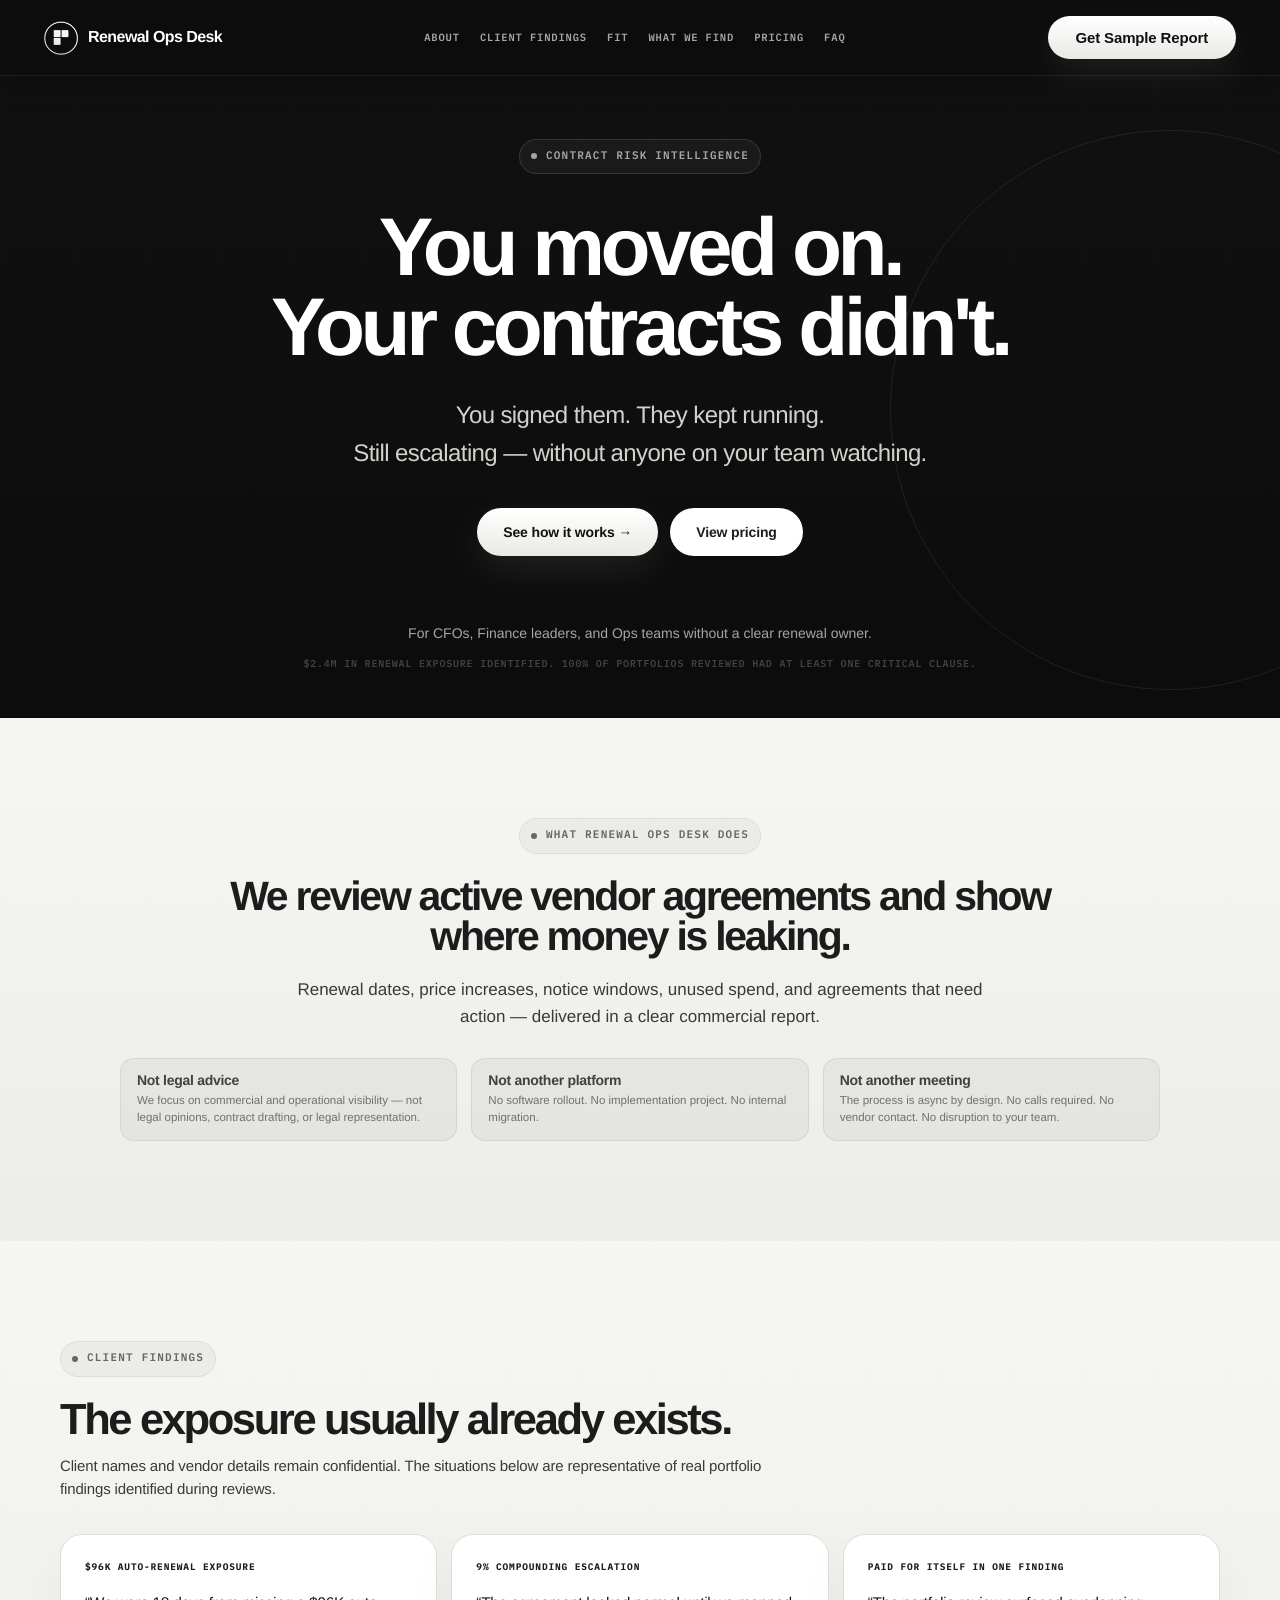
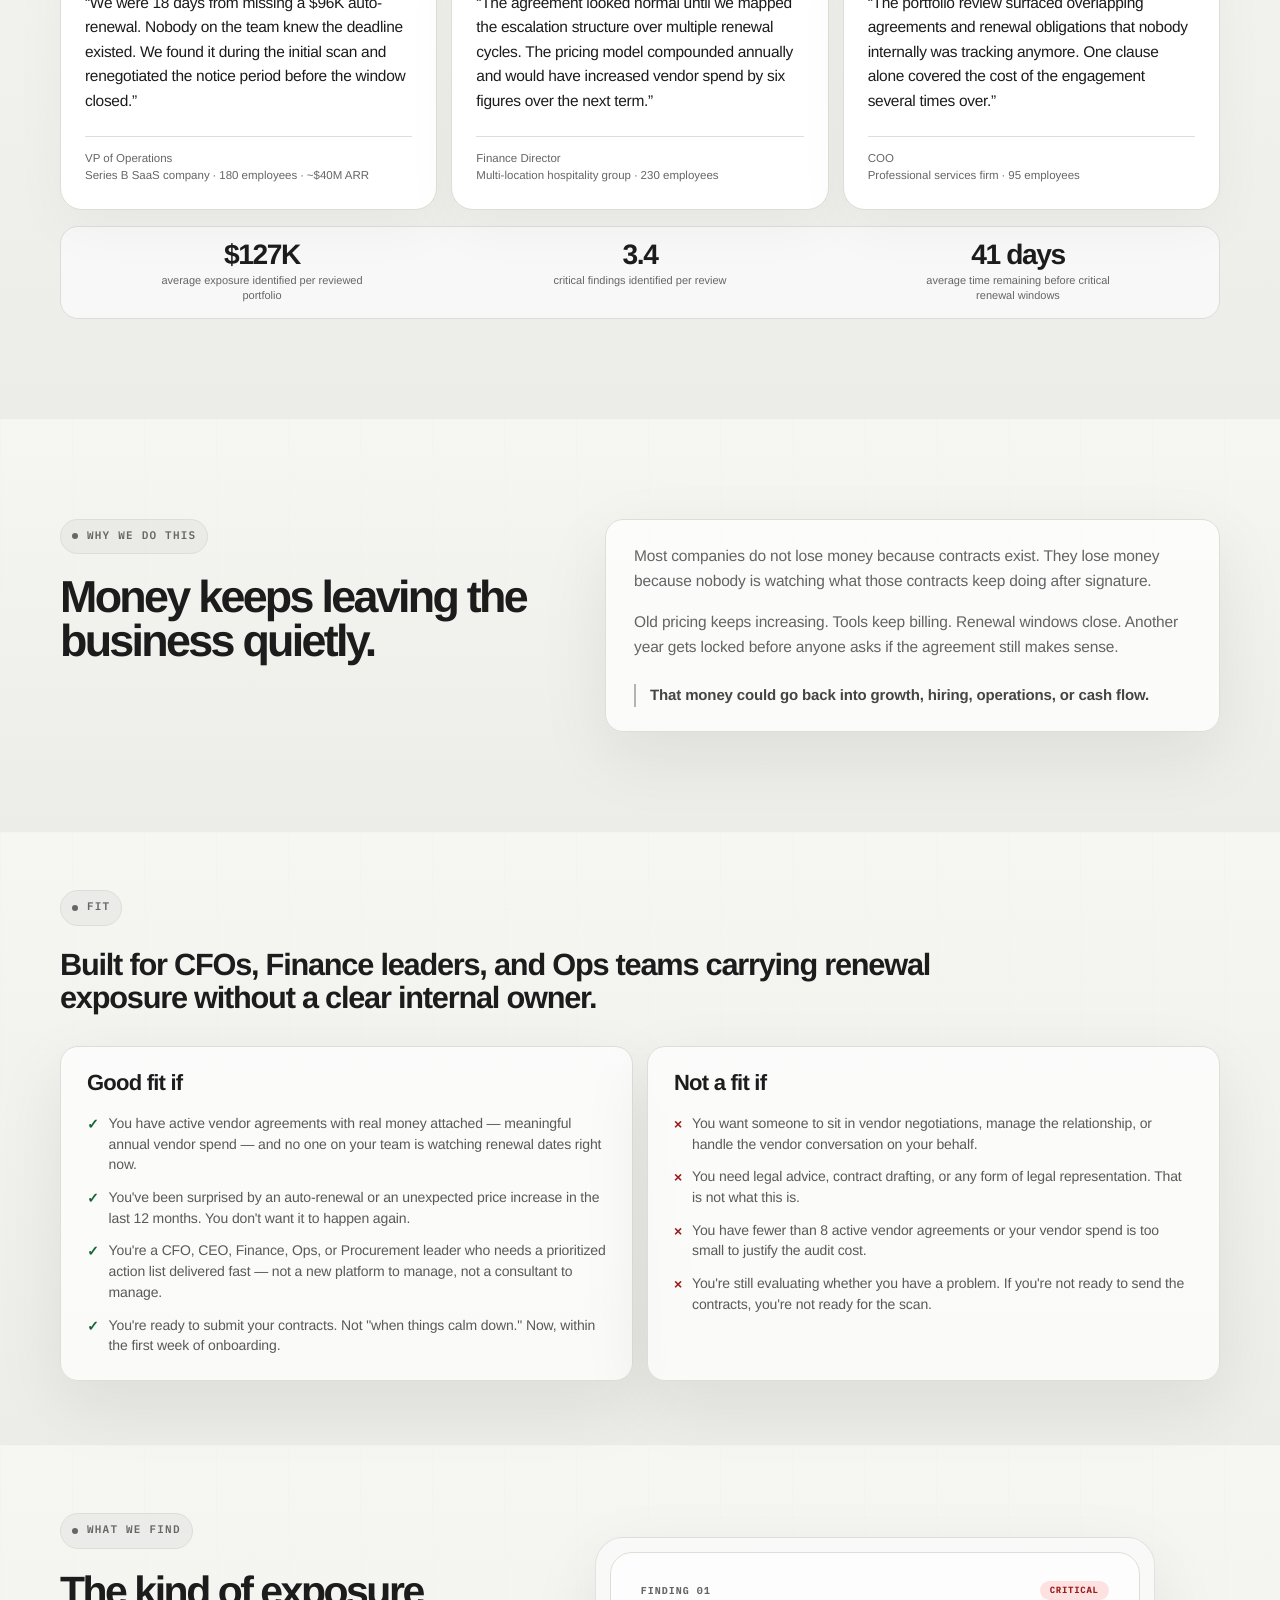
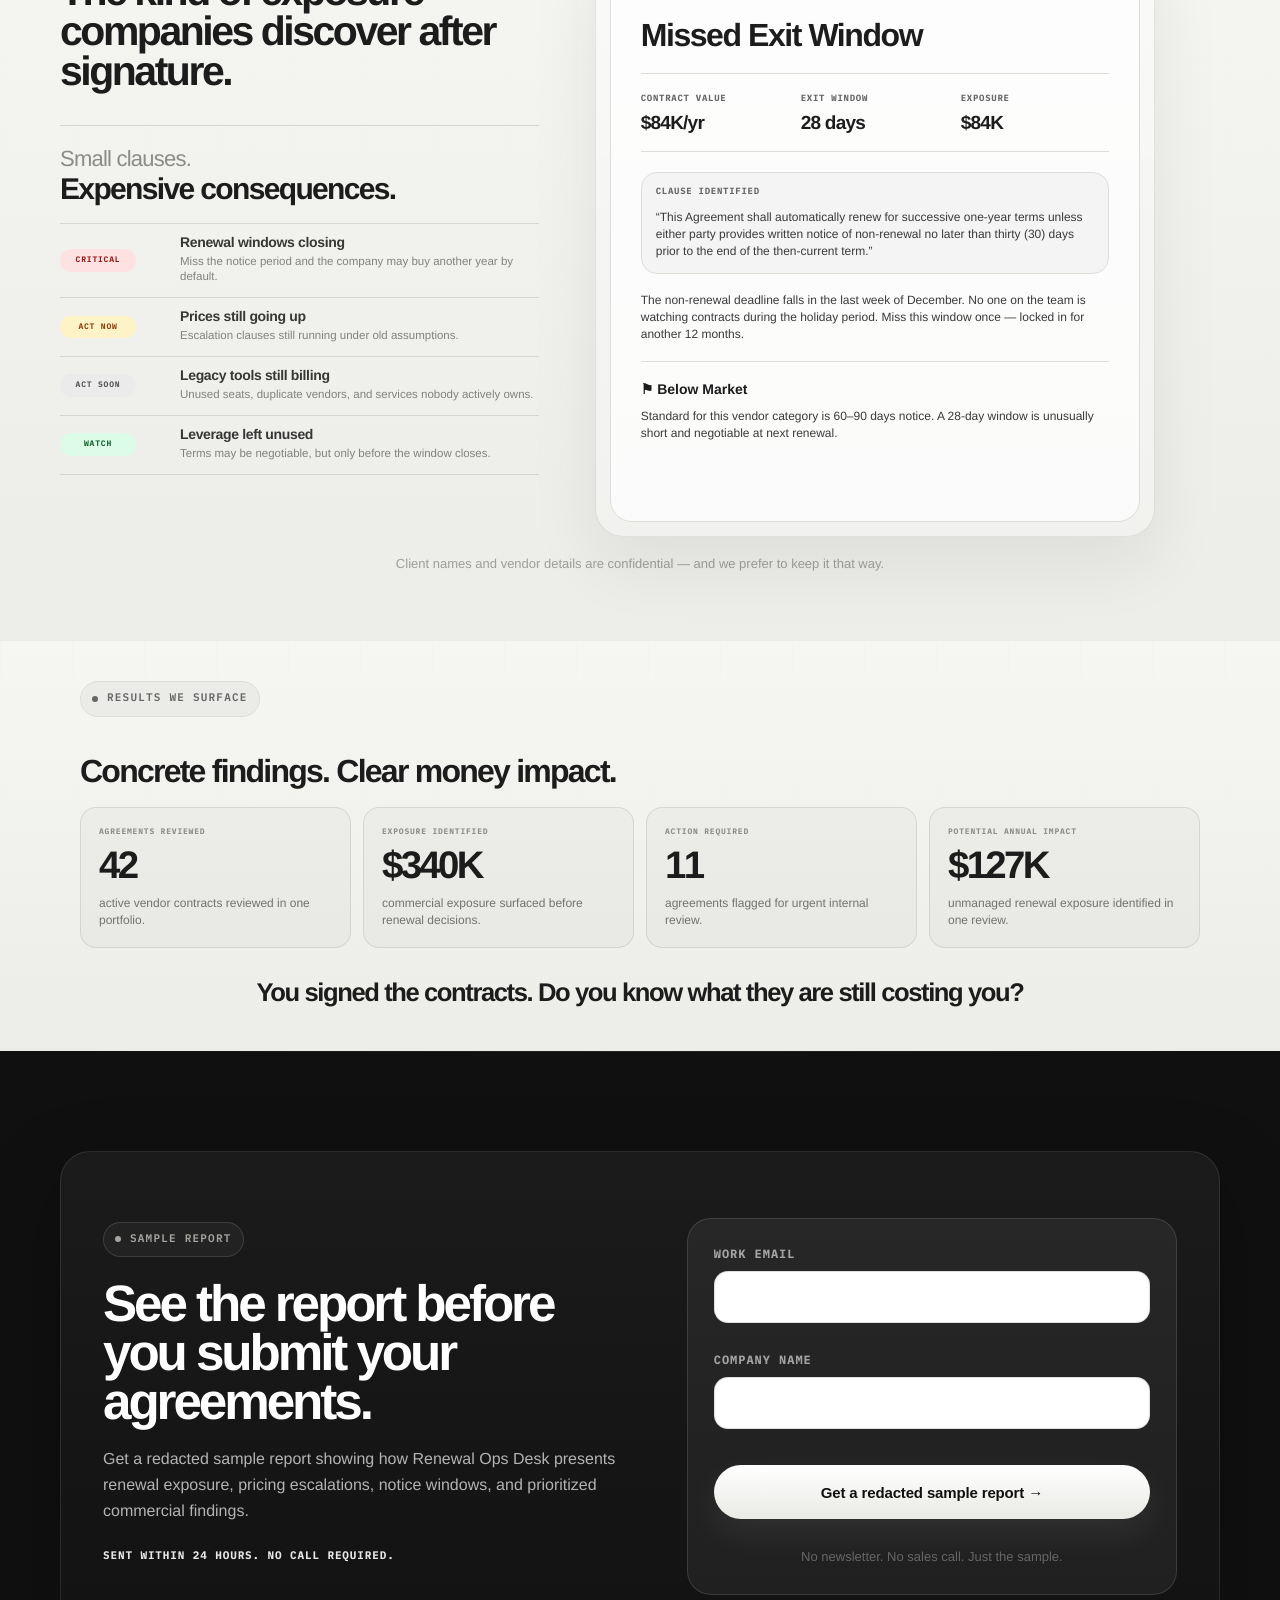
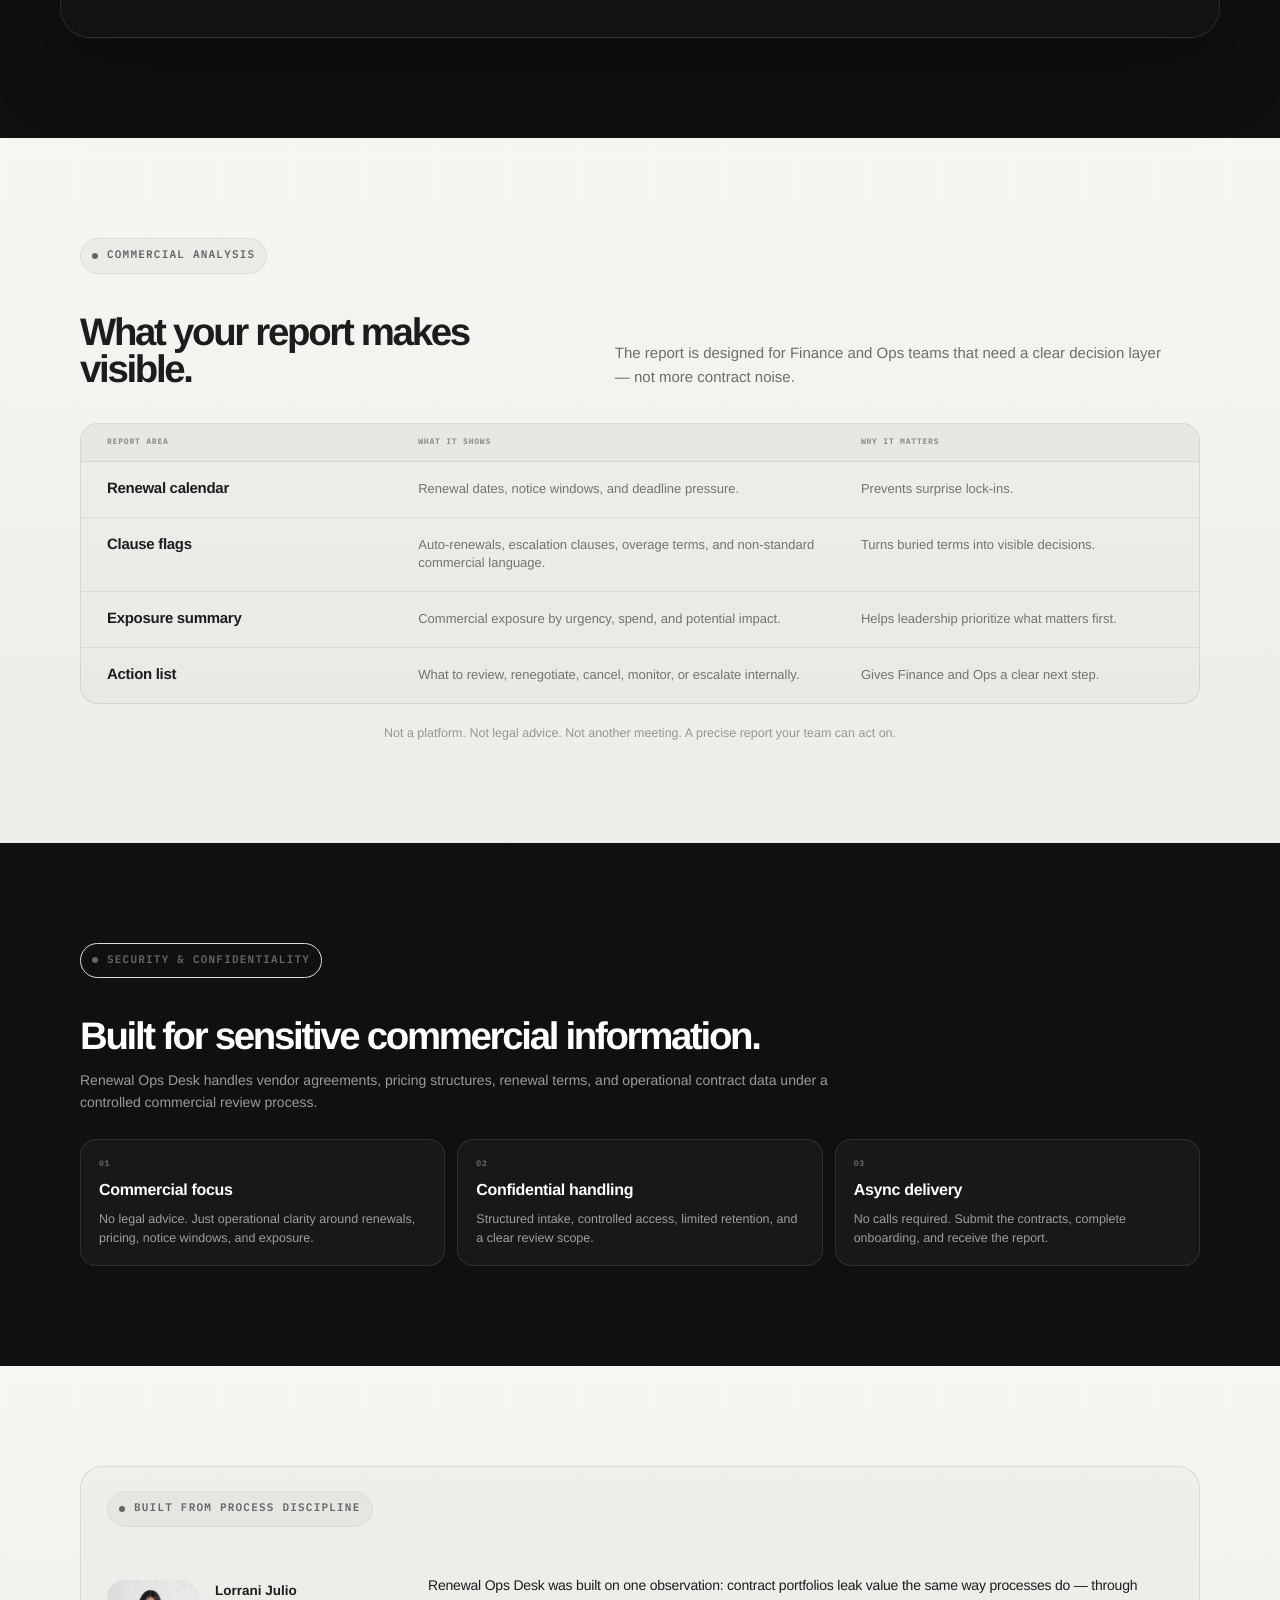
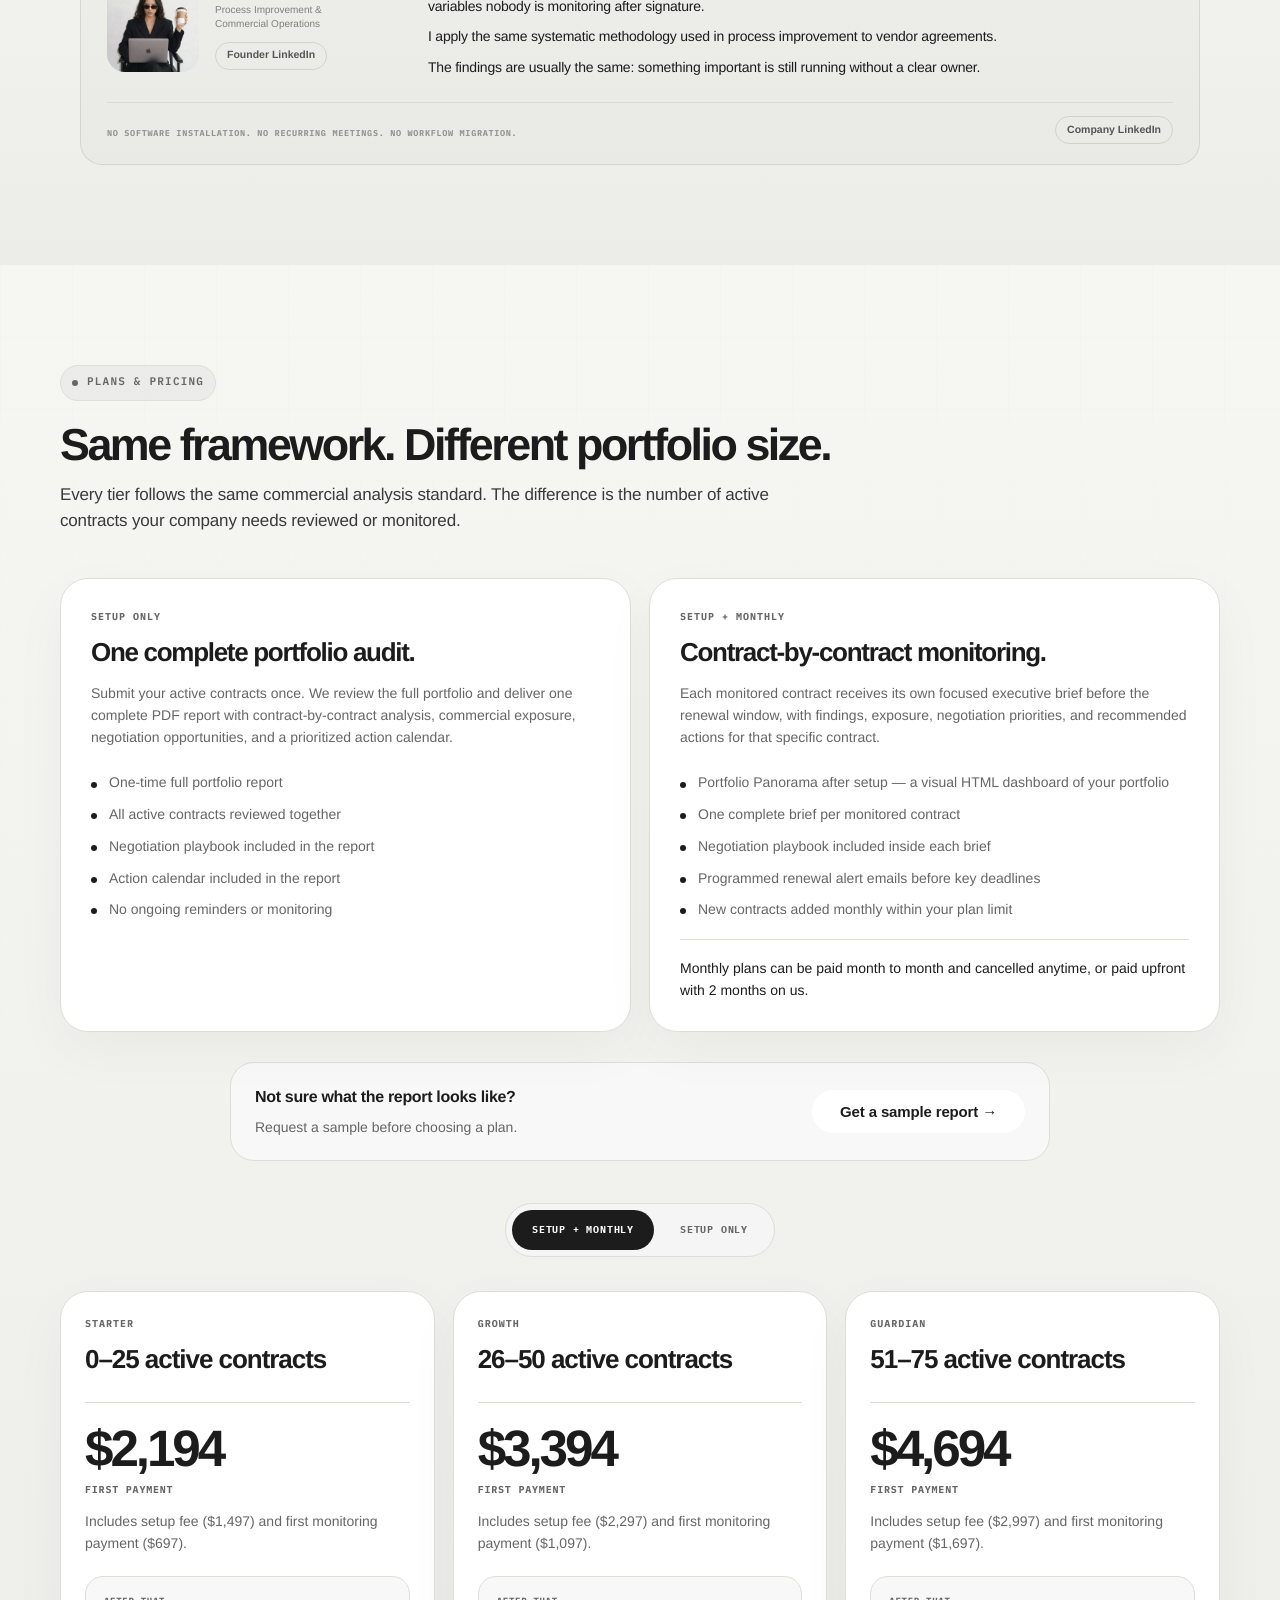
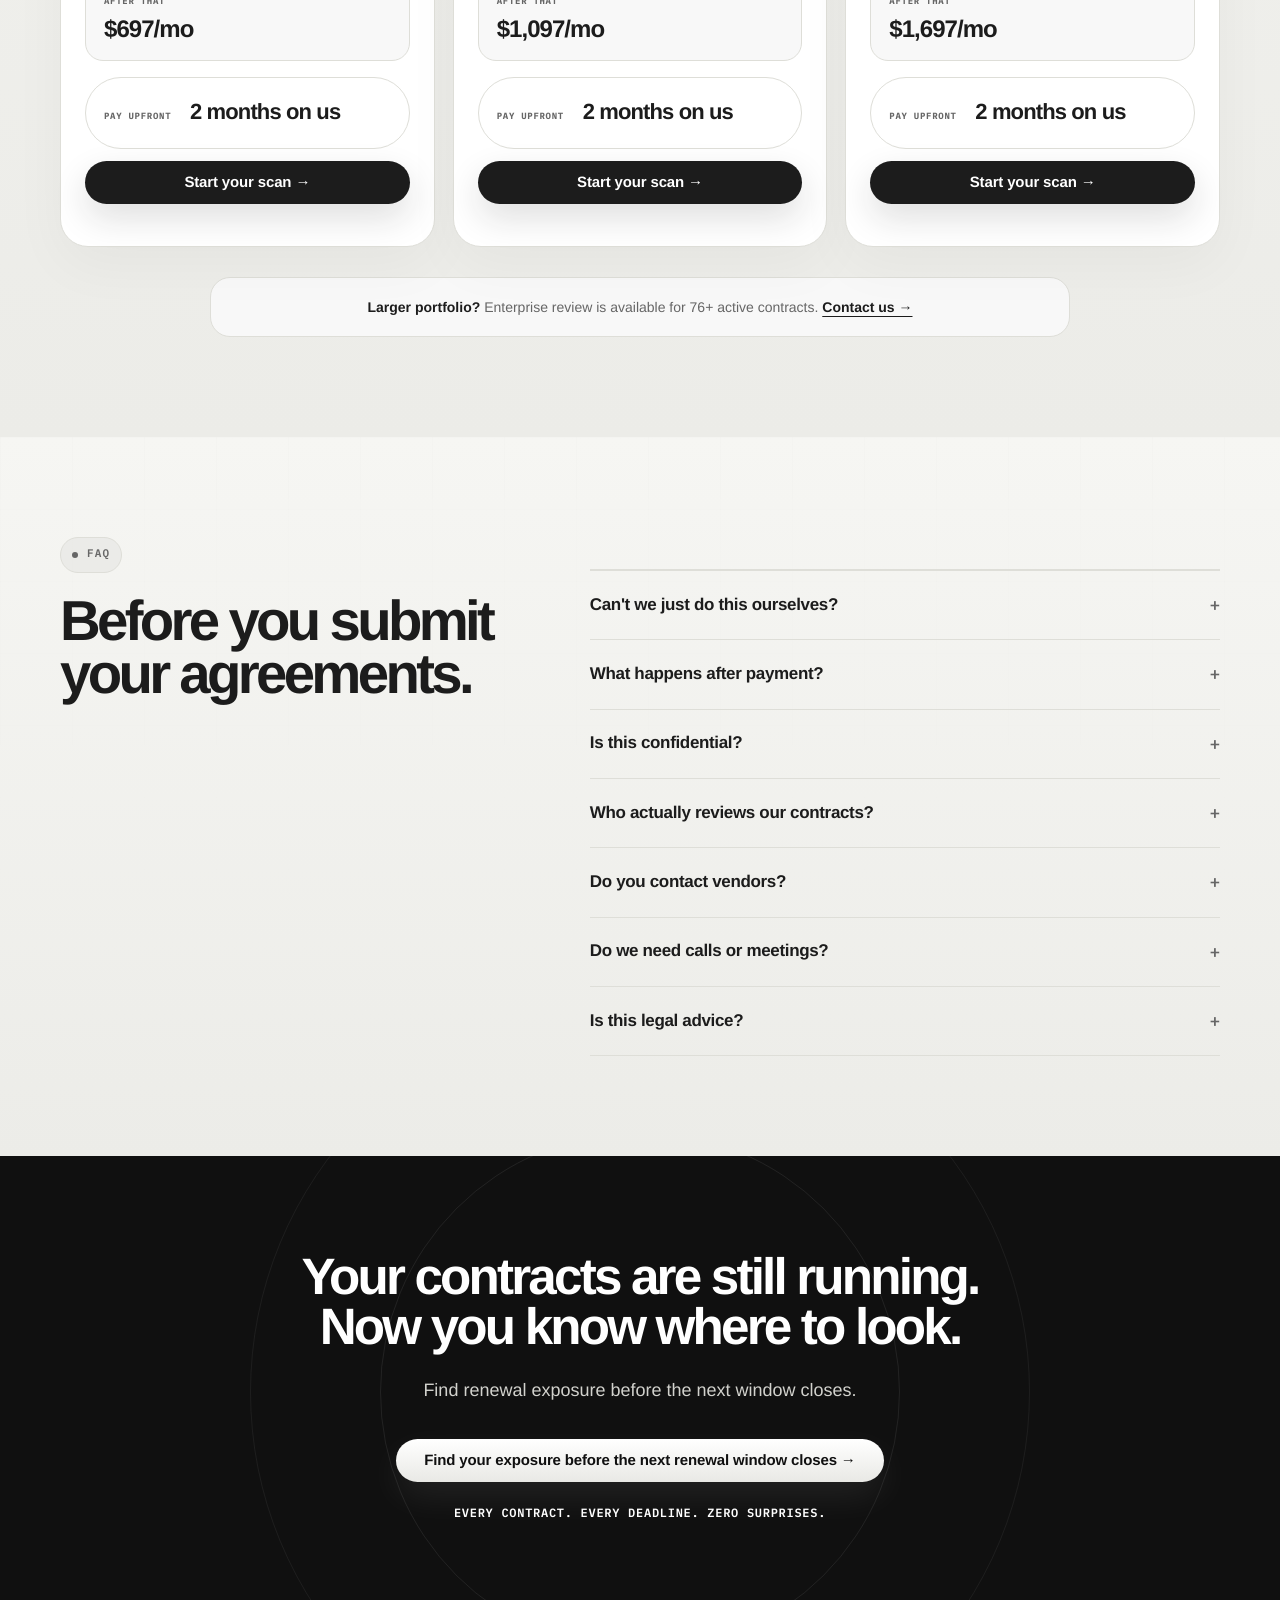
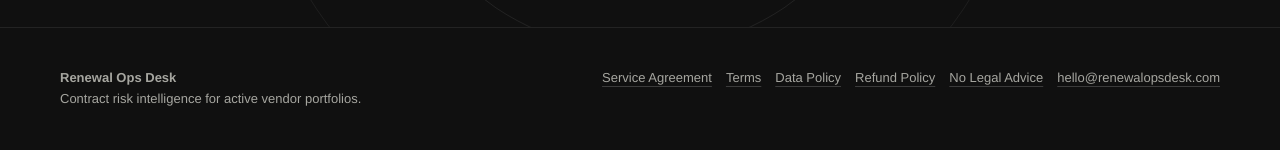
<file: index.html>
<!DOCTYPE html>
<html lang="en">
<head>
  <meta charset="UTF-8" />
 <meta name="viewport" content="width=device-width, initial-scale=1, viewport-fit=cover">

  <title>Renewal Ops Desk | Contract Risk Intelligence</title>
  <meta name="description" content="Renewal Ops Desk helps B2B teams find renewal exposure, pricing escalations, notice windows, and money leaks hidden inside active vendor agreements." />

  <link rel="icon" href="/logo-mark.png" type="image/png" />
  <link rel="apple-touch-icon" href="/logo-mark.png" />
 <link rel="stylesheet" href="/styles.css">
<link rel="stylesheet" href="/mobile.css" media="screen and (max-width: 768px)">
</head>

<body>
<nav class="nav">
  <a href="/" class="brand" aria-label="Renewal Ops Desk home">
    <img class="brand-mark" src="/logo-mark.png" alt="Renewal Ops Desk logo" />
    <span>Renewal Ops Desk</span>
  </a>

  <div class="nav-links">
    <a href="#about">About</a>
    <a href="#proof">Client Findings</a>
    <a href="#fit">Fit</a>
    <a href="#findings">What We Find</a>
    <a href="#pricing">Pricing</a>
    <a href="#faq">FAQ</a>

    <button class="mobile-nav-cta sample-modal-trigger" type="button">
      Get Sample Report
    </button>
  </div>

  <button class="btn btn-primary nav-desktop-cta sample-modal-trigger" type="button">
    Get Sample Report
  </button>

  <button class="mobile-menu-toggle" type="button" aria-label="Open menu">
    <span></span>
  </button>
</nav>

  <main>

  <!-- HERO -->
<section class="hero">
  <div class="container hero-centered">
    <div class="badge">Contract Risk Intelligence</div>

    <h1>You moved on.<br />Your contracts didn't.</h1>

    <p class="hero-subheadline">
      You signed them. They kept running.<br />
      Still escalating — without anyone on your team watching.
    </p>

    <div class="hero-actions">
      <a class="btn btn-primary" href="#about">See how it works →</a>
      <a class="btn btn-secondary" href="#pricing">View pricing</a>
    </div>

    <p class="secondary-line">
      For CFOs, Finance leaders, and Ops teams without a clear renewal owner.
    </p>

    <p class="hero-metrics-line">
      $2.4M in renewal exposure identified. 100% of portfolios reviewed had at least one critical clause.
    </p>
  </div>
</section>

    <!-- ABOUT COMPACT -->
<section class="section light about-compact" id="about">
  <div class="container">
    <div class="compact-intro">
      <div class="eyebrow">What Renewal Ops Desk does</div>

      <h2>
        We review active vendor agreements and show where money is leaking.
      </h2>

      <p>
        Renewal dates, price increases, notice windows, unused spend, and agreements that need action — delivered in a clear commercial report.
      </p>
    </div>

    <div class="about-service-cards">
      <article class="about-service-card light-card">
        <h3>Not legal advice</h3>
        <p>
          We focus on commercial and operational visibility — not legal opinions, contract drafting, or legal representation.
        </p>
      </article>

      <article class="about-service-card light-card">
        <h3>Not another platform</h3>
        <p>
          No software rollout. No implementation project. No internal migration.
        </p>
      </article>

      <article class="about-service-card light-card">
        <h3>Not another meeting</h3>
        <p>
          The process is async by design. No calls required. No vendor contact. No disruption to your team.
        </p>
      </article>
    </div>
  </div>
</section>

   <!-- TESTIMONIALS / SOCIAL PROOF -->
<section class="section light proof-section" id="proof">
  <div class="container">
    <div class="section-head centered">
      <span class="eyebrow">CLIENT FINDINGS</span>

      <h2 class="section-title">
        The exposure usually already exists.
      </h2>

      <p class="section-lead">
        Client names and vendor details remain confidential. The situations below are representative of real portfolio findings identified during reviews.
      </p>
    </div>

    <div class="proof-grid">
      <!-- CARD 1 -->

      <article class="proof-card">
        <div class="proof-amount">
          $96K auto-renewal exposure
        </div>

        <blockquote>
          “We were 18 days from missing a $96K auto-renewal. Nobody on the team knew the deadline existed. We found it during the initial scan and renegotiated the notice period before the window closed.”
        </blockquote>

        <div class="proof-meta">
          VP of Operations<br>
          Series B SaaS company · 180 employees · ~$40M ARR
        </div>
      </article>

      <!-- CARD 2 -->

      <article class="proof-card">
        <div class="proof-amount">
          9% compounding escalation
        </div>

        <blockquote>
          “The agreement looked normal until we mapped the escalation structure over multiple renewal cycles. The pricing model compounded annually and would have increased vendor spend by six figures over the next term.”
        </blockquote>

        <div class="proof-meta">
          Finance Director<br>
          Multi-location hospitality group · 230 employees
        </div>
      </article>

      <!-- CARD 3 -->

      <article class="proof-card">
        <div class="proof-amount">
          Paid for itself in one finding
        </div>

        <blockquote>
          “The portfolio review surfaced overlapping agreements and renewal obligations that nobody internally was tracking anymore. One clause alone covered the cost of the engagement several times over.”
        </blockquote>

        <div class="proof-meta">
          COO<br>
          Professional services firm · 95 employees
        </div>
      </article>
    </div>

    <!-- AGGREGATE PROOF -->

    <div class="proof-stats">
      <div class="proof-stat">
        <strong>$127K</strong>
        <span>average exposure identified per reviewed portfolio</span>
      </div>

      <div class="proof-stat">
        <strong>3.4</strong>
        <span>critical findings identified per review</span>
      </div>

      <div class="proof-stat">
        <strong>41 days</strong>
        <span>average time remaining before critical renewal windows</span>
      </div>
    </div>
  </div>
</section>

  <!-- WHY WE DO THIS -->
<section class="section light why-section" id="why">
  <div class="container">
    <div class="split">
      <div>
        <div class="eyebrow">Why we do this</div>
        <h2 class="section-title">
          Money keeps leaving the business quietly.
        </h2>
      </div>

      <div class="statement-card light-card">
        <p>
          Most companies do not lose money because contracts exist. They lose money because nobody is watching what those contracts keep doing after signature.
        </p>

        <p>
          Old pricing keeps increasing. Tools keep billing. Renewal windows close. Another year gets locked before anyone asks if the agreement still makes sense.
        </p>

        <div class="closing-statement">
          That money could go back into growth, hiring, operations, or cash flow.
        </div>
      </div>
    </div>
  </div>
</section>

    <!-- FIT -->
<section class="section light" id="fit">
  <div class="container">
    <div class="section-header">
      <div class="eyebrow">Fit</div>
      <h2 class="section-title">
        Built for CFOs, Finance leaders, and Ops teams carrying renewal exposure without a clear internal owner.
      </h2>
    </div>

    <div class="grid-2 fit-scroll-grid">
      <article class="fit-card light-card">
        <h3>Good fit if</h3>
        <ul class="fit-list good">
          <li>You have active vendor agreements with real money attached — meaningful annual vendor spend — and no one on your team is watching renewal dates right now.</li>
          <li>You've been surprised by an auto-renewal or an unexpected price increase in the last 12 months. You don't want it to happen again.</li>
          <li>You're a CFO, CEO, Finance, Ops, or Procurement leader who needs a prioritized action list delivered fast — not a new platform to manage, not a consultant to manage.</li>
          <li>You're ready to submit your contracts. Not "when things calm down." Now, within the first week of onboarding.</li>
        </ul>
      </article>

      <article class="fit-card light-card">
        <h3>Not a fit if</h3>
        <ul class="fit-list bad">
          <li>You want someone to sit in vendor negotiations, manage the relationship, or handle the vendor conversation on your behalf.</li>
          <li>You need legal advice, contract drafting, or any form of legal representation. That is not what this is.</li>
          <li>You have fewer than 8 active vendor agreements or your vendor spend is too small to justify the audit cost.</li>
          <li>You're still evaluating whether you have a problem. If you're not ready to send the contracts, you're not ready for the scan.</li>
        </ul>
      </article>
    </div>
  </div>
</section>

<!-- WHAT WE FIND -->
<section class="section light what-we-find-section" id="findings">
  <div class="container">
    <div class="what-find-layout refined">

      <div class="what-find-left">
        <div class="eyebrow">What we find</div>

        <h2 class="section-title">
          The kind of exposure companies discover after signature.
        </h2>

        <h3 class="risk-table-title">
          <span>Small clauses.</span>
          <strong>Expensive consequences.</strong>
        </h3>

        <div class="risk-mini-table">
          <div class="risk-mini-row">
            <span class="risk-label critical">Critical</span>
            <strong>Renewal windows closing</strong>
            <p>Miss the notice period and the company may buy another year by default.</p>
          </div>

          <div class="risk-mini-row">
            <span class="risk-label now">Act Now</span>
            <strong>Prices still going up</strong>
            <p>Escalation clauses still running under old assumptions.</p>
          </div>

          <div class="risk-mini-row">
            <span class="risk-label soon">Act Soon</span>
            <strong>Legacy tools still billing</strong>
            <p>Unused seats, duplicate vendors, and services nobody actively owns.</p>
          </div>

          <div class="risk-mini-row">
            <span class="risk-label watch">Watch</span>
            <strong>Leverage left unused</strong>
            <p>Terms may be negotiable, but only before the window closes.</p>
          </div>
        </div>
      </div>

      <div class="report-frame">

        <div class="report-sample-scroll" id="reportCarousel">

          <!-- FINDING 01 -->
          <article class="finding-card light-card">
            <div class="finding-top">
              <span>Finding 01</span>
              <div class="finding-level critical">Critical</div>
            </div>

            <h3>Missed Exit Window</h3>

            <div class="finding-metrics">
              <div>
                <small>Contract value</small>
                <strong>$84K/yr</strong>
              </div>

              <div>
                <small>Exit window</small>
                <strong>28 days</strong>
              </div>

              <div>
                <small>Exposure</small>
                <strong>$84K</strong>
              </div>
            </div>

            <div class="finding-clause">
              <small>Clause identified</small>
              <p>
                “This Agreement shall automatically renew for successive one-year terms unless either party provides written notice of non-renewal no later than thirty (30) days prior to the end of the then-current term.”
              </p>
            </div>

            <p class="finding-analysis">
              The non-renewal deadline falls in the last week of December. No one on the team is watching contracts during the holiday period. Miss this window once — locked in for another 12 months.
            </p>

            <div class="finding-flag">
              <strong>⚑ Below Market</strong>
              <p>
                Standard for this vendor category is 60–90 days notice. A 28-day window is unusually short and negotiable at next renewal.
              </p>
            </div>
          </article>

          <!-- FINDING 02 -->
          <article class="finding-card light-card">
            <div class="finding-top">
              <span>Finding 02</span>
              <div class="finding-level now">Act Now</div>
            </div>

            <h3>Uncapped Price Escalation</h3>

            <div class="finding-metrics">
              <div>
                <small>Contract value</small>
                <strong>$52K/yr</strong>
              </div>

              <div>
                <small>Annual increase</small>
                <strong>+8%</strong>
              </div>

              <div>
                <small>3-yr exposure</small>
                <strong>$43K</strong>
              </div>
            </div>

            <div class="finding-clause">
              <small>Clause identified</small>
              <p>
                “Fees shall increase annually at the greater of 8% or the percentage change in the Consumer Price Index for the preceding calendar year, with no maximum cap on such increases.”
              </p>
            </div>

            <p class="finding-analysis">
              At 8% compounded over 3 years, this contract goes from $52K to $65K annually. The finance team approved the initial price. Nobody approved the escalation.
            </p>

            <div class="finding-flag">
              <strong>⚑ Missing Protection</strong>
              <p>
                A 3–5% annual cap is standard in SaaS agreements of this size. This language is renegotiable at renewal.
              </p>
            </div>
          </article>

          <!-- FINDING 03 -->
          <article class="finding-card light-card">
            <div class="finding-top">
              <span>Finding 03</span>
              <div class="finding-level soon">Act Soon</div>
            </div>

            <h3>Overage Clause in Exhibit B</h3>

            <div class="finding-metrics">
              <div>
                <small>Base contract</small>
                <strong>$38K/yr</strong>
              </div>

              <div>
                <small>Overage rate</small>
                <strong>$28/seat</strong>
              </div>

              <div>
                <small>Potential add.</small>
                <strong>$33K/yr</strong>
              </div>
            </div>

            <div class="finding-clause">
              <small>Clause identified</small>
              <p>
                “Usage in excess of the contracted seat count shall be billed monthly at the overage rate set forth in Exhibit B.”
              </p>
            </div>

            <p class="finding-analysis">
              The MSA shows $38K. Exhibit B — not included in the original submission — sets overage at $28/seat/month above 500 users.
            </p>

            <div class="finding-flag">
              <strong>⚑ Document Gap</strong>
              <p>
                Exhibit B was referenced but not submitted. Full exposure cannot be confirmed without it.
              </p>
            </div>
          </article>

          <!-- FINDING 04 -->
          <article class="finding-card light-card">
            <div class="finding-top">
              <span>Finding 04</span>
              <div class="finding-level soon">Act Soon</div>
            </div>

            <h3>SLA Credit Is Sole Remedy</h3>

            <div class="finding-metrics">
              <div>
                <small>Contract value</small>
                <strong>$96K/yr</strong>
              </div>

              <div>
                <small>Max SLA credit</small>
                <strong>5%/mo</strong>
              </div>

              <div>
                <small>Max payout</small>
                <strong>$400</strong>
              </div>
            </div>

            <div class="finding-clause">
              <small>Clause identified</small>
              <p>
                “Client's sole and exclusive remedy shall be a service credit not to exceed 5% of the monthly fee.”
              </p>
            </div>

            <p class="finding-analysis">
              A platform outage lasting 4 hours costs this vendor $400 in credits — regardless of actual business impact.
            </p>

            <div class="finding-flag">
              <strong>⚑ Below Market</strong>
              <p>
                Infrastructure contracts at this value typically carry SLA credits of 10–30%.
              </p>
            </div>
          </article>

        </div>
      </div>

    </div>

    <p class="what-find-footnote">
      Client names and vendor details are confidential — and we prefer to keep it that way.
    </p>
  </div>
</section>
    

<!-- RESULTS WE SURFACE -->
<section class="section light results-section" id="results">
  <div class="container">
    <div class="results-compact-v3">
      <div class="results-header-v3">
        <div class="eyebrow">Results we surface</div>

        <h2>
          Concrete findings. Clear money impact.
        </h2>
      </div>

      <div class="results-grid-v3">
        <article>
          <small>Agreements reviewed</small>
          <strong>42</strong>
          <span>active vendor contracts reviewed in one portfolio.</span>
        </article>

        <article>
          <small>Exposure identified</small>
          <strong>$340K</strong>
          <span>commercial exposure surfaced before renewal decisions.</span>
        </article>

        <article>
          <small>Action required</small>
          <strong>11</strong>
          <span>agreements flagged for urgent internal review.</span>
        </article>

        <article>
          <small>Potential annual impact</small>
          <strong>$127K</strong>
          <span>unmanaged renewal exposure identified in one review.</span>
        </article>
      </div>

      <p class="results-question-v3">
        You signed the contracts. <strong>Do you know what they are still costing you?</strong>
      </p>
    </div>
  </div>
</section>

<!-- SAMPLE REPORT LEAD MAGNET -->
<section class="section dark sample-report-section" id="sample-report">
  <div class="container">
    <div class="sample-report-lead">

      <div class="sample-report-copy">
        <div class="eyebrow">Sample report</div>

        <h2>
          See the report before you submit your agreements.
        </h2>

        <p>
          Get a redacted sample report showing how Renewal Ops Desk presents renewal exposure, pricing escalations, notice windows, and prioritized commercial findings.
        </p>

        <span class="sample-context">
          Sent within 24 hours. No call required.
        </span>
      </div>

      <form class="sample-report-form" id="sampleLeadFormInline">
        <div class="form-field">
          <label for="sampleInlineEmail">Work email</label>
          <input
            id="sampleInlineEmail"
            name="email"
            type="email"
            placeholder="name@company.com"
            required
          />
        </div>

        <div class="form-field">
          <label for="sampleInlineCompany">Company name</label>
          <input
            id="sampleInlineCompany"
            name="company"
            type="text"
            placeholder="Company name"
            required
          />
        </div>

        <button class="btn btn-primary sample-form-btn" type="submit">
          Get a redacted sample report →
        </button>

        <p class="sample-form-note">
          No newsletter. No sales call. Just the sample.
        </p>
      </form>

    </div>
  </div>
</section>

<!-- COMMERCIAL ANALYSIS -->
<section class="section light analysis-section" id="analysis">
  <div class="container">

    <div class="analysis-header-v3">
      <div>
        <div class="eyebrow">Commercial analysis</div>

        <h2>
          What your report makes visible.
        </h2>
      </div>

      <p>
        The report is designed for Finance and Ops teams that need a clear decision layer — not more contract noise.
      </p>
    </div>

    <div class="analysis-table-v4">
      <div class="analysis-row-v4 analysis-head-v4">
        <span>Report area</span>
        <span>What it shows</span>
        <span>Why it matters</span>
      </div>

      <div class="analysis-row-v4">
        <strong>Renewal calendar</strong>
        <p>Renewal dates, notice windows, and deadline pressure.</p>
        <p>Prevents surprise lock-ins.</p>
      </div>

      <div class="analysis-row-v4">
        <strong>Clause flags</strong>
        <p>Auto-renewals, escalation clauses, overage terms, and non-standard commercial language.</p>
        <p>Turns buried terms into visible decisions.</p>
      </div>

      <div class="analysis-row-v4">
        <strong>Exposure summary</strong>
        <p>Commercial exposure by urgency, spend, and potential impact.</p>
        <p>Helps leadership prioritize what matters first.</p>
      </div>

      <div class="analysis-row-v4">
        <strong>Action list</strong>
        <p>What to review, renegotiate, cancel, monitor, or escalate internally.</p>
        <p>Gives Finance and Ops a clear next step.</p>
      </div>
    </div>

    <p class="analysis-note-v3">
      Not a platform. Not legal advice. Not another meeting. A precise report your team can act on.
    </p>

  </div>
</section>
    
  <!-- SECURITY & CONFIDENTIALITY -->
<section class="section light security-section" id="confidentiality">
  <div class="container">

    <div class="security-header">
      <div class="eyebrow">Security & confidentiality</div>

      <h2>
        Built for sensitive commercial information.
      </h2>

      <p>
        Renewal Ops Desk handles vendor agreements, pricing structures, renewal terms, and operational contract data under a controlled commercial review process.
      </p>
    </div>

    <div class="security-grid">

      <article class="security-card">
        <span>01</span>

        <strong>Commercial focus</strong>

        <p>
          No legal advice. Just operational clarity around renewals, pricing, notice windows, and exposure.
        </p>
      </article>

      <article class="security-card">
        <span>02</span>

        <strong>Confidential handling</strong>

        <p>
          Structured intake, controlled access, limited retention, and a clear review scope.
        </p>
      </article>

      <article class="security-card">
        <span>03</span>

        <strong>Async delivery</strong>

        <p>
          No calls required. Submit the contracts, complete onboarding, and receive the report.
        </p>
      </article>

    </div>

  </div>
</section>

<!-- METHODOLOGY / FOUNDER -->
<section class="section light methodology-section" id="methodology">
  <div class="container">
    <div class="methodology-frame">

      <div class="methodology-top">
        <div class="eyebrow">Built from process discipline</div>
      </div>

      <div class="methodology-main">
        <div class="methodology-founder">
          <img src="/founder-photo.png" alt="Lorrani Julio" />

          <div>
            <strong>Lorrani Julio</strong>
            <span>Process Improvement & Commercial Operations</span>

            <div class="methodology-links">
              <a href="https://www.linkedin.com/in/lohani-j/" target="_blank" rel="noopener noreferrer">Founder LinkedIn</a>
              <a href="https://www.linkedin.com/company/renewal-ops-desk/?viewAsMember=true" target="_blank" rel="noopener noreferrer">Company LinkedIn</a>
            </div>
          </div>
        </div>

        <div class="methodology-quote">
          <p>
            Renewal Ops Desk was built on one observation: contract portfolios leak value the same way processes do — through variables nobody is monitoring after signature.
          </p>

          <p>
            I apply the same systematic methodology used in process improvement to vendor agreements.
          </p>

          <p>
            The findings are usually the same: something important is still running without a clear owner.
          </p>
        </div>
      </div>

      <div class="methodology-footer">
        <span>No software installation. No recurring meetings. No workflow migration.</span>
      </div>

    </div>
  </div>
</section>

    
    <!-- PLANS / PRICING -->
<section class="section light pricing-section" id="pricing">
  <div class="container">
    <div class="section-head centered">
      <span class="eyebrow">PLANS & PRICING</span>
      <h2 class="section-title">Same framework. Different portfolio size.</h2>
      <p class="section-lead">
        Every tier follows the same commercial analysis standard. The difference is the number of active contracts your company needs reviewed or monitored.
      </p>
    </div>

    <div class="plan-model-grid">
      <article class="plan-model-card">
        <span class="plan-model-label">SETUP ONLY</span>
        <h3>One complete portfolio audit.</h3>
        <p>
          Submit your active contracts once. We review the full portfolio and deliver one complete PDF report with contract-by-contract analysis, commercial exposure, negotiation opportunities, and a prioritized action calendar.
        </p>
        <ul>
          <li>One-time full portfolio report</li>
          <li>All active contracts reviewed together</li>
          <li>Negotiation playbook included in the report</li>
          <li>Action calendar included in the report</li>
          <li>No ongoing reminders or monitoring</li>
        </ul>
      </article>

      <article class="plan-model-card">
        <span class="plan-model-label">SETUP + MONTHLY</span>
        <h3>Contract-by-contract monitoring.</h3>
        <p>
          Each monitored contract receives its own focused executive brief before the renewal window, with findings, exposure, negotiation priorities, and recommended actions for that specific contract.
        </p>
        <ul>
          <li>Portfolio Panorama after setup — a visual HTML dashboard of your portfolio</li>
          <li>One complete brief per monitored contract</li>
          <li>Negotiation playbook included inside each brief</li>
          <li>Programmed renewal alert emails before key deadlines</li>
          <li>New contracts added monthly within your plan limit</li>
        </ul>
        <p class="monthly-note">
          Monthly plans can be paid month to month and cancelled anytime, or paid upfront with 2 months on us.
        </p>
      </article>
    </div>

    <div class="sample-report-cta">
      <div>
        <span>Not sure what the report looks like?</span>
        <p>Request a sample before choosing a plan.</p>
      </div>

  <button
  type="button"
  class="btn btn-secondary sample-modal-trigger"
>
  Get a sample report →
</button>
    </div>

    <div class="pricing-tabs" role="tablist" aria-label="Pricing options">
      <button class="pricing-tab active" data-pricing-tab="monthly" type="button">
        Setup + Monthly
      </button>

      <button class="pricing-tab" data-pricing-tab="setup" type="button">
        Setup Only
      </button>
    </div>

    <!-- SETUP + MONTHLY -->
    <div class="pricing-grid pricing-panel active" data-pricing-panel="monthly">
      <article class="pricing-card">
        <span class="plan-label">Starter</span>
        <h3>0–25 active contracts</h3>

        <div class="price-block monthly-price-block">
          <strong>$2,194</strong>
          <span>first payment</span>

          <p class="first-payment-note">
            Includes setup fee ($1,497) and first monitoring payment ($697).
          </p>

          <div class="after-payment-box">
            <small>After that</small>
            <b>$697/mo</b>
          </div>

        <a class="annual-pill" href="#">
  <span>Pay upfront</span>
  <strong>2 months on us</strong>
</a>

        <a class="btn btn-primary pricing-btn" href="https://buy.stripe.com/fZu00b27P8n33iG9cm8EM06">
          Start your scan →
        </a>
      </article>

      <article class="pricing-card">
        <span class="plan-label">Growth</span>
        <h3>26–50 active contracts</h3>

        <div class="price-block monthly-price-block">
          <strong>$3,394</strong>
          <span>first payment</span>

          <p class="first-payment-note">
            Includes setup fee ($2,297) and first monitoring payment ($1,097).
          </p>

          <div class="after-payment-box">
            <small>After that</small>
            <b>$1,097/mo</b>
          </div>

         <a class="annual-pill" href="#">
  <span>Pay upfront</span>
  <strong>2 months on us</strong>
</a>

        <a class="btn btn-primary pricing-btn" href="https://buy.stripe.com/6oU8wHcMt1YFaL83S28EM07">
          Start your scan →
        </a>
      </article>

      <article class="pricing-card">
        <span class="plan-label">Guardian</span>
        <h3>51–75 active contracts</h3>

        <div class="price-block monthly-price-block">
          <strong>$4,694</strong>
          <span>first payment</span>

          <p class="first-payment-note">
            Includes setup fee ($2,997) and first monitoring payment ($1,697).
          </p>

          <div class="after-payment-box">
            <small>After that</small>
            <b>$1,697/mo</b>
          </div>

        <a class="annual-pill" href="#">
  <span>Pay upfront</span>
  <strong>2 months on us</strong>
</a>

        <a class="btn btn-primary pricing-btn" href="https://buy.stripe.com/4gM6oz9Ahavb7yW3S28EM08">
          Start your scan →
        </a>
      </article>
    </div>

    <!-- SETUP ONLY -->
    <div class="pricing-grid pricing-panel" data-pricing-panel="setup">
      <article class="pricing-card setup-only-card">
        <span class="plan-label">Starter</span>
        <h3>0–25 active contracts</h3>

        <div class="price-block">
          <strong>$2,200</strong>
          <span>one-time audit</span>
        </div>

        <a class="btn btn-primary pricing-btn" href="https://buy.stripe.com/cNiaEPaEl8n35qObku8EM00">
          Start your scan →
        </a>
      </article>

      <article class="pricing-card setup-only-card">
        <span class="plan-label">Growth</span>
        <h3>26–50 active contracts</h3>

        <div class="price-block">
          <strong>$3,200</strong>
          <span>one-time audit</span>
        </div>

        <a class="btn btn-primary pricing-btn" href="https://buy.stripe.com/dRm00b5k1cDjg5sagq8EM01">
          Start your scan →
        </a>
      </article>

      <article class="pricing-card setup-only-card">
        <span class="plan-label">Guardian</span>
        <h3>51–75 active contracts</h3>

        <div class="price-block">
          <strong>$4,200</strong>
          <span>one-time audit</span>
        </div>

        <a class="btn btn-primary pricing-btn" href="https://buy.stripe.com/8x27sD5k1bzfbPcbku8EM02">
          Start your scan →
        </a>
      </article>
    </div>

    <div class="enterprise-note">
      <strong>Larger portfolio?</strong>
      Enterprise review is available for 76+ active contracts.
      <a href="mailto:hello@renewalopsdesk.com">Contact us →</a>
    </div>
  </div>
</section>
    
 <!-- FAQ -->
<section class="section light faq-section" id="faq">
  <div class="container">
    <div class="faq-layout">
      <div class="faq-heading">
        <div class="eyebrow">FAQ</div>

        <h2 class="section-title">
          Before you submit your agreements.
        </h2>
      </div>

      <div class="faq-stack">
        <details>
          <summary>Can't we just do this ourselves?</summary>
          <p>
            Yes — if someone has the time, structure, and responsibility to review every agreement, track renewal windows, identify commercial exposure, and follow up before deadlines. Renewal Ops Desk exists for companies where contracts are active, but no one owns the ongoing visibility after signature.
          </p>
        </details>

        <details>
          <summary>What happens after payment?</summary>
          <p>
            After payment, you’ll be directed to onboarding instructions where you submit your agreements and company information. Once the documents are complete, accessible, and organized, Renewal Ops Desk begins the commercial review and prepares your report or monitoring setup based on the plan selected.
          </p>
        </details>

        <details>
          <summary>Is this confidential?</summary>
          <p>
            Yes. Contracts are handled only for the purpose of delivering the service. Renewal Ops Desk does not publish client findings, contact your vendors, or share contract details externally. Confidentiality and document handling are covered in the Service Agreement and Data Policy.
          </p>
        </details>

        <details>
          <summary>Who actually reviews our contracts?</summary>
          <p>
            Renewal Ops Desk reviews agreements under a commercial and operational scope focused on renewal exposure, notice windows, escalation clauses, financial terms, and portfolio visibility.
          </p>
        </details>

        <details>
          <summary>Do you contact vendors?</summary>
          <p>
            No. Renewal Ops Desk does not contact your vendors, renegotiate agreements, send notices, or act on your behalf. The service gives your team visibility, findings, and recommended actions so you can decide what to do internally.
          </p>
        </details>

        <details>
          <summary>Do we need calls or meetings?</summary>
          <p>
            No. The process is designed to be asynchronous. You submit the required information through onboarding, and Renewal Ops Desk delivers the report or monitoring outputs without requiring calls or meetings.
          </p>
        </details>

        <details>
          <summary>Is this legal advice?</summary>
          <p>
            No. Renewal Ops Desk provides commercial and operational contract analysis, not legal advice, legal review, contract drafting, legal representation, or legal opinions. Legal questions should be reviewed with your own attorney.
          </p>
        </details>
      </div>
    </div>
  </div>
</section>

    <!-- FINAL CTA -->
    <section class="final-cta">
      <div class="container">
        <h2 class="section-title">
          Your contracts are still running.<br />
          Now you know where to look.
        </h2>

        <p>
          Find renewal exposure before the next window closes.
        </p>

        <div class="final-actions">
          <a class="btn btn-primary" href="#pricing">
            Find your exposure before the next renewal window closes →
          </a>
        </div>

        <div class="tagline">Every contract. Every deadline. Zero surprises.</div>
      </div>
    </section>

  </main>

  <footer class="footer">
    <div class="container">
      <div>
        <strong>Renewal Ops Desk</strong>
        <p>Contract risk intelligence for active vendor portfolios.</p>
      </div>

      <div class="footer-links">
        <a href="/service-agreement">Service Agreement</a>
        <a href="/terms">Terms</a>
        <a href="/data-policy">Data Policy</a>
        <a href="/refund-cancellation-policy">Refund Policy</a>
        <a href="/no-legal-advice">No Legal Advice</a>
        <a href="mailto:hello@renewalopsdesk.com">hello@renewalopsdesk.com</a>
      </div>
    </div>
  </footer>

<div class="sample-modal" id="sampleModal">
  <div class="sample-modal-backdrop"></div>

  <div class="sample-modal-card">
    <button class="sample-modal-close" type="button" aria-label="Close modal">×</button>

    <div class="eyebrow">Sample report</div>

    <h2>See the report before you submit your agreements.</h2>

    <p>
      Get a redacted sample report showing how Renewal Ops Desk presents renewal exposure, pricing escalations, notice windows, and prioritized commercial findings.
    </p>

    <form class="sample-report-form" id="sampleLeadFormModal">
      <div class="form-field">
        <label for="sampleModalEmail">Work email</label>
        <input id="sampleModalEmail" name="email" type="email" placeholder="name@company.com" required />
      </div>

      <div class="form-field">
        <label for="sampleModalCompany">Company name</label>
        <input id="sampleModalCompany" name="company" type="text" placeholder="Company name" required />
      </div>

      <button class="btn btn-primary sample-form-btn" type="submit">
        Get sample report →
      </button>

      <p class="sample-form-note">Sent within 24 hours. No call required.</p>
    </form>
  </div>
</div>
  
 <script src="/nav.js"></script>
  
  </body>
</html>
</file>
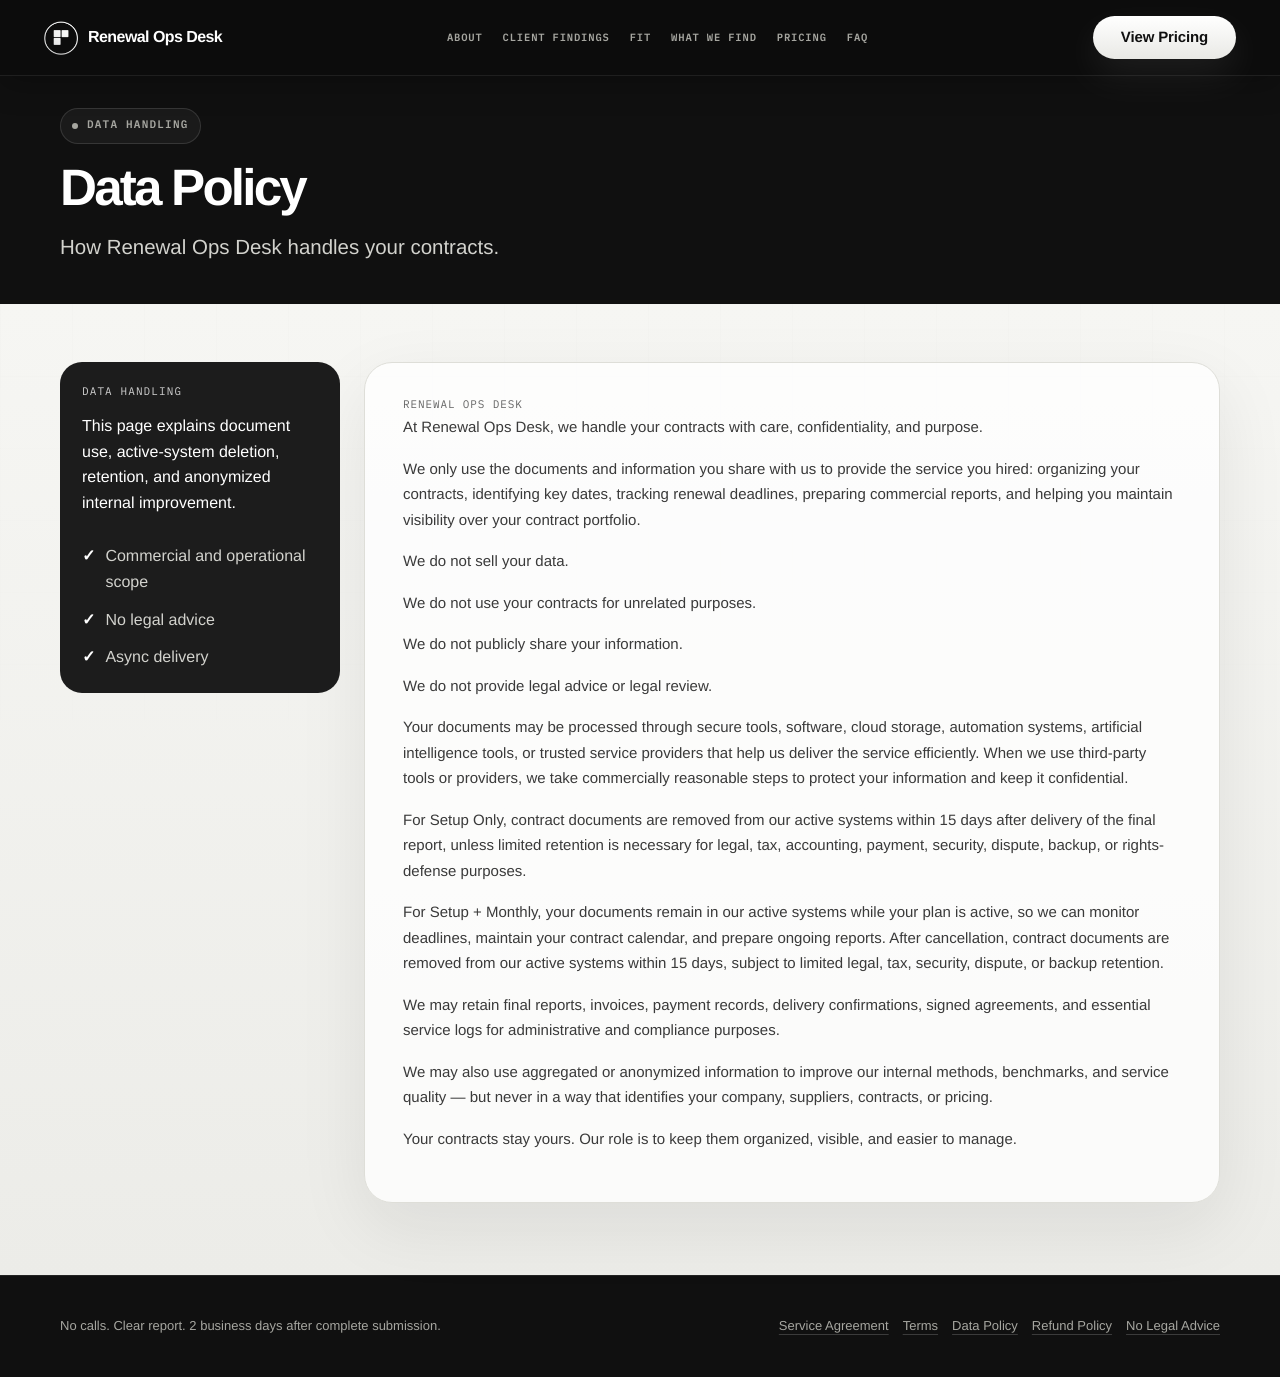
<file: data-policy.html>
<!DOCTYPE html>
<html lang="en">
<head>
  <meta charset="UTF-8" />
  <meta name="viewport" content="width=device-width, initial-scale=1.0" />
  <title>Data Policy — Renewal Ops Desk</title>
  <meta name="description" content="How Renewal Ops Desk handles contracts and client information." />
 <link rel="stylesheet" href="/styles.css" />
<link rel="stylesheet" href="/mobile.css" media="screen and (max-width: 768px)" />
  <link rel="icon" href="/favicon.png" type="image/png" />
<link rel="apple-touch-icon" href="/favicon.png" />
</head>
<body>
  <div class="page">
    
 <nav class="nav">
  <a href="/" class="brand" aria-label="Renewal Ops Desk home">
    <img class="brand-mark" src="/logo-mark.png" alt="Renewal Ops Desk logo" />
    <span>Renewal Ops Desk</span>
  </a>

  <div class="nav-links">
    <a href="/#about">About</a>
    <a href="/#proof">Client Findings</a>
    <a href="/#fit">Fit</a>
    <a href="/#findings">What We Find</a>
    <a href="/#pricing">Pricing</a>
    <a href="/#faq">FAQ</a>

    <a class="mobile-nav-cta" href="/#pricing">
      View Pricing
    </a>
  </div>

  <a class="btn btn-primary nav-desktop-cta" href="/#pricing">
    View Pricing
  </a>

  <button class="mobile-menu-toggle" type="button" aria-label="Open menu">
    <span></span>
  </button>
</nav>
    
<header class="page-hero dark">
  <div class="container">
    <div class="badge">Data handling</div>
    <h1>Data Policy</h1>
    <p>How Renewal Ops Desk handles your contracts.</p>
  </div>
</header>
<main>
  <section class="section light">
    <div class="container legal-layout">
      <aside class="side-note">
        <div class="mono">Data handling</div>
        <p>This page explains document use, active-system deletion, retention, and anonymized internal improvement.</p>
        <div class="checklist">
          <div class="check">Commercial and operational scope</div>
          <div class="check">No legal advice</div>
          <div class="check">Async delivery</div>
        </div>
      </aside>
      <article class="legal-card light-card">
        <div class="mono">Renewal Ops Desk</div>
        <p>At Renewal Ops Desk, we handle your contracts with care, confidentiality, and purpose.</p>
<p>We only use the documents and information you share with us to provide the service you hired: organizing your contracts, identifying key dates, tracking renewal deadlines, preparing commercial reports, and helping you maintain visibility over your contract portfolio.</p>
<p>We do not sell your data.</p>
<p>We do not use your contracts for unrelated purposes.</p>
<p>We do not publicly share your information.</p>
<p>We do not provide legal advice or legal review.</p>
<p>Your documents may be processed through secure tools, software, cloud storage, automation systems, artificial intelligence tools, or trusted service providers that help us deliver the service efficiently. When we use third-party tools or providers, we take commercially reasonable steps to protect your information and keep it confidential.</p>
<p>For Setup Only, contract documents are removed from our active systems within 15 days after delivery of the final report, unless limited retention is necessary for legal, tax, accounting, payment, security, dispute, backup, or rights-defense purposes.</p>
<p>For Setup + Monthly, your documents remain in our active systems while your plan is active, so we can monitor deadlines, maintain your contract calendar, and prepare ongoing reports. After cancellation, contract documents are removed from our active systems within 15 days, subject to limited legal, tax, security, dispute, or backup retention.</p>
<p>We may retain final reports, invoices, payment records, delivery confirmations, signed agreements, and essential service logs for administrative and compliance purposes.</p>
<p>We may also use aggregated or anonymized information to improve our internal methods, benchmarks, and service quality — but never in a way that identifies your company, suppliers, contracts, or pricing.</p>
<p>Your contracts stay yours. Our role is to keep them organized, visible, and easier to manage.</p>
        
      </article>
    </div>
  </section>
</main>

    
    <footer class="footer">
      <div class="container">
        <span>No calls. Clear report. 2 business days after complete submission.</span>
        <div class="footer-links">
          <a href="service-agreement.html">Service Agreement</a>
          <a href="terms.html">Terms</a>
          <a href="data-policy.html">Data Policy</a>
          <a href="refund-cancellation-policy.html">Refund Policy</a>
          <a href="no-legal-advice.html">No Legal Advice</a>
        </div>
      </div>
    </footer>

  </div>
  <script src="/nav.js"></script>
</body>
</html>
</file>
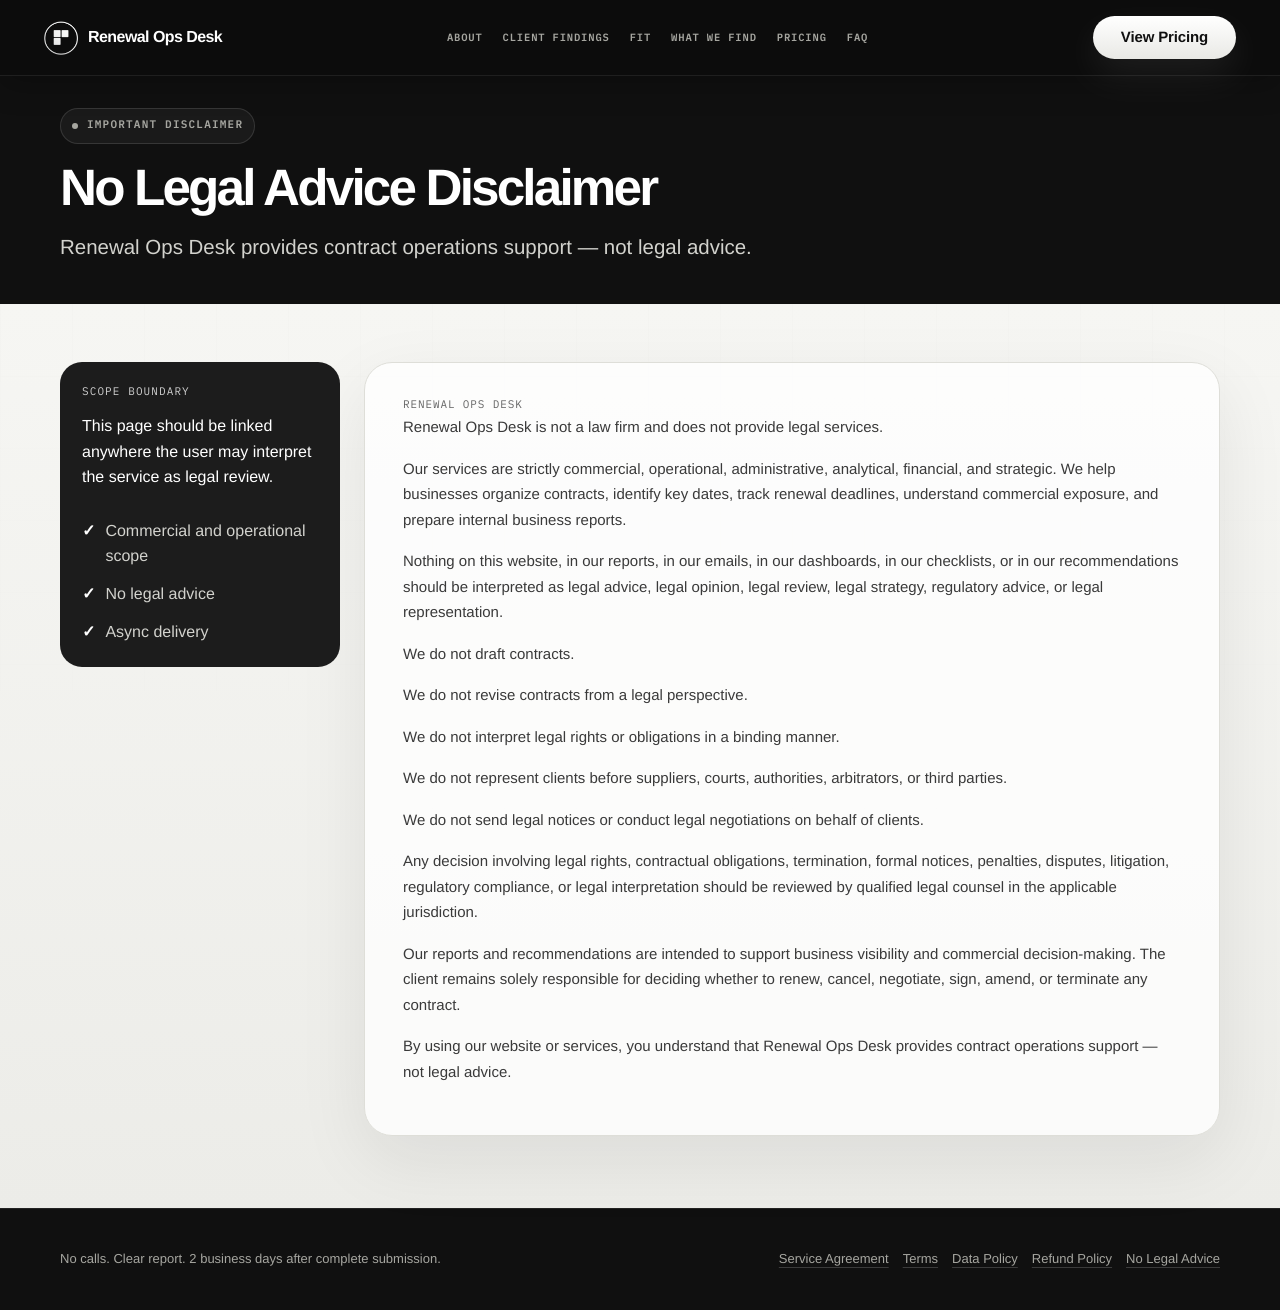
<file: no-legal-advice.html>
<!DOCTYPE html>
<html lang="en">
<head>
  <meta charset="UTF-8" />
  <meta name="viewport" content="width=device-width, initial-scale=1.0" />
  <title>No Legal Advice — Renewal Ops Desk</title>
  <meta name="description" content="Renewal Ops Desk provides commercial analysis, not legal advice." />
  <link rel="stylesheet" href="/styles.css" />
<link rel="stylesheet" href="/mobile.css" media="screen and (max-width: 768px)" />
  <link rel="icon" href="/favicon.png" type="image/png" />
<link rel="apple-touch-icon" href="/favicon.png" />
</head>
<body>
  <div class="page">
    
  <nav class="nav">
  <a href="/" class="brand" aria-label="Renewal Ops Desk home">
    <img class="brand-mark" src="/logo-mark.png" alt="Renewal Ops Desk logo" />
    <span>Renewal Ops Desk</span>
  </a>

  <div class="nav-links">
    <a href="/#about">About</a>
    <a href="/#proof">Client Findings</a>
    <a href="/#fit">Fit</a>
    <a href="/#findings">What We Find</a>
    <a href="/#pricing">Pricing</a>
    <a href="/#faq">FAQ</a>

    <a class="mobile-nav-cta" href="/#pricing">
      View Pricing
    </a>
  </div>

  <a class="btn btn-primary nav-desktop-cta" href="/#pricing">
    View Pricing
  </a>

  <button class="mobile-menu-toggle" type="button" aria-label="Open menu">
    <span></span>
  </button>
</nav>
    
<header class="page-hero dark">
  <div class="container">
    <div class="badge">Important disclaimer</div>
    <h1>No Legal Advice Disclaimer</h1>
    <p>Renewal Ops Desk provides contract operations support — not legal advice.</p>
  </div>
</header>
<main>
  <section class="section light">
    <div class="container legal-layout">
      <aside class="side-note">
        <div class="mono">Scope boundary</div>
        <p>This page should be linked anywhere the user may interpret the service as legal review.</p>
        <div class="checklist">
          <div class="check">Commercial and operational scope</div>
          <div class="check">No legal advice</div>
          <div class="check">Async delivery</div>
        </div>
      </aside>
      <article class="legal-card light-card">
        <div class="mono">Renewal Ops Desk</div>
        <p>Renewal Ops Desk is not a law firm and does not provide legal services.</p>
<p>Our services are strictly commercial, operational, administrative, analytical, financial, and strategic. We help businesses organize contracts, identify key dates, track renewal deadlines, understand commercial exposure, and prepare internal business reports.</p>
<p>Nothing on this website, in our reports, in our emails, in our dashboards, in our checklists, or in our recommendations should be interpreted as legal advice, legal opinion, legal review, legal strategy, regulatory advice, or legal representation.</p>
<p>We do not draft contracts.</p>
<p>We do not revise contracts from a legal perspective.</p>
<p>We do not interpret legal rights or obligations in a binding manner.</p>
<p>We do not represent clients before suppliers, courts, authorities, arbitrators, or third parties.</p>
<p>We do not send legal notices or conduct legal negotiations on behalf of clients.</p>
<p>Any decision involving legal rights, contractual obligations, termination, formal notices, penalties, disputes, litigation, regulatory compliance, or legal interpretation should be reviewed by qualified legal counsel in the applicable jurisdiction.</p>
<p>Our reports and recommendations are intended to support business visibility and commercial decision-making. The client remains solely responsible for deciding whether to renew, cancel, negotiate, sign, amend, or terminate any contract.</p>
<p>By using our website or services, you understand that Renewal Ops Desk provides contract operations support — not legal advice.</p>
        
      </article>
    </div>
  </section>
</main>

    
    <footer class="footer">
      <div class="container">
        <span>No calls. Clear report. 2 business days after complete submission.</span>
        <div class="footer-links">
          <a href="service-agreement.html">Service Agreement</a>
          <a href="terms.html">Terms</a>
          <a href="data-policy.html">Data Policy</a>
          <a href="refund-cancellation-policy.html">Refund Policy</a>
          <a href="no-legal-advice.html">No Legal Advice</a>
        </div>
      </div>
    </footer>

  </div>
  <script src="/nav.js"></script>
</body>
</html>
</file>
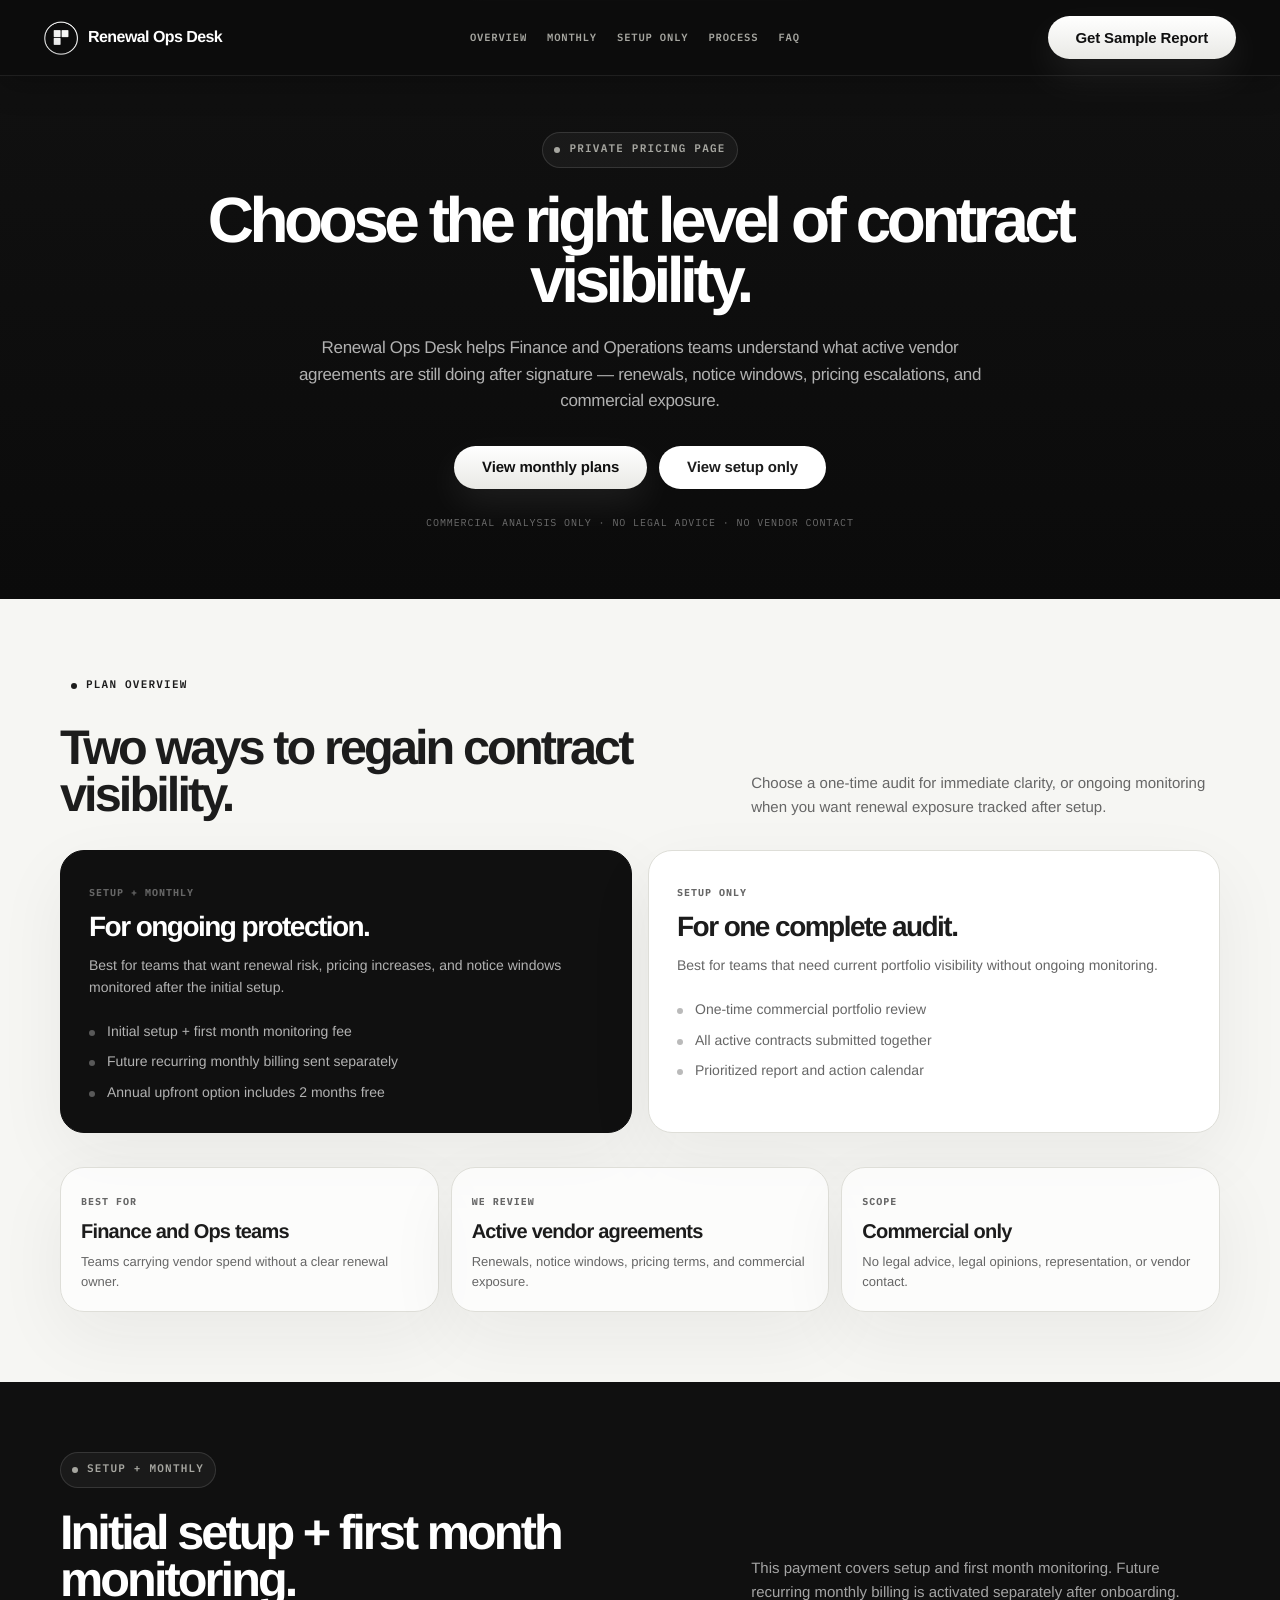
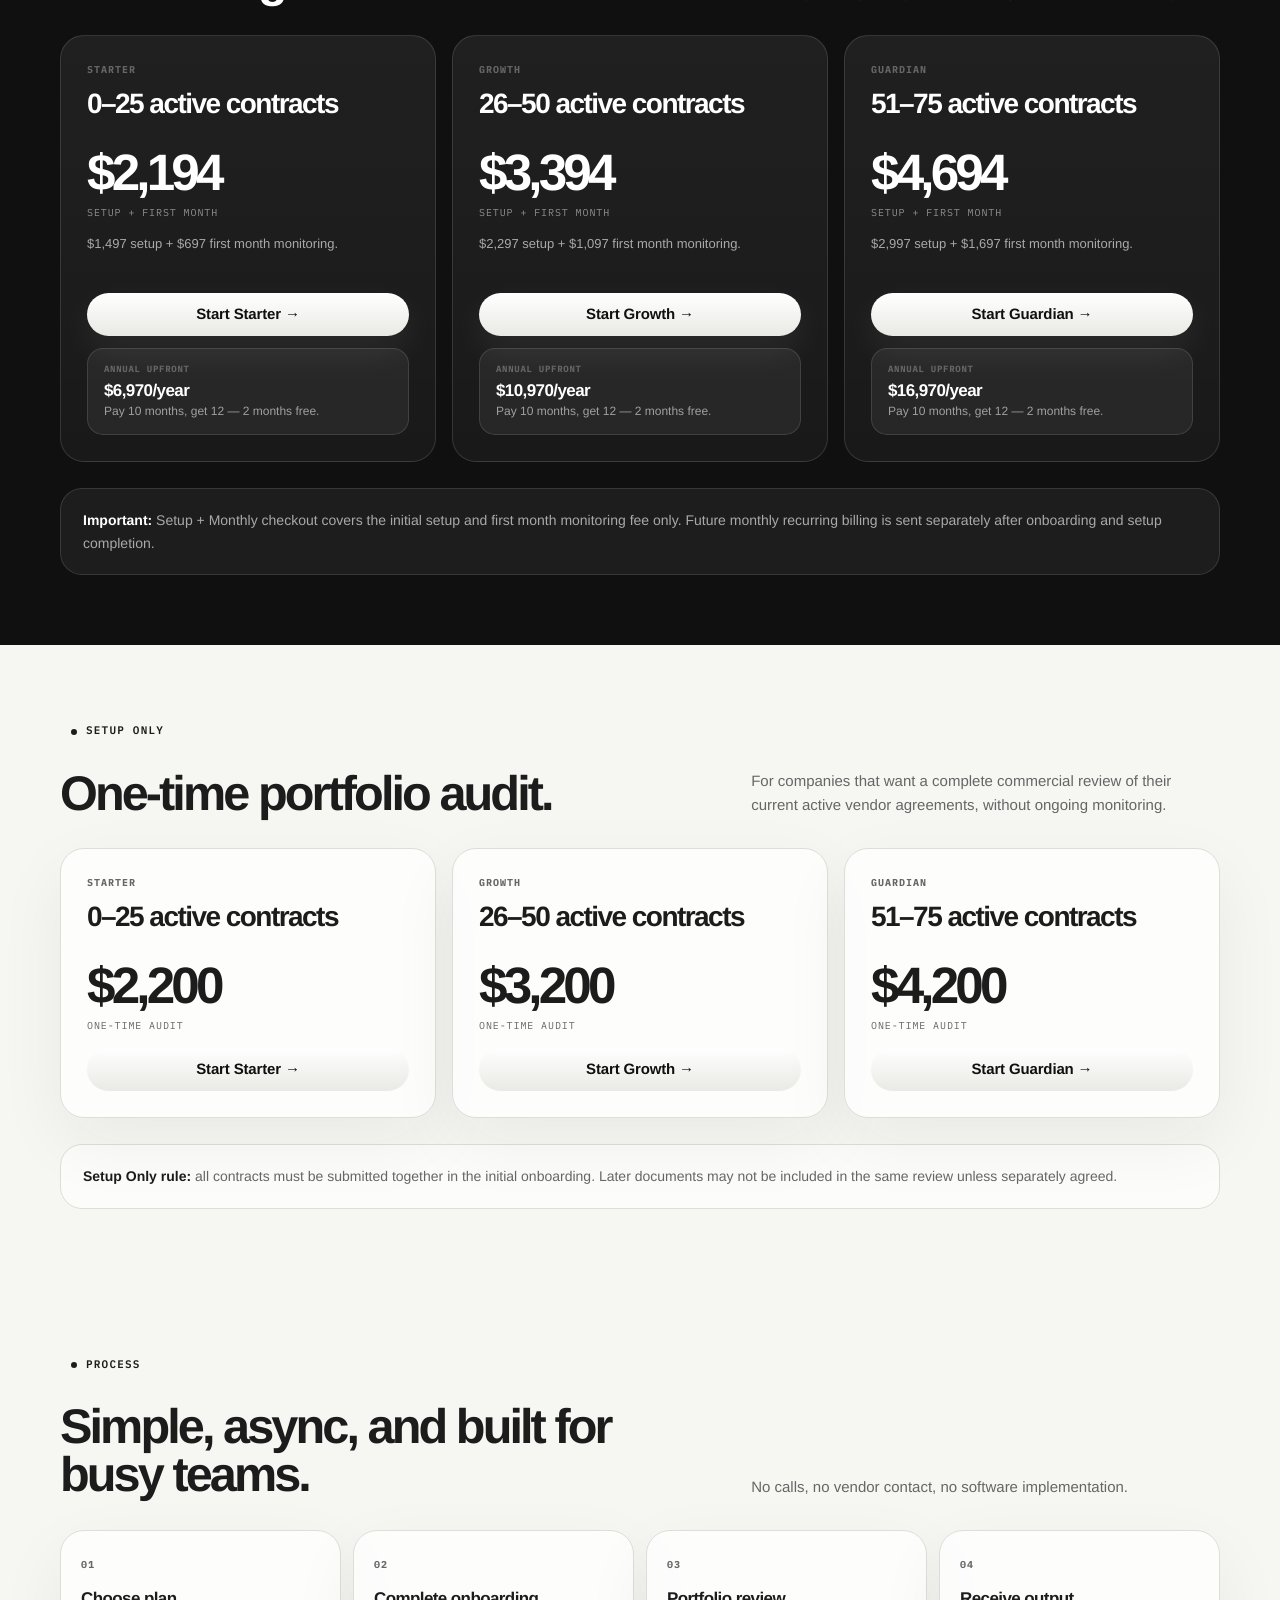
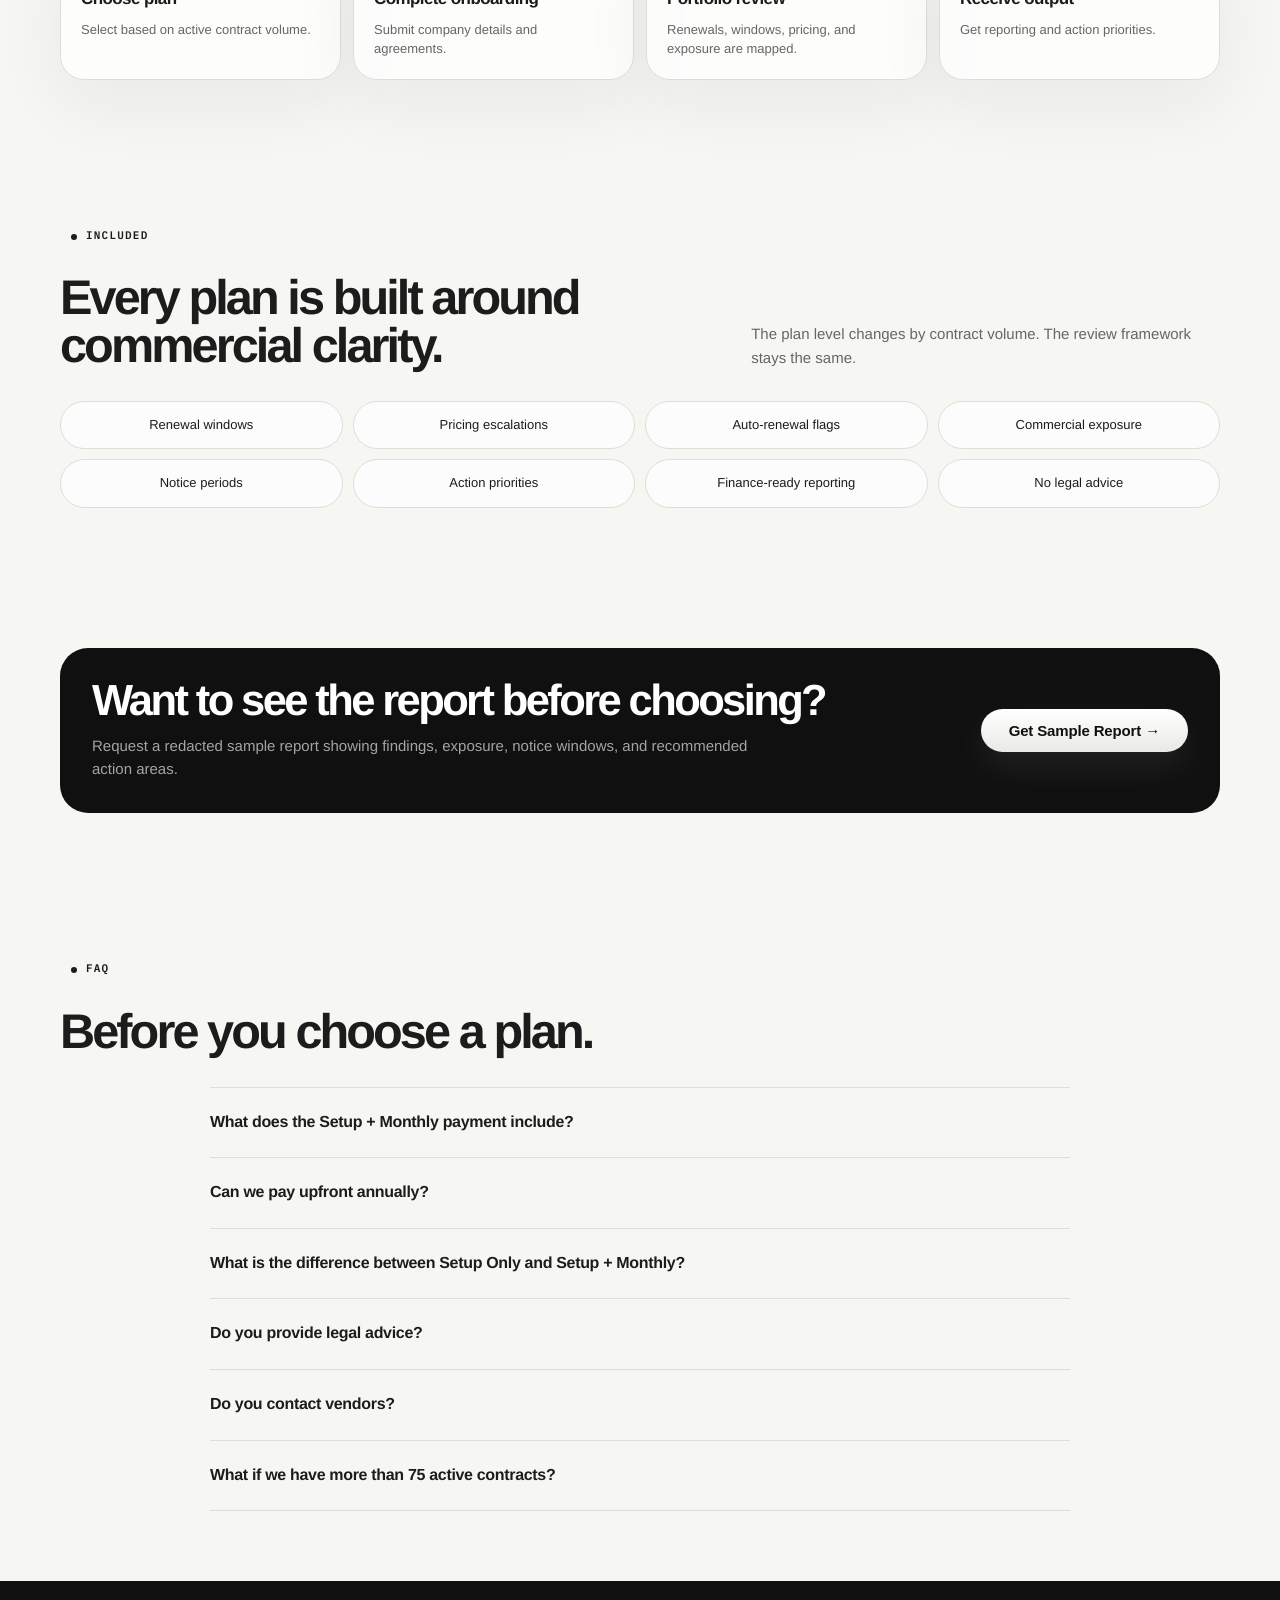
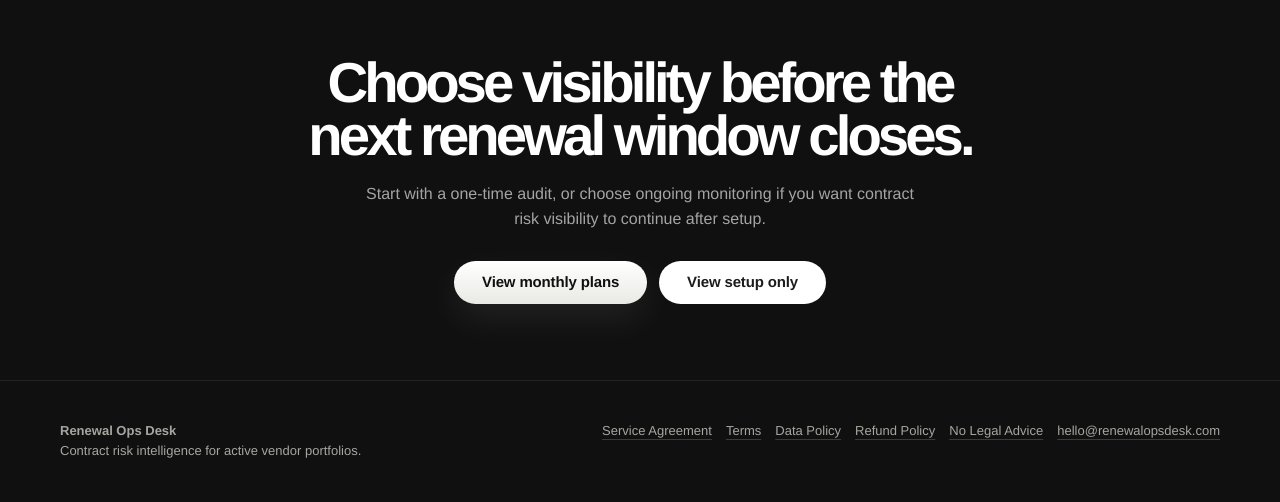
<file: pricing.html>
<!DOCTYPE html>
<html lang="en">
<head>
  <meta charset="UTF-8" />
  <meta name="viewport" content="width=device-width, initial-scale=1, viewport-fit=cover" />

  <title>Plans & Pricing — Renewal Ops Desk</title>
  <meta name="description" content="Private pricing page for Renewal Ops Desk Setup Only and Setup + Monthly contract risk intelligence plans." />

  <link rel="icon" href="/favicon.png" type="image/png" />
  <link rel="apple-touch-icon" href="/favicon.png" />

  <link rel="stylesheet" href="/styles.css" />
  <link rel="stylesheet" href="/mobile.css" media="screen and (max-width: 768px)" />

  <style>
    :root { --black:#101010; --ink:#1c1c1c; --paper:#f6f6f3; --line:#deded8; --muted:#666; }
    body { background:var(--paper); }

    .pricing-private-hero { padding:132px 0 68px; background:linear-gradient(180deg,#111 0%,#0b0b0b 100%); color:#fff; text-align:center; overflow:hidden; }
    .pricing-private-hero h1 { max-width:880px; margin:0 auto; color:#fff; font-size:clamp(48px,5.4vw,76px); line-height:.94; letter-spacing:-.07em; }
    .pricing-private-hero p { max-width:700px; margin:24px auto 0; color:rgba(255,255,255,.68); font-size:17px; line-height:1.55; letter-spacing:-.02em; }
    .pricing-hero-actions { display:flex; justify-content:center; gap:12px; flex-wrap:wrap; margin-top:32px; }
    .pricing-hero-note { margin-top:26px; color:rgba(255,255,255,.4); font-family:"IBM Plex Mono",monospace; font-size:10px; letter-spacing:.09em; text-transform:uppercase; }

    .pricing-section-private { padding:70px 0; background:var(--paper); color:var(--ink); }
    .pricing-section-private.dark { background:var(--black); color:#fff; }

    .private-section-head { display:grid; grid-template-columns:1fr .72fr; gap:40px; align-items:end; margin-bottom:30px; }
    .private-section-head h2 { max-width:720px; color:inherit; font-size:clamp(34px,3.8vw,52px); line-height:.98; letter-spacing:-.06em; }
    .private-section-head p { max-width:520px; color:var(--muted); font-size:15px; line-height:1.6; }
    .dark .private-section-head p { color:rgba(255,255,255,.62); }

    .plan-explainer-grid { display:grid; grid-template-columns:repeat(2,1fr); gap:16px; }
    .explainer-card, .private-pricing-card, .timeline-step, .decision-card { border-radius:24px; background:#fff; border:1px solid var(--line); box-shadow:0 24px 70px rgba(28,28,28,.06); }
    .explainer-card { padding:28px; }
    .explainer-card.featured { background:#101010; border-color:#101010; color:#fff; }
    .explainer-card h3 { font-size:28px; color:inherit; letter-spacing:-.055em; line-height:1; margin-bottom:14px; }
    .explainer-card p, .explainer-card li { color:var(--muted); font-size:14px; line-height:1.55; }
    .explainer-card.featured p, .explainer-card.featured li { color:rgba(255,255,255,.68); }
    .explainer-card ul { list-style:none; display:grid; gap:9px; margin-top:22px; }
    .explainer-card li { position:relative; padding-left:18px; }
    .explainer-card li::before { content:""; position:absolute; left:0; top:9px; width:6px; height:6px; border-radius:50%; background:currentColor; opacity:.45; }

    .plan-label, .timeline-step small, .decision-card small { display:inline-flex; margin-bottom:12px; font-family:"IBM Plex Mono",monospace; font-size:10px; font-weight:700; letter-spacing:.1em; text-transform:uppercase; color:var(--muted); }

    .decision-strip { display:grid; grid-template-columns:repeat(3,1fr); gap:12px; margin-top:34px; }
    .decision-card { padding:20px; background:rgba(255,255,255,.72); }
    .decision-card strong { display:block; font-size:20px; letter-spacing:-.04em; line-height:1.08; color:var(--ink); }
    .decision-card p { margin-top:9px; color:var(--muted); font-size:13px; line-height:1.5; }

    .pricing-card-grid { display:grid; grid-template-columns:repeat(3,1fr); gap:16px; }
    .private-pricing-card { display:flex; flex-direction:column; padding:26px; background:rgba(255,255,255,.78); }
    .dark .private-pricing-card { background:linear-gradient(180deg,rgba(255,255,255,.07),rgba(255,255,255,.04)); border-color:rgba(255,255,255,.12); box-shadow:none; }
    .private-pricing-card h3 { color:inherit; font-size:28px; letter-spacing:-.055em; line-height:1; margin-bottom:8px; }
    .plan-volume, .pricing-note-small { color:var(--muted); font-size:13px; line-height:1.45; }
    .dark .plan-volume, .dark .pricing-note-small { color:rgba(255,255,255,.62); }

    .main-price { margin:24px 0 14px; }
    .main-price strong { display:block; color:inherit; font-size:clamp(42px,4vw,54px); line-height:.9; letter-spacing:-.075em; }
    .main-price span { display:block; margin-top:9px; font-family:"IBM Plex Mono",monospace; font-size:10px; letter-spacing:.09em; text-transform:uppercase; color:var(--muted); }
    .dark .main-price span { color:rgba(255,255,255,.5); }

    .pricing-note-small { min-height:38px; margin-bottom:20px; }

    .private-pricing-card .btn { width:100%; margin-top:auto; }

    .secondary-payment { display:grid; gap:10px; margin-top:12px; }

    .annual-link { display:grid; gap:4px; padding:14px 16px; border-radius:16px; background:rgba(28,28,28,.055); border:1px solid rgba(28,28,28,.08); color:var(--ink); text-decoration:none; }
    .dark .annual-link { background:rgba(255,255,255,.06); border-color:rgba(255,255,255,.12); color:#fff; }
    .annual-link span { font-family:"IBM Plex Mono",monospace; font-size:9px; font-weight:700; letter-spacing:.08em; text-transform:uppercase; color:var(--muted); }
    .annual-link strong { font-size:17px; letter-spacing:-.035em; line-height:1.05; }
    .annual-link small { color:var(--muted); font-size:12px; line-height:1.4; }
    .dark .annual-link small { color:rgba(255,255,255,.56); }

    .payment-info-box { padding:20px 22px; margin-top:26px; border-radius:22px; background:rgba(255,255,255,.68); border:1px solid var(--line); color:var(--muted); font-size:14px; line-height:1.6; }
    .dark .payment-info-box { background:rgba(255,255,255,.055); border-color:rgba(255,255,255,.12); color:rgba(255,255,255,.62); }
    .payment-info-box strong { color:var(--ink); } .dark .payment-info-box strong { color:#fff; }

    .timeline-grid { display:grid; grid-template-columns:repeat(4,1fr); gap:12px; }
    .timeline-step { padding:20px; background:rgba(255,255,255,.76); }
    .timeline-step strong { display:block; color:var(--ink); font-size:17px; letter-spacing:-.035em; margin-bottom:8px; }
    .timeline-step p { color:var(--muted); font-size:13px; line-height:1.5; }

    .included-grid-private { display:grid; grid-template-columns:repeat(4,1fr); gap:10px; }
    .included-grid-private span { padding:13px 14px; border-radius:999px; background:rgba(255,255,255,.74); border:1px solid var(--line); color:var(--ink); font-size:13px; text-align:center; }

    .sample-cta-private { padding:32px; border-radius:28px; background:#101010; color:#fff; display:grid; grid-template-columns:1fr auto; gap:24px; align-items:center; }
    .sample-cta-private h2 { color:#fff; font-size:clamp(30px,3.4vw,44px); line-height:.98; letter-spacing:-.06em; }
    .sample-cta-private p { margin-top:12px; color:rgba(255,255,255,.62); font-size:15px; line-height:1.55; }

    .pricing-faq { max-width:860px; margin:0 auto; }
    .pricing-faq details { background:transparent; border-radius:0; border:none; border-bottom:1px solid var(--line); padding:22px 0; box-shadow:none; }
    .pricing-faq details:first-child { border-top:1px solid var(--line); }
    .pricing-faq summary { cursor:pointer; list-style:none; color:var(--ink); font-size:16px; font-weight:700; letter-spacing:-.02em; }
    .pricing-faq summary::-webkit-details-marker { display:none; }
    .pricing-faq p { margin-top:12px; color:var(--muted); font-size:14px; line-height:1.65; }

    .pricing-final { padding:76px 0; background:#101010; color:#fff; text-align:center; }
    .pricing-final h2 { max-width:720px; margin:0 auto; color:#fff; font-size:clamp(38px,4.4vw,58px); line-height:.94; letter-spacing:-.07em; }
    .pricing-final p { margin:20px auto 28px; max-width:560px; color:rgba(255,255,255,.62); font-size:16px; line-height:1.55; }

    @media (max-width: 768px) {
      .pricing-private-hero { padding:108px 0 54px; }
      .pricing-private-hero h1 { font-size:clamp(38px,10vw,48px); }
      .pricing-private-hero p { font-size:15px; }
      .pricing-section-private { padding:52px 0; }
      .private-section-head, .plan-explainer-grid, .decision-strip, .pricing-card-grid, .timeline-grid, .included-grid-private, .sample-cta-private { grid-template-columns:1fr; }
      .private-section-head { gap:16px; }
      .private-section-head h2 { font-size:clamp(30px,8vw,38px); }
      .explainer-card, .private-pricing-card { padding:22px; }
      .pricing-card-grid { gap:14px; }
      .sample-cta-private { padding:24px; }
    }
  </style>
</head>

<body>
  <div class="page">
    <nav class="nav">
      <a href="/" class="brand" aria-label="Renewal Ops Desk home">
        <img class="brand-mark" src="/logo-mark.png" alt="Renewal Ops Desk logo" />
        <span>Renewal Ops Desk</span>
      </a>

      <div class="nav-links">
        <a href="#overview">Overview</a>
        <a href="#monthly">Monthly</a>
        <a href="#setup-only">Setup Only</a>
        <a href="#how-it-works">Process</a>
        <a href="#faq">FAQ</a>
        <button class="mobile-nav-cta sample-modal-trigger" type="button">Get Sample Report</button>
      </div>

      <button class="btn btn-primary nav-desktop-cta sample-modal-trigger" type="button">Get Sample Report</button>

      <button class="mobile-menu-toggle" type="button" aria-label="Open menu">
        <span></span>
      </button>
    </nav>

    <header class="pricing-private-hero">
      <div class="container">
        <div class="badge">Private pricing page</div>

        <h1>Choose the right level of contract visibility.</h1>

        <p>
          Renewal Ops Desk helps Finance and Operations teams understand what active vendor agreements are still doing after signature — renewals, notice windows, pricing escalations, and commercial exposure.
        </p>

        <div class="pricing-hero-actions">
          <a class="btn btn-primary" href="#monthly">View monthly plans</a>
          <a class="btn btn-secondary" href="#setup-only">View setup only</a>
        </div>

        <div class="pricing-hero-note">Commercial analysis only · No legal advice · No vendor contact</div>
      </div>
    </header>

    <main>
      <section class="pricing-section-private" id="overview">
        <div class="container">
          <div class="private-section-head">
            <div>
              <div class="eyebrow">Plan overview</div>
              <h2>Two ways to regain contract visibility.</h2>
            </div>

            <p>
              Choose a one-time audit for immediate clarity, or ongoing monitoring when you want renewal exposure tracked after setup.
            </p>
          </div>

          <div class="plan-explainer-grid">
            <article class="explainer-card featured">
              <span class="plan-label">Setup + Monthly</span>
              <h3>For ongoing protection.</h3>
              <p>
                Best for teams that want renewal risk, pricing increases, and notice windows monitored after the initial setup.
              </p>

              <ul>
                <li>Initial setup + first month monitoring fee</li>
                <li>Future recurring monthly billing sent separately</li>
                <li>Annual upfront option includes 2 months free</li>
              </ul>
            </article>

            <article class="explainer-card">
              <span class="plan-label">Setup Only</span>
              <h3>For one complete audit.</h3>
              <p>
                Best for teams that need current portfolio visibility without ongoing monitoring.
              </p>

              <ul>
                <li>One-time commercial portfolio review</li>
                <li>All active contracts submitted together</li>
                <li>Prioritized report and action calendar</li>
              </ul>
            </article>
          </div>

          <div class="decision-strip">
            <article class="decision-card">
              <small>Best for</small>
              <strong>Finance and Ops teams</strong>
              <p>Teams carrying vendor spend without a clear renewal owner.</p>
            </article>

            <article class="decision-card">
              <small>We review</small>
              <strong>Active vendor agreements</strong>
              <p>Renewals, notice windows, pricing terms, and commercial exposure.</p>
            </article>

            <article class="decision-card">
              <small>Scope</small>
              <strong>Commercial only</strong>
              <p>No legal advice, legal opinions, representation, or vendor contact.</p>
            </article>
          </div>
        </div>
      </section>

      <section class="pricing-section-private dark" id="monthly">
        <div class="container">
          <div class="private-section-head">
            <div>
              <div class="eyebrow">Setup + Monthly</div>
              <h2>Initial setup + first month monitoring.</h2>
            </div>

            <p>
              This payment covers setup and first month monitoring. Future recurring monthly billing is activated separately after onboarding.
            </p>
          </div>

          <div class="pricing-card-grid">
            <article class="private-pricing-card">
              <span class="plan-label">Starter</span>
              <h3>0–25 active contracts</h3>

              <div class="main-price">
                <strong>$2,194</strong>
                <span>setup + first month</span>
              </div>

              <p class="pricing-note-small">$1,497 setup + $697 first month monitoring.</p>

              <a class="btn btn-primary pricing-btn" href="https://buy.stripe.com/fZu00b27P8n33iG9cm8EM06">
                Start Starter →
              </a>

              <div class="secondary-payment">
                <a class="annual-link" href="https://buy.stripe.com/28E14ffYF1YFbPc1JU8EM09">
                  <span>Annual upfront</span>
                  <strong>$6,970/year</strong>
                  <small>Pay 10 months, get 12 — 2 months free.</small>
                </a>
              </div>
            </article>

            <article class="private-pricing-card">
              <span class="plan-label">Growth</span>
              <h3>26–50 active contracts</h3>

              <div class="main-price">
                <strong>$3,394</strong>
                <span>setup + first month</span>
              </div>

              <p class="pricing-note-small">$2,297 setup + $1,097 first month monitoring.</p>

              <a class="btn btn-primary pricing-btn" href="https://buy.stripe.com/6oU8wHcMt1YFaL83S28EM07">
                Start Growth →
              </a>

              <div class="secondary-payment">
                <a class="annual-link" href="https://buy.stripe.com/fZu00b4fX46NaL83S28EM0a">
                  <span>Annual upfront</span>
                  <strong>$10,970/year</strong>
                  <small>Pay 10 months, get 12 — 2 months free.</small>
                </a>
              </div>
            </article>

            <article class="private-pricing-card">
              <span class="plan-label">Guardian</span>
              <h3>51–75 active contracts</h3>

              <div class="main-price">
                <strong>$4,694</strong>
                <span>setup + first month</span>
              </div>

              <p class="pricing-note-small">$2,997 setup + $1,697 first month monitoring.</p>

              <a class="btn btn-primary pricing-btn" href="https://buy.stripe.com/4gM6oz9Ahavb7yW3S28EM08">
                Start Guardian →
              </a>

              <div class="secondary-payment">
                <a class="annual-link" href="https://buy.stripe.com/8x214fdQx6eVf1ofAK8EM0b">
                  <span>Annual upfront</span>
                  <strong>$16,970/year</strong>
                  <small>Pay 10 months, get 12 — 2 months free.</small>
                </a>
              </div>
            </article>
          </div>

          <div class="payment-info-box">
            <strong>Important:</strong> Setup + Monthly checkout covers the initial setup and first month monitoring fee only. Future monthly recurring billing is sent separately after onboarding and setup completion.
          </div>
        </div>
      </section>

      <section class="pricing-section-private" id="setup-only">
        <div class="container">
          <div class="private-section-head">
            <div>
              <div class="eyebrow">Setup Only</div>
              <h2>One-time portfolio audit.</h2>
            </div>

            <p>
              For companies that want a complete commercial review of their current active vendor agreements, without ongoing monitoring.
            </p>
          </div>

          <div class="pricing-card-grid">
            <article class="private-pricing-card">
              <span class="plan-label">Starter</span>
              <h3>0–25 active contracts</h3>

              <div class="main-price">
                <strong>$2,200</strong>
                <span>one-time audit</span>
              </div>

              <a class="btn btn-primary pricing-btn" href="https://buy.stripe.com/cNiaEPaEl8n35qObku8EM00">
                Start Starter →
              </a>
            </article>

            <article class="private-pricing-card">
              <span class="plan-label">Growth</span>
              <h3>26–50 active contracts</h3>

              <div class="main-price">
                <strong>$3,200</strong>
                <span>one-time audit</span>
              </div>

              <a class="btn btn-primary pricing-btn" href="https://buy.stripe.com/dRm00b5k1cDjg5sagq8EM01">
                Start Growth →
              </a>
            </article>

            <article class="private-pricing-card">
              <span class="plan-label">Guardian</span>
              <h3>51–75 active contracts</h3>

              <div class="main-price">
                <strong>$4,200</strong>
                <span>one-time audit</span>
              </div>

              <a class="btn btn-primary pricing-btn" href="https://buy.stripe.com/8x27sD5k1bzfbPcbku8EM02">
                Start Guardian →
              </a>
            </article>
          </div>

          <div class="payment-info-box">
            <strong>Setup Only rule:</strong> all contracts must be submitted together in the initial onboarding. Later documents may not be included in the same review unless separately agreed.
          </div>
        </div>
      </section>

      <section class="pricing-section-private" id="how-it-works">
        <div class="container">
          <div class="private-section-head">
            <div>
              <div class="eyebrow">Process</div>
              <h2>Simple, async, and built for busy teams.</h2>
            </div>

            <p>No calls, no vendor contact, no software implementation.</p>
          </div>

          <div class="timeline-grid">
            <article class="timeline-step">
              <small>01</small>
              <strong>Choose plan</strong>
              <p>Select based on active contract volume.</p>
            </article>

            <article class="timeline-step">
              <small>02</small>
              <strong>Complete onboarding</strong>
              <p>Submit company details and agreements.</p>
            </article>

            <article class="timeline-step">
              <small>03</small>
              <strong>Portfolio review</strong>
              <p>Renewals, windows, pricing, and exposure are mapped.</p>
            </article>

            <article class="timeline-step">
              <small>04</small>
              <strong>Receive output</strong>
              <p>Get reporting and action priorities.</p>
            </article>
          </div>
        </div>
      </section>

      <section class="pricing-section-private">
        <div class="container">
          <div class="private-section-head">
            <div>
              <div class="eyebrow">Included</div>
              <h2>Every plan is built around commercial clarity.</h2>
            </div>

            <p>The plan level changes by contract volume. The review framework stays the same.</p>
          </div>

          <div class="included-grid-private">
            <span>Renewal windows</span>
            <span>Pricing escalations</span>
            <span>Auto-renewal flags</span>
            <span>Commercial exposure</span>
            <span>Notice periods</span>
            <span>Action priorities</span>
            <span>Finance-ready reporting</span>
            <span>No legal advice</span>
          </div>
        </div>
      </section>

      <section class="pricing-section-private">
        <div class="container">
          <div class="sample-cta-private">
            <div>
              <h2>Want to see the report before choosing?</h2>
              <p>Request a redacted sample report showing findings, exposure, notice windows, and recommended action areas.</p>
            </div>

            <button class="btn btn-primary sample-modal-trigger" type="button">Get Sample Report →</button>
          </div>
        </div>
      </section>

      <section class="pricing-section-private" id="faq">
        <div class="container">
          <div class="private-section-head">
            <div>
              <div class="eyebrow">FAQ</div>
              <h2>Before you choose a plan.</h2>
            </div>
          </div>

          <div class="pricing-faq">
            <details>
              <summary>What does the Setup + Monthly payment include?</summary>
              <p>It includes the initial portfolio setup and the first month monitoring fee. Future recurring monthly billing is activated separately after onboarding and setup completion.</p>
            </details>

            <details>
              <summary>Can we pay upfront annually?</summary>
              <p>Yes. Annual upfront monitoring links are available for Starter, Growth, and Guardian. They include 2 months free compared with paying monthly for 12 months.</p>
            </details>

            <details>
              <summary>What is the difference between Setup Only and Setup + Monthly?</summary>
              <p>Setup Only is a one-time audit. Setup + Monthly includes initial setup and ongoing monitoring after onboarding.</p>
            </details>

            <details>
              <summary>Do you provide legal advice?</summary>
              <p>No. Renewal Ops Desk provides commercial and operational contract analysis only.</p>
            </details>

            <details>
              <summary>Do you contact vendors?</summary>
              <p>No. Renewal Ops Desk does not contact vendors, negotiate, send notices, or represent your company.</p>
            </details>

            <details>
              <summary>What if we have more than 75 active contracts?</summary>
              <p>Enterprise review is available for larger portfolios. Email hello@renewalopsdesk.com and we can scope the right structure.</p>
            </details>
          </div>
        </div>
      </section>

      <section class="pricing-final">
        <div class="container">
          <h2>Choose visibility before the next renewal window closes.</h2>
          <p>Start with a one-time audit, or choose ongoing monitoring if you want contract risk visibility to continue after setup.</p>

          <div class="final-actions">
            <a class="btn btn-primary" href="#monthly">View monthly plans</a>
            <a class="btn btn-secondary" href="#setup-only">View setup only</a>
          </div>
        </div>
      </section>
    </main>

    <footer class="footer">
      <div class="container">
        <div>
          <strong>Renewal Ops Desk</strong>
          <p>Contract risk intelligence for active vendor portfolios.</p>
        </div>

        <div class="footer-links">
          <a href="/service-agreement">Service Agreement</a>
          <a href="/terms">Terms</a>
          <a href="/data-policy">Data Policy</a>
          <a href="/refund-cancellation-policy">Refund Policy</a>
          <a href="/no-legal-advice">No Legal Advice</a>
          <a href="mailto:hello@renewalopsdesk.com">hello@renewalopsdesk.com</a>
        </div>
      </div>
    </footer>

    <div class="sample-modal" id="sampleModal">
      <div class="sample-modal-backdrop"></div>

      <div class="sample-modal-card">
        <button class="sample-modal-close" type="button" aria-label="Close modal">×</button>

        <div class="eyebrow">Sample report</div>

        <h2>See the report before you submit your agreements.</h2>

        <p>
          Get a redacted sample report showing how Renewal Ops Desk presents renewal exposure, pricing escalations, notice windows, and prioritized commercial findings.
        </p>

        <form class="sample-report-form" id="sampleLeadFormModal">
          <div class="form-field">
            <label for="sampleModalEmail">Work email</label>
            <input id="sampleModalEmail" name="email" type="email" placeholder="name@company.com" required />
          </div>

          <div class="form-field">
            <label for="sampleModalCompany">Company name</label>
            <input id="sampleModalCompany" name="company" type="text" placeholder="Company name" required />
          </div>

          <button class="btn btn-primary sample-form-btn" type="submit">Get sample report →</button>

          <p class="sample-form-note">Sent within 24 hours. No call required.</p>
        </form>
      </div>
    </div>
  </div>

  <script src="/nav.js"></script>
</body>
</html>
</file>
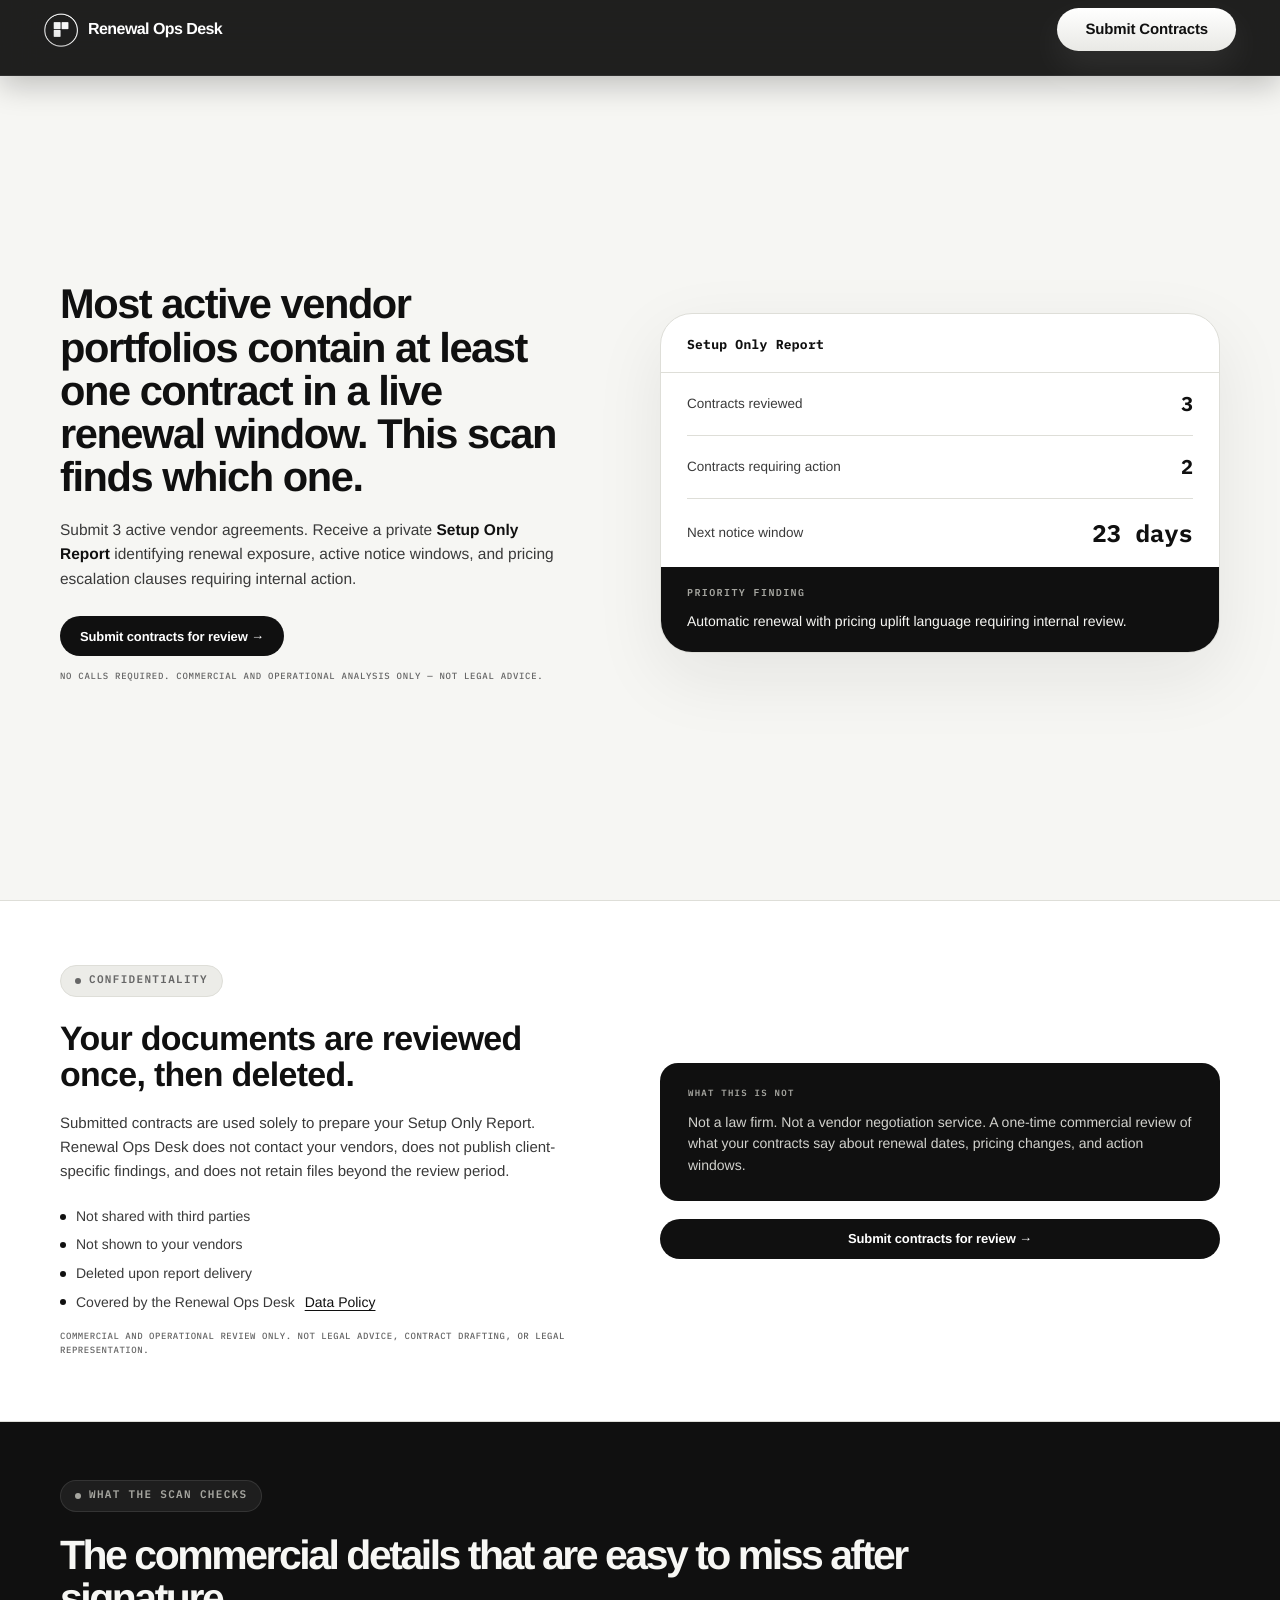
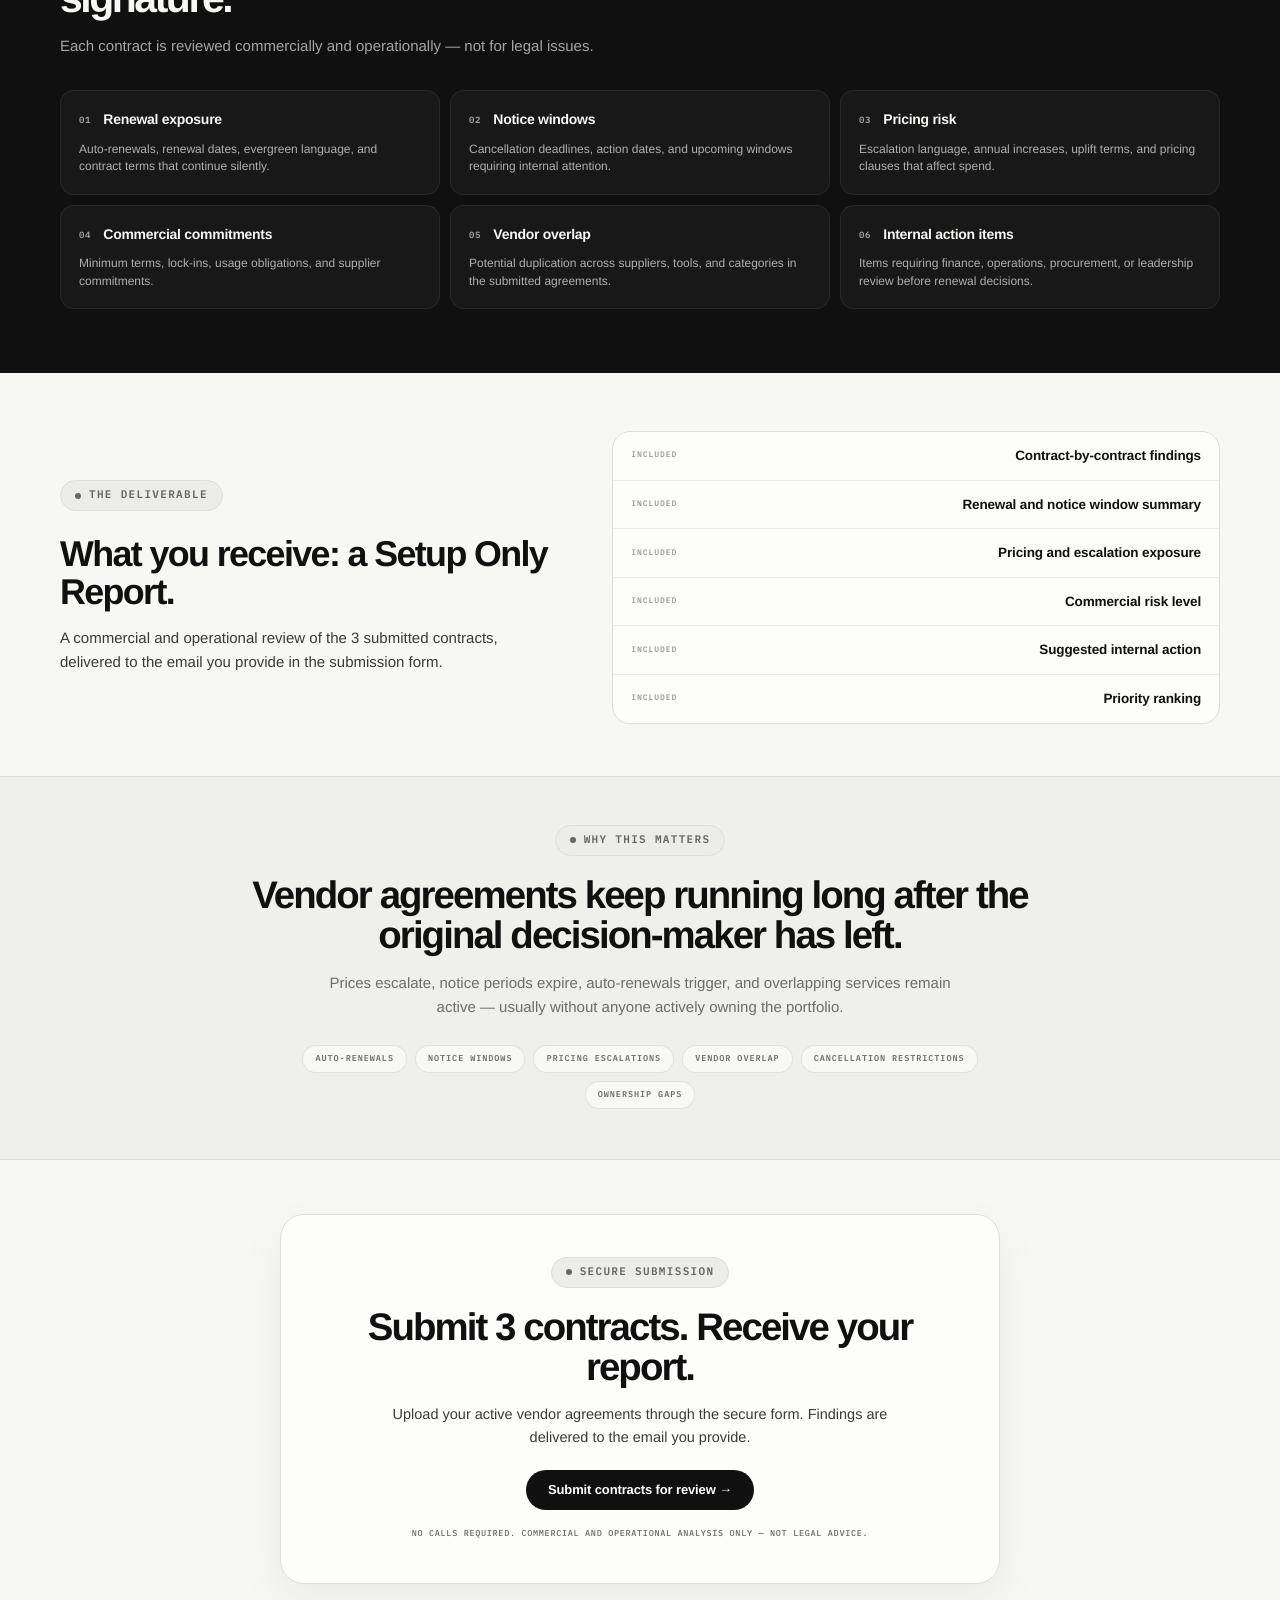
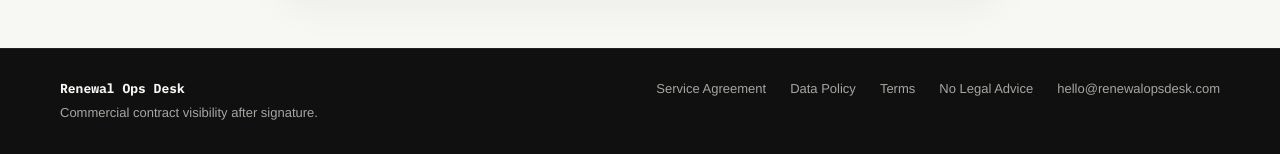
<file: private-scan.html>
<!DOCTYPE html>
<html lang="en">
<head>
  <meta charset="UTF-8" />
  <meta name="viewport" content="width=device-width, initial-scale=1.0" />
  <title>Private Contract Exposure Scan | Renewal Ops Desk</title>
  <link rel="icon" type="image/png" href="/logo-mark.png" />
<link rel="apple-touch-icon" href="/logo-mark.png" />

  <!-- Fonts -->
  <link rel="preconnect" href="https://fonts.googleapis.com" />
  <link rel="preconnect" href="https://fonts.gstatic.com" crossorigin />
  <link href="https://fonts.googleapis.com/css2?family=IBM+Plex+Mono:wght@400;500;600;700&family=Inter:wght@400;500;600;700;800;900&display=swap" rel="stylesheet" />

  <!-- Stylesheets -->
  <link rel="stylesheet" href="styles.css" />
  <link rel="stylesheet" href="mobile.css" />
</head>
<body class="page">

<!-- NAV: same global structure as the main site, same Private Scan content -->
<nav class="nav">
  <a href="/" class="brand" aria-label="Renewal Ops Desk home">
    <img class="brand-mark" src="/logo-mark.png" alt="Renewal Ops Desk logo" />
    <span>Renewal Ops Desk</span>
  </a>

  <a href="https://tally.so/r/dWKZgD" class="btn btn-primary nav-desktop-cta" target="_blank" rel="noopener">
    Submit Contracts
  </a>
</nav>

    <!-- SECTION 1: HERO -->
    <section class="section section--hero" id="hero">
      <div class="container">
        <div class="hero__layout">

          <div class="hero__copy">
            <h1 class="hero__headline">
              Most active vendor portfolios contain at least one contract in a live renewal window. This scan finds which one.
            </h1>
            <p class="hero__sub">
              Submit 3 active vendor agreements. Receive a private
              <strong>Setup Only Report</strong> identifying renewal exposure,
              active notice windows, and pricing escalation clauses
              requiring internal action.
            </p>
            <a href="https://tally.so/r/dWKZgD" class="btn btn--primary" target="_blank" rel="noopener">
              Submit contracts for review &rarr;
            </a>
            <p class="hero__disclaimer">
              NO CALLS REQUIRED. COMMERCIAL AND OPERATIONAL ANALYSIS ONLY &mdash; NOT LEGAL ADVICE.
            </p>
          </div>

          <div class="hero__preview" aria-label="Setup Only Report sample">
            <div class="preview__card">
              <div class="preview__header">
                <span class="preview__title">Setup Only Report</span>
              </div>
              <div class="preview__rows">
                <div class="preview__row">
                  <span class="preview__label">Contracts reviewed</span>
                  <span class="preview__value">3</span>
                </div>
                <div class="preview__row">
                  <span class="preview__label">Contracts requiring action</span>
                  <span class="preview__value">2</span>
                </div>
                <div class="preview__row">
                  <span class="preview__label">Next notice window</span>
                  <span class="preview__value preview__value--urgent">23 days</span>
                </div>
              </div>
              <div class="preview__finding">
                <span class="preview__finding-label">PRIORITY FINDING</span>
                <p class="preview__finding-text">
                  Automatic renewal with pricing uplift language requiring internal review.
                </p>
              </div>
            </div>
          </div>

        </div>
      </div>
    </section>

    <!-- SECTION 2: CONFIDENTIALITY (moved up — answers objection immediately) -->
    <section class="section section--trust" id="confidentiality">
      <div class="container">
        <div class="trust__layout">

          <div class="trust__copy">
            <span class="section-pill">CONFIDENTIALITY</span>
            <h2 class="trust__headline">
              Your documents are reviewed once, then deleted.
            </h2>
            <p class="trust__body">
              Submitted contracts are used solely to prepare your Setup Only Report.
              Renewal Ops Desk does not contact your vendors, does not publish
              client-specific findings, and does not retain files beyond the review period.
            </p>
            <ul class="trust__list">
              <li>Not shared with third parties</li>
              <li>Not shown to your vendors</li>
              <li>Deleted upon report delivery</li>
              <li>Covered by the Renewal Ops Desk <a href="/data-policy" class="trust__link">Data Policy</a></li>
            </ul>
            <p class="trust__note">
              Commercial and operational review only. Not legal advice, contract drafting, or legal representation.
            </p>
          </div>

          <div class="trust__right">
            <div class="trust__finding-card">
              <span class="trust__finding-label">WHAT THIS IS NOT</span>
              <p>
                Not a law firm. Not a vendor negotiation service.
                A one-time commercial review of what your contracts
                say about renewal dates, pricing changes, and action windows.
              </p>
            </div>
            <a href="https://tally.so/r/dWKZgD" class="btn btn--primary" target="_blank" rel="noopener">
              Submit contracts for review &rarr;
            </a>
          </div>

        </div>
      </div>
    </section>

    <!-- SECTION 3: WHAT THE SCAN CHECKS (2x3 grid) -->
    <section class="section section--dark" id="scope">
      <div class="container">
        <span class="section-pill section-pill--dark">WHAT THE SCAN CHECKS</span>
        <h2 class="section__headline section__headline--light">
          The commercial details that are easy to miss after signature.
        </h2>
        <p class="section__sub section__sub--light">
          Each contract is reviewed commercially and operationally &mdash; not for legal issues.
        </p>
        <div class="scope__grid">
          <div class="scope__card">
            <span class="scope__num">01</span>
            <h3 class="scope__title">Renewal exposure</h3>
            <p class="scope__body">Auto-renewals, renewal dates, evergreen language, and contract terms that continue silently.</p>
          </div>
          <div class="scope__card">
            <span class="scope__num">02</span>
            <h3 class="scope__title">Notice windows</h3>
            <p class="scope__body">Cancellation deadlines, action dates, and upcoming windows requiring internal attention.</p>
          </div>
          <div class="scope__card">
            <span class="scope__num">03</span>
            <h3 class="scope__title">Pricing risk</h3>
            <p class="scope__body">Escalation language, annual increases, uplift terms, and pricing clauses that affect spend.</p>
          </div>
          <div class="scope__card">
            <span class="scope__num">04</span>
            <h3 class="scope__title">Commercial commitments</h3>
            <p class="scope__body">Minimum terms, lock-ins, usage obligations, and supplier commitments.</p>
          </div>
          <div class="scope__card">
            <span class="scope__num">05</span>
            <h3 class="scope__title">Vendor overlap</h3>
            <p class="scope__body">Potential duplication across suppliers, tools, and categories in the submitted agreements.</p>
          </div>
          <div class="scope__card">
            <span class="scope__num">06</span>
            <h3 class="scope__title">Internal action items</h3>
            <p class="scope__body">Items requiring finance, operations, procurement, or leadership review before renewal decisions.</p>
          </div>
        </div>
      </div>
    </section>

    <!-- SECTION 4: THE DELIVERABLE -->
    <section class="section section--light" id="report">
      <div class="container">
        <div class="deliverable__layout">

          <div class="deliverable__copy">
            <span class="section-pill">THE DELIVERABLE</span>
            <h2 class="deliverable__headline">What you receive: a Setup Only Report.</h2>
            <p class="deliverable__body">
              A commercial and operational review of the 3 submitted contracts,
              delivered to the email you provide in the submission form.
            </p>
          </div>

          <div class="deliverable__items">
            <div class="deliverable__item">
              <span class="deliverable__badge">INCLUDED</span>
              <span class="deliverable__item-name">Contract-by-contract findings</span>
            </div>
            <div class="deliverable__item">
              <span class="deliverable__badge">INCLUDED</span>
              <span class="deliverable__item-name">Renewal and notice window summary</span>
            </div>
            <div class="deliverable__item">
              <span class="deliverable__badge">INCLUDED</span>
              <span class="deliverable__item-name">Pricing and escalation exposure</span>
            </div>
            <div class="deliverable__item">
              <span class="deliverable__badge">INCLUDED</span>
              <span class="deliverable__item-name">Commercial risk level</span>
            </div>
            <div class="deliverable__item">
              <span class="deliverable__badge">INCLUDED</span>
              <span class="deliverable__item-name">Suggested internal action</span>
            </div>
            <div class="deliverable__item">
              <span class="deliverable__badge">INCLUDED</span>
              <span class="deliverable__item-name">Priority ranking</span>
            </div>
          </div>

        </div>
      </div>
    </section>

    <!-- SECTION 5: WHY THIS MATTERS (moved down as reinforcement) -->
    <section class="section section--paper">
      <div class="container">
        <div class="why__inner">
          <span class="section-pill">WHY THIS MATTERS</span>
          <h2 class="section__headline section__headline--centered">
            Vendor agreements keep running long after the original decision-maker has left.
          </h2>
          <p class="why__body">
            Prices escalate, notice periods expire, auto-renewals trigger, and overlapping
            services remain active &mdash; usually without anyone actively owning the portfolio.
          </p>
          <div class="why__tags">
            <span class="why__tag">AUTO-RENEWALS</span>
            <span class="why__tag">NOTICE WINDOWS</span>
            <span class="why__tag">PRICING ESCALATIONS</span>
            <span class="why__tag">VENDOR OVERLAP</span>
            <span class="why__tag">CANCELLATION RESTRICTIONS</span>
            <span class="why__tag">OWNERSHIP GAPS</span>
          </div>
        </div>
      </div>
    </section>

    <!-- SECTION 6: FINAL CTA (Scope Clarity removed entirely) -->
    <section class="section section--cta">
      <div class="container">
        <div class="cta__box">
          <span class="section-pill">SECURE SUBMISSION</span>
          <h2 class="cta__headline">Submit 3 contracts. Receive your report.</h2>
          <p class="cta__body">
            Upload your active vendor agreements through the secure form.
            Findings are delivered to the email you provide.
          </p>
          <a href="https://tally.so/r/dWKZgD" class="btn btn--primary" target="_blank" rel="noopener">
            Submit contracts for review &rarr;
          </a>
          <p class="cta__disclaimer">
            NO CALLS REQUIRED. COMMERCIAL AND OPERATIONAL ANALYSIS ONLY &mdash; NOT LEGAL ADVICE.
          </p>
        </div>
      </div>
    </section>

  </main>

  <footer class="footer">
    <div class="container footer__inner">
      <div class="footer__brand">
        <span class="footer__name">Renewal Ops Desk</span>
        <span class="footer__tagline">Commercial contract visibility after signature.</span>
      </div>
      <nav class="footer__links" aria-label="Footer">
        <a href="/service-agreement">Service Agreement</a>
        <a href="/data-policy">Data Policy</a>
        <a href="/terms">Terms</a>
        <a href="/no-legal-advice">No Legal Advice</a>
        <a href="mailto:hello@renewalopsdesk.com">hello@renewalopsdesk.com</a>
      </nav>
    </div>
  </footer>
<script src="/nav.js"></script>
</body>
</html>
</file>
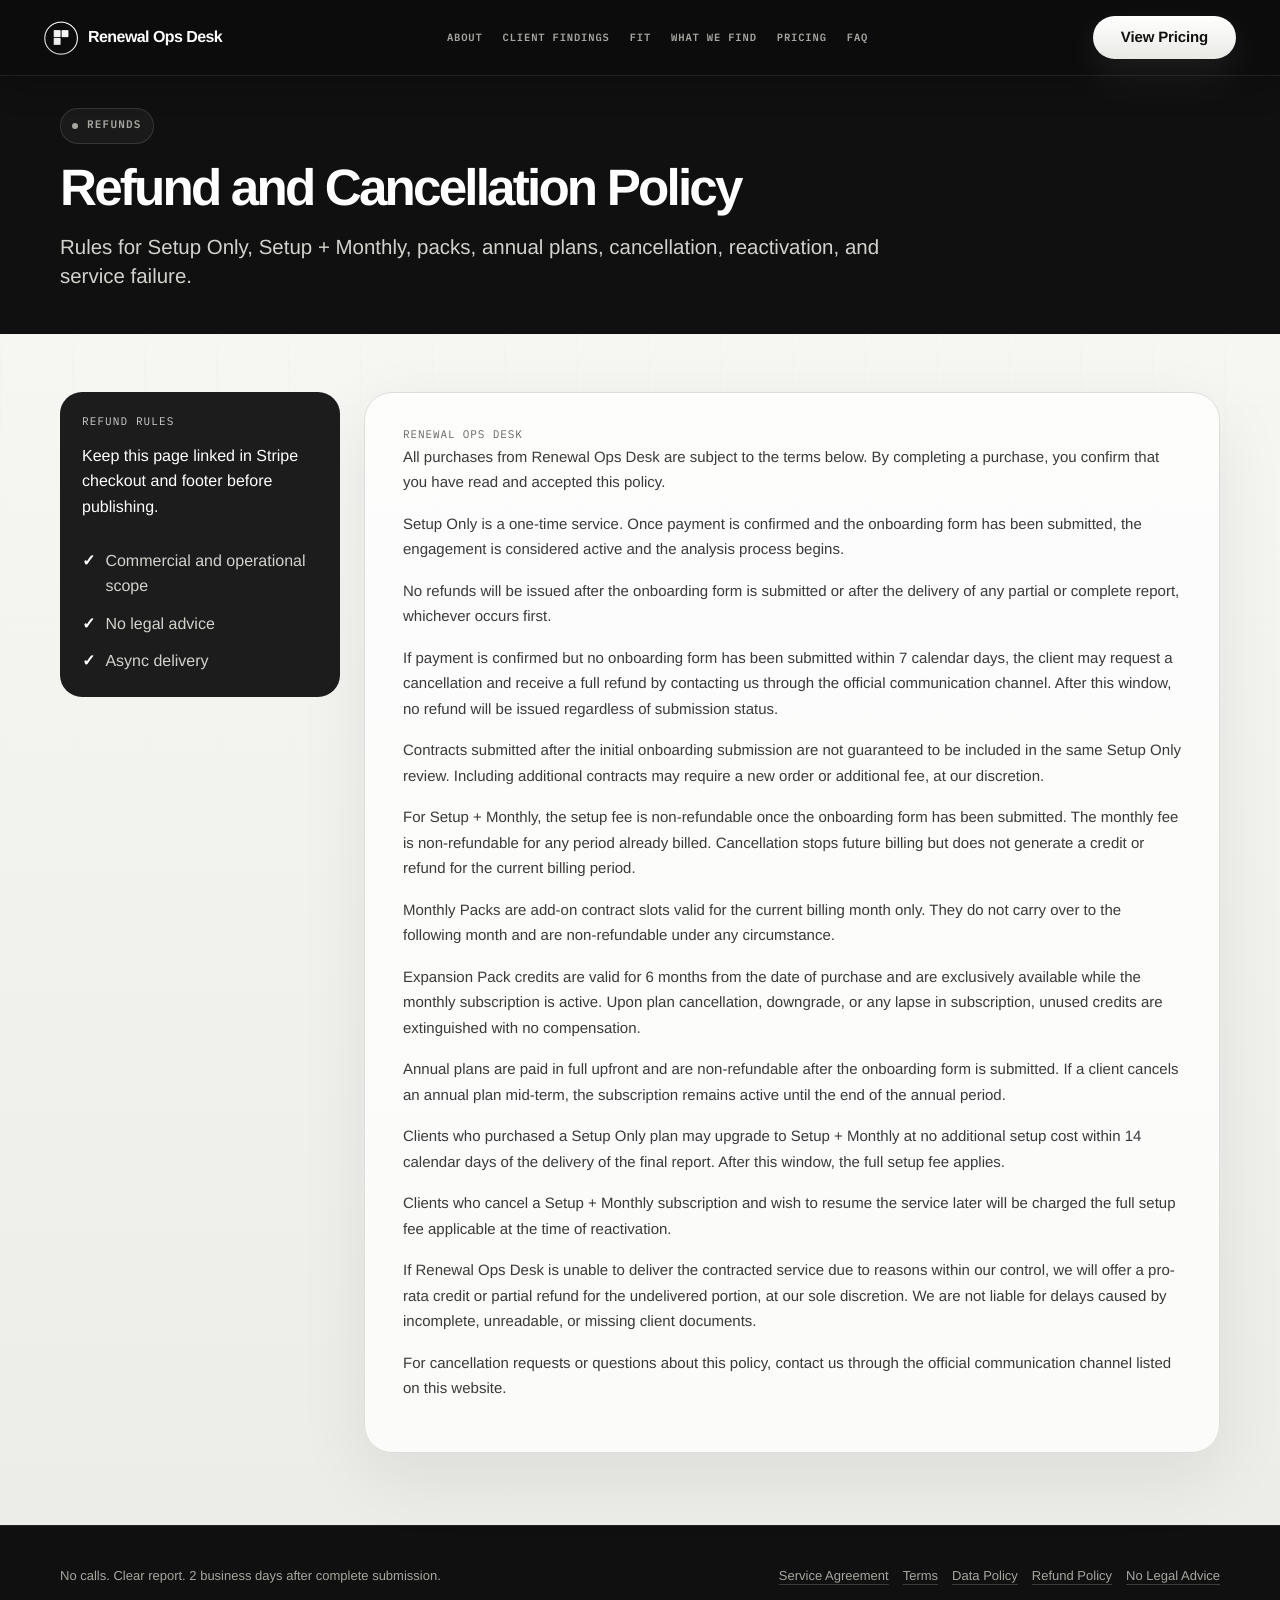
<file: refund-cancellation-policy.html>
<!DOCTYPE html>
<html lang="en">
<head>
  <meta charset="UTF-8" />
  <meta name="viewport" content="width=device-width, initial-scale=1.0" />
  <title>Refund and Cancellation Policy — Renewal Ops Desk</title>
  <meta name="description" content="Refunds, cancellation, reactivation, packs, and annual plans." />
 <link rel="stylesheet" href="/styles.css" />
<link rel="stylesheet" href="/mobile.css" media="screen and (max-width: 768px)" />
  <link rel="icon" href="/favicon.png" type="image/png" />
<link rel="apple-touch-icon" href="/favicon.png" />
</head>
<body>
  <div class="page">
    
 <nav class="nav">
  <a href="/" class="brand" aria-label="Renewal Ops Desk home">
    <img class="brand-mark" src="/logo-mark.png" alt="Renewal Ops Desk logo" />
    <span>Renewal Ops Desk</span>
  </a>

  <div class="nav-links">
    <a href="/#about">About</a>
    <a href="/#proof">Client Findings</a>
    <a href="/#fit">Fit</a>
    <a href="/#findings">What We Find</a>
    <a href="/#pricing">Pricing</a>
    <a href="/#faq">FAQ</a>

    <a class="mobile-nav-cta" href="/#pricing">
      View Pricing
    </a>
  </div>

  <a class="btn btn-primary nav-desktop-cta" href="/#pricing">
    View Pricing
  </a>

  <button class="mobile-menu-toggle" type="button" aria-label="Open menu">
    <span></span>
  </button>
</nav>

    
<header class="page-hero dark">
  <div class="container">
    <div class="badge">Refunds</div>
    <h1>Refund and Cancellation Policy</h1>
    <p>Rules for Setup Only, Setup + Monthly, packs, annual plans, cancellation, reactivation, and service failure.</p>
  </div>
</header>
<main>
  <section class="section light">
    <div class="container legal-layout">
      <aside class="side-note">
        <div class="mono">Refund rules</div>
        <p>Keep this page linked in Stripe checkout and footer before publishing.</p>
        <div class="checklist">
          <div class="check">Commercial and operational scope</div>
          <div class="check">No legal advice</div>
          <div class="check">Async delivery</div>
        </div>
      </aside>
      <article class="legal-card light-card">
        <div class="mono">Renewal Ops Desk</div>
        <p>All purchases from Renewal Ops Desk are subject to the terms below. By completing a purchase, you confirm that you have read and accepted this policy.</p>
<p>Setup Only is a one-time service. Once payment is confirmed and the onboarding form has been submitted, the engagement is considered active and the analysis process begins.</p>
<p>No refunds will be issued after the onboarding form is submitted or after the delivery of any partial or complete report, whichever occurs first.</p>
<p>If payment is confirmed but no onboarding form has been submitted within 7 calendar days, the client may request a cancellation and receive a full refund by contacting us through the official communication channel. After this window, no refund will be issued regardless of submission status.</p>
<p>Contracts submitted after the initial onboarding submission are not guaranteed to be included in the same Setup Only review. Including additional contracts may require a new order or additional fee, at our discretion.</p>
<p>For Setup + Monthly, the setup fee is non-refundable once the onboarding form has been submitted. The monthly fee is non-refundable for any period already billed. Cancellation stops future billing but does not generate a credit or refund for the current billing period.</p>
<p>Monthly Packs are add-on contract slots valid for the current billing month only. They do not carry over to the following month and are non-refundable under any circumstance.</p>
<p>Expansion Pack credits are valid for 6 months from the date of purchase and are exclusively available while the monthly subscription is active. Upon plan cancellation, downgrade, or any lapse in subscription, unused credits are extinguished with no compensation.</p>
<p>Annual plans are paid in full upfront and are non-refundable after the onboarding form is submitted. If a client cancels an annual plan mid-term, the subscription remains active until the end of the annual period.</p>
<p>Clients who purchased a Setup Only plan may upgrade to Setup + Monthly at no additional setup cost within 14 calendar days of the delivery of the final report. After this window, the full setup fee applies.</p>
<p>Clients who cancel a Setup + Monthly subscription and wish to resume the service later will be charged the full setup fee applicable at the time of reactivation.</p>
<p>If Renewal Ops Desk is unable to deliver the contracted service due to reasons within our control, we will offer a pro-rata credit or partial refund for the undelivered portion, at our sole discretion. We are not liable for delays caused by incomplete, unreadable, or missing client documents.</p>
<p>For cancellation requests or questions about this policy, contact us through the official communication channel listed on this website.</p>
        
      </article>
    </div>
  </section>
</main>

    
    <footer class="footer">
      <div class="container">
        <span>No calls. Clear report. 2 business days after complete submission.</span>
        <div class="footer-links">
          <a href="service-agreement.html">Service Agreement</a>
          <a href="terms.html">Terms</a>
          <a href="data-policy.html">Data Policy</a>
          <a href="refund-cancellation-policy.html">Refund Policy</a>
          <a href="no-legal-advice.html">No Legal Advice</a>
        </div>
      </div>
    </footer>

  </div>
  <script src="/nav.js"></script>
</body>
</html>
</file>
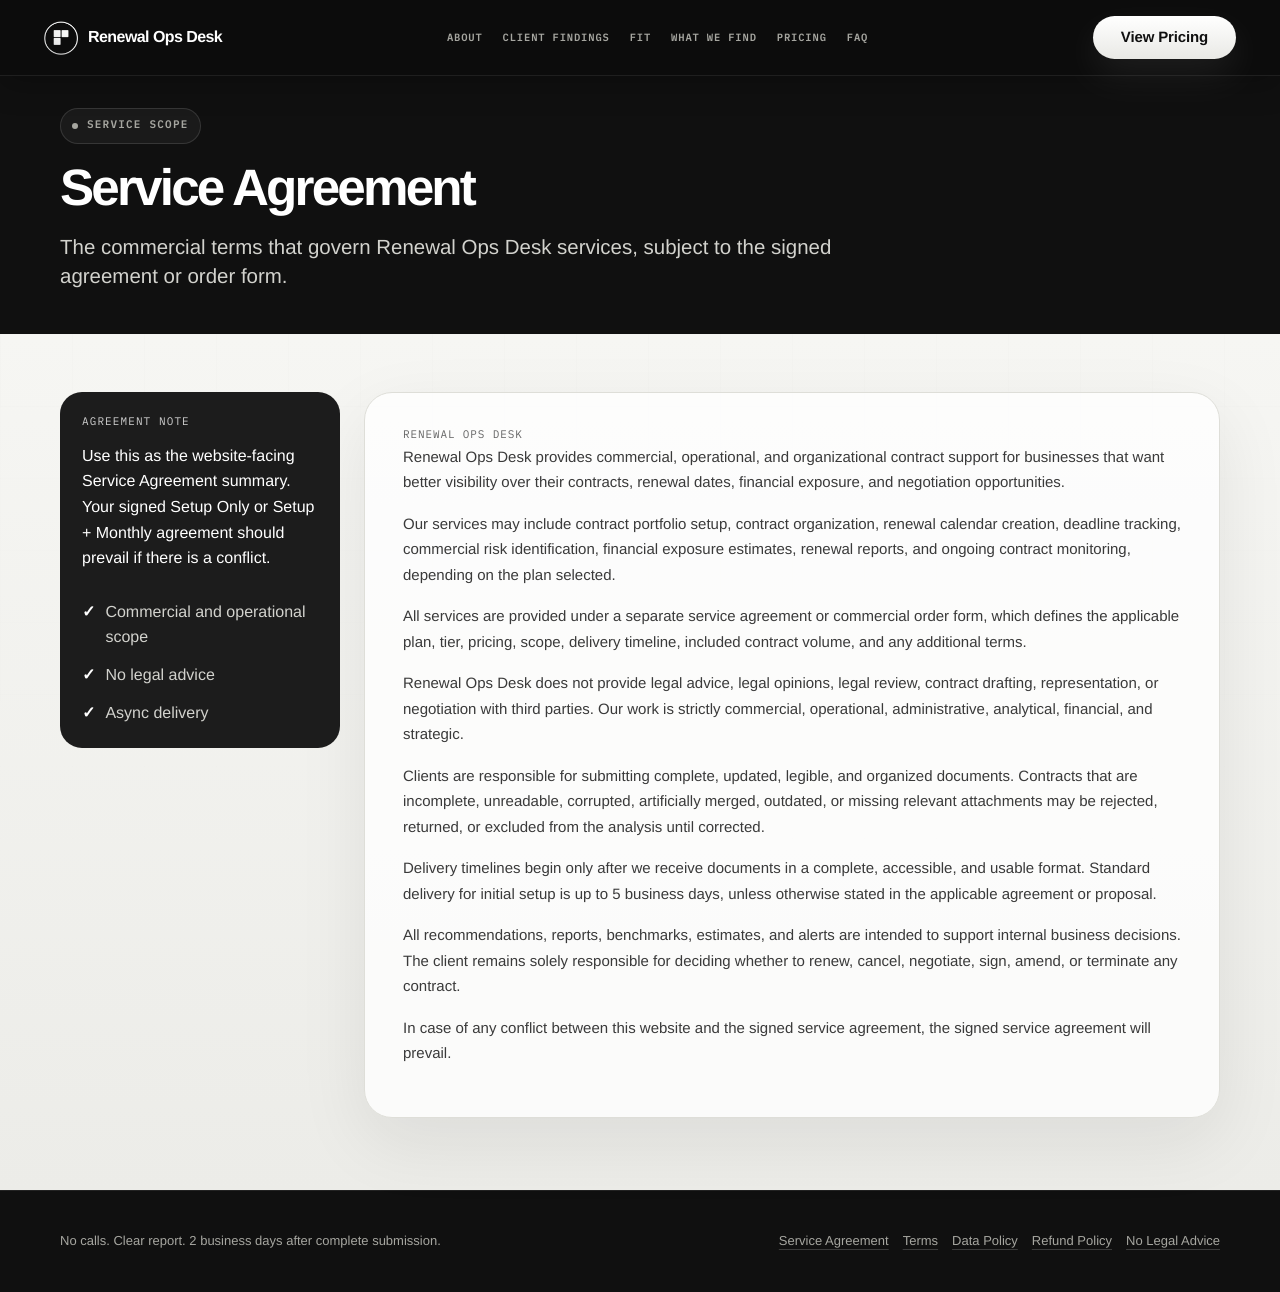
<file: service-agreement.html>
<!DOCTYPE html>
<html lang="en">
<head>
  <meta charset="UTF-8" />
  <meta name="viewport" content="width=device-width, initial-scale=1.0" />
  <title>Service Agreement — Renewal Ops Desk</title>
  <meta name="description" content="Website-facing Service Agreement summary for Renewal Ops Desk." />
  <link rel="stylesheet" href="/styles.css" />
<link rel="stylesheet" href="/mobile.css" media="screen and (max-width: 768px)" />
  <link rel="icon" href="/favicon.png" type="image/png" />
<link rel="apple-touch-icon" href="/favicon.png" />
</head>
<body>
  <div class="page">
    
<nav class="nav">
  <a href="/" class="brand" aria-label="Renewal Ops Desk home">
    <img class="brand-mark" src="/logo-mark.png" alt="Renewal Ops Desk logo" />
    <span>Renewal Ops Desk</span>
  </a>

  <div class="nav-links">
    <a href="/#about">About</a>
    <a href="/#proof">Client Findings</a>
    <a href="/#fit">Fit</a>
    <a href="/#findings">What We Find</a>
    <a href="/#pricing">Pricing</a>
    <a href="/#faq">FAQ</a>

    <a class="mobile-nav-cta" href="/#pricing">
      View Pricing
    </a>
  </div>

  <a class="btn btn-primary nav-desktop-cta" href="/#pricing">
    View Pricing
  </a>

  <button class="mobile-menu-toggle" type="button" aria-label="Open menu">
    <span></span>
  </button>
</nav>

    
<header class="page-hero dark">
  <div class="container">
    <div class="badge">Service scope</div>
    <h1>Service Agreement</h1>
    <p>The commercial terms that govern Renewal Ops Desk services, subject to the signed agreement or order form.</p>
  </div>
</header>
<main>
  <section class="section light">
    <div class="container legal-layout">
      <aside class="side-note">
        <div class="mono">Agreement note</div>
        <p>Use this as the website-facing Service Agreement summary. Your signed Setup Only or Setup + Monthly agreement should prevail if there is a conflict.</p>
        <div class="checklist">
          <div class="check">Commercial and operational scope</div>
          <div class="check">No legal advice</div>
          <div class="check">Async delivery</div>
        </div>
      </aside>
      <article class="legal-card light-card">
        <div class="mono">Renewal Ops Desk</div>
        <p>Renewal Ops Desk provides commercial, operational, and organizational contract support for businesses that want better visibility over their contracts, renewal dates, financial exposure, and negotiation opportunities.</p>
<p>Our services may include contract portfolio setup, contract organization, renewal calendar creation, deadline tracking, commercial risk identification, financial exposure estimates, renewal reports, and ongoing contract monitoring, depending on the plan selected.</p>
<p>All services are provided under a separate service agreement or commercial order form, which defines the applicable plan, tier, pricing, scope, delivery timeline, included contract volume, and any additional terms.</p>
<p>Renewal Ops Desk does not provide legal advice, legal opinions, legal review, contract drafting, representation, or negotiation with third parties. Our work is strictly commercial, operational, administrative, analytical, financial, and strategic.</p>
<p>Clients are responsible for submitting complete, updated, legible, and organized documents. Contracts that are incomplete, unreadable, corrupted, artificially merged, outdated, or missing relevant attachments may be rejected, returned, or excluded from the analysis until corrected.</p>
<p>Delivery timelines begin only after we receive documents in a complete, accessible, and usable format. Standard delivery for initial setup is up to 5 business days, unless otherwise stated in the applicable agreement or proposal.</p>
<p>All recommendations, reports, benchmarks, estimates, and alerts are intended to support internal business decisions. The client remains solely responsible for deciding whether to renew, cancel, negotiate, sign, amend, or terminate any contract.</p>
<p>In case of any conflict between this website and the signed service agreement, the signed service agreement will prevail.</p>
        
      </article>
    </div>
  </section>
</main>

    
    <footer class="footer">
      <div class="container">
        <span>No calls. Clear report. 2 business days after complete submission.</span>
        <div class="footer-links">
          <a href="service-agreement.html">Service Agreement</a>
          <a href="terms.html">Terms</a>
          <a href="data-policy.html">Data Policy</a>
          <a href="refund-cancellation-policy.html">Refund Policy</a>
          <a href="no-legal-advice.html">No Legal Advice</a>
        </div>
      </div>
    </footer>

  </div>
  <script src="/nav.js"></script>
</body>
</html>
</file>
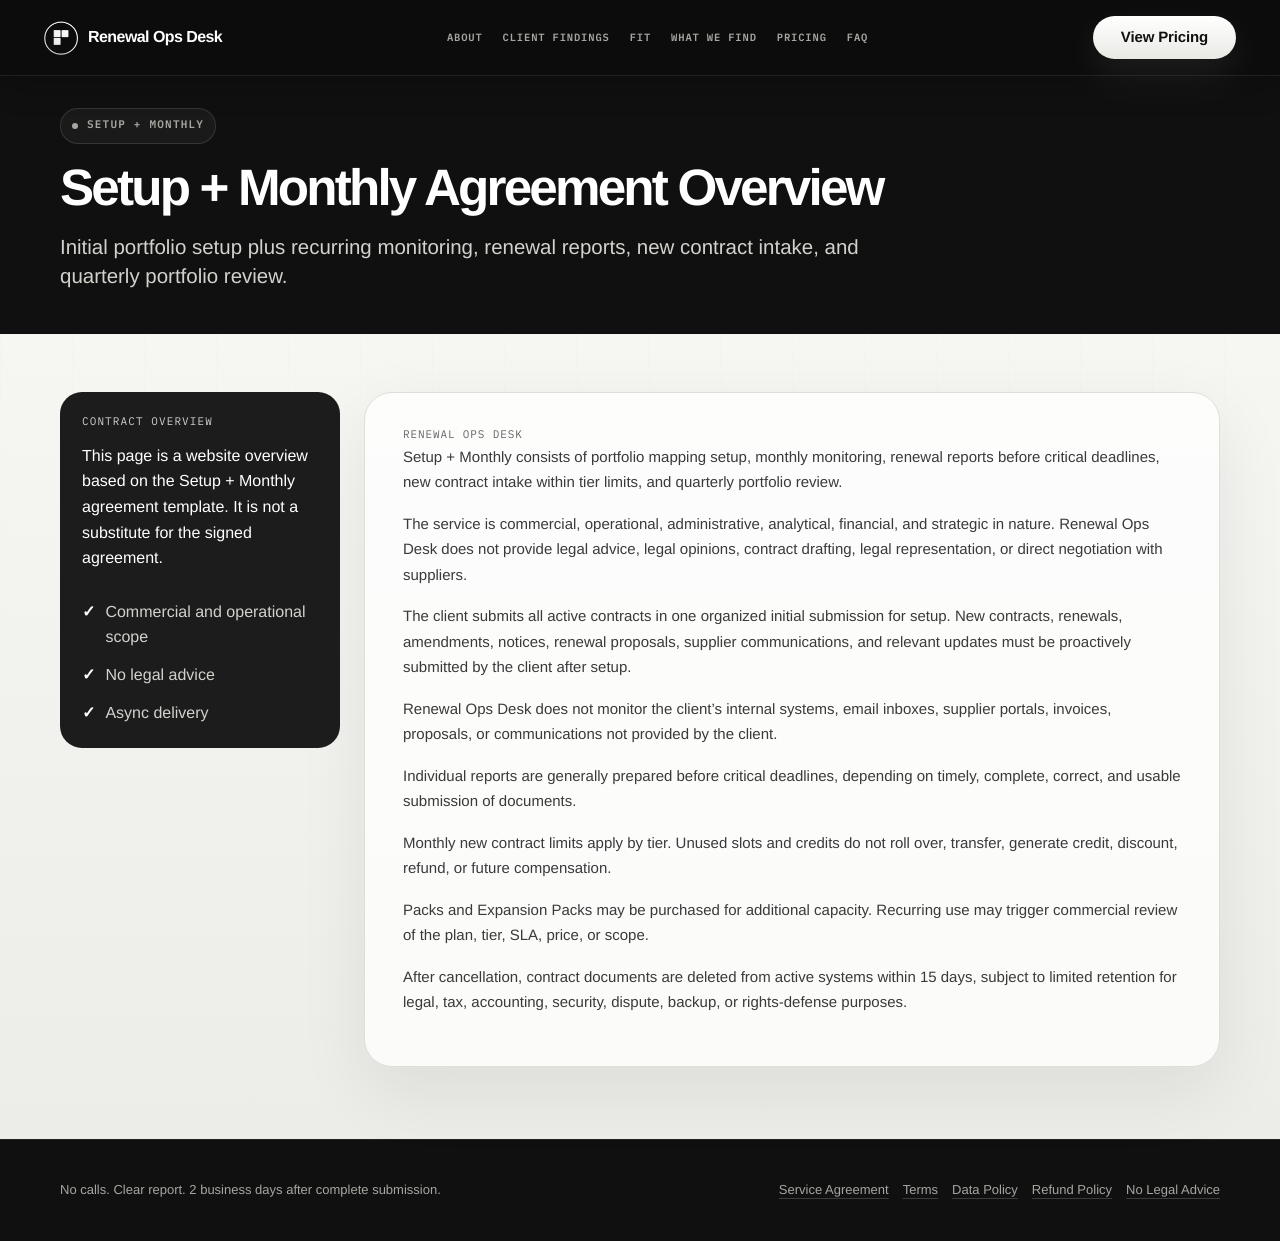
<file: setup-monthly-agreement.html>
<!DOCTYPE html>
<html lang="en">
<head>
  <meta charset="UTF-8" />
  <meta name="viewport" content="width=device-width, initial-scale=1.0" />
  <title>Setup + Monthly Agreement Overview — Renewal Ops Desk</title>
  <meta name="description" content="Overview of Setup + Monthly service terms." />
 <link rel="stylesheet" href="/styles.css" />
<link rel="stylesheet" href="/mobile.css" media="screen and (max-width: 768px)" />
  <link rel="icon" href="/favicon.png" type="image/png" />
<link rel="apple-touch-icon" href="/favicon.png" />
</head>
<body>
  <div class="page">
    
<nav class="nav">
  <a href="/" class="brand" aria-label="Renewal Ops Desk home">
    <img class="brand-mark" src="/logo-mark.png" alt="Renewal Ops Desk logo" />
    <span>Renewal Ops Desk</span>
  </a>

  <div class="nav-links">
    <a href="/#about">About</a>
    <a href="/#proof">Client Findings</a>
    <a href="/#fit">Fit</a>
    <a href="/#findings">What We Find</a>
    <a href="/#pricing">Pricing</a>
    <a href="/#faq">FAQ</a>

    <a class="mobile-nav-cta" href="/#pricing">
      View Pricing
    </a>
  </div>

  <a class="btn btn-primary nav-desktop-cta" href="/#pricing">
    View Pricing
  </a>

  <button class="mobile-menu-toggle" type="button" aria-label="Open menu">
    <span></span>
  </button>
</nav>

    
<header class="page-hero dark">
  <div class="container">
    <div class="badge">Setup + Monthly</div>
    <h1>Setup + Monthly Agreement Overview</h1>
    <p>Initial portfolio setup plus recurring monitoring, renewal reports, new contract intake, and quarterly portfolio review.</p>
  </div>
</header>
<main>
  <section class="section light">
    <div class="container legal-layout">
      <aside class="side-note">
        <div class="mono">Contract overview</div>
        <p>This page is a website overview based on the Setup + Monthly agreement template. It is not a substitute for the signed agreement.</p>
        <div class="checklist">
          <div class="check">Commercial and operational scope</div>
          <div class="check">No legal advice</div>
          <div class="check">Async delivery</div>
        </div>
      </aside>
      <article class="legal-card light-card">
        <div class="mono">Renewal Ops Desk</div>
        <p>Setup + Monthly consists of portfolio mapping setup, monthly monitoring, renewal reports before critical deadlines, new contract intake within tier limits, and quarterly portfolio review.</p>
<p>The service is commercial, operational, administrative, analytical, financial, and strategic in nature. Renewal Ops Desk does not provide legal advice, legal opinions, contract drafting, legal representation, or direct negotiation with suppliers.</p>
<p>The client submits all active contracts in one organized initial submission for setup. New contracts, renewals, amendments, notices, renewal proposals, supplier communications, and relevant updates must be proactively submitted by the client after setup.</p>
<p>Renewal Ops Desk does not monitor the client’s internal systems, email inboxes, supplier portals, invoices, proposals, or communications not provided by the client.</p>
<p>Individual reports are generally prepared before critical deadlines, depending on timely, complete, correct, and usable submission of documents.</p>
<p>Monthly new contract limits apply by tier. Unused slots and credits do not roll over, transfer, generate credit, discount, refund, or future compensation.</p>
<p>Packs and Expansion Packs may be purchased for additional capacity. Recurring use may trigger commercial review of the plan, tier, SLA, price, or scope.</p>
<p>After cancellation, contract documents are deleted from active systems within 15 days, subject to limited retention for legal, tax, accounting, security, dispute, backup, or rights-defense purposes.</p>
        
      </article>
    </div>
  </section>
</main>

    
    <footer class="footer">
      <div class="container">
        <span>No calls. Clear report. 2 business days after complete submission.</span>
        <div class="footer-links">
          <a href="service-agreement.html">Service Agreement</a>
          <a href="terms.html">Terms</a>
          <a href="data-policy.html">Data Policy</a>
          <a href="refund-cancellation-policy.html">Refund Policy</a>
          <a href="no-legal-advice.html">No Legal Advice</a>
        </div>
      </div>
    </footer>

  </div>
  <script src="/nav.js"></script>
</body>
</html>
</file>
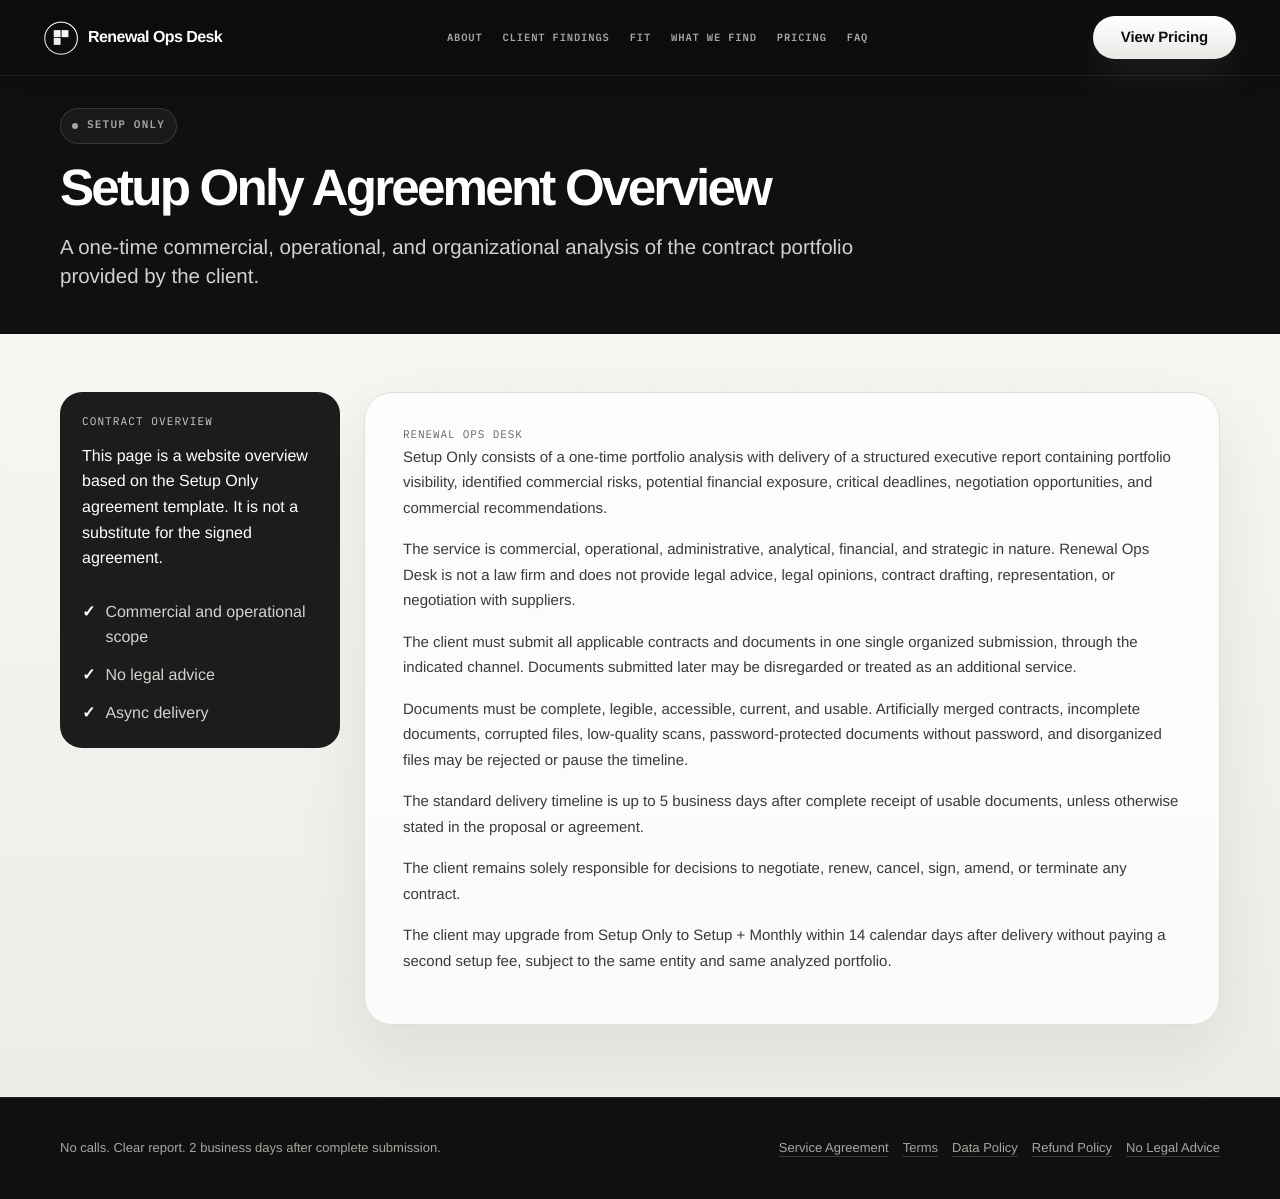
<file: setup-only-agreement.html>
<!DOCTYPE html>
<html lang="en">
<head>
  <meta charset="UTF-8" />
  <meta name="viewport" content="width=device-width, initial-scale=1.0" />
  <title>Setup Only Agreement Overview — Renewal Ops Desk</title>
  <meta name="description" content="Overview of Setup Only service terms." />
  <link rel="stylesheet" href="/styles.css" />
<link rel="stylesheet" href="/mobile.css" media="screen and (max-width: 768px)" />
  <link rel="icon" href="/favicon.png" type="image/png" />
<link rel="apple-touch-icon" href="/favicon.png" />
</head>
<body>
  <div class="page">
    
  <nav class="nav">
  <a href="/" class="brand" aria-label="Renewal Ops Desk home">
    <img class="brand-mark" src="/logo-mark.png" alt="Renewal Ops Desk logo" />
    <span>Renewal Ops Desk</span>
  </a>

  <div class="nav-links">
    <a href="/#about">About</a>
    <a href="/#proof">Client Findings</a>
    <a href="/#fit">Fit</a>
    <a href="/#findings">What We Find</a>
    <a href="/#pricing">Pricing</a>
    <a href="/#faq">FAQ</a>

    <a class="mobile-nav-cta" href="/#pricing">
      View Pricing
    </a>
  </div>

  <a class="btn btn-primary nav-desktop-cta" href="/#pricing">
    View Pricing
  </a>

  <button class="mobile-menu-toggle" type="button" aria-label="Open menu">
    <span></span>
  </button>
</nav>

    
<header class="page-hero dark">
  <div class="container">
    <div class="badge">Setup Only</div>
    <h1>Setup Only Agreement Overview</h1>
    <p>A one-time commercial, operational, and organizational analysis of the contract portfolio provided by the client.</p>
  </div>
</header>
<main>
  <section class="section light">
    <div class="container legal-layout">
      <aside class="side-note">
        <div class="mono">Contract overview</div>
        <p>This page is a website overview based on the Setup Only agreement template. It is not a substitute for the signed agreement.</p>
        <div class="checklist">
          <div class="check">Commercial and operational scope</div>
          <div class="check">No legal advice</div>
          <div class="check">Async delivery</div>
        </div>
      </aside>
      <article class="legal-card light-card">
        <div class="mono">Renewal Ops Desk</div>
        <p>Setup Only consists of a one-time portfolio analysis with delivery of a structured executive report containing portfolio visibility, identified commercial risks, potential financial exposure, critical deadlines, negotiation opportunities, and commercial recommendations.</p>
<p>The service is commercial, operational, administrative, analytical, financial, and strategic in nature. Renewal Ops Desk is not a law firm and does not provide legal advice, legal opinions, contract drafting, representation, or negotiation with suppliers.</p>
<p>The client must submit all applicable contracts and documents in one single organized submission, through the indicated channel. Documents submitted later may be disregarded or treated as an additional service.</p>
<p>Documents must be complete, legible, accessible, current, and usable. Artificially merged contracts, incomplete documents, corrupted files, low-quality scans, password-protected documents without password, and disorganized files may be rejected or pause the timeline.</p>
<p>The standard delivery timeline is up to 5 business days after complete receipt of usable documents, unless otherwise stated in the proposal or agreement.</p>
<p>The client remains solely responsible for decisions to negotiate, renew, cancel, sign, amend, or terminate any contract.</p>
<p>The client may upgrade from Setup Only to Setup + Monthly within 14 calendar days after delivery without paying a second setup fee, subject to the same entity and same analyzed portfolio.</p>
        
      </article>
    </div>
  </section>
</main>

    
    <footer class="footer">
      <div class="container">
        <span>No calls. Clear report. 2 business days after complete submission.</span>
        <div class="footer-links">
          <a href="service-agreement.html">Service Agreement</a>
          <a href="terms.html">Terms</a>
          <a href="data-policy.html">Data Policy</a>
          <a href="refund-cancellation-policy.html">Refund Policy</a>
          <a href="no-legal-advice.html">No Legal Advice</a>
        </div>
      </div>
    </footer>

  </div>
  <script src="/nav.js"></script>
</body>
</html>
</file>
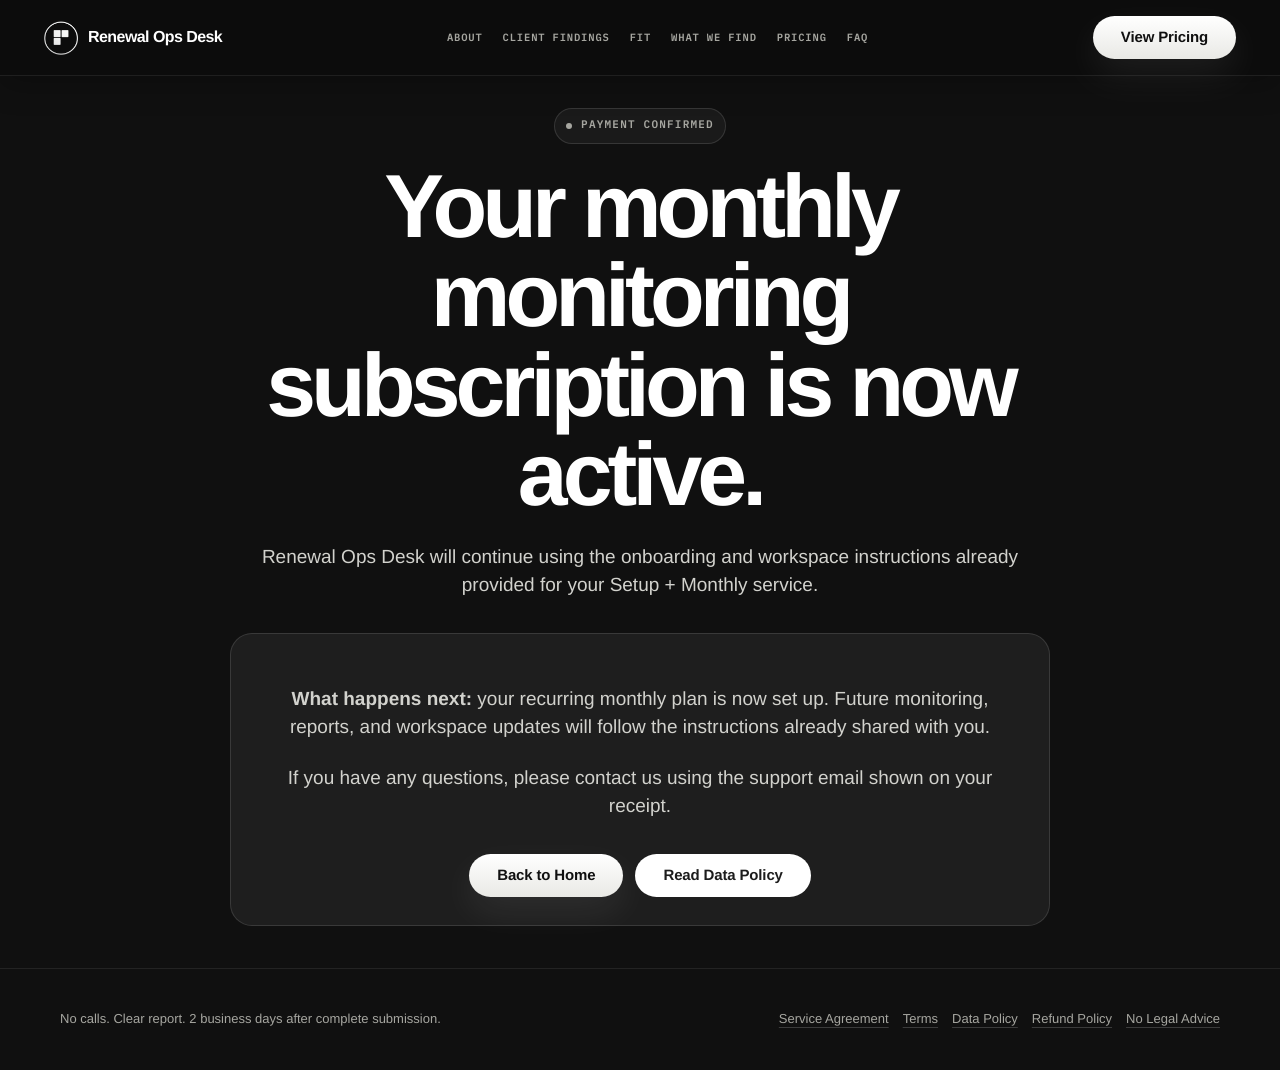
<file: subscription-confirmed.html>
<!DOCTYPE html>
<html lang="en">
<head>
  <meta charset="UTF-8" />
  <meta name="viewport" content="width=device-width, initial-scale=1.0" />
  <title>Subscription Confirmed — Renewal Ops Desk</title>
  <meta name="description" content="Your Renewal Ops Desk monthly monitoring subscription is now active." />
 <link rel="stylesheet" href="/styles.css" />
<link rel="stylesheet" href="/mobile.css" media="screen and (max-width: 768px)" />
  <link rel="icon" href="/favicon.png" type="image/png" />
<link rel="apple-touch-icon" href="/favicon.png" />
</head>
<body>
  <div class="page">
    
<nav class="nav">
  <a href="/" class="brand" aria-label="Renewal Ops Desk home">
    <img class="brand-mark" src="/logo-mark.png" alt="Renewal Ops Desk logo" />
    <span>Renewal Ops Desk</span>
  </a>

  <div class="nav-links">
    <a href="/#about">About</a>
    <a href="/#proof">Client Findings</a>
    <a href="/#fit">Fit</a>
    <a href="/#findings">What We Find</a>
    <a href="/#pricing">Pricing</a>
    <a href="/#faq">FAQ</a>

    <a class="mobile-nav-cta" href="/#pricing">
      View Pricing
    </a>
  </div>

  <a class="btn btn-primary nav-desktop-cta" href="/#pricing">
    View Pricing
  </a>

  <button class="mobile-menu-toggle" type="button" aria-label="Open menu">
    <span></span>
  </button>
</nav>
    
    <header class="page-hero dark">
      <div class="container success-box">
        <div class="badge">Payment confirmed</div>
        <h1>Your monthly monitoring subscription is now active.</h1>
        <p>
          Renewal Ops Desk will continue using the onboarding and workspace instructions already provided for your Setup + Monthly service.
        </p>

        <div class="notice-card">
          <p>
            <strong>What happens next:</strong> your recurring monthly plan is now set up. Future monitoring, reports, and workspace updates will follow the instructions already shared with you.
          </p>

          <p>
            If you have any questions, please contact us using the support email shown on your receipt.
          </p>

          <div class="hero-actions" style="justify-content:center">
            <a class="btn btn-primary" href="index.html">Back to Home</a>
            <a class="btn btn-secondary" href="data-policy.html">Read Data Policy</a>
          </div>
        </div>
      </div>
    </header>

    <footer class="footer">
      <div class="container">
        <span>No calls. Clear report. 2 business days after complete submission.</span>
        <div class="footer-links">
          <a href="service-agreement.html">Service Agreement</a>
          <a href="terms.html">Terms</a>
          <a href="data-policy.html">Data Policy</a>
          <a href="refund-cancellation-policy.html">Refund Policy</a>
          <a href="no-legal-advice.html">No Legal Advice</a>
        </div>
      </div>
    </footer>
  </div>
  <script src="/nav.js"></script>
</body>
</html>
</file>
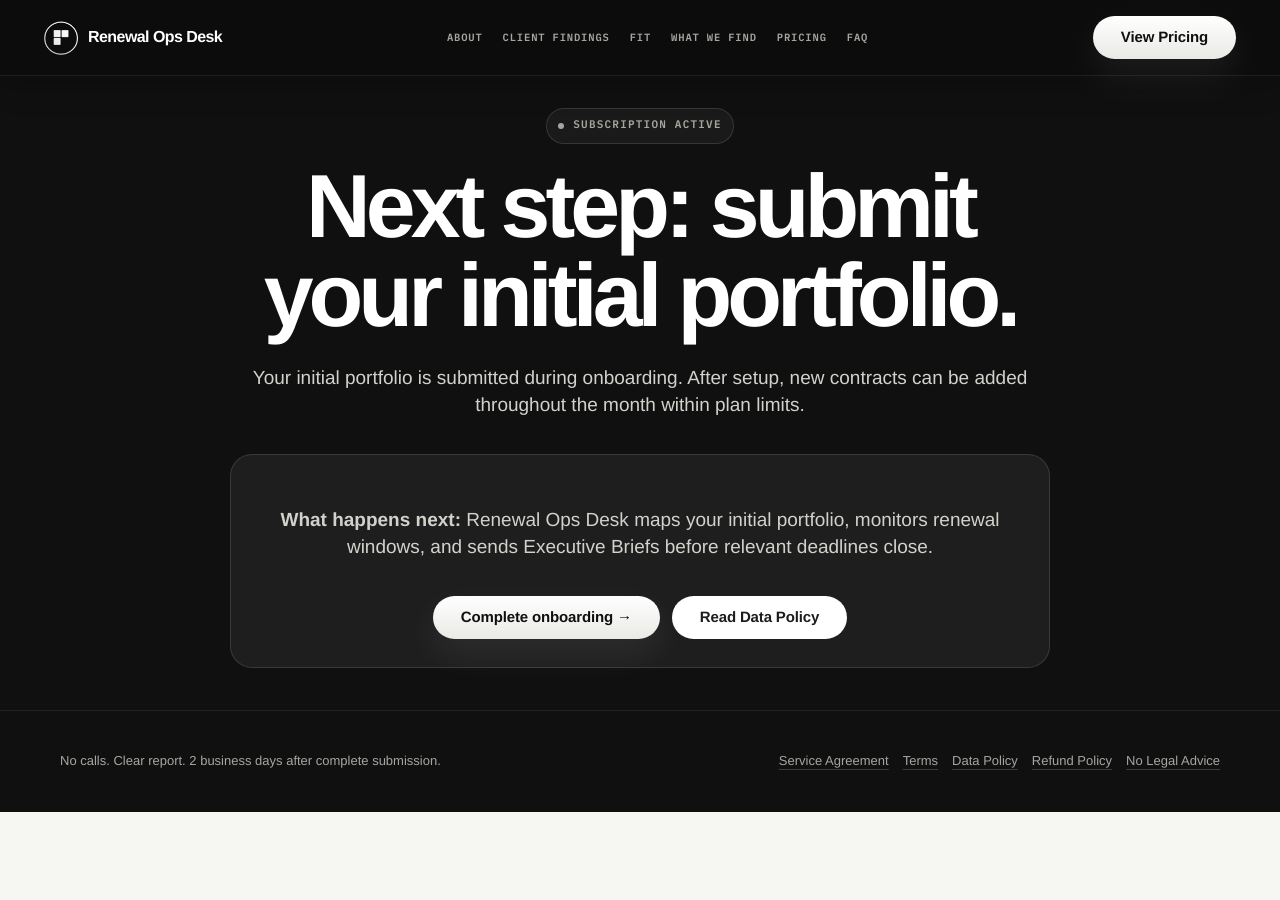
<file: success-monthly.html>
<!DOCTYPE html>
<html lang="en">
<head>
  <meta charset="UTF-8" />
  <meta name="viewport" content="width=device-width, initial-scale=1.0" />
  <title>Monthly Success — Renewal Ops Desk</title>
  <meta name="description" content="Next steps after monthly subscription purchase." />
 <link rel="stylesheet" href="/styles.css" />
<link rel="stylesheet" href="/mobile.css" media="screen and (max-width: 768px)" />
  <link rel="icon" href="/favicon.png" type="image/png" />
<link rel="apple-touch-icon" href="/favicon.png" />
</head>
<body>
  <div class="page">
 <nav class="nav">
  <a href="/" class="brand" aria-label="Renewal Ops Desk home">
    <img class="brand-mark" src="/logo-mark.png" alt="Renewal Ops Desk logo" />
    <span>Renewal Ops Desk</span>
  </a>

  <div class="nav-links">
    <a href="/#about">About</a>
    <a href="/#proof">Client Findings</a>
    <a href="/#fit">Fit</a>
    <a href="/#findings">What We Find</a>
    <a href="/#pricing">Pricing</a>
    <a href="/#faq">FAQ</a>

    <a class="mobile-nav-cta" href="/#pricing">
      View Pricing
    </a>
  </div>

  <a class="btn btn-primary nav-desktop-cta" href="/#pricing">
    View Pricing
  </a>

  <button class="mobile-menu-toggle" type="button" aria-label="Open menu">
    <span></span>
  </button>
</nav>

    
<header class="page-hero dark">
  <div class="container success-box">
    <div class="badge">Subscription active</div>
    <h1>Next step: submit your initial portfolio.</h1>
    <p>Your initial portfolio is submitted during onboarding. After setup, new contracts can be added throughout the month within plan limits.</p>
    <div class="notice-card">
      <p><strong>What happens next:</strong> Renewal Ops Desk maps your initial portfolio, monitors renewal windows, and sends Executive Briefs before relevant deadlines close.</p>
      <div class="hero-actions" style="justify-content:center">
        <a class="btn btn-primary" href="https://tally.so/r/WOlDEk">Complete onboarding →</a>
        <a class="btn btn-secondary" href="data-policy.html">Read Data Policy</a>
      </div>
  </div>
</header>

    
    <footer class="footer">
      <div class="container">
        <span>No calls. Clear report. 2 business days after complete submission.</span>
        <div class="footer-links">
          <a href="service-agreement.html">Service Agreement</a>
          <a href="terms.html">Terms</a>
          <a href="data-policy.html">Data Policy</a>
          <a href="refund-cancellation-policy.html">Refund Policy</a>
          <a href="no-legal-advice.html">No Legal Advice</a>
        </div>
      </div>
    </footer>

  </div>
  <script src="/nav.js"></script>
</body>
</html>
</file>
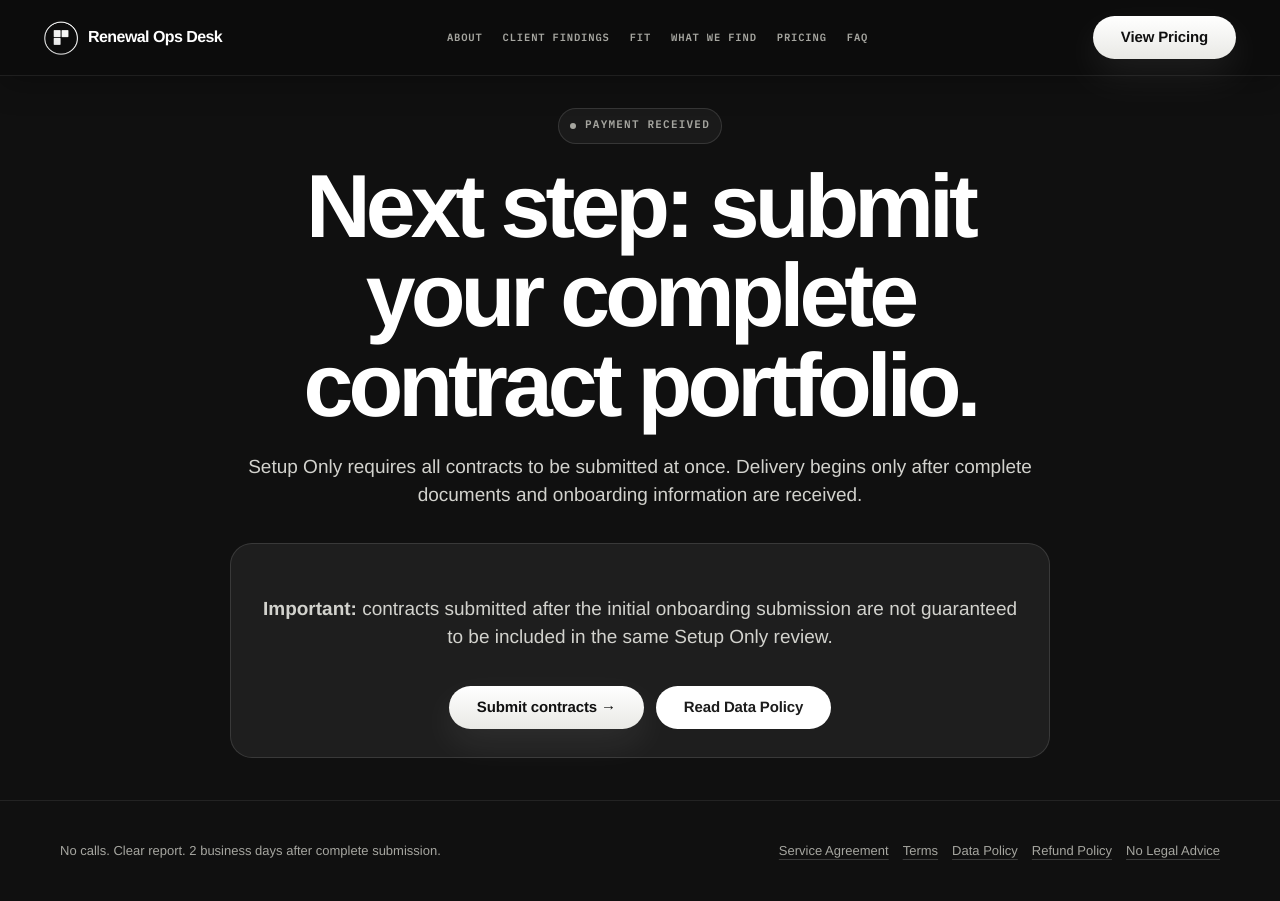
<file: success-setup-only.html>
<!DOCTYPE html>
<html lang="en">
<head>
  <meta charset="UTF-8" />
  <meta name="viewport" content="width=device-width, initial-scale=1.0" />
  <title>Setup Only Success — Renewal Ops Desk</title>
  <meta name="description" content="Next steps after Setup Only purchase." />
 <link rel="stylesheet" href="/styles.css" />
<link rel="stylesheet" href="/mobile.css" media="screen and (max-width: 768px)" />
  <link rel="icon" href="/favicon.png" type="image/png" />
<link rel="apple-touch-icon" href="/favicon.png" />
</head>
<body>
  <div class="page">
    
<nav class="nav">
  <a href="/" class="brand" aria-label="Renewal Ops Desk home">
    <img class="brand-mark" src="/logo-mark.png" alt="Renewal Ops Desk logo" />
    <span>Renewal Ops Desk</span>
  </a>

  <div class="nav-links">
    <a href="/#about">About</a>
    <a href="/#proof">Client Findings</a>
    <a href="/#fit">Fit</a>
    <a href="/#findings">What We Find</a>
    <a href="/#pricing">Pricing</a>
    <a href="/#faq">FAQ</a>

    <a class="mobile-nav-cta" href="/#pricing">
      View Pricing
    </a>
  </div>

  <a class="btn btn-primary nav-desktop-cta" href="/#pricing">
    View Pricing
  </a>

  <button class="mobile-menu-toggle" type="button" aria-label="Open menu">
    <span></span>
  </button>
</nav>

    
<header class="page-hero dark">
  <div class="container success-box">
    <div class="badge">Payment received</div>
    <h1>Next step: submit your complete contract portfolio.</h1>
    <p>Setup Only requires all contracts to be submitted at once. Delivery begins only after complete documents and onboarding information are received.</p>
    <div class="notice-card">
      <p><strong>Important:</strong> contracts submitted after the initial onboarding submission are not guaranteed to be included in the same Setup Only review.</p>
      <div class="hero-actions" style="justify-content:center">
        <a class="btn btn-primary" href="https://tally.so/r/VLoopy">Submit contracts →</a>
        <a class="btn btn-secondary" href="data-policy.html">Read Data Policy</a>
      </div>
  </div>
</header>

    
    <footer class="footer">
      <div class="container">
        <span>No calls. Clear report. 2 business days after complete submission.</span>
        <div class="footer-links">
          <a href="service-agreement.html">Service Agreement</a>
          <a href="terms.html">Terms</a>
          <a href="data-policy.html">Data Policy</a>
          <a href="refund-cancellation-policy.html">Refund Policy</a>
          <a href="no-legal-advice.html">No Legal Advice</a>
        </div>
      </div>
    </footer>

  </div>
  <script src="/nav.js"></script>
</body>
</html>
</file>
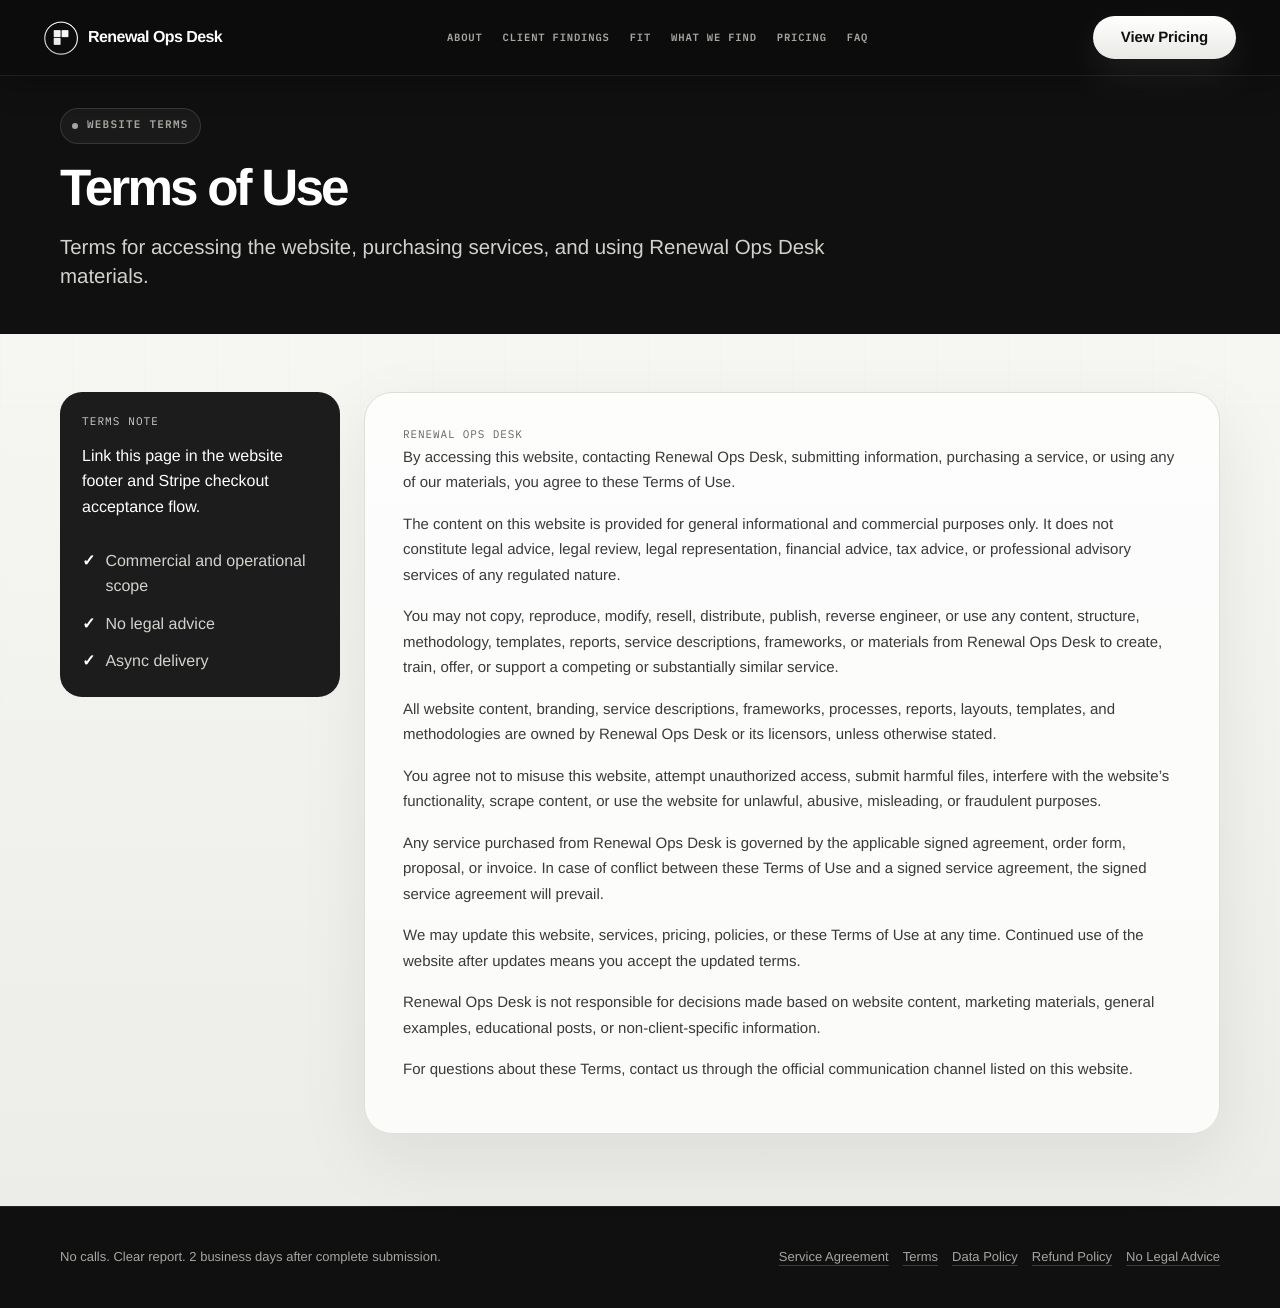
<file: terms.html>
<!DOCTYPE html>
<html lang="en">
<head>
  <meta charset="UTF-8" />
  <meta name="viewport" content="width=device-width, initial-scale=1.0" />
  <title>Terms of Use — Renewal Ops Desk</title>
  <meta name="description" content="Website terms for Renewal Ops Desk." />
  <link rel="stylesheet" href="/styles.css" />
<link rel="stylesheet" href="/mobile.css" media="screen and (max-width: 768px)" />
  <link rel="icon" href="/favicon.png" type="image/png" />
<link rel="apple-touch-icon" href="/favicon.png" />
</head>
<body>
  <div class="page">
    
 <nav class="nav">
  <a href="/" class="brand" aria-label="Renewal Ops Desk home">
    <img class="brand-mark" src="/logo-mark.png" alt="Renewal Ops Desk logo" />
    <span>Renewal Ops Desk</span>
  </a>

  <div class="nav-links">
    <a href="/#about">About</a>
    <a href="/#proof">Client Findings</a>
    <a href="/#fit">Fit</a>
    <a href="/#findings">What We Find</a>
    <a href="/#pricing">Pricing</a>
    <a href="/#faq">FAQ</a>

    <a class="mobile-nav-cta" href="/#pricing">
      View Pricing
    </a>
  </div>

  <a class="btn btn-primary nav-desktop-cta" href="/#pricing">
    View Pricing
  </a>

  <button class="mobile-menu-toggle" type="button" aria-label="Open menu">
    <span></span>
  </button>
</nav>

    
<header class="page-hero dark">
  <div class="container">
    <div class="badge">Website terms</div>
    <h1>Terms of Use</h1>
    <p>Terms for accessing the website, purchasing services, and using Renewal Ops Desk materials.</p>
  </div>
</header>
<main>
  <section class="section light">
    <div class="container legal-layout">
      <aside class="side-note">
        <div class="mono">Terms note</div>
        <p>Link this page in the website footer and Stripe checkout acceptance flow.</p>
        <div class="checklist">
          <div class="check">Commercial and operational scope</div>
          <div class="check">No legal advice</div>
          <div class="check">Async delivery</div>
        </div>
      </aside>
      <article class="legal-card light-card">
        <div class="mono">Renewal Ops Desk</div>
        <p>By accessing this website, contacting Renewal Ops Desk, submitting information, purchasing a service, or using any of our materials, you agree to these Terms of Use.</p>
<p>The content on this website is provided for general informational and commercial purposes only. It does not constitute legal advice, legal review, legal representation, financial advice, tax advice, or professional advisory services of any regulated nature.</p>
<p>You may not copy, reproduce, modify, resell, distribute, publish, reverse engineer, or use any content, structure, methodology, templates, reports, service descriptions, frameworks, or materials from Renewal Ops Desk to create, train, offer, or support a competing or substantially similar service.</p>
<p>All website content, branding, service descriptions, frameworks, processes, reports, layouts, templates, and methodologies are owned by Renewal Ops Desk or its licensors, unless otherwise stated.</p>
<p>You agree not to misuse this website, attempt unauthorized access, submit harmful files, interfere with the website’s functionality, scrape content, or use the website for unlawful, abusive, misleading, or fraudulent purposes.</p>
<p>Any service purchased from Renewal Ops Desk is governed by the applicable signed agreement, order form, proposal, or invoice. In case of conflict between these Terms of Use and a signed service agreement, the signed service agreement will prevail.</p>
<p>We may update this website, services, pricing, policies, or these Terms of Use at any time. Continued use of the website after updates means you accept the updated terms.</p>
<p>Renewal Ops Desk is not responsible for decisions made based on website content, marketing materials, general examples, educational posts, or non-client-specific information.</p>
<p>For questions about these Terms, contact us through the official communication channel listed on this website.</p>
        
      </article>
    </div>
  </section>
</main>

    
    <footer class="footer">
      <div class="container">
        <span>No calls. Clear report. 2 business days after complete submission.</span>
        <div class="footer-links">
          <a href="service-agreement.html">Service Agreement</a>
          <a href="terms.html">Terms</a>
          <a href="data-policy.html">Data Policy</a>
          <a href="refund-cancellation-policy.html">Refund Policy</a>
          <a href="no-legal-advice.html">No Legal Advice</a>
        </div>
      </div>
    </footer>

  </div>
  <script src="/nav.js"></script>
</body>
</html>
</file>
<file: styles.css>
@import url("https://fonts.googleapis.com/css2?family=IBM+Plex+Mono:wght@400;500;600;700&display=swap");


/* =========================================================
   RENEWAL OPS DESK — CLEANED STYLESHEET
   Clean version generated from the latest uploaded CSS.
   Duplicated selector blocks were consolidated; latest values were kept.
   ========================================================= */

:root {
  --black: #101010;
  --black-2: #151515;
  --black-3: #1C1C1C;
  --white: #FFFFFF;
  --paper: #F6F6F3;
  --paper-2: #ECECE8;
  --paper-3: #E3E3DD;
  --line-dark: rgba(255,255,255,.12);
  --line-light: #DEDED8;
  --ink-dark: #F7F7F4;
  --ink-light: #1C1C1C;
  --text-dark: #D2D2CD;
  --text-light: #3A3A3A;
  --muted-dark: #A6A6A0;
  --muted-light: #666666;
  --shadow-dark: 0 36px 100px rgba(0,0,0,.36);
  --shadow-light: 0 24px 70px rgba(28,28,28,.08);
  --radius-xl: 32px;
  --radius-lg: 22px;
  --radius-md: 16px;
  --critical-bg: #FEE2E2;
  --critical-text: #991B1B;
  --now-bg: #FEF3C7;
  --now-text: #92400E;
  --soon-bg: #EBEBEB;
  --soon-text: #555555;
  --watch-bg: #DCFCE7;
  --watch-text: #166534;
}

* {
  box-sizing: border-box;
  margin: 0;
  padding: 0;
}

html {
  scroll-behavior: smooth;
}

body {
  min-height: 100vh;
  font-family: Intel, "Helvetica Neue", Helvetica, Arial, sans-serif;
  background: var(--black);
  color: var(--ink-dark);
  line-height: 1.5;
  overflow-x: hidden;
  text-rendering: geometricPrecision;
}

a {
  color: inherit;
  text-decoration: none;
}

p {
  max-width: 760px;
}

button,
input,
textarea,
select {
  font: inherit;
}

img {
  max-width: 100%;
  display: block;
}

.page {
  position: relative;
  overflow-x: hidden;
}

.container {
  width: min(1160px, calc(100% - 40px));
  margin: 0 auto;
  position: relative;
  z-index: 2;
}

.nav {
  position: fixed;
  top: 0;
  left: 0;
  transform: translateY(0);
  z-index: 9999;
  width: 100%;
  margin: 0;
  display: flex;
  justify-content: space-between;
  align-items: center;
  gap: 28px;
  padding: 16px 44px;
  min-height: 76px;
  border-bottom: 1px solid rgba(255,255,255,.08);
  background: rgba(12,12,12,.92);
  backdrop-filter: blur(18px);
  -webkit-backdrop-filter: blur(18px);
  box-shadow: 0 10px 30px rgba(0,0,0,.22);
  transition: transform .35s ease, background .35s ease, box-shadow .35s ease;
}

.nav.nav-hidden {
  transform: translateY(-100%);
}

.brand {
  display: inline-flex;
  align-items: center;
  gap: 10px;
  flex-direction: row;
  white-space: nowrap;
  font-weight: 700;
  letter-spacing: -.035em;
  color: var(--white);
}

.brand-mark {
  width: 34px;
  height: 34px;
  display: block;
  object-fit: contain;
  flex-shrink: 0;
}

.nav-links {
  display: flex;
  align-items: center;
  gap: 20px;
  color: var(--muted-dark);
  font-family: "IBM Plex Mono", monospace;
  font-size: 10.5px;
  font-weight: 600;
  text-transform: uppercase;
  letter-spacing: .08em;
}

.nav-links a {
  transition: color .2s ease;
}

.nav-links a:hover {
  color: var(--white);
}

.btn {
  display: inline-flex;
  align-items: center;
  justify-content: center;
  border-radius: 999px;
  padding: 14px 19px;
  font-size: 13px;
  font-weight: 700;
  letter-spacing: -.01em;
  cursor: pointer;
  transition: transform .2s ease,
    box-shadow .2s ease,
    background .2s ease,
    border-color .2s ease;
  white-space: nowrap;
  border: 1px solid transparent;
}

.btn:hover {
  transform: translateY(-1px);
}

.btn-primary {
  color: var(--black);
  background: linear-gradient(180deg, #fff 0%, #e9e9e5 100%);
  border-color: rgba(255,255,255,.2);
  box-shadow: 0 14px 36px rgba(255,255,255,.08);
}

.btn-primary:hover {
  background: #fff;
  box-shadow: 0 18px 45px rgba(255,255,255,.12);
}

.btn-secondary {
  color: var(--white);
  background: rgba(255,255,255,.045);
  border-color: rgba(255,255,255,.13);
  backdrop-filter: blur(8px);
}

.btn-secondary:hover {
  background: rgba(255,255,255,.08);
  border-color: rgba(255,255,255,.2);
}

.light .btn-primary {
  color: #fff;
  background: var(--black-3);
  border-color: var(--black-3);
  box-shadow: 0 14px 34px rgba(28,28,28,.14);
}

.light .btn-primary:hover {
  background: #000;
  box-shadow: 0 18px 45px rgba(28,28,28,.18);
}

.light .btn-secondary {
  color: var(--ink-light);
  background: #fff;
  border-color: var(--line-light);
}

.light .btn-secondary:hover {
  background: #fdfdfb;
  border-color: rgba(28,28,28,.18);
}

.badge,
.eyebrow {
  display: inline-flex;
  align-items: center;
  gap: 9px;
  font-family: "IBM Plex Mono", monospace;
  font-size: 11px;
  font-weight: 600;
  letter-spacing: .11em;
  text-transform: uppercase;
  border-radius: 999px;
  padding: 8px 11px;
  margin-bottom: 22px;
}

.badge,
.dark .eyebrow {
  color: var(--muted-dark);
  background: rgba(255,255,255,.045);
  border: 1px solid rgba(255,255,255,.12);
}

.light .eyebrow {
  color: var(--muted-light);
  background: rgba(28,28,28,.045);
  border: 1px solid var(--line-light);
}

.badge::before,
.eyebrow::before {
  content: "";
  width: 6px;
  height: 6px;
  border-radius: 50%;
  background: currentColor;
}

h1,
h2,
h3 {
  font-family: Intel, "Helvetica Neue", Helvetica, Arial, sans-serif;
  font-weight: 600;
  line-height: .98;
  letter-spacing: -.055em;
}

h1 {
  color: var(--white);
}

h2,
.section-title {
  font-size: clamp(32px, 4vw, 52px);
  max-width: 920px;
}

h3 {
  font-size: 22px;
  line-height: 1.08;
  letter-spacing: -.035em;
}

.dark h2,
.dark h3 {
  color: var(--white);
}

.light h2,
.light h3 {
  color: var(--ink-light);
}

.section-header {
  margin-bottom: 34px;
}

.section-lead {
  max-width: 760px;
  margin-top: 14px;
  font-size: 17px;
  letter-spacing: -.01em;
}

.dark .section-lead {
  color: var(--text-dark);
}

.light .section-lead {
  color: var(--text-light);
}

.section {
  padding: 76px 0;
  position: relative;
}

.dark {
  background: var(--black);
  color: var(--ink-dark);
}

.light {
  background: radial-gradient(circle at 92% 0%, rgba(28,28,28,.06), transparent 0, transparent 22%),
    linear-gradient(180deg, var(--paper) 0%, var(--paper-2) 100%);
  color: var(--ink-light);
}

.light::before {
  content: "";
  position: absolute;
  inset: 0;
  background-image: linear-gradient(rgba(28,28,28,.055) 1px, transparent 1px),
    linear-gradient(90deg, rgba(28,28,28,.055) 1px, transparent 1px);
  background-size: 72px 72px;
  opacity: .16;
  pointer-events: none;
  mask-image: linear-gradient(to bottom, black, transparent 80%);
}

.dark::before {
  content: "";
  position: absolute;
  left: 50%;
  top: 0;
  width: min(1160px, calc(100% - 40px));
  height: 1px;
  transform: translateX(-50%);
  background: linear-gradient(90deg, transparent, rgba(255,255,255,.1), transparent);
  opacity: .9;
}

.dark-card,
.light-card,
.legal-card,
.security-card,
details {
  border-radius: var(--radius-lg);
}

.dark-card {
  background: linear-gradient(180deg, rgba(255,255,255,.06), rgba(255,255,255,.035));
  border: 1px solid rgba(255,255,255,.12);
  box-shadow: var(--shadow-dark);
  backdrop-filter: blur(10px);
}

.light-card {
  background: rgba(255,255,255,.74);
  border: 1px solid var(--line-light);
  box-shadow: var(--shadow-light);
}

.hero::before {
  content: "";
  position: absolute;
  inset: 0;
  background-image: linear-gradient(rgba(255,255,255,.045) 1px, transparent 1px),
    linear-gradient(90deg, rgba(255,255,255,.045) 1px, transparent 1px);
  background-size: 72px 72px;
  opacity: .18;
  mask-image: linear-gradient(to bottom, black 0%, transparent 80%);
  pointer-events: none;
}

.hero::after {
  content: "";
  position: absolute;
  right: -170px;
  top: 130px;
  width: 560px;
  height: 560px;
  border-radius: 50%;
  border: 1px solid rgba(255,255,255,.08);
  pointer-events: none;
}

.hero-title,
.hero h1 {
  font-size: clamp(58px, 6.4vw, 96px);
  max-width: 980px;
  color: var(--white);
}

.hero h1 em {
  color: #fff;
  font-style: normal;
}

.hero-subheadline {
  margin-top: 28px;
  max-width: 680px;
  color: var(--text-dark);
  font-size: clamp(19px, 2vw, 24px);
  letter-spacing: -.025em;
}

.hero-actions {
  display: flex;
  align-items: center;
  justify-content: center;
  gap: 12px;
  margin-top: 34px;
  flex-wrap: wrap;
}

.hero .btn {
  padding: 17px 26px;
  font-size: 14px;
}

.about-compact {
  padding: 54px 0;
}

.compact-intro {
  max-width: 880px;
  margin: 0 auto;
  text-align: center;
}

.compact-intro h2 {
  max-width: 820px;
  margin: 0 auto;
  color: var(--ink-light);
  font-size: clamp(30px, 3.2vw, 46px);
}

.compact-intro p {
  max-width: 720px;
  margin: 20px auto 0;
  color: var(--text-light);
  font-size: 17px;
  line-height: 1.6;
}

.testimonial-grid {
  display: grid;
  grid-template-columns: repeat(3, 1fr);
  gap: 14px;
  margin-top: 34px;
}

.testimonial-card {
  padding: 24px;
  min-height: 230px;
  display: flex;
  flex-direction: column;
  justify-content: space-between;
}

.testimonial-card p {
  font-size: 15px;
  line-height: 1.65;
  color: var(--text-light);
}

.testimonial-card span {
  display: block;
  margin-top: 22px;
  padding-top: 16px;
  border-top: 1px solid var(--line-light);
  color: var(--muted-light);
  font-family: "IBM Plex Mono", monospace;
  font-size: 10px;
  line-height: 1.5;
  text-transform: uppercase;
  letter-spacing: .06em;
}

.split {
  display: grid;
  grid-template-columns: .86fr 1.14fr;
  gap: 54px;
  align-items: start;
}

.statement-card {
  padding: 28px 32px;
  position: relative;
  overflow: hidden;
}

.statement-card p {
  margin-top: 18px;
  font-size: 17px;
  line-height: 1.65;
}

.dark .statement-card p {
  color: var(--text-dark);
}

.light .statement-card p {
  color: var(--text-light);
}

.closing-statement {
  margin-top: 24px;
  padding-left: 18px;
  border-left: 3px solid currentColor;
  color: var(--ink-light);
  font-weight: 700;
  font-size: 16px;
}

.grid-2 {
  display: grid;
  grid-template-columns: repeat(2, 1fr);
  gap: 14px;
  margin-top: 40px;
}

.grid-3 {
  display: grid;
  grid-template-columns: repeat(3, 1fr);
  gap: 14px;
  margin-top: 40px;
}

.fit-card {
  padding: 28px 30px;
  position: relative;
  overflow: hidden;
}

.fit-card h3 {
  margin-bottom: 14px;
}

.fit-list {
  list-style: none;
  display: grid;
  gap: 12px;
}

.fit-list li {
  display: flex;
  gap: 10px;
  color: var(--text-light);
  font-size: 15px;
  font-weight: 500;
  line-height: 1.5;
}

.fit-list.good li::before {
  content: "✓";
  color: var(--watch-text);
  font-weight: 700;
}

.fit-list.bad li::before {
  content: "×";
  color: var(--critical-text);
  font-weight: 700;
}

.compact-section {
  padding: 72px 0;
}

.compact-findings {
  display: grid;
  grid-template-columns: repeat(4, 1fr);
  gap: 14px;
  margin-top: 34px;
}

.compact-finding {
  padding: 22px;
  min-height: 210px;
}

.label {
  display: inline-flex;
  margin-bottom: 16px;
  padding: 7px 9px;
  border-radius: 999px;
  font-family: "IBM Plex Mono", monospace;
  font-size: 10px;
  font-weight: 600;
  text-transform: uppercase;
  letter-spacing: .1em;
  border: 1px solid transparent;
}

.label.critical {
  color: var(--critical-text);
  background: var(--critical-bg);
}

.label.now {
  color: var(--now-text);
  background: var(--now-bg);
}

.label.soon {
  color: var(--soon-text);
  background: var(--soon-bg);
}

.label.watch {
  color: var(--watch-text);
  background: var(--watch-bg);
}

.compact-finding h3 {
  margin-bottom: 12px;
}

.compact-finding p {
  color: var(--text-dark);
  font-size: 14px;
  line-height: 1.55;
}

.reports-section .section-lead {
  margin-top: 16px;
}

.findings-grid {
  display: grid;
  grid-template-columns: repeat(2, 1fr);
  gap: 18px;
  margin-top: 36px;
}

.finding-card {
  padding: 26px;
}

.finding-top {
  display: flex;
  justify-content: space-between;
  align-items: center;
  gap: 12px;
  margin-bottom: 18px;
}

.finding-top span {
  color: var(--muted-light);
  font-family: "IBM Plex Mono", monospace;
  font-size: 10px;
  font-weight: 700;
  letter-spacing: .1em;
  text-transform: uppercase;
}

.finding-level {
  padding: 6px 9px;
  border-radius: 999px;
  font-family: "IBM Plex Mono", monospace;
  font-size: 9px;
  font-weight: 700;
  letter-spacing: .08em;
  text-transform: uppercase;
}

.finding-level.critical {
  background: var(--critical-bg);
  color: var(--critical-text);
}

.finding-level.now {
  background: var(--now-bg);
  color: var(--now-text);
}

.finding-level.soon {
  background: var(--soon-bg);
  color: var(--soon-text);
}

.finding-card h3 {
  margin-bottom: 20px;
  color: var(--ink-light);
  font-size: clamp(24px, 2.4vw, 34px);
  letter-spacing: -.045em;
}

.finding-metrics {
  display: grid;
  grid-template-columns: repeat(3, 1fr);
  gap: 12px;
  padding: 18px 0;
  border-top: 1px solid var(--line-light);
  border-bottom: 1px solid var(--line-light);
}

.finding-metrics small,
.finding-clause small {
  display: block;
  color: var(--muted-light);
  font-family: "IBM Plex Mono", monospace;
  font-size: 9px;
  font-weight: 700;
  letter-spacing: .08em;
  text-transform: uppercase;
}

.finding-metrics strong {
  display: block;
  margin-top: 8px;
  color: var(--ink-light);
  font-size: 21px;
  line-height: 1;
  letter-spacing: -.04em;
}

.finding-clause {
  margin-top: 20px;
  padding: 16px;
  border-radius: 16px;
  background: rgba(28,28,28,.035);
  border: 1px solid var(--line-light);
}

.finding-clause p {
  margin-top: 10px;
  color: var(--text-light);
  font-size: 13px;
  line-height: 1.55;
}

.finding-analysis {
  margin-top: 18px;
  color: var(--text-light);
  font-size: 14px;
  line-height: 1.6;
}

.finding-flag {
  margin-top: 18px;
  padding-top: 16px;
  border-top: 1px solid var(--line-light);
}

.finding-flag strong {
  display: block;
  color: var(--ink-light);
  font-size: 14px;
  margin-bottom: 8px;
}

.finding-flag p {
  color: var(--text-light);
  font-size: 13px;
  line-height: 1.55;
}

.sample-report-box {
  max-width: 920px;
  margin: 0 auto;
  padding: 34px;
  text-align: center;
}

.sample-report-box h2 {
  max-width: 780px;
  margin: 0 auto;
  color: var(--ink-light);
  font-size: clamp(32px, 4vw, 52px);
}

.sample-report-box p {
  max-width: 680px;
  margin: 18px auto 26px;
  color: var(--text-light);
  font-size: 16px;
  line-height: 1.65;
}

.analysis-table {
  overflow: hidden;
}

.analysis-row {
  display: grid;
  grid-template-columns: 1fr 250px;
  gap: 28px;
  align-items: center;
  padding: 22px 30px;
  border-bottom: 1px solid var(--line-light);
}

.analysis-row:last-child {
  border-bottom: none;
}

.analysis-row h3 {
  margin-bottom: 6px;
  color: var(--ink-light);
  font-size: 22px;
}

.analysis-row p {
  color: var(--text-light);
  font-size: 14px;
  line-height: 1.5;
}

.analysis-row strong {
  justify-self: end;
  color: var(--ink-light);
  font-family: "IBM Plex Mono", monospace;
  font-size: 10px;
  font-weight: 700;
  letter-spacing: .1em;
  text-transform: uppercase;
  background: rgba(28,28,28,.045);
  border: 1px solid var(--line-light);
  border-radius: 999px;
  padding: 8px 10px;
}

.analysis-note {
  max-width: 940px;
  margin: 26px auto 0;
  padding-left: 16px;
  border-left: 3px solid var(--black-3);
  color: var(--ink-light);
  font-size: 16px;
  font-weight: 700;
  line-height: 1.55;
}

.plans-section {
  position: relative;
}

.plans-section .section-header {
  margin-bottom: 30px;
}

.plans-section .section-lead {
  max-width: 760px;
}

.plan-tabs {
  display: flex;
  gap: 10px;
  flex-wrap: wrap;
  margin-top: 30px;
  margin-bottom: 26px;
}

.plan-tab {
  padding: 12px 16px;
  border-radius: 999px;
  border: 1px solid var(--line-light);
  background: rgba(255,255,255,.74);
  color: var(--muted-light);
  font-family: "IBM Plex Mono", monospace;
  font-size: 10px;
  font-weight: 700;
  letter-spacing: .08em;
  text-transform: uppercase;
  cursor: pointer;
  transition: all .2s ease;
}

.plan-tab.active {
  background: var(--black-3);
  border-color: var(--black-3);
  color: #fff;
}

.plan-panel {
  display: none;
}

.plan-panel.active {
  display: block;
}

.plan-rec {
  max-width: 780px;
  margin-bottom: 22px;
  color: var(--text-light);
  font-size: 16px;
  line-height: 1.6;
}

.monthly-rec {
  color: var(--ink-light);
  font-weight: 600;
}

.one-line {
  white-space: nowrap;
}

.deliverables-list {
  display: grid;
  gap: 12px;
}

.deliverable-row {
  display: grid;
  grid-template-columns: 120px 1fr;
  gap: 18px;
  padding: 18px 22px;
  border-radius: 18px;
  background: rgba(255,255,255,.74);
  border: 1px solid var(--line-light);
  box-shadow: var(--shadow-light);
}

.featured-row {
  background: var(--black-3);
  border-color: var(--black-3);
  color: #fff;
}

.featured-row .d-label {
  color: rgba(255,255,255,.72);
}

.featured-row .d-body strong {
  color: #fff;
}

.featured-row .d-body span {
  color: rgba(255,255,255,.72);
}

.d-label {
  padding-top: 3px;
  color: var(--muted-light);
  font-family: "IBM Plex Mono", monospace;
  font-size: 10px;
  font-weight: 700;
  letter-spacing: .1em;
  text-transform: uppercase;
}

.d-body strong {
  display: block;
  color: var(--ink-light);
  font-size: 18px;
  letter-spacing: -.02em;
}

.d-body span {
  display: block;
  margin-top: 6px;
  color: var(--text-light);
  font-size: 14px;
  line-height: 1.5;
}

.plan-note {
  display: block;
  max-width: 860px;
  margin: 24px auto 0;
  text-align: center;
  color: var(--muted-light);
  font-size: 14px;
  line-height: 1.55;
}

.plan-note strong {
  color: var(--ink-light);
  font-weight: 700;
}

.pricing-section {
  position: relative;
}

.pricing-section .section-header {
  margin-bottom: 30px;
}

.pricing-roi-banner {
  max-width: 900px;
  margin: 0 auto 26px;
  padding: 20px 24px;
  text-align: center;
}

.pricing-roi-banner p {
  max-width: none;
  color: var(--ink-light);
  font-size: 15px;
  font-weight: 700;
  line-height: 1.55;
}

.pricing-tabs {
  display: flex;
  gap: 10px;
  flex-wrap: wrap;
  margin-top: 34px;
  margin-bottom: 26px;
}

.pricing-tab {
  padding: 12px 16px;
  border-radius: 999px;
  border: 1px solid var(--line-light);
  background: rgba(255,255,255,.74);
  color: var(--muted-light);
  font-family: "IBM Plex Mono", monospace;
  font-size: 10px;
  font-weight: 700;
  letter-spacing: .08em;
  text-transform: uppercase;
  cursor: pointer;
  transition: all .2s ease;
}

.pricing-tab.active {
  background: var(--black-3);
  border-color: var(--black-3);
  color: #fff;
}

.pricing-panel {
  display: none;
}

.pricing-panel.active {
  display: block;
}

.pricing-grid {
  display: grid;
  grid-template-columns: repeat(3, 1fr);
  gap: 18px;
}

.pricing-card {
  display: flex;
  flex-direction: column;
  min-height: auto;
  padding: 28px;
  border-radius: var(--radius-lg);
  background: rgba(255,255,255,.74);
  border: 1px solid var(--line-light);
  box-shadow: var(--shadow-light);
}

.pricing-card-highlight {
  border-color: rgba(28,28,28,.18);
}

.pricing-badge {
  display: inline-flex;
  align-self: flex-start;
  margin-bottom: 18px;
  padding: 7px 10px;
  border-radius: 999px;
  background: rgba(28,28,28,.08);
  color: var(--ink-light);
  font-family: "IBM Plex Mono", monospace;
  font-size: 10px;
  font-weight: 700;
  letter-spacing: .08em;
  text-transform: uppercase;
}

.pricing-card-top h3 {
  margin-bottom: 10px;
}

.pricing-card-top p {
  color: var(--text-light);
  font-size: 14px;
  line-height: 1.6;
}

.price-block {
  margin-top: 28px;
  margin-bottom: 18px;
}

.price-block strong {
  display: block;
  color: var(--ink-light);
  font-size: clamp(40px, 4vw, 58px);
  font-weight: 700;
  line-height: .92;
  letter-spacing: -.06em;
}

.price-block span {
  display: block;
  margin-top: 10px;
  color: var(--muted-light);
  font-family: "IBM Plex Mono", monospace;
  font-size: 10px;
  letter-spacing: .08em;
  text-transform: uppercase;
}

.pricing-roi-line {
  max-width: none;
  margin-bottom: 22px;
  color: var(--ink-light);
  font-size: 14px;
  font-weight: 700;
  line-height: 1.45;
}

.pricing-list {
  display: grid;
  gap: 12px;
  margin-top: 8px;
  margin-bottom: 28px;
  list-style: none;
}

.pricing-list li {
  position: relative;
  padding-left: 18px;
  color: var(--text-light);
  font-size: 14px;
  line-height: 1.58;
}

.pricing-list li::before {
  content: "";
  position: absolute;
  left: 0;
  top: 9px;
  width: 6px;
  height: 6px;
  border-radius: 50%;
  background: rgba(28,28,28,.3);
}

.pricing-card .btn {
  width: 100%;
  margin-top: auto;
}

.pricing-note-line {
  display: block;
  max-width: 860px;
  margin: 24px auto 0;
  text-align: center;
  color: var(--muted-light);
  font-size: 14px;
  line-height: 1.55;
}

.enterprise-note {
  display: block;
  max-width: 860px;
  margin: 28px auto 0;
  color: var(--muted-light);
  font-size: 14px;
  text-align: center;
}

.enterprise-note a {
  color: var(--ink-light);
  font-weight: 700;
  text-decoration: underline;
  text-underline-offset: 4px;
}

.faq-stack {
  display: flex;
  flex-direction: column;
  margin-top: 32px;
  max-width: 760px;
}

.faq-stack details {
  background: transparent !important;
  border-radius: 0 !important;
  border: none !important;
  border-bottom: 1px solid var(--line-light) !important;
  padding: 20px 0 !important;
  box-shadow: none !important;
}

.faq-stack details:first-child {
  border-top: 1px solid var(--line-light) !important;
}

.faq-stack summary {
  font-size: 15px;
  font-weight: 600;
  cursor: pointer;
  list-style: none;
  letter-spacing: -.01em;
  padding: 0 !important;
  background: transparent !important;
  color: var(--ink-light);
}

.faq-stack summary::-webkit-details-marker {
  display: none;
}

.faq-stack summary::marker {
  display: none;
}

.faq-stack details p {
  margin-top: 12px;
  font-size: 14px;
  line-height: 1.7;
  color: #666;
  padding: 0 !important;
}

.final-cta {
  padding: 96px 0 104px;
  text-align: center;
  position: relative;
  overflow: hidden;
  background: var(--black);
}

.final-cta::before {
  content: "";
  position: absolute;
  left: 50%;
  top: 50%;
  width: 780px;
  height: 780px;
  transform: translate(-50%, -50%);
  border-radius: 50%;
  border: 1px solid rgba(255,255,255,.06);
  pointer-events: none;
}

.final-cta::after {
  content: "";
  position: absolute;
  left: 50%;
  top: 50%;
  width: 520px;
  height: 520px;
  transform: translate(-50%, -50%);
  border-radius: 50%;
  border: 1px solid rgba(255,255,255,.08);
  pointer-events: none;
}

.final-cta h2 {
  margin: 0 auto;
  max-width: 920px;
  color: #fff;
  position: relative;
  z-index: 1;
}

.final-cta p {
  margin: 24px auto 34px;
  max-width: 650px;
  color: var(--text-dark);
  font-size: 18px;
  position: relative;
  z-index: 1;
}

.final-actions {
  display: flex;
  justify-content: center;
  gap: 12px;
  flex-wrap: wrap;
  position: relative;
  z-index: 1;
}

.tagline {
  margin-top: 22px;
  color: #fff;
  font-family: "IBM Plex Mono", monospace;
  font-weight: 600;
  font-size: 12px;
  letter-spacing: .06em;
  text-transform: uppercase;
  position: relative;
  z-index: 1;
}

.footer {
  border-top: 1px solid rgba(255,255,255,.08);
  padding: 30px 0;
  color: var(--muted-dark);
  font-size: 13px;
  background: var(--black);
}

.footer .container {
  display: flex;
  justify-content: space-between;
  gap: 16px;
  flex-wrap: wrap;
}

.footer-links {
  display: flex;
  gap: 14px;
  flex-wrap: wrap;
}

.footer a {
  text-decoration: underline;
  text-decoration-color: rgba(255,255,255,.18);
  text-underline-offset: 4px;
}

.page-hero {
  padding: 108px 0 42px;
  min-height: auto;
  background: var(--black);
  position: relative;
  overflow: hidden;
}

.page-hero::before {
  content: "";
  position: absolute;
  inset: 0;
  background-image: linear-gradient(rgba(255,255,255,.045) 1px, transparent 1px),
    linear-gradient(90deg, rgba(255,255,255,.045) 1px, transparent 1px);
  background-size: 72px 72px;
  opacity: .16;
  mask-image: linear-gradient(to bottom, black, transparent 80%);
}

.page-hero .badge,
.page-hero .eyebrow {
  margin-bottom: 18px;
}

.page-hero h1,
.page-hero .section-title {
  font-size: clamp(34px, 4vw, 52px);
  max-width: 920px;
  line-height: 1;
}

.page-hero p {
  margin-top: 20px;
  max-width: 820px;
  color: var(--text-dark);
  font-size: clamp(17px, 1.6vw, 21px);
  line-height: 1.45;
}

.legal-layout {
  display: grid;
  grid-template-columns: 280px 1fr;
  gap: 24px;
  align-items: start;
}

.section.light:has(.legal-layout),
.section.light.legal-section {
  padding-top: 58px;
  padding-bottom: 72px;
}

.side-note {
  position: sticky;
  top: 92px;
  padding: 22px;
  border-radius: var(--radius-lg);
  background: var(--black-3);
  color: #fff;
}

.side-note .mono {
  font-family: "IBM Plex Mono", monospace;
  font-size: 11px;
  text-transform: uppercase;
  letter-spacing: .1em;
  color: #cfcfcf;
  margin-bottom: 12px;
}

.checklist {
  display: grid;
  gap: 12px;
  margin-top: 28px;
}

.check {
  display: flex;
  gap: 10px;
  color: var(--text-dark);
}

.check::before {
  content: "✓";
  color: #fff;
  font-weight: 700;
}

.success-box {
  text-align: center;
  max-width: 820px;
  margin: 0 auto;
}

.success-box h1 {
  font-size: clamp(52px, 7vw, 96px);
}

.success-box p {
  margin: 24px auto 0;
  color: var(--text-dark);
  font-size: 19px;
}

.notice-card {
  margin-top: 34px;
  padding: 28px;
  border-radius: var(--radius-lg);
  background: rgba(255,255,255,.06);
  border: 1px solid rgba(255,255,255,.12);
}

.placeholder {
  font-family: "IBM Plex Mono", monospace;
  font-size: 11px;
  color: #991B1B;
  background: #FEE2E2;
  border-radius: 999px;
  padding: 6px 8px;
  display: inline-flex;
  margin-top: 12px;
}

.hero {
  position: relative;
  padding: 104px 0 54px;
  background: radial-gradient(circle at 9% 0%, rgba(255,255,255,.12), transparent 0, transparent 24%),
    radial-gradient(circle at 92% 16%, rgba(255,255,255,.08), transparent 0, transparent 22%),
    linear-gradient(180deg, #111 0%, #0c0c0c 100%);
  overflow: hidden;
}

.hero-centered {
  text-align: center;
  display: flex;
  flex-direction: column;
  align-items: center;
  min-height: 560px;
  justify-content: center;
}

.hero .badge {
  margin-top: 18px;
  margin-bottom: 34px;
}

.secondary-line {
  margin-top: 42px;
  max-width: 650px;
  color: var(--muted-dark);
  font-size: 14px;
  font-weight: 500;
}

.hero-metrics-line {
  margin-top: 12px;
  max-width: 720px;
  color: rgba(255,255,255,.22);
  font-family: "IBM Plex Mono", monospace;
  font-size: 10px;
  font-weight: 600;
  letter-spacing: .08em;
  text-transform: uppercase;
  line-height: 1.55;
}

.secondary-line,
.hero-metrics-line {
  transform: translateY(24px);
}

.about-service-cards {
  display: grid;
  grid-template-columns: repeat(3, 1fr);
  gap: 14px;
  max-width: 1040px;
  margin: 28px auto 0;
}

.about-service-card {
  padding: 14px 16px;
  border-radius: 14px;
  background: rgba(28, 28, 28, .045);
  border: 1px solid rgba(28, 28, 28, .08);
  box-shadow: none;
}

.about-service-card h3 {
  margin-bottom: 5px;
  color: rgba(28, 28, 28, .82);
  font-size: 14px;
  letter-spacing: -.02em;
}

.about-service-card p {
  color: rgba(28, 28, 28, .58);
  font-size: 11.5px;
  line-height: 1.42;
}

.social-proof-section {
  padding-top: 58px;
  padding-bottom: 66px;
}

.social-proof-section .section-header {
  max-width: 980px;
  margin-left: auto;
  margin-right: auto;
  margin-bottom: 36px;
  text-align: center;
}

.social-proof-section .section-title {
  max-width: 980px;
  margin-left: auto;
  margin-right: auto;
  font-size: clamp(30px, 3.0vw, 48px);
  line-height: 1;
  letter-spacing: -.055em;
  text-align: center;
  font-weight: 700;
}

.premium-testimonials {
  display: grid;
  grid-template-columns: repeat(3, 1fr);
  gap: 18px;
  max-width: 1280px;
  margin: 0 auto;
}

.dark-testimonial {
  min-height: 230px;
  display: flex;
  flex-direction: column;
  justify-content: space-between;
  padding: 34px 36px;
  border-radius: 22px;
  background: radial-gradient(circle at 0% 0%, rgba(255,255,255,.05), transparent 0, transparent 36%),
    linear-gradient(180deg, #1b1b1b 0%, #141414 100%);
  border: 1px solid rgba(255,255,255,.08);
  box-shadow: 0 18px 48px rgba(28,28,28,.10);
}

.dark-testimonial p {
  color: rgba(255,255,255,.88);
  font-size: 17px;
  line-height: 1.58;
  letter-spacing: -.03em;
}

.dark-testimonial span {
  display: block;
  margin-top: 28px;
  padding-top: 18px;
  border-top: 1px solid rgba(255,255,255,.14);
  color: rgba(255,255,255,.46);
  font-family: "IBM Plex Mono", monospace;
  font-size: 10px;
  font-weight: 700;
  letter-spacing: .12em;
  text-transform: uppercase;
  line-height: 1.7;
  white-space: pre-line;
}

.testimonial-footnote {
  max-width: 1200px;
  margin: 22px auto 0;
  color: rgba(28,28,28,.36);
  font-size: 13px;
  line-height: 1.4;
  text-align: center;
  white-space: nowrap;
  transform: translateY(8px);
}

.why-section {
  padding-top: 58px;
  padding-bottom: 62px;
}

.why-section .split {
  display: grid;
  grid-template-columns: .9fr 1.1fr;
  gap: 42px;
  align-items: start;
}

.why-section .section-title {
  max-width: 520px;
  font-size: clamp(34px, 3.5vw, 50px);
  line-height: .98;
  letter-spacing: -.06em;
}

.why-section .statement-card {
  padding: 24px 28px;
  border-radius: 18px;
}

.why-section .statement-card p {
  margin-top: 0;
  margin-bottom: 16px;
  color: rgba(28,28,28,.68);
  font-size: 15.5px;
  line-height: 1.62;
  letter-spacing: -.01em;
}

.why-section .statement-card p:last-of-type {
  margin-bottom: 0;
}

.why-section .closing-statement {
  margin-top: 24px;
  padding-left: 14px;
  border-left: 2px solid rgba(28,28,28,.32);
  color: rgba(28,28,28,.82);
  font-size: 15px;
  font-weight: 700;
  line-height: 1.55;
  letter-spacing: -.01em;
}

#fit {
  padding-top: 58px;
  padding-bottom: 64px;
}

#fit .section-header {
  margin-bottom: 32px;
}

#fit .section-title {
  max-width: 980px;
  font-size: clamp(24px, 2.4vw, 36px);
  line-height: 1.08;
  letter-spacing: -.04em;
}

#fit .fit-scroll-grid {
  gap: 14px;
  margin-top: 0;
}

#fit .fit-card {
  padding: 24px 26px;
  border-radius: 18px;
}

#fit .fit-card h3 {
  margin-bottom: 18px;
  font-size: 22px;
  letter-spacing: -.035em;
}

#fit .fit-list {
  gap: 12px;
}

#fit .fit-list li {
  color: rgba(28,28,28,.72);
  font-size: 14px;
  line-height: 1.48;
  letter-spacing: -.01em;
}

#fit .fit-list.good li::before,
#fit .fit-list.bad li::before {
  flex-shrink: 0;
  margin-top: 1px;
}

#findings.compact-section {
  padding-top: 54px;
  padding-bottom: 56px;
}

#findings .section-header {
  margin-bottom: 28px;
  text-align: left;
}

.findings-title {
  display: flex;
  flex-direction: column;
  align-items: flex-start;
  gap: 2px;
}

.findings-title span {
  font-size: .48em;
  font-weight: 400;
  letter-spacing: -.035em;
  opacity: .58;
}

.findings-title strong {
  display: block;
  font-weight: 700;
  letter-spacing: -.065em;
}

.risk-table {
  display: grid;
  gap: 0;
  max-width: 980px;
  border-top: 1px solid rgba(255,255,255,.12);
}

.risk-row {
  display: grid;
  grid-template-columns: 118px 260px 1fr;
  align-items: center;
  gap: 22px;
  padding: 13px 0;
  border-bottom: 1px solid rgba(255,255,255,.12);
  border-radius: 0;
  background: transparent;
}

.risk-label {
  display: inline-flex;
  align-items: center;
  justify-content: center;
  width: 76px;
  min-width: 76px;
  padding: 5px 7px;
  border-radius: 999px;
  font-family: "IBM Plex Mono", monospace;
  font-size: 8px;
  font-weight: 700;
  letter-spacing: .1em;
  text-transform: uppercase;
}

.risk-label.critical {
  background: var(--critical-bg);
  color: var(--critical-text);
}

.risk-label.now {
  background: var(--now-bg);
  color: var(--now-text);
}

.risk-label.soon {
  background: var(--soon-bg);
  color: var(--soon-text);
}

.risk-label.watch {
  background: var(--watch-bg);
  color: var(--watch-text);
}

.risk-row h3 {
  color: rgba(255,255,255,.92);
  font-size: 17px;
  font-weight: 600;
  line-height: 1.05;
  letter-spacing: -.03em;
}

.risk-row p {
  color: rgba(255,255,255,.52);
  font-size: 12.5px;
  line-height: 1.45;
  max-width: none;
}

.results-compact .section-title {
  margin-left: auto;
  margin-right: auto;
  max-width: 720px;
  font-size: clamp(30px, 3vw, 44px);
  line-height: 1;
}

.results-grid {
  display: grid;
  grid-template-columns: repeat(4, 1fr);
  gap: 10px;
  margin-top: 26px;
}

.result-card {
  padding: 18px 16px;
  border-radius: 14px;
}

.result-card small {
  display: block;
  margin-bottom: 10px;
  color: var(--muted-light);
  font-family: "IBM Plex Mono", monospace;
  font-size: 8px;
  font-weight: 700;
  letter-spacing: .1em;
  text-transform: uppercase;
}

.result-card strong {
  display: block;
  color: var(--ink-light);
  font-size: clamp(26px, 3vw, 38px);
  line-height: .95;
  letter-spacing: -.06em;
}

.result-card span {
  display: block;
  margin-top: 8px;
  color: var(--text-light);
  font-size: 10.5px;
  line-height: 1.45;
}

.results-line {
  margin: 22px auto 0;
  text-align: center;
}

.results-line span {
  color: rgba(28,28,28,.72);
  font-size: 14px;
  font-weight: 700;
  letter-spacing: -.02em;
}

#findings.what-we-find-section {
  padding-top: 68px;
  padding-bottom: 68px;
}

#findings .what-find-layout.refined {
  display: grid;
  grid-template-columns: 0.88fr 0.72fr;
  gap: 56px;
  align-items: start;
}

#findings .what-find-left {
  max-width: 540px;
  display: flex;
  flex-direction: column;
}

#findings .what-find-left .eyebrow {
  width: fit-content;
  max-width: max-content;
}

#findings .what-find-left .section-title {
  max-width: 520px;
  font-size: clamp(30px, 3.2vw, 52px);
  line-height: .98;
  letter-spacing: -.06em;
}

#findings .risk-table-title {
  margin-top: 34px;
  margin-bottom: 18px;
  padding-top: 22px;
  border-top: 1px solid rgba(28,28,28,.14);
  display: flex;
  flex-direction: column;
  gap: 2px;
}

#findings .risk-table-title span {
  display: block;
  color: rgba(28,28,28,.48);
  font-size: 22px;
  font-weight: 400;
  line-height: 1;
  letter-spacing: -.035em;
}

#findings .risk-table-title strong {
  display: block;
  margin-top: 4px;
  color: var(--ink-light);
  font-size: 30px;
  font-weight: 700;
  line-height: .95;
  letter-spacing: -.055em;
}

#findings .risk-mini-table {
  display: grid;
  gap: 0;
  max-width: 500px;
  border-top: 1px solid rgba(28,28,28,.12);
}

#findings .risk-mini-row {
  display: grid;
  grid-template-columns: 104px 1fr;
  column-gap: 16px;
  row-gap: 5px;
  align-items: center;
  padding: 11px 0;
  border-bottom: 1px solid rgba(28,28,28,.12);
}

#findings .risk-mini-row .risk-label {
  grid-row: span 2;
}

#findings .risk-mini-row strong {
  color: rgba(28,28,28,.88);
  font-size: 14px;
  line-height: 1.1;
  letter-spacing: -.025em;
}

#findings .risk-mini-row p {
  max-width: none;
  color: rgba(28,28,28,.52);
  font-size: 11.5px;
  line-height: 1.35;
}

#findings .risk-label {
  display: inline-flex;
  align-items: center;
  justify-content: center;
  width: 76px;
  min-width: 76px;
  padding: 5px 7px;
  border-radius: 999px;
  font-family: "IBM Plex Mono", monospace;
  font-size: 8px;
  font-weight: 700;
  letter-spacing: .1em;
  text-transform: uppercase;
}

#findings .risk-label.critical {
  background: var(--critical-bg);
  color: var(--critical-text);
}

#findings .risk-label.now {
  background: var(--now-bg);
  color: var(--now-text);
}

#findings .risk-label.soon {
  background: var(--soon-bg);
  color: var(--soon-text);
}

#findings .risk-label.watch {
  background: var(--watch-bg);
  color: var(--watch-text);
}

#findings .report-frame {
  position: relative;
  overflow: hidden;
  width: 560px;
  max-width: 560px;
  min-width: 560px;
  height: 600px;
  min-height: 600px;
  justify-self: end;
  transform: translateY(24px);
  padding: 14px;
  border-radius: 28px;
  border: 1px solid rgba(28,28,28,.10);
  background: linear-gradient(180deg, rgba(255,255,255,.72), rgba(255,255,255,.42)),
    rgba(28,28,28,.035);
  box-shadow: 0 24px 70px rgba(28,28,28,.08);
}

#findings .report-sample-scroll {
  display: flex;
  flex-direction: row;
  gap: 0;
  width: 100%;
  height: 100%;
  overflow: hidden;
  scroll-behavior: smooth;
}

#findings .report-sample-scroll .finding-card {
  flex: 0 0 100%;
  width: 100%;
  min-width: 100%;
  height: 100%;
  min-height: 100%;
  padding: 28px 30px;
  border-radius: 22px;
  box-shadow: none;
  overflow: hidden;
}

#findings .report-frame .finding-card h3 {
  font-size: 32px;
}

#findings .report-frame .finding-metrics {
  grid-template-columns: repeat(3, 1fr);
  gap: 12px;
  padding: 18px 0;
}

#findings .report-frame .finding-metrics div {
  min-width: 0;
}

#findings .report-frame .finding-metrics strong {
  font-size: 19px;
}

#findings .report-frame .finding-clause {
  padding: 12px 14px;
}

#findings .report-frame .finding-clause p,
#findings .report-frame .finding-analysis,
#findings .report-frame .finding-flag p {
  font-size: 12px;
  line-height: 1.42;
}

#findings .report-arrow {
  position: absolute;
  top: 50%;
  z-index: 20;
  width: 36px;
  height: 36px;
  display: inline-flex;
  align-items: center;
  justify-content: center;
  border-radius: 999px;
  border: 1px solid rgba(28,28,28,.12);
  background: rgba(255,255,255,.72);
  color: rgba(28,28,28,.72);
  font-size: 18px;
  font-weight: 700;
  cursor: pointer;
  transform: translateY(-50%);
  box-shadow: 0 12px 30px rgba(28,28,28,.12);
}

#findings .report-prev {
  left: 8px;
}

#findings .report-next {
  right: 8px;
}

#findings .report-arrow:hover {
  background: #fff;
  color: #111;
}

#findings .what-find-footnote {
  max-width: 900px;
  margin: 42px auto 0;
  color: rgba(28,28,28,.38);
  font-size: 13px;
  line-height: 1.4;
  text-align: center;
}

.results-section {
  padding-top: 54px;
  padding-bottom: 62px;
}

.results-compact {
  max-width: 1180px;
  margin: 0 auto;
  text-align: center;
}

.results-header {
  margin-bottom: 28px;
}

.results-header .section-title {
  max-width: 620px;
  font-size: clamp(30px, 3vw, 44px);
  line-height: .98;
  letter-spacing: -.055em;
}

.results-strip {
  display: grid;
  grid-template-columns: repeat(4, 1fr);
  gap: 0;
  border-top: 1px solid rgba(28,28,28,.12);
  border-bottom: 1px solid rgba(28,28,28,.12);
}

.result-item {
  padding: 22px 22px 24px;
  position: relative;
}

.result-item:not(:last-child)::after {
  content: "";
  position: absolute;
  top: 18px;
  right: 0;
  width: 1px;
  height: calc(100% - 36px);
  background: rgba(28,28,28,.08);
}

.result-item small {
  display: block;
  margin-bottom: 12px;
  color: rgba(28,28,28,.46);
  font-family: "IBM Plex Mono", monospace;
  font-size: 8px;
  font-weight: 700;
  letter-spacing: .1em;
  text-transform: uppercase;
}

.result-item strong {
  display: block;
  color: var(--ink-light);
  font-size: clamp(34px, 4vw, 52px);
  line-height: .92;
  letter-spacing: -.07em;
}

.result-item span {
  display: block;
  margin-top: 10px;
  max-width: 220px;
  color: rgba(28,28,28,.58);
  font-size: 12px;
  line-height: 1.45;
}

.results-emphasis {
  margin-top: 34px;
  text-align: center;
}

.results-emphasis span {
  display: block;
  color: rgba(28,28,28,.48);
  font-size: 18px;
  font-weight: 500;
  letter-spacing: -.03em;
}

.results-emphasis strong {
  display: block;
  margin-top: 6px;
  color: var(--ink-light);
  font-size: clamp(34px, 4vw, 62px);
  font-weight: 700;
  line-height: .96;
  letter-spacing: -.07em;
}

#results.results-section {
  padding-top: 40px;
  padding-bottom: 44px;
}

.results-compact-v3 {
  max-width: 1120px;
  margin: 0 auto;
}

.results-header-v3 {
  margin-bottom: 20px;
}

.results-header-v3 .eyebrow {
  width: fit-content;
}

.results-header-v3 h2 {
  margin-top: 16px;
  color: var(--ink-light);
  font-size: clamp(24px, 2.5vw, 36px);
  line-height: 1;
  letter-spacing: -.055em;
  white-space: nowrap;
}

.results-grid-v3 {
  display: grid;
  grid-template-columns: repeat(4, 1fr);
  gap: 12px;
}

.results-grid-v3 article {
  padding: 18px;
  border: 1px solid rgba(28,28,28,.10);
  border-radius: 16px;
  background: rgba(28,28,28,.025);
  box-shadow: none;
}

.results-grid-v3 small {
  display: block;
  margin-bottom: 10px;
  color: rgba(28,28,28,.46);
  font-family: "IBM Plex Mono", monospace;
  font-size: 8px;
  font-weight: 700;
  letter-spacing: .1em;
  text-transform: uppercase;
}

.results-grid-v3 strong {
  display: block;
  color: var(--ink-light);
  font-size: clamp(30px, 3vw, 44px);
  line-height: .9;
  letter-spacing: -.07em;
}

.results-grid-v3 span {
  display: block;
  margin-top: 12px;
  color: rgba(28,28,28,.58);
  font-size: 12px;
  line-height: 1.42;
}

.results-question-v3 {
  margin: 32px auto 0;
  max-width: 980px;
  color: var(--ink-light);
  font-size: clamp(18px, 2vw, 28px);
  font-weight: 700;
  line-height: 1.04;
  letter-spacing: -.055em;
  text-align: center;
}

.results-question-v3 strong {
  color: var(--ink-light);
  font-weight: 700;
}

.sample-report-section {
  padding-top: 40px;
  padding-bottom: 44px;
  background: #101010;
}

.sample-strip-v2 {
  display: grid;
  grid-template-columns: .42fr 1.18fr auto;
  gap: 28px;
  align-items: center;
  max-width: 1180px;
  margin: 0 auto;
  padding: 34px 36px;
  border: 1px solid rgba(255,255,255,.10);
  border-radius: 28px;
  background: rgba(255,255,255,.035);
  box-shadow: 0 24px 70px rgba(0,0,0,.18);
}

.sample-copy {
  padding-left: 0;
  border-left: none;
}

.sample-copy h2 {
  max-width: 720px;
  color: #fff;
  font-size: clamp(30px, 3vw, 46px);
  line-height: .95;
  letter-spacing: -.065em;
}

.sample-copy p {
  max-width: 760px;
  margin-top: 12px;
  color: rgba(255,255,255,.58);
  font-size: 13.5px;
  line-height: 1.5;
}

.sample-action {
  display: flex;
  justify-content: flex-end;
}

.sample-action a {
  display: inline-flex;
  align-items: center;
  justify-content: center;
  min-height: 52px;
  padding: 0 26px;
  border-radius: 999px;
  background: #fff;
  color: #111;
  font-family: inherit;
  font-size: 14px;
  font-weight: 700;
  letter-spacing: -.01em;
  text-transform: none;
  text-decoration: none;
  box-shadow: 0 18px 48px rgba(255,255,255,.12);
}

.sample-action a:hover {
  transform: translateY(-1px);
}

.analysis-section {
  padding-top: 48px;
  padding-bottom: 56px;
}

.analysis-header-v3 {
  max-width: 1120px;
  margin: 0 auto 34px;
  display: grid;
  grid-template-columns: .9fr 1.1fr;
  gap: 56px;
  align-items: end;
}

.analysis-header-v3 h2 {
  margin-top: 18px;
  color: var(--ink-light);
  font-size: clamp(28px, 3vw, 42px);
  line-height: .98;
  letter-spacing: -.06em;
}

.analysis-header-v3 p {
  max-width: 560px;
  color: rgba(28,28,28,.62);
  font-size: 15px;
  line-height: 1.55;
}

.analysis-table-v4 {
  max-width: 1120px;
  margin: 0 auto;
  border: 1px solid rgba(28,28,28,.10);
  border-radius: 18px;
  background: rgba(28,28,28,.018);
  overflow: hidden;
}

.analysis-row-v4 {
  display: grid;
  grid-template-columns: .85fr 1.25fr .95fr;
  gap: 32px;
  align-items: start;
  padding: 18px 26px;
  border-bottom: 1px solid rgba(28,28,28,.08);
}

.analysis-row-v4:last-child {
  border-bottom: none;
}

.analysis-head-v4 {
  padding: 12px 26px;
  background: rgba(28,28,28,.026);
}

.analysis-head-v4 span {
  color: rgba(28,28,28,.44);
  font-family: "IBM Plex Mono", monospace;
  font-size: 8px;
  font-weight: 700;
  letter-spacing: .1em;
  text-transform: uppercase;
}

.analysis-row-v4 strong {
  color: var(--ink-light);
  font-size: 15px;
  line-height: 1.2;
  letter-spacing: -.02em;
}

.analysis-row-v4 p {
  color: rgba(28,28,28,.58);
  font-size: 13px;
  line-height: 1.45;
}

.analysis-note-v3 {
  max-width: 1120px;
  margin: 20px auto 0;
  color: rgba(28,28,28,.42);
  font-size: 12.5px;
  line-height: 1.5;
  text-align: center;
}

.security-section {
  padding-top: 48px;
  padding-bottom: 54px;
  background: #101010;
}

.security-header {
  max-width: 1120px;
  margin: 0 auto 26px;
}

.security-header h2 {
  margin-top: 18px;
  color: #fff;
  font-size: clamp(28px, 3vw, 44px);
  line-height: .98;
  letter-spacing: -.06em;
  max-width: 760px;
}

.security-header p {
  max-width: 760px;
  margin-top: 14px;
  color: rgba(255,255,255,.58);
  font-size: 14px;
  line-height: 1.55;
}

.security-grid {
  display: grid;
  grid-template-columns: repeat(3, 1fr);
  gap: 12px;
  max-width: 1120px;
  margin: 0 auto;
}

.security-card {
  padding: 18px;
  border: 1px solid rgba(255,255,255,.10);
  border-radius: 16px;
  background: rgba(255,255,255,.035);
}

.security-card span {
  display: block;
  margin-bottom: 10px;
  color: rgba(255,255,255,.34);
  font-family: "IBM Plex Mono", monospace;
  font-size: 8px;
  font-weight: 700;
  letter-spacing: .1em;
}

.security-card strong {
  display: block;
  color: #fff;
  font-size: 16px;
  line-height: 1.2;
  letter-spacing: -.02em;
}

.security-card p {
  margin-top: 10px;
  color: rgba(255,255,255,.58);
  font-size: 12.5px;
  line-height: 1.48;
}

.methodology-section {
  padding-top: 30px;
  padding-bottom: 42px;
}

.methodology-main {
  display: grid;
  grid-template-columns: 285px 1fr;
  gap: 36px;
  margin-top: 26px;
  align-items: center;
}

.methodology-founder {
  display: grid;
  gap: 16px;
  align-items: center;
  grid-template-columns: 92px 1fr;
}

.methodology-founder img {
  width: 92px;
  height: 92px;
  border-radius: 18px;
  object-fit: cover;
}

.methodology-founder strong {
  display: block;
  color: var(--ink-light);
  font-size: 13.5px;
  line-height: 1.2;
}

.methodology-founder span {
  display: block;
  margin-top: 5px;
  color: rgba(28,28,28,.52);
  font-size: 10px;
  line-height: 1.35;
  max-width: 150px;
}

.methodology-links {
  margin-top: 10px;
}

.methodology-links a {
  display: inline-flex;
  align-items: center;
  min-height: 28px;
  padding: 0 11px;
  border-radius: 999px;
  border: 1px solid rgba(28,28,28,.12);
  color: rgba(28,28,28,.72);
  font-size: 10.5px;
  font-weight: 700;
  text-decoration: none;
}

.methodology-links a:first-child {
  display: inline-flex;
}

.methodology-links a:nth-child(2) {
  position: absolute;
  right: 26px;
  bottom: 20px;
}

.methodology-frame {
  max-width: 1120px;
  margin: 0 auto;
  padding: 24px 26px 20px;
  border: 1px solid rgba(28,28,28,.10);
  border-radius: 22px;
  background: rgba(28,28,28,.018);
  position: relative;
}

.methodology-quote p {
  max-width: 780px;
  color: var(--ink-light);
  font-size: 14px;
  line-height: 1.48;
  letter-spacing: -.015em;
}

.methodology-quote p + p {
  margin-top: 10px;
}

.methodology-footer {
  margin-top: 24px;
  padding-top: 16px;
  border-top: 1px solid rgba(28,28,28,.08);
}

.methodology-footer span {
  color: rgba(28,28,28,.42);
  font-family: "IBM Plex Mono", monospace;
  font-size: 8.5px;
  font-weight: 700;
  letter-spacing: .08em;
  text-transform: uppercase;
}



















/* =========================================================
   FINAL MOBILE SYSTEM — RENEWAL OPS DESK
   Paste at the very bottom of styles.css
   ========================================================= */

.mobile-menu-toggle {
  display: none;
}

.mobile-nav-cta {
  display: none;
}

.nav-desktop-cta {
  display: inline-flex;
}

/* Tablet */


/* Mobile */


/* Small mobile */


/* =========================
   PLANS / PRICING
========================= */

.pricing-section {
  position: relative;
}

.plan-model-grid {
  margin-top: 44px;
  display: grid;
  grid-template-columns: repeat(2, minmax(0, 1fr));
  gap: 18px;
}

.plan-model-card {
  padding: 30px;
  border: 1px solid var(--line-light);
  border-radius: 28px;
  background: #fff;
  box-shadow: 0 18px 55px rgba(0, 0, 0, .04);
}

.plan-model-label,
.plan-label {
  display: block;
  margin-bottom: 14px;
  color: var(--muted-light);
  font-family: "IBM Plex Mono", monospace;
  font-size: 10px;
  font-weight: 700;
  letter-spacing: .1em;
  text-transform: uppercase;
}

.plan-model-card h3 {
  margin: 0;
  color: var(--ink-light);
  font-size: clamp(26px, 2.4vw, 38px);
  line-height: 1;
  letter-spacing: -.05em;
}

.plan-model-card p {
  margin-top: 18px;
  color: var(--muted-light);
  font-size: 15px;
  line-height: 1.6;
}

.plan-model-card ul {
  margin: 24px 0 0;
  padding: 0;
  list-style: none;
  display: grid;
  gap: 10px;
}

.plan-model-card li {
  position: relative;
  padding-left: 18px;
  color: var(--muted-light);
  font-size: 14px;
  line-height: 1.45;
}

.plan-model-card li::before {
  content: "";
  position: absolute;
  left: 0;
  top: .65em;
  width: 6px;
  height: 6px;
  border-radius: 999px;
  background: var(--ink-light);
}

.monthly-note {
  margin-top: 22px;
  padding-top: 18px;
  border-top: 1px solid var(--line-light);
  color: var(--ink-light) !important;
  font-size: 14px !important;
  line-height: 1.55 !important;
}

/* SAMPLE REPORT CTA */

.sample-report-cta {
  max-width: 820px;
  margin: 30px auto 0;
  padding: 22px 24px;
  display: flex;
  align-items: center;
  justify-content: space-between;
  gap: 18px;
  border: 1px solid var(--line-light);
  border-radius: 24px;
  background: #f8f8f8;
}

.sample-report-cta span {
  display: block;
  color: var(--ink-light);
  font-size: 16px;
  font-weight: 700;
  letter-spacing: -.02em;
}

.sample-report-cta p {
  margin: 5px 0 0;
  color: var(--muted-light);
  font-size: 14px;
}

.btn-secondary {
  background: #fff;
  color: var(--ink-light);
  border: 1px solid var(--line-light);
  white-space: nowrap;
}

/* TABS */

.pricing-tabs {
  width: fit-content;
  margin: 42px auto 34px;
  padding: 6px;
  display: flex;
  gap: 6px;
  border: 1px solid var(--line-light);
  background: #f5f5f5;
  border-radius: 999px;
}

.pricing-tab {
  appearance: none;
  border: 0;
  cursor: pointer;
  padding: 12px 20px;
  border-radius: 999px;
  background: transparent;
  color: var(--muted-light);
  font-family: "IBM Plex Mono", monospace;
  font-size: 10px;
  font-weight: 700;
  letter-spacing: .08em;
  text-transform: uppercase;
  transition: all .22s ease;
}

.pricing-tab.active {
  background: var(--ink-light);
  color: #fff;
}

/* GRID */

.pricing-grid {
  display: none;
  grid-template-columns: repeat(3, minmax(0, 1fr));
  gap: 18px;
}

.pricing-grid.active {
  display: grid;
}

/* CARD */

.pricing-card {
  min-height: 500px;
  padding: 24px;
  display: flex;
  flex-direction: column;
  justify-content: space-between;
  border: 1px solid var(--line-light);
  border-radius: 28px;
  background: #fff;
  box-shadow: 0 18px 55px rgba(0, 0, 0, .04);
}

.setup-only-card {
  min-height: 330px;
}

.pricing-card h3 {
  margin: 0;
  color: var(--ink-light);
  font-size: clamp(24px, 2vw, 32px);
  line-height: 1;
  letter-spacing: -.04em;
}

/* PRICE */

.price-block {
  margin-top: 30px;
  padding-top: 22px;
  border-top: 1px solid var(--line-light);
}

.price-block strong {
  display: block;
  color: var(--ink-light);
  font-size: clamp(38px, 4vw, 52px);
  line-height: .95;
  letter-spacing: -.06em;
}

.price-block span {
  display: block;
  margin-top: 9px;
  color: var(--muted-light);
  font-family: "IBM Plex Mono", monospace;
  font-size: 10px;
  font-weight: 700;
  letter-spacing: .08em;
  line-height: 1.4;
  text-transform: uppercase;
}

/* FIRST PAYMENT NOTE */

.first-payment-note {
  margin: 14px 0 0;
  max-width: 360px;
  color: var(--muted-light);
  font-size: 13px;
  line-height: 1.5;
}

/* AFTER PAYMENT */

.after-payment-box {
  margin-top: 22px;
  padding: 18px;
  border: 1px solid var(--line-light);
  border-radius: 18px;
  background: #f8f8f8;
}

.after-payment-box small {
  display: block;
  margin-bottom: 8px;
  color: var(--muted-light);
  font-family: "IBM Plex Mono", monospace;
  font-size: 9px;
  font-weight: 700;
  letter-spacing: .08em;
  text-transform: uppercase;
}

.after-payment-box b {
  display: block;
  color: var(--ink-light);
  font-size: 24px;
  line-height: 1;
  letter-spacing: -.04em;
}

/* ANNUAL */

.annual-pill {
  margin-top: 16px;
  margin-bottom: 12px;
  padding: 13px 15px;
  display: flex;
  align-items: center;
  justify-content: space-between;
  gap: 12px;
  border: 1px solid var(--line-light);
  border-radius: 999px;
  background: #fff;
  color: var(--ink-light);
  text-decoration: none;
}

.annual-pill span {
  color: var(--muted-light);
  font-family: "IBM Plex Mono", monospace;
  font-size: 9px;
  font-weight: 700;
  letter-spacing: .08em;
  text-transform: uppercase;
}

.annual-pill strong {
  color: var(--ink-light);
  font-size: 13px;
  font-weight: 800;
  white-space: nowrap;
}

/* BUTTON */

.pricing-btn {
  width: 100%;
  margin-top: 14px;
  justify-content: center;
}

/* ENTERPRISE */

.enterprise-note {
  max-width: 860px;
  margin: 30px auto 0;
  padding: 18px 22px;
  border: 1px solid var(--line-light);
  border-radius: 20px;
  background: #f8f8f8;
  color: var(--muted-light);
  text-align: center;
  font-size: 14px;
  line-height: 1.6;
}

.enterprise-note strong {
  color: var(--ink-light);
}

.enterprise-note a {
  color: var(--ink-light);
  font-weight: 700;
  text-decoration: underline;
  text-underline-offset: 4px;
}

/* MOBILE */



/* SAMPLE REPORT LEAD MAGNET */

.sample-report-section {
  padding: 74px 0;
}

.sample-report-lead {
  display: grid;
  grid-template-columns: 1.05fr .95fr;
  gap: 42px;
  align-items: center;
  padding: 42px;
  border-radius: 30px;
  background:
    radial-gradient(circle at 0% 0%, rgba(255,255,255,.08), transparent 0, transparent 34%),
    linear-gradient(180deg, #1b1b1b 0%, #121212 100%);
  border: 1px solid rgba(255,255,255,.10);
  box-shadow: 0 28px 80px rgba(0,0,0,.28);
}

.sample-report-copy h2 {
  max-width: 680px;
  color: #fff;
  font-size: clamp(34px, 4vw, 58px);
  line-height: .96;
  letter-spacing: -.06em;
}

.sample-report-copy p {
  margin-top: 20px;
  max-width: 640px;
  color: rgba(255,255,255,.68);
  font-size: 16px;
  line-height: 1.65;
}

.sample-context {
  display: inline-flex;
  margin-top: 22px;
  color: rgba(255,255,255,.9);
  font-family: "IBM Plex Mono", monospace;
  font-size: 11px;
  font-weight: 700;
  letter-spacing: .08em;
  text-transform: uppercase;
}

.sample-report-form {
  padding: 26px;
  border-radius: 24px;
  background: rgba(255,255,255,.06);
  border: 1px solid rgba(255,255,255,.12);
}

.form-field {
  display: grid;
  gap: 8px;
  margin-bottom: 14px;
}

.form-field label {
  color: rgba(255,255,255,.58);
  font-family: "IBM Plex Mono", monospace;
  font-size: 10px;
  font-weight: 700;
  letter-spacing: .08em;
  text-transform: uppercase;
}

.form-field input {
  width: 100%;
  height: 52px;
  padding: 0 16px;
  border-radius: 14px;
  border: 1px solid rgba(255,255,255,.14);
  background: rgba(255,255,255,.08);
  color: #fff;
  outline: none;
}

.form-field input::placeholder {
  color: rgba(255,255,255,.34);
}

.form-field input:focus {
  border-color: rgba(255,255,255,.36);
  background: rgba(255,255,255,.11);
}

.sample-form-btn {
  width: 100%;
  margin-top: 8px;
  height: 54px;
}

.sample-form-note {
  margin: 14px auto 0;
  color: rgba(255,255,255,.42);
  font-size: 12px;
  text-align: center;
}

/* MOBILE */



/* FAQ */

.faq-section {
  padding: 74px 0 82px;
}

.faq-layout {
  display: grid;
  grid-template-columns: .85fr 1.15fr;
  gap: 64px;
  align-items: start;
}

.faq-heading {
  position: static;
  top: auto;
}

.faq-heading .section-title {
  max-width: 520px;
  font-size: clamp(38px, 4.4vw, 68px);
  line-height: .94;
  letter-spacing: -.065em;
}

.faq-stack {
  display: flex;
  flex-direction: column;
  max-width: 760px;
  border-top: 1px solid var(--line-light);
}

.faq-stack details {
  background: transparent !important;
  border-radius: 0 !important;
  border: none !important;
  border-bottom: 1px solid var(--line-light) !important;
  padding: 22px 0 !important;
  box-shadow: none !important;
}

.faq-stack summary {
  position: relative;
  display: flex;
  align-items: center;
  justify-content: space-between;
  gap: 16px;
  color: var(--ink-light);
  font-size: 17px;
  font-weight: 700;
  line-height: 1.35;
  cursor: pointer;
  list-style: none;
  letter-spacing: -.02em;
}

.faq-stack summary::-webkit-details-marker {
  display: none;
}

.faq-stack summary::marker {
  display: none;
}

.faq-stack summary::after {
  content: "+";
  flex-shrink: 0;
  color: var(--muted-light);
  font-family: "IBM Plex Mono", monospace;
  font-size: 18px;
  font-weight: 500;
}

.faq-stack details[open] summary::after {
  content: "−";
}

.faq-stack details p {
  margin-top: 14px;
  max-width: 680px;
  color: var(--muted-light);
  font-size: 15px;
  line-height: 1.7;
  padding: 0 !important;
}

/* MOBILE FAQ */



/* PROOF / TESTIMONIALS */

.proof-section {
  position: relative;
  padding-top: 58px;
  padding-bottom: 58px;
}

.proof-section .section-head {
  margin-bottom: 28px;
}

.proof-section .section-title {
  max-width: 820px;
  font-size: clamp(34px, 3.4vw, 52px);
}

.proof-section .section-lead {
  max-width: 720px;
  font-size: 15px;
  line-height: 1.55;
}

.proof-grid {
  margin-top: 32px;
  display: grid;
  grid-template-columns: repeat(3, minmax(0, 1fr));
  gap: 14px;
}

.proof-card {
  padding: 24px;
  border: 1px solid var(--line-light);
  border-radius: 22px;
  background: #fff;
  box-shadow: 0 18px 55px rgba(0, 0, 0, .04);
}

.proof-amount {
  margin-bottom: 18px;
  color: var(--ink-light);
  font-family: "IBM Plex Mono", monospace;
  font-size: 9.5px;
  font-weight: 700;
  letter-spacing: .09em;
  text-transform: uppercase;
}

.proof-card blockquote {
  margin: 0;
  color: var(--ink-light);
  font-size: 15.5px;
  line-height: 1.58;
  letter-spacing: -.02em;
}

.proof-meta {
  margin-top: 22px;
  padding-top: 14px;
  border-top: 1px solid var(--line-light);
  color: var(--muted-light);
  font-size: 11.5px;
  line-height: 1.45;
}

.proof-stats {
  margin-top: 16px;
  padding: 14px 20px;
  display: grid;
  grid-template-columns: repeat(3, minmax(0, 1fr));
  gap: 16px;
  border: 1px solid var(--line-light);
  border-radius: 18px;
  background: #f8f8f8;
}

.proof-stat strong {
  display: block;
  color: var(--ink-light);
  font-size: clamp(24px, 2.2vw, 32px);
  line-height: 1;
  letter-spacing: -.05em;
}

.proof-stat span {
  display: block;
  margin-top: 5px;
  max-width: 220px;
  color: var(--muted-light);
  font-size: 11px;
  line-height: 1.35;
}

.proof-stat {
  text-align: center;
}

.proof-stat span {
  margin-left: auto;
  margin-right: auto;
}

/* SAMPLE REPORT MODAL FIX */

.sample-modal {
  position: fixed;
  inset: 0;
  z-index: 10000;
  display: none;
  align-items: center;
  justify-content: center;
  padding: 24px;
}

.sample-modal.active {
  display: flex;
}

.sample-modal-backdrop {
  position: absolute;
  inset: 0;
  background: rgba(0, 0, 0, .72);
  backdrop-filter: blur(10px);
}

.sample-modal-card {
  position: relative;
  z-index: 2;
  width: min(520px, 100%);
  padding: 34px;
  border-radius: 26px;
  background: #f6f6f3;
  color: #1c1c1c;
  box-shadow: 0 30px 90px rgba(0,0,0,.35);
}

.sample-modal-close {
  position: absolute;
  top: 16px;
  right: 16px;
  width: 34px;
  height: 34px;
  border-radius: 999px;
  border: 1px solid rgba(28,28,28,.12);
  background: #fff;
  cursor: pointer;
}

.sample-modal-card .eyebrow {
  color: #666;
  background: rgba(28,28,28,.05);
  border: 1px solid rgba(28,28,28,.1);
}

.sample-modal-card h2 {
  margin-top: 8px;
  color: #1c1c1c;
  font-size: 34px;
}

.sample-modal-card p {
  margin-top: 14px;
  color: #3a3a3a;
  font-size: 15px;
}

.sample-report-form {
  margin-top: 24px;
  display: grid;
  gap: 14px;
}

.form-field {
  display: grid;
  gap: 7px;
}

.form-field label {
  font-size: 12px;
  font-weight: 700;
}

.form-field input {
  width: 100%;
  padding: 14px 15px;
  border-radius: 14px;
  border: 1px solid rgba(28,28,28,.14);
  background: #fff;
}

.sample-form-btn {
  width: 100%;
  margin-top: 8px;
}

.sample-form-note,
.sample-success-message {
  font-size: 13px;
  color: #666;
}

body.modal-open {
  overflow: hidden;
}

/* SAMPLE MODAL — SMALL PREMIUM VERSION */

.sample-modal {
  position: fixed;
  inset: 0;
  z-index: 10000;
  display: none;
  align-items: center;
  justify-content: center;
  padding: 24px;
}

.sample-modal.active {
  display: flex;
}

.sample-modal-card {
  width: min(460px, calc(100vw - 32px));
  max-height: calc(100vh - 48px);
  overflow-y: auto;
  padding: 30px;
  border-radius: 24px;
  background: #f6f6f3;
}

.sample-modal-card .eyebrow {
  margin-bottom: 18px;
  padding: 7px 10px;
  font-size: 10px;
}

.sample-modal-card h2 {
  max-width: 390px;
  font-size: 30px;
  line-height: .98;
  letter-spacing: -.055em;
}

.sample-modal-card > p {
  max-width: 390px;
  margin-top: 14px;
  font-size: 15px;
  line-height: 1.45;
  color: #444;
}

.sample-modal-card .sample-report-form {
  margin-top: 22px;
  padding: 0;
  background: transparent;
  border: none;
  box-shadow: none;
  gap: 14px;
}

.sample-modal-card .form-field {
  gap: 7px;
}

.sample-modal-card .form-field label {
  color: #666;
  font-family: "IBM Plex Mono", monospace;
  font-size: 9px;
  font-weight: 700;
  letter-spacing: .09em;
  text-transform: uppercase;
}

.sample-modal-card .form-field input {
  height: 48px;
  width: 100%;
  padding: 0 14px;
  border-radius: 14px;
  border: 1px solid rgba(28,28,28,.16);
  background: #fff !important;
  color: #1c1c1c !important;
  font-size: 15px;
  outline: none;
}

.sample-modal-card .form-field input::placeholder {
  color: rgba(28,28,28,.35);
}

.sample-modal-card .form-field input:focus {
  border-color: rgba(28,28,28,.42);
  box-shadow: 0 0 0 4px rgba(28,28,28,.06);
}

.sample-modal-card .sample-form-btn {
  height: 50px;
  width: 100%;
  margin-top: 4px;
}

.sample-modal-card .sample-form-note {
  margin: 4px auto 0;
  color: #666;
  font-size: 13px;
  text-align: center;
}

.sample-modal-close {
  top: 16px;
  right: 16px;
}

/* LEGAL PAGES — CONTENT FIX */

.legal-card {
  padding: 34px 38px;
  border-radius: 28px;
  background: rgba(255,255,255,.78);
  border: 1px solid var(--line-light);
  box-shadow: var(--shadow-light);
}

.legal-card h2,
.legal-card h3 {
  margin-top: 34px;
  margin-bottom: 14px;
  color: var(--ink-light);
  font-size: 24px;
  line-height: 1.1;
  letter-spacing: -.035em;
}

.legal-card h2:first-child,
.legal-card h3:first-child {
  margin-top: 0;
}

.legal-card p {
  margin: 0 0 16px;
  max-width: 860px;
  color: var(--text-light);
  font-size: 15px;
  line-height: 1.7;
}

.legal-card ul,
.legal-card ol {
  margin: 14px 0 22px;
  padding-left: 22px;
  color: var(--text-light);
}

.legal-card li {
  margin-bottom: 10px;
  font-size: 15px;
  line-height: 1.65;
}

.legal-card strong {
  color: var(--ink-light);
  font-weight: 700;
}

.legal-card .mono,
.legal-card small {
  font-family: "IBM Plex Mono", monospace;
  font-size: 11px;
  letter-spacing: .08em;
  text-transform: uppercase;
  color: var(--muted-light);
}

.legal-layout {
  align-items: start;
}

.side-note {
  align-self: start;
}

/* PRICING PAGE — DESKTOP SCALE DOWN */

@media (min-width: 769px) {
  .pricing-private-hero h1,
  .pricing-title {
    font-size: clamp(52px, 5vw, 76px) !important;
    line-height: .95 !important;
  }

  .pricing-private-hero p,
  .pricing-subtitle,
  .pricing-section .section-lead {
    font-size: 17px !important;
    line-height: 1.55 !important;
  }

  .pricing-private-section h2,
  .pricing-section h2,
  .pricing-compare h2 {
    font-size: clamp(36px, 3.5vw, 52px) !important;
    line-height: 1 !important;
  }

  .pricing-card h3,
  .plan-model-card h3 {
    font-size: 26px !important;
  }

  .price-block strong,
  .plan-price,
  .pricing-price {
    font-size: clamp(44px, 4vw, 58px) !important;
  }

  .pricing-card p,
  .pricing-card li,
  .plan-model-card p,
  .plan-model-card li {
    font-size: 14px !important;
    line-height: 1.55 !important;
  }
}

/* LANDING PRICING — ANNUAL PILL SMALLER */
.pricing-card .annual-pill {
  display: grid !important;
  grid-template-columns: 74px 1fr !important;
  align-items: center !important;
  gap: 12px !important;
  width: 100% !important;
  padding: 14px 18px !important;
  min-height: 72px !important;
  overflow: hidden !important;
}

.pricing-card .annual-pill span {
  font-size: 9px !important;
  line-height: 1.15 !important;
  white-space: normal !important;
}

.pricing-card .annual-pill strong {
  font-size: 22px !important;
  line-height: .95 !important;
  letter-spacing: -.04em !important;
  white-space: normal !important;
}

/* ================================================================
   SAMPLE REPORT PAGE — CSS COMPLETO
   Cole no FINAL do styles.css substituindo todos os blocos sr- anteriores
   ================================================================ */

.sr-page { background: var(--paper); color: var(--ink-light); }
.sr-container { width: min(1160px, calc(100% - 40px)); margin: 0 auto; position: relative; z-index: 2; }
.nav-sample .nav-links { display: none; }
.nav-sample .nav-sample-cta { display: flex; align-items: center; margin-left: auto; }

.sr-hero { position: relative; overflow: hidden; background: var(--black); color: var(--white); padding: 112px 0 68px; text-align: center; border-bottom: 1px solid rgba(255,255,255,.07); }
.sr-hero::before { content: ''; position: absolute; inset: 0; background-image: linear-gradient(rgba(255,255,255,.04) 1px, transparent 1px), linear-gradient(90deg, rgba(255,255,255,.04) 1px, transparent 1px); background-size: 72px 72px; opacity: .22; mask-image: linear-gradient(to bottom, black 0%, transparent 75%); pointer-events: none; }
.sr-hero-inner { max-width: 840px; margin: 0 auto; position: relative; z-index: 2; }
.sr-hero h1 { max-width: 780px; margin: 0 auto; color: var(--white); font-size: clamp(42px, 5.2vw, 72px); line-height: .95; letter-spacing: -.065em; }
.sr-hero-sub { max-width: 620px; margin: 22px auto 0; color: rgba(255,255,255,.58); font-size: 16px; line-height: 1.6; }
.sr-hero-actions { display: flex; justify-content: center; gap: 12px; flex-wrap: wrap; margin-top: 32px; }
.sr-hero-proof-line { margin: 20px auto 0; color: rgba(255,255,255,.36); font-family: 'IBM Plex Mono', monospace; font-size: 10px; font-weight: 600; letter-spacing: .1em; text-transform: uppercase; }

.sr-eyebrow { display: inline-flex; align-items: center; gap: 9px; font-family: 'IBM Plex Mono', monospace; font-size: 11px; font-weight: 600; letter-spacing: .11em; text-transform: uppercase; border-radius: 999px; padding: 8px 11px; margin-bottom: 22px; line-height: 1; color: var(--muted-dark); background: rgba(255,255,255,.045); border: 1px solid rgba(255,255,255,.12); }
.sr-proof .sr-eyebrow, .sr-bridge .sr-eyebrow, .sr-faq .sr-eyebrow, .sr-sample-section .sr-eyebrow { color: var(--muted-light); background: rgba(28,28,28,.045); border: 1px solid var(--line-light); }
.sr-eyebrow::before { content: ''; width: 7px; height: 7px; flex: 0 0 7px; border-radius: 50%; background: currentColor; opacity: .85; }
.sr-panel-intro .sr-eyebrow, .sr-deliverable-block.dark .sr-eyebrow { color: var(--muted-dark); background: rgba(255,255,255,.045); border: 1px solid rgba(255,255,255,.12); }

.sr-proof, .sr-bridge, .sr-faq, .sr-sample-section { position: relative; background: radial-gradient(circle at 92% 0%, rgba(28,28,28,.05), transparent 22%), linear-gradient(180deg, var(--paper) 0%, var(--paper-2) 100%); color: var(--ink-light); padding: 52px 0; }

.sr-proof-header { max-width: 780px; margin: 0 0 24px; }
.sr-proof-header h2 { color: var(--ink-light); font-size: clamp(32px, 3.8vw, 52px); line-height: .98; letter-spacing: -.06em; margin: 0; }
.sr-proof-header p { margin: 14px 0 0; color: var(--text-light); font-size: 17px; line-height: 1.55; }
.sr-proof-stats { display: grid; grid-template-columns: repeat(4, 1fr); gap: 12px; margin-bottom: 18px; }
.sr-stat { background: rgba(255,255,255,.82); border: 1px solid var(--line-light); border-radius: 16px; padding: 22px; box-shadow: 0 10px 30px rgba(28,28,28,.04); }
.sr-stat strong { display: block; color: var(--ink-light); font-size: 32px; line-height: 1; letter-spacing: -.05em; }
.sr-stat span { display: block; margin-top: 10px; color: var(--text-light); font-size: 13px; line-height: 1.45; }
.sr-proof-cards { display: grid; grid-template-columns: repeat(3, 1fr); gap: 12px; }
.sr-proof-card { background: rgba(255,255,255,.82); border: 1px solid var(--line-light); border-radius: 18px; padding: 22px; box-shadow: 0 10px 30px rgba(28,28,28,.04); }
.sr-proof-amount { margin-bottom: 12px; color: var(--ink-light); font-size: 15px; font-weight: 700; letter-spacing: -.02em; }
.sr-proof-card blockquote { margin: 0; padding-left: 14px; border-left: 2px solid var(--line-light); color: var(--text-light); font-size: 14px; line-height: 1.6; }
.sr-proof-meta { margin-top: 16px; padding-top: 14px; border-top: 1px solid var(--line-light); color: var(--muted-light); font-family: 'IBM Plex Mono', monospace; font-size: 10px; font-weight: 600; letter-spacing: .08em; text-transform: uppercase; line-height: 1.5; }

.sr-bridge h2 { max-width: 880px; margin: 0 0 22px; color: var(--ink-light); font-size: clamp(32px, 3.6vw, 52px); line-height: .98; letter-spacing: -.06em; }
.sr-bridge-items { display: grid; grid-template-columns: repeat(3, 1fr); gap: 12px; }
.sr-bridge-item { background: rgba(255,255,255,.82); border: 1px solid var(--line-light); border-radius: 18px; padding: 22px; box-shadow: 0 10px 30px rgba(28,28,28,.04); }
.sr-bridge-label { display: block; color: var(--muted-light); font-family: 'IBM Plex Mono', monospace; font-size: 10px; font-weight: 700; letter-spacing: .1em; text-transform: uppercase; margin-bottom: 8px; }
.sr-bridge-item strong { display: block; color: var(--ink-light); font-size: 17px; font-weight: 700; letter-spacing: -.025em; margin-bottom: 7px; }
.sr-bridge-item p { margin: 0; color: var(--text-light); font-size: 14px; line-height: 1.55; }


.sr-faq-inner { max-width: 760px; }
.sr-faq-head { margin-bottom: 20px; }
.sr-faq-head h2 { max-width: 620px; color: var(--ink-light); font-size: clamp(30px, 3.2vw, 46px); line-height: .98; letter-spacing: -.06em; margin: 0; }
.sr-faq-stack { display: flex; flex-direction: column; gap: 8px; border: none; padding: 0; margin: 0; }
.sr-faq-stack details { border: 1px solid var(--line-light); border-radius: 14px; background: rgba(255,255,255,.76); overflow: hidden; padding: 0; }
.sr-faq-stack summary { list-style: none; cursor: pointer; min-height: 58px; padding: 16px 20px; display: flex; justify-content: space-between; align-items: center; gap: 18px; color: var(--ink-light); font-size: 14px; font-weight: 700; line-height: 1.35; letter-spacing: -.01em; outline: none; border: none; background: none; -webkit-user-select: none; user-select: none; }
.sr-faq-stack summary::-webkit-details-marker { display: none; }
.sr-faq-stack summary::marker { content: ''; }
.sr-faq-stack summary::after { content: '+'; flex-shrink: 0; color: var(--muted-light); font-size: 20px; font-weight: 400; line-height: 1; opacity: .65; }
.sr-faq-stack details[open] summary::after { content: '−'; }
.sr-faq-stack details p { margin: 0; padding: 0 20px 16px; color: var(--text-light); font-size: 13.5px; line-height: 1.65; }

.sr-switcher-header { max-width: 980px; margin: 0 0 22px; }
.sr-switcher-header h2 { color: var(--ink-light); font-size: clamp(36px, 4.4vw, 66px); line-height: .94; letter-spacing: -.065em; margin: 0; }
.sr-switcher-header p { max-width: 820px; margin: 14px 0 0; color: var(--text-light); font-size: 17px; line-height: 1.55; }

.sr-coupon-bar { max-width: 760px; margin: 0 auto 24px; padding: 16px 20px; border-radius: 16px; background: rgba(255,255,255,.86); border: 1px solid var(--line-light); box-shadow: 0 10px 30px rgba(28,28,28,.06); display: grid; grid-template-columns: 200px 1fr; align-items: center; gap: 16px; }
.sr-coupon-code { border-right: 1px solid var(--line-light); padding-right: 16px; }
.sr-coupon-label, .sr-deliverable-label, .sr-portfolio-label, .sr-email-num, .sr-brief-label, .sr-brief-pricing-label { display: block; color: var(--muted-light); font-family: 'IBM Plex Mono', monospace; font-size: 9px; font-weight: 800; letter-spacing: .12em; text-transform: uppercase; margin-bottom: 4px; line-height: 1; }
.sr-coupon-code strong { display: block; color: var(--ink-light); font-size: 16px; font-weight: 700; letter-spacing: -.03em; }
.sr-coupon-desc { color: var(--text-light); font-size: 13.5px; line-height: 1.5; }
.sr-coupon-desc em { color: var(--muted-light); }

.sr-tab-bar { display: flex; width: fit-content; max-width: 100%; margin: 0 auto 24px; padding: 7px; border-radius: 999px; background: rgba(255,255,255,.92); border: 1px solid var(--line-light); box-shadow: 0 10px 30px rgba(28,28,28,.09); }
.sr-tab { min-width: 200px; border: 0; border-radius: 999px; padding: 13px 20px; background: transparent; color: var(--muted-light); font-family: 'IBM Plex Mono', monospace; font-size: 10px; font-weight: 800; letter-spacing: .09em; text-transform: uppercase; cursor: pointer; transition: background .2s ease, color .2s ease, box-shadow .2s ease; }
.sr-tab.active, .sr-tab[aria-selected="true"] { background: linear-gradient(180deg, #1C1C1C 0%, #101010 100%); color: #fff; box-shadow: 0 4px 12px rgba(0,0,0,.22); }

.sr-panel { display: none; }
.sr-panel.active { display: block; }


.sr-panel-intro, .sr-deliverable-block.dark, .sr-panel-cta-block, .sr-brief-pricing { background: linear-gradient(180deg, #161616 0%, #101010 100%); color: var(--white); border-radius: 18px; padding: 26px 28px; border: 1px solid rgba(255,255,255,.09); }
.sr-panel-intro { margin-bottom: 16px; }
.sr-panel-intro h3 { max-width: 760px; color: #fff; font-size: clamp(24px, 3vw, 38px); line-height: .97; letter-spacing: -.05em; margin-top: 8px; }
.sr-panel-intro p, .sr-deliverable-block.dark p, .sr-panel-cta-block p { color: var(--text-dark); font-size: 15px; line-height: 1.58; }
.sr-deliverable-block.dark h4 { color: #fff; margin-top: 8px; }
.sr-panel-cta-block { margin-top: 20px; text-align: center; }
.sr-panel-cta-block h3 { max-width: 720px; margin: 8px auto 0; color: #fff; font-size: clamp(22px, 2.6vw, 34px); line-height: .97; letter-spacing: -.05em; }
.sr-panel-cta-block p { max-width: 580px; margin: 12px auto 20px; }
.sr-panel-cta-note { margin-top: 12px; color: rgba(255,255,255,.42); font-size: 12.5px; line-height: 1.45; text-align: center; }
.sr-panel-cta-note strong { color: rgba(255,255,255,.68); }

.sr-deliverable-block { background: rgba(255,255,255,.82); border: 1px solid var(--line-light); border-radius: 16px; padding: 20px 22px; margin-bottom: 14px; box-shadow: 0 8px 24px rgba(28,28,28,.04); }
.sr-deliverable-block h4 { margin-top: 6px; color: var(--ink-light); font-size: 24px; line-height: 1.04; letter-spacing: -.04em; }
.sr-deliverable-desc { margin-top: 10px; color: var(--text-light); font-size: 13.5px; line-height: 1.58; }

.sr-portfolio-note { background: rgba(255,255,255,.82); border: 1px solid var(--line-light); border-radius: 14px; padding: 14px 18px; margin-bottom: 16px; }
.sr-portfolio-note p { margin: 4px 0 0; color: var(--text-light); font-size: 13px; line-height: 1.55; }

.sr-metrics-row { display: grid; grid-template-columns: repeat(4, 1fr); gap: 10px; margin-top: 16px; }
.sr-metric-card { background: #fff; border: 1px solid var(--line-light); border-radius: 13px; padding: 14px 16px; }
.sr-metric-card small { display: block; color: var(--muted-light); font-family: 'IBM Plex Mono', monospace; font-size: 9px; font-weight: 800; letter-spacing: .1em; text-transform: uppercase; margin-bottom: 5px; }
.sr-metric-card strong { display: block; color: var(--ink-light); font-size: 19px; font-weight: 700; line-height: 1.1; letter-spacing: -.03em; }
.sr-metric-card span { display: block; margin-top: 3px; color: var(--muted-light); font-size: 12px; line-height: 1.4; }

.sr-status-grid, .sr-monitoring-grid, .sr-brief-pricing-grid { display: grid; grid-template-columns: 1fr 1fr; gap: 18px; margin-top: 18px; }
.sr-status-col h5, .sr-category-col h5, .sr-monitoring-header { color: var(--ink-light); font-size: 14px; font-weight: 700; letter-spacing: -.01em; margin: 0 0 10px; }
.sr-status-list { list-style: none; padding: 0; margin: 0; display: flex; flex-wrap: wrap; gap: 8px; }
.sr-category-list { list-style: none; padding: 0; margin: 0; }
.sr-category-list li { display: flex; justify-content: space-between; align-items: baseline; gap: 16px; padding: 9px 0; border-bottom: 1px solid var(--line-light); color: var(--text-light); font-size: 14px; }
.sr-category-list li:last-child { border-bottom: 0; }
.sr-category-list li strong { color: var(--ink-light); font-weight: 600; white-space: nowrap; }

.finding-level, .sr-status-badge { display: inline-flex; align-items: center; justify-content: center; border-radius: 999px; padding: 5px 10px; font-family: 'IBM Plex Mono', monospace; font-size: 9px; font-weight: 800; letter-spacing: .08em; text-transform: uppercase; white-space: nowrap; line-height: 1; }
.finding-level.critical, .sr-status-badge.active { background: var(--critical-bg); color: var(--critical-text); }
.finding-level.now, .finding-level.act-now, .sr-status-badge.scheduled { background: var(--now-bg); color: var(--now-text); }
.finding-level.soon, .finding-level.act-soon, .sr-status-badge.queued { background: var(--soon-bg); color: var(--soon-text); }
.finding-level.watch, .sr-status-badge.watching { background: var(--watch-bg); color: var(--watch-text); }


.sr-top3 { margin-top: 18px; }
.sr-top3-item { display: flex; align-items: flex-start; gap: 12px; padding: 12px 0; border-bottom: 1px solid var(--line-light); }
.sr-top3-item:last-child { border-bottom: 0; }
.sr-top3-item strong { display: block; color: var(--ink-light); font-size: 14px; font-weight: 700; letter-spacing: -.01em; }
.sr-top3-item p { margin: 4px 0 0; color: var(--text-light); font-size: 13px; line-height: 1.55; }

.sr-calendar-table { overflow: hidden; border-radius: 12px; border: 1px solid rgba(255,255,255,.12); }
.sr-table-head, .sr-table-row { display: grid; grid-template-columns: 1fr 1.4fr 1.7fr .85fr; gap: 10px; padding: 11px 14px; align-items: center; }
.sr-table-head { background: rgba(255,255,255,.1); color: var(--muted-dark); font-family: 'IBM Plex Mono', monospace; font-size: 9px; font-weight: 800; letter-spacing: .1em; text-transform: uppercase; }
.sr-table-row { color: var(--text-dark); font-size: 13px; line-height: 1.45; border-bottom: 1px solid rgba(255,255,255,.07); }
.sr-table-row:last-child { border-bottom: 0; }

.sr-alert-sequence { margin-top: 16px; }
.sr-email-card { background: rgba(255,255,255,.055); border: 1px solid rgba(255,255,255,.1); border-radius: 12px; padding: 14px 16px; margin-bottom: 8px; }
.sr-email-card:last-child { margin-bottom: 0; }
.sr-email-num { color: rgba(255,255,255,.45); margin-bottom: 3px; }
.sr-email-card strong { display: block; color: #fff; font-size: 15px; font-weight: 700; letter-spacing: -.02em; margin-top: 4px; }
.sr-email-card p { margin: 5px 0 0; color: var(--text-dark); font-size: 13px; line-height: 1.55; }

.sr-missed-callout { margin-top: 16px; padding: 14px 16px; border-radius: 13px; background: var(--critical-bg); border: 1px solid #fecaca; color: var(--critical-text); display: flex; align-items: flex-start; gap: 12px; }
.sr-missed-icon { flex-shrink: 0; font-size: 15px; line-height: 1.5; }
.sr-missed-callout strong { display: block; font-size: 14px; font-weight: 700; margin-bottom: 3px; }
.sr-missed-callout p { margin: 0; font-size: 13px; line-height: 1.55; opacity: .82; }

.sr-brief-card { background: #F8F8F5; border: 1px solid #D6D6CE; border-radius: 18px; padding: 24px; margin-top: 16px; box-shadow: 0 10px 30px rgba(28,28,28,.05); }
.sr-brief-header { display: flex; align-items: flex-start; justify-content: space-between; gap: 14px; flex-wrap: wrap; }
.sr-brief-card h5 { margin: 8px 0 0; color: var(--ink-light); font-size: 24px; line-height: 1.04; letter-spacing: -.04em; }
.sr-brief-meta { margin: 7px 0 0; color: var(--muted-light); font-family: 'IBM Plex Mono', monospace; font-size: 11px; letter-spacing: .02em; }
.sr-brief-card h6 { margin: 20px 0 7px; color: var(--muted-light); font-family: 'IBM Plex Mono', monospace; font-size: 9.5px; font-weight: 800; letter-spacing: .1em; text-transform: uppercase; }
.sr-brief-card p { margin: 0 0 7px; color: var(--text-light); font-size: 14px; line-height: 1.65; }
.sr-brief-card p:last-child { margin-bottom: 0; }
.sr-brief-card ul, .sr-brief-card ol { padding-left: 18px; margin: 0; }
.sr-brief-card li { color: var(--text-light); font-size: 14px; line-height: 1.65; margin-bottom: 4px; }
.sr-brief-card li:last-child { margin-bottom: 0; }
.sr-brief-card li strong { color: var(--ink-light); font-weight: 700; }

.sr-clause-compare { display: grid; grid-template-columns: 1fr 1fr; gap: 10px; margin-top: 14px; }
.sr-clause-compare > div { background: #fff; border: 1px solid #DCDCD4; border-radius: 12px; padding: 14px; }
.sr-clause-compare > div small { display: block; margin-bottom: 7px; color: var(--muted-light); font-family: 'IBM Plex Mono', monospace; font-size: 9px; font-weight: 800; letter-spacing: .1em; text-transform: uppercase; }
.sr-clause-compare > div p { margin: 0; color: var(--text-light); font-size: 13.5px; line-height: 1.6; }

.sr-exposure-table { margin-top: 14px; border: 1px solid var(--line-light); border-radius: 12px; overflow: hidden; background: #fff; }
.sr-exposure-table > div { display: flex; justify-content: space-between; align-items: baseline; gap: 16px; padding: 11px 14px; border-bottom: 1px solid var(--line-light); font-size: 13.5px; }
.sr-exposure-table > div:last-child { border-bottom: 0; }
.sr-exposure-table > div span { color: var(--muted-light); font-size: 13px; }
.sr-exposure-table > div strong { color: var(--ink-light); font-weight: 700; font-size: 14px; letter-spacing: -.02em; white-space: nowrap; }

.sr-brief-pricing { margin-top: 16px; }
.sr-brief-pricing-label { color: rgba(255,255,255,.46); margin-bottom: 12px; }
.sr-brief-pricing-grid { gap: 10px; margin-top: 0; }
.sr-brief-plan { background: rgba(255,255,255,.08); border: 1px solid rgba(255,255,255,.12); border-radius: 13px; padding: 16px; }
.sr-brief-plan small { display: block; color: rgba(255,255,255,.44); font-family: 'IBM Plex Mono', monospace; font-size: 9px; font-weight: 800; letter-spacing: .1em; text-transform: uppercase; margin-bottom: 4px; }
.sr-brief-plan > strong { display: block; color: #fff; font-size: 16px; font-weight: 700; letter-spacing: -.02em; margin-bottom: 3px; }
.sr-brief-price { margin-top: 4px; }
.sr-brief-price strong { color: #fff; font-size: 26px; font-weight: 700; letter-spacing: -.04em; }
.sr-brief-price em { color: rgba(255,255,255,.44); font-style: normal; font-size: 13px; }
.sr-brief-plan span, .sr-brief-plan p { display: block; margin-top: 7px; color: rgba(255,255,255,.5); font-size: 12px; line-height: 1.5; }

.sr-quarterly-grid { display: grid; grid-template-columns: repeat(4, 1fr); gap: 10px; margin-top: 16px; }
.sr-quarterly-grid article { background: #fff; border: 1px solid var(--line-light); border-radius: 13px; padding: 16px; }
.sr-quarterly-grid h6 { margin: 0 0 6px; color: var(--ink-light); font-size: 14px; font-weight: 700; letter-spacing: -.01em; }
.sr-quarterly-grid p { margin: 0; color: var(--text-light); font-size: 13px; line-height: 1.55; }


.sr-contract-cards { display: grid; gap: 14px; margin-top: 18px; }
.sr-contract-card { background: #F8F8F5; border: 1px solid #D6D6CE; border-radius: 16px; padding: 22px; box-shadow: 0 8px 24px rgba(28,28,28,.05); }
.sr-contract-header { display: flex; align-items: flex-start; justify-content: space-between; gap: 12px; flex-wrap: wrap; }
.sr-contract-card h5 { margin: 8px 0 4px; color: var(--ink-light); font-size: 22px; line-height: 1.04; letter-spacing: -.04em; }
.sr-contract-card > strong { display: block; color: var(--muted-light); font-size: 14px; font-weight: 500; margin-bottom: 4px; }
.sr-contract-card h6 { margin: 16px 0 6px; color: var(--ink-light); font-size: 14px; font-weight: 700; letter-spacing: -.01em; }
.sr-contract-card p { margin: 0 0 7px; color: var(--text-light); font-size: 13.5px; line-height: 1.6; }
.sr-contract-card p:last-child { margin-bottom: 0; }
.sr-contract-card ul, .sr-contract-card ol { padding-left: 18px; margin: 4px 0 0; }
.sr-contract-card li { color: var(--text-light); font-size: 13.5px; line-height: 1.6; margin-bottom: 4px; }
.sr-contract-card li:last-child { margin-bottom: 0; }

.sr-contract-meta { display: grid; grid-template-columns: repeat(4, 1fr); gap: 8px; margin-top: 14px; }
.sr-contract-meta > div { background: #fff; border: 1px solid #DCDCD4; border-radius: 11px; padding: 11px 13px; }
.sr-contract-meta > div small { display: block; color: var(--muted-light); font-family: 'IBM Plex Mono', monospace; font-size: 9px; font-weight: 800; letter-spacing: .1em; text-transform: uppercase; margin-bottom: 4px; }
.sr-contract-meta > div span { display: block; color: var(--ink-light); font-size: 14px; font-weight: 600; letter-spacing: -.01em; }

.sr-contract-options { display: grid; grid-template-columns: repeat(3, 1fr); gap: 8px; margin-top: 14px; }
.sr-contract-options > div { background: #fff; border: 1px solid #DCDCD4; border-radius: 11px; padding: 12px 14px; }
.sr-contract-options > div strong { display: block; color: var(--ink-light); font-size: 13px; font-weight: 700; margin-bottom: 5px; letter-spacing: -.01em; }
.sr-contract-options > div p { margin: 0; color: var(--text-light); font-size: 13px; line-height: 1.55; }

.sr-scenario-grid { display: grid; grid-template-columns: repeat(3, 1fr); gap: 8px; margin-top: 14px; }
.sr-scenario-grid > div { background: #fff; border: 1px solid #DCDCD4; border-radius: 11px; padding: 12px 14px; }
.sr-scenario-grid > div strong { display: block; color: var(--ink-light); font-size: 13px; font-weight: 700; margin-bottom: 5px; }
.sr-scenario-grid > div p { margin: 0; color: var(--text-light); font-size: 13px; line-height: 1.55; }

.sr-playbook { margin-top: 22px; }
.sr-playbook h5 { color: var(--ink-light); font-size: 18px; font-weight: 700; letter-spacing: -.02em; margin: 0 0 12px; }
.sr-playbook-row { display: grid; grid-template-columns: 80px 1fr; gap: 14px; padding: 14px 0; border-bottom: 1px solid var(--line-light); align-items: start; }
.sr-playbook-row:last-child { border-bottom: 0; }
.sr-playbook-row > strong { color: var(--ink-light); font-family: 'IBM Plex Mono', monospace; font-size: 11px; font-weight: 800; letter-spacing: .06em; padding-top: 2px; }
.sr-playbook-row p { margin: 0 0 6px; color: var(--text-light); font-size: 13.5px; line-height: 1.55; }
.sr-playbook-row p:last-child { margin-bottom: 0; }
.sr-playbook-row em { font-style: normal; color: var(--muted-light); font-weight: 600; }

.sr-action-calendar { margin-top: 22px; }
.sr-action-calendar h5 { color: var(--ink-light); font-size: 18px; font-weight: 700; letter-spacing: -.02em; margin: 0 0 12px; }
.sr-calendar-grid { border: 1px solid var(--line-light); border-radius: 14px; overflow: hidden; }
.sr-calendar-head { display: grid; grid-template-columns: 140px 100px 1fr 1.2fr; gap: 12px; padding: 11px 16px; background: var(--black); color: rgba(255,255,255,.6); font-family: 'IBM Plex Mono', monospace; font-size: 9px; font-weight: 800; letter-spacing: .1em; text-transform: uppercase; }
.sr-calendar-row { display: grid; grid-template-columns: 140px 100px 1fr 1.2fr; gap: 12px; padding: 12px 16px; border-bottom: 1px solid var(--line-light); font-size: 13px; color: var(--text-light); align-items: center; }
.sr-calendar-row:last-child { border-bottom: 0; }
.sr-calendar-row.missed { background: #fff5f5; }

.sr-upgrade-hint { background: rgba(255,255,255,.82); border: 1px solid var(--line-light); border-radius: 16px; padding: 22px; margin-top: 22px; box-shadow: 0 8px 24px rgba(28,28,28,.04); }
.sr-upgrade-hint > strong { display: block; color: var(--ink-light); font-size: 16px; font-weight: 700; letter-spacing: -.02em; margin-bottom: 8px; }
.sr-upgrade-hint p { color: var(--text-light); font-size: 14px; line-height: 1.6; margin: 0 0 16px; }
.sr-upgrade-hint p strong { color: var(--ink-light); }

.sr-delivery-email { background: rgba(255,255,255,.82); border: 1px solid var(--line-light); border-radius: 16px; padding: 22px; margin-top: 16px; box-shadow: 0 8px 24px rgba(28,28,28,.04); }
.sr-delivery-email p { color: var(--text-light); font-size: 13.5px; line-height: 1.65; margin: 0 0 8px; }
.sr-delivery-email p:last-child { margin-bottom: 0; }
.sr-delivery-email p strong { color: var(--ink-light); }


.sr-final-cta { position: relative; overflow: hidden; background: radial-gradient(circle at 50% 0%, rgba(255,255,255,.07), transparent 55%), #101010; padding: 80px 0 64px; border-top: 1px solid rgba(255,255,255,.08); text-align: center; }
.sr-final-inner { width: min(860px, calc(100% - 40px)); margin: 0 auto; text-align: center; }
.sr-coupon-pill { display: inline-flex; align-items: center; justify-content: center; gap: 10px; width: fit-content; max-width: 100%; margin: 0 auto 26px; padding: 8px 14px 8px 8px; border-radius: 999px; background: rgba(255,255,255,.055); border: 1px solid rgba(255,255,255,.16); color: rgba(255,255,255,.72); font-size: 13px; line-height: 1.25; }
.sr-coupon-pill span { display: inline-flex; align-items: center; padding: 5px 10px; border-radius: 999px; background: #F6F6F3; color: #101010; font-family: 'IBM Plex Mono', monospace; font-size: 10px; font-weight: 800; letter-spacing: .08em; }
.sr-final-cta h2 { max-width: 860px; margin: 0 auto; color: #fff; font-size: clamp(38px, 5vw, 66px); line-height: .94; letter-spacing: -.065em; text-align: center; }
.sr-final-cta p { max-width: 580px; margin: 18px auto 0; color: rgba(255,255,255,.58); font-size: 17px; line-height: 1.55; text-align: center; }
.sr-final-cta .btn { margin-top: 30px; }
.sr-final-note { max-width: 580px; margin: 18px auto 0; color: rgba(255,255,255,.42); font-size: 13px; line-height: 1.45; text-align: center; }
.sr-final-note strong { color: rgba(255,255,255,.68); }

@media (max-width: 768px) {
  .sr-hero { padding: 90px 0 52px; }
  .sr-hero h1 { font-size: clamp(36px, 10vw, 52px); }
  .sr-hero-sub { font-size: 15px; }
  .sr-proof, .sr-bridge, .sr-faq, .sr-sample-section { padding: 44px 0; }
  .sr-proof-stats { grid-template-columns: repeat(2, 1fr); gap: 10px; }
  .sr-proof-cards, .sr-bridge-items { grid-template-columns: 1fr; gap: 10px; }
  .sr-bridge h2, .sr-faq-head h2, .sr-switcher-header h2 { font-size: clamp(28px, 9vw, 40px); }
  .sr-coupon-bar { grid-template-columns: 1fr; gap: 12px; }
  .sr-coupon-code { border-right: none; padding-right: 0; border-bottom: 1px solid var(--line-light); padding-bottom: 12px; }
  .sr-tab-bar { width: 100%; flex-direction: column; border-radius: 18px; }
  .sr-tab { width: 100%; min-width: 0; text-align: center; }
  .sr-metrics-row { grid-template-columns: repeat(2, 1fr); }
  .sr-status-grid, .sr-monitoring-grid, .sr-brief-pricing-grid { grid-template-columns: 1fr; }
  .sr-contract-meta { grid-template-columns: repeat(2, 1fr); }
  .sr-contract-options, .sr-scenario-grid { grid-template-columns: 1fr; }
  .sr-clause-compare { grid-template-columns: 1fr; }
  .sr-quarterly-grid { grid-template-columns: repeat(2, 1fr); }
  .sr-calendar-head, .sr-calendar-row { grid-template-columns: 110px 80px 1fr; }
  .sr-calendar-head span:last-child, .sr-calendar-row span:last-child { display: none; }
  .sr-table-head, .sr-table-row { grid-template-columns: 1fr 1.2fr 1fr; }
  .sr-table-head span:last-child, .sr-table-row span:last-child { display: none; }
  .sr-playbook-row { grid-template-columns: 60px 1fr; gap: 10px; }
  .sr-final-cta { padding: 60px 0 50px; }
  .sr-final-cta h2 { font-size: clamp(32px, 10vw, 46px); }
  .sr-final-cta .btn { width: 100%; }
  .sr-coupon-pill { flex-wrap: wrap; border-radius: 18px; padding: 10px 12px; text-align: center; }
}

/* =========================================================
   SAMPLE REPORT — PREMIUM CONVERSION REFINEMENTS
   Paste at the END of styles.css
   ========================================================= */


/* =========================================================
   1) HERO — better eyebrow, cleaner secondary CTA
   ========================================================= */

.sr-hero .sr-badge {
  display: inline-flex;
  align-items: center;
  justify-content: center;
  margin-bottom: 42px;
  padding: 7px 11px;
  border-radius: 999px;
  border: 1px solid rgba(255,255,255,.13);
  background: rgba(255,255,255,.035);
  color: rgba(255,255,255,.58);
  font-family: "IBM Plex Mono", monospace;
  font-size: 9.5px;
  font-weight: 800;
  line-height: 1;
  letter-spacing: .18em;
  text-transform: uppercase;
}

.sr-hero .sr-badge::before {
  content: "";
  width: 5px;
  height: 5px;
  margin-right: 9px;
  border-radius: 50%;
  background: rgba(255,255,255,.42);
}

.sr-hero h1 {
  margin-top: 0;
}

.sr-hero-actions {
  gap: 14px;
  align-items: center;
}

.sr-hero-actions .btn-ghost {
  position: relative;
  padding: 16px 24px;
  border-radius: 999px;
  border: 1px solid rgba(255,255,255,.16);
  background:
    linear-gradient(180deg, rgba(255,255,255,.075), rgba(255,255,255,.035));
  color: rgba(255,255,255,.88);
  box-shadow:
    inset 0 1px 0 rgba(255,255,255,.08),
    0 16px 38px rgba(0,0,0,.18);
}

.sr-hero-actions .btn-ghost:hover {
  transform: translateY(-1px);
  border-color: rgba(255,255,255,.28);
  background:
    linear-gradient(180deg, rgba(255,255,255,.11), rgba(255,255,255,.055));
  color: #fff;
}

.sr-hero-proof-line {
  margin-top: 30px;
  color: rgba(255,255,255,.34);
  font-size: 10px;
  letter-spacing: .12em;
}


/* =========================================================
   2) MONITORING LAYER — remove weird split header
   ========================================================= */

.sr-deliverable-block.dark {
  border-radius: 34px;
  background:
    radial-gradient(circle at 85% 0%, rgba(255,255,255,.08), transparent 30%),
    linear-gradient(180deg, #151515 0%, #0D0D0D 100%);
  border: 1px solid rgba(255,255,255,.1);
}

.sr-monitoring-header {
  display: block;
  margin-bottom: 30px;
  padding-bottom: 24px;
  border-bottom: 1px solid rgba(255,255,255,.11);
}

.sr-monitoring-header > div:first-child {
  display: block;
}

.sr-monitoring-header > div:last-child {
  display: none;
}

.sr-monitoring-header .sr-deliverable-label {
  display: inline-flex;
  align-items: center;
  margin-bottom: 14px;
  padding: 7px 10px;
  border-radius: 999px;
  background: rgba(255,255,255,.06);
  border: 1px solid rgba(255,255,255,.12);
  color: rgba(255,255,255,.48);
  font-family: "IBM Plex Mono", monospace;
  font-size: 9px;
  font-weight: 800;
  letter-spacing: .14em;
  text-transform: uppercase;
}

.sr-monitoring-header .sr-deliverable-label::after {
  content: " / Alert Sequence";
  margin-left: 4px;
  color: rgba(255,255,255,.28);
}

.sr-monitoring-header h4 {
  margin: 0;
  color: #fff;
  font-size: clamp(32px, 3.4vw, 54px);
  line-height: .96;
  letter-spacing: -.065em;
}

.sr-monitoring-header h4::after {
  content: " · CTR-009";
  color: rgba(255,255,255,.34);
  font-weight: 500;
}

.sr-monitoring-grid {
  gap: 24px;
}

.sr-calendar-table,
.sr-email-card {
  background: rgba(255,255,255,.045);
  border-color: rgba(255,255,255,.1);
}

.sr-email-card {
  box-shadow: none;
}

.sr-email-card strong {
  color: rgba(255,255,255,.96);
}

.sr-email-card p {
  color: rgba(255,255,255,.68);
}


/* =========================================================
   3) MISSED WINDOW CALLOUT — readable, premium warning
   ========================================================= */

.sr-missed-callout {
  margin-top: 28px;
  padding: 22px 24px;
  border-radius: 22px;
  background:
    linear-gradient(180deg, #FFF1F1 0%, #FEE2E2 100%) !important;
  border: 1px solid rgba(153,27,27,.18) !important;
  box-shadow: 0 18px 44px rgba(153,27,27,.08);
}

.sr-missed-icon {
  color: #991B1B !important;
  opacity: 1;
}

.sr-missed-callout strong {
  display: block;
  color: #7F1D1D !important;
  font-size: 15px;
  font-weight: 800;
  letter-spacing: -.01em;
}

.sr-missed-callout p {
  max-width: none;
  margin-top: 7px;
  color: rgba(127,29,29,.78) !important;
  font-size: 14px;
  line-height: 1.55;
}


/* =========================================================
   4) MONTHLY PRICING — conversion-focused pricing module
   ========================================================= */

.sr-brief-pricing {
  position: relative;
  overflow: hidden;
  margin-top: 40px;
  padding: 34px;
  border-radius: 34px;
  background:
    radial-gradient(circle at 82% -10%, rgba(255,255,255,.16), transparent 32%),
    linear-gradient(180deg, #171717 0%, #0F0F0F 100%);
  border: 1px solid rgba(255,255,255,.14);
  box-shadow:
    0 34px 90px rgba(0,0,0,.34),
    inset 0 1px 0 rgba(255,255,255,.06);
}

.sr-brief-pricing::before {
  content: "Recommended after the initial scan";
  display: inline-flex;
  margin-bottom: 18px;
  padding: 7px 10px;
  border-radius: 999px;
  background: rgba(255,255,255,.08);
  border: 1px solid rgba(255,255,255,.13);
  color: rgba(255,255,255,.66);
  font-family: "IBM Plex Mono", monospace;
  font-size: 9px;
  font-weight: 800;
  letter-spacing: .12em;
  text-transform: uppercase;
}

.sr-brief-pricing-label {
  margin-bottom: 24px;
  color: #fff;
  font-size: clamp(25px, 2.5vw, 38px);
  font-weight: 700;
  line-height: 1;
  letter-spacing: -.055em;
  text-transform: none;
  font-family: Intel, "Helvetica Neue", Helvetica, Arial, sans-serif;
}

.sr-brief-pricing-label::after {
  content: "Keep renewal exposure visible every month — without adding another internal process.";
  display: block;
  max-width: 680px;
  margin-top: 10px;
  color: rgba(255,255,255,.58);
  font-family: Intel, "Helvetica Neue", Helvetica, Arial, sans-serif;
  font-size: 15px;
  font-weight: 500;
  line-height: 1.55;
  letter-spacing: -.01em;
}

.sr-brief-pricing-grid {
  display: grid;
  grid-template-columns: .95fr 1.05fr;
  gap: 16px;
  align-items: stretch;
}

.sr-brief-plan {
  position: relative;
  display: flex;
  flex-direction: column;
  min-height: 270px;
  padding: 28px;
  border-radius: 26px;
  background: rgba(255,255,255,.055);
  border: 1px solid rgba(255,255,255,.12);
  box-shadow: inset 0 1px 0 rgba(255,255,255,.05);
}

.sr-brief-plan:nth-child(2) {
  background:
    radial-gradient(circle at 90% 0%, rgba(255,255,255,.13), transparent 36%),
    rgba(255,255,255,.09);
  border-color: rgba(255,255,255,.28);
  box-shadow:
    0 22px 62px rgba(255,255,255,.055),
    inset 0 1px 0 rgba(255,255,255,.08);
}

.sr-brief-plan:nth-child(2)::before {
  content: "Most selected";
  width: fit-content;
  margin-bottom: 18px;
  padding: 7px 10px;
  border-radius: 999px;
  background: #fff;
  color: #111;
  font-family: "IBM Plex Mono", monospace;
  font-size: 9px;
  font-weight: 900;
  letter-spacing: .12em;
  text-transform: uppercase;
}

.sr-brief-plan > strong {
  display: block;
  margin-bottom: 7px;
  color: #fff;
  font-size: 24px;
  line-height: 1;
  letter-spacing: -.04em;
}

.sr-brief-plan > span {
  display: block;
  color: rgba(255,255,255,.56);
  font-size: 14px;
}

.sr-brief-price {
  margin: 24px 0 18px;
}

.sr-brief-price strong {
  color: #fff;
  font-size: clamp(50px, 5.2vw, 72px);
  font-weight: 800;
  line-height: .88;
  letter-spacing: -.075em;
}

.sr-brief-price em {
  margin-left: 5px;
  color: rgba(255,255,255,.56);
  font-style: normal;
  font-size: 16px;
}

.sr-brief-plan small {
  display: block;
  margin-top: auto;
  padding-top: 18px;
  border-top: 1px solid rgba(255,255,255,.1);
  color: rgba(255,255,255,.58);
  font-family: "IBM Plex Mono", monospace;
  font-size: 9.5px;
  font-weight: 700;
  line-height: 1.7;
  letter-spacing: .08em;
  text-transform: uppercase;
}

.sr-brief-pricing .btn {
  margin-top: 22px;
  min-width: 280px;
  padding: 17px 26px;
  box-shadow: 0 22px 52px rgba(255,255,255,.1);
}




/* =========================================================
   5) CREDIT BAR — stronger, cleaner, more persuasive
   ========================================================= */

.sr-coupon-bar {
  position: relative;
  overflow: hidden;
  display: grid;
  grid-template-columns: 260px 1fr;
  gap: 24px;
  align-items: center;
  margin: 34px 0 32px;
  padding: 24px;
  border-radius: 28px;
  background:
    radial-gradient(circle at 90% 0%, rgba(28,28,28,.07), transparent 30%),
    linear-gradient(180deg, #FFFFFF 0%, #F4F4F0 100%);
  border: 1px solid rgba(28,28,28,.13);
  box-shadow:
    0 22px 58px rgba(28,28,28,.09),
    inset 0 1px 0 rgba(255,255,255,.9);
}

.sr-coupon-bar::before {
  content: "Limited credit";
  position: absolute;
  top: 18px;
  right: 20px;
  padding: 6px 9px;
  border-radius: 999px;
  background: #111;
  color: #fff;
  font-family: "IBM Plex Mono", monospace;
  font-size: 8px;
  font-weight: 900;
  letter-spacing: .12em;
  text-transform: uppercase;
}

.sr-coupon-code {
  padding-right: 24px;
  border-right: 1px solid rgba(28,28,28,.13);
}

.sr-coupon-label {
  display: block;
  margin-bottom: 8px;
  color: rgba(28,28,28,.46);
  font-family: "IBM Plex Mono", monospace;
  font-size: 9px;
  font-weight: 900;
  letter-spacing: .16em;
  text-transform: uppercase;
}

.sr-coupon-code strong {
  display: block;
  color: #111;
  font-size: 24px;
  line-height: 1.05;
  letter-spacing: -.045em;
}

.sr-coupon-desc {
  max-width: 720px;
  padding-right: 120px;
  color: rgba(28,28,28,.72);
  font-size: 17px;
  line-height: 1.5;
  letter-spacing: -.015em;
}

.sr-coupon-desc strong {
  color: #111;
}

.sr-coupon-desc em {
  color: rgba(28,28,28,.52);
  font-style: italic;
}


/* =========================================================
   6) Make sample tabs feel more intentional
   ========================================================= */

.sr-tab-bar {
  margin-top: 22px;
  padding: 6px;
  border-radius: 999px;
  background: rgba(28,28,28,.06);
  border: 1px solid rgba(28,28,28,.1);
}

.sr-tab {
  border-radius: 999px;
}

.sr-tab.active {
  box-shadow: 0 12px 28px rgba(28,28,28,.16);
}


/* =========================================================
   7) Mobile polish
   ========================================================= */

@media (max-width: 768px) {
  .sr-hero .sr-badge {
    margin-bottom: 28px;
  }

  .sr-hero-actions {
    width: 100%;
    flex-direction: column;
  }

  .sr-hero-actions .btn {
    width: 100%;
  }

  .sr-monitoring-header h4::after {
    display: block;
    margin-top: 6px;
  }

  .sr-brief-pricing {
    padding: 24px;
    border-radius: 28px;
  }

  .sr-brief-pricing-grid,
  .sr-coupon-bar {
    grid-template-columns: 1fr;
  }

  .sr-brief-plan {
    min-height: auto;
  }

  .sr-brief-pricing .btn {
    width: 100%;
    min-width: 0;
  }

  .sr-coupon-bar {
    padding: 22px;
  }

  .sr-coupon-bar::before {
    position: static;
    width: fit-content;
    margin-bottom: 4px;
    grid-row: 1;
  }

  .sr-coupon-code {
    padding-right: 0;
    padding-bottom: 16px;
    border-right: 0;
    border-bottom: 1px solid rgba(28,28,28,.13);
  }

  .sr-coupon-desc {
    padding-right: 0;
    font-size: 15px;
  }
}

/* =========================================================
   SAMPLE REPORT — REFINEMENT PASS 02
   Focus:
   1) Better coupon/credit bar
   2) Smaller, more refined monthly pricing block
   ========================================================= */


/* =========================================================
   1) CREDIT BAR — cleaner, more balanced, less awkward
   ========================================================= */

.sr-coupon-bar {
  position: relative;
  overflow: hidden;
  display: grid;
  grid-template-columns: 300px 1fr;
  gap: 28px;
  align-items: center;
  margin: 28px 0 26px;
  padding: 26px 30px;
  border-radius: 28px;
  background: linear-gradient(180deg, #ffffff 0%, #f4f4f1 100%);
  border: 1px solid rgba(28,28,28,.10);
  box-shadow: 0 16px 38px rgba(28,28,28,.05);
}

.sr-coupon-bar::before {
  content: none;
}

.sr-coupon-bar::after {
  content: "Limited credit";
  position: absolute;
  right: 26px;
  top: 26px;
  display: inline-flex;
  align-items: center;
  justify-content: center;
  padding: 8px 12px;
  border-radius: 999px;
  background: #111;
  color: #fff;
  font-family: "IBM Plex Mono", monospace;
  font-size: 8px;
  font-weight: 800;
  letter-spacing: .14em;
  text-transform: uppercase;
  line-height: 1;
}

.sr-coupon-code {
  padding-right: 28px;
  border-right: 1px solid rgba(28,28,28,.10);
}

.sr-coupon-label {
  display: block;
  margin-bottom: 10px;
  color: rgba(28,28,28,.46);
  font-family: "IBM Plex Mono", monospace;
  font-size: 10px;
  font-weight: 800;
  letter-spacing: .14em;
  text-transform: uppercase;
  line-height: 1;
}

.sr-coupon-code strong {
  display: block;
  color: #111;
  font-size: clamp(28px, 2.5vw, 38px);
  font-weight: 700;
  line-height: 1.02;
  letter-spacing: -.05em;
}

.sr-coupon-desc {
  max-width: 720px;
  padding-right: 150px;
  color: rgba(28,28,28,.70);
  font-size: 17px;
  line-height: 1.48;
  letter-spacing: -.01em;
}

.sr-coupon-desc em {
  color: rgba(28,28,28,.52);
  font-style: italic;
}


/* =========================================================
   2) MONTHLY PRICING WRAPPER — smaller + more centered
   ========================================================= */

.sr-brief-pricing {
  position: relative;
  overflow: hidden;
  margin-top: 34px;
  padding: 28px 28px 24px;
  border-radius: 28px;
  background:
    radial-gradient(circle at 84% 0%, rgba(255,255,255,.10), transparent 30%),
    linear-gradient(180deg, #141414 0%, #0b0b0b 100%);
  border: 1px solid rgba(255,255,255,.10);
  box-shadow:
    0 22px 60px rgba(0,0,0,.26),
    inset 0 1px 0 rgba(255,255,255,.05);
}

.sr-brief-pricing::before {
  content: "Recommended after the initial scan";
  display: flex;
  align-items: center;
  justify-content: center;
  width: fit-content;
  margin: 0 auto 18px;
  padding: 8px 13px;
  border-radius: 999px;
  background: rgba(255,255,255,.06);
  border: 1px solid rgba(255,255,255,.12);
  color: rgba(255,255,255,.68);
  font-family: "IBM Plex Mono", monospace;
  font-size: 9px;
  font-weight: 800;
  letter-spacing: .14em;
  text-transform: uppercase;
  line-height: 1;
}

.sr-brief-pricing-label {
  margin-bottom: 22px;
  color: #fff;
  font-family: Intel, "Helvetica Neue", Helvetica, Arial, sans-serif;
  font-size: clamp(24px, 2.4vw, 34px);
  font-weight: 700;
  line-height: 1.02;
  letter-spacing: -.055em;
  text-align: center;
  text-transform: none;
}

.sr-brief-pricing-label::after {
  content: "Keep renewal exposure visible every month — without adding another internal process.";
  display: block;
  max-width: 760px;
  margin: 12px auto 0;
  color: rgba(255,255,255,.58);
  font-family: Intel, "Helvetica Neue", Helvetica, Arial, sans-serif;
  font-size: 15px;
  font-weight: 500;
  line-height: 1.52;
  letter-spacing: -.01em;
  text-align: center;
}

.sr-brief-pricing-grid {
  display: grid;
  grid-template-columns: repeat(2, minmax(0, 1fr));
  gap: 14px;
  align-items: stretch;
}

.sr-brief-plan {
  position: relative;
  display: flex;
  flex-direction: column;
  min-height: 0;
  padding: 24px;
  border-radius: 24px;
  background: rgba(255,255,255,.055);
  border: 1px solid rgba(255,255,255,.10);
  box-shadow: inset 0 1px 0 rgba(255,255,255,.04);
}

.sr-brief-plan:nth-child(2) {
  background:
    radial-gradient(circle at 90% 0%, rgba(255,255,255,.11), transparent 34%),
    rgba(255,255,255,.085);
  border-color: rgba(255,255,255,.20);
  box-shadow:
    0 12px 34px rgba(255,255,255,.04),
    inset 0 1px 0 rgba(255,255,255,.07);
}

.sr-brief-plan:nth-child(2)::before {
  content: "Most selected";
  display: inline-flex;
  align-items: center;
  justify-content: center;
  width: fit-content;
  margin: 0 0 16px 0;
  padding: 7px 11px;
  border-radius: 999px;
  background: #fff;
  color: #111;
  font-family: "IBM Plex Mono", monospace;
  font-size: 8px;
  font-weight: 900;
  letter-spacing: .14em;
  text-transform: uppercase;
  line-height: 1;
}

.sr-brief-plan > strong {
  display: block;
  margin-bottom: 8px;
  color: #fff;
  font-size: 20px;
  line-height: 1;
  letter-spacing: -.03em;
}

.sr-brief-plan > span {
  display: block;
  color: rgba(255,255,255,.58);
  font-size: 14px;
  line-height: 1.35;
}

.sr-brief-price {
  margin: 20px 0 16px;
}

.sr-brief-price strong {
  color: #fff;
  font-size: clamp(44px, 4.6vw, 60px);
  font-weight: 800;
  line-height: .90;
  letter-spacing: -.07em;
}

.sr-brief-price em {
  margin-left: 5px;
  color: rgba(255,255,255,.58);
  font-style: normal;
  font-size: 15px;
}

.sr-brief-plan small {
  display: block;
  margin-top: auto;
  padding-top: 16px;
  border-top: 1px solid rgba(255,255,255,.10);
  color: rgba(255,255,255,.56);
  font-family: "IBM Plex Mono", monospace;
  font-size: 9px;
  font-weight: 700;
  line-height: 1.72;
  letter-spacing: .08em;
  text-transform: uppercase;
}

.sr-brief-pricing .btn {
  display: flex;
  width: fit-content;
  min-width: 0;
  margin: 18px auto 0;
  padding: 16px 24px;
}

.sr-brief-pricing::after {
  content: "Setup fee credited if you upgrade within 14 days.";
  display: block;
  margin-top: 16px;
  color: rgba(255,255,255,.40);
  font-family: "IBM Plex Mono", monospace;
  font-size: 10px;
  font-weight: 700;
  letter-spacing: .10em;
  text-transform: uppercase;
  text-align: center;
  line-height: 1.5;
}


/* =========================================================
   3) Optional tighter spacing inside pricing section
   ========================================================= */

.sr-brief-card + .sr-brief-pricing {
  margin-top: 30px;
}


/* =========================================================
   4) Mobile adjustments
   ========================================================= */

@media (max-width: 768px) {
  .sr-coupon-bar {
    grid-template-columns: 1fr;
    gap: 18px;
    padding: 22px;
  }

  .sr-coupon-bar::after {
    position: static;
    width: fit-content;
    margin: 0 0 2px 0;
  }

  .sr-coupon-code {
    padding-right: 0;
    padding-bottom: 16px;
    border-right: 0;
    border-bottom: 1px solid rgba(28,28,28,.10);
  }

  .sr-coupon-code strong {
    font-size: 32px;
  }

  .sr-coupon-desc {
    padding-right: 0;
    font-size: 15px;
  }

  .sr-brief-pricing {
    padding: 22px 20px 20px;
    border-radius: 24px;
  }

  .sr-brief-pricing-grid {
    grid-template-columns: 1fr;
  }

  .sr-brief-plan {
    padding: 20px;
  }

  .sr-brief-price strong {
    font-size: 48px;
  }

  .sr-brief-pricing .btn {
    width: 100%;
    justify-content: center;
  }
}

/* =========================================================
   SAMPLE REPORT — LANDING-STYLE PRICING PREVIEW
   Paste at the END of styles.css
   ========================================================= */


/* Remove old artificial note from previous override */
.sr-brief-pricing::after {
  content: none !important;
  display: none !important;
}


/* Main pricing preview wrapper */
.sr-landing-pricing-preview {
  margin-top: 34px;
  padding: 30px;
  border-radius: 30px;
  background:
    radial-gradient(circle at 86% 0%, rgba(255,255,255,.10), transparent 30%),
    linear-gradient(180deg, #151515 0%, #0C0C0C 100%);
  border: 1px solid rgba(255,255,255,.11);
  box-shadow:
    0 24px 70px rgba(0,0,0,.28),
    inset 0 1px 0 rgba(255,255,255,.05);
  text-align: center;
}


/* Top label/title */
.sr-landing-pricing-preview::before {
  content: "Same structure as the main pricing page";
  display: inline-flex;
  width: fit-content;
  margin: 0 auto 16px;
  padding: 8px 12px;
  border-radius: 999px;
  background: rgba(255,255,255,.06);
  border: 1px solid rgba(255,255,255,.12);
  color: rgba(255,255,255,.62);
  font-family: "IBM Plex Mono", monospace;
  font-size: 8.5px;
  font-weight: 800;
  letter-spacing: .14em;
  text-transform: uppercase;
  line-height: 1;
}

.sr-landing-pricing-preview .sr-brief-pricing-label {
  margin: 0 auto;
  color: #fff;
  font-family: Intel, "Helvetica Neue", Helvetica, Arial, sans-serif;
  font-size: clamp(26px, 2.4vw, 38px);
  font-weight: 700;
  line-height: 1;
  letter-spacing: -.055em;
  text-align: center;
  text-transform: none;
}

.sr-landing-pricing-preview .sr-brief-pricing-label::after {
  content: none !important;
}

.sr-brief-pricing-sub {
  max-width: 720px;
  margin: 12px auto 26px;
  color: rgba(255,255,255,.58);
  font-size: 15px;
  line-height: 1.55;
  letter-spacing: -.01em;
  text-align: center;
}


/* Cards grid */
.sr-landing-pricing-preview .sr-brief-pricing-grid {
  display: grid;
  grid-template-columns: repeat(3, minmax(0, 1fr));
  gap: 14px;
  align-items: stretch;
  margin-top: 0;
}


/* Individual plan card */
.sr-landing-pricing-preview .sr-brief-plan {
  display: flex;
  flex-direction: column;
  min-height: 0;
  padding: 24px;
  border-radius: 24px;
  background: rgba(255,255,255,.055);
  border: 1px solid rgba(255,255,255,.11);
  text-align: left;
  box-shadow: inset 0 1px 0 rgba(255,255,255,.04);
}

.sr-landing-pricing-preview .sr-brief-plan-featured {
  background:
    radial-gradient(circle at 88% 0%, rgba(255,255,255,.12), transparent 34%),
    rgba(255,255,255,.085);
  border-color: rgba(255,255,255,.22);
  box-shadow:
    0 16px 42px rgba(255,255,255,.045),
    inset 0 1px 0 rgba(255,255,255,.07);
}


/* Plan heading */
.sr-plan-label {
  display: block;
  margin: 0 0 16px;
  color: rgba(255,255,255,.56);
  font-family: "IBM Plex Mono", monospace;
  font-size: 9px;
  font-weight: 800;
  letter-spacing: .14em;
  text-transform: uppercase;
  line-height: 1;
}

.sr-landing-pricing-preview .sr-brief-plan > strong {
  display: block;
  margin: 0 0 22px;
  color: #fff;
  font-size: clamp(22px, 2vw, 30px);
  line-height: 1;
  letter-spacing: -.05em;
}


/* First payment area */
.sr-first-payment {
  padding-top: 20px;
  border-top: 1px solid rgba(255,255,255,.11);
}

.sr-first-payment small,
.sr-after-payment small {
  display: block;
  margin-bottom: 10px;
  color: rgba(255,255,255,.48);
  font-family: "IBM Plex Mono", monospace;
  font-size: 8.5px;
  font-weight: 800;
  letter-spacing: .13em;
  text-transform: uppercase;
  line-height: 1;
}

.sr-first-payment div strong {
  display: block;
  color: #fff;
  font-size: clamp(42px, 4vw, 58px);
  font-weight: 800;
  line-height: .9;
  letter-spacing: -.075em;
}

.sr-first-payment p {
  max-width: none;
  margin: 14px 0 0;
  color: rgba(255,255,255,.56);
  font-size: 13px;
  line-height: 1.55;
}


/* Monthly after that box */
.sr-after-payment {
  margin-top: 20px;
  padding: 18px;
  border-radius: 18px;
  background: rgba(255,255,255,.055);
  border: 1px solid rgba(255,255,255,.10);
}

.sr-after-payment strong {
  display: block;
  color: #fff;
  font-size: clamp(24px, 2.2vw, 34px);
  line-height: 1;
  letter-spacing: -.055em;
}


/* CTA */
.sr-landing-pricing-preview .btn {
  width: fit-content;
  min-width: 260px;
  margin: 22px auto 0;
  padding: 16px 24px;
}

/* =========================================================
   SAMPLE REPORT — REFINED CREDIT BAR + UNIFIED PRICING
   Paste at the END of styles.css
   ========================================================= */


/* =========================================================
   0) Clean up previous overrides
   ========================================================= */

.sr-brief-pricing::after,
.sr-brief-pricing::before {
  content: none !important;
}

.sr-brief-plan-featured::before {
  content: none !important;
  display: none !important;
}


/* =========================================================
   1) CREDIT BAR — thinner, centered, more balanced
   ========================================================= */

.sr-coupon-bar {
  position: relative;
  overflow: hidden;
  display: grid;
  grid-template-columns: minmax(260px, 340px) minmax(360px, 1fr) auto;
  gap: 24px;
  align-items: center;
  max-width: 980px;
  margin: 26px auto 28px;
  padding: 20px 24px;
  border-radius: 24px;
  background: linear-gradient(180deg, #ffffff 0%, #f5f5f2 100%);
  border: 1px solid rgba(28,28,28,.10);
  box-shadow: 0 12px 32px rgba(28,28,28,.05);
}

.sr-coupon-code {
  padding-right: 24px;
  border-right: 1px solid rgba(28,28,28,.10);
}

.sr-coupon-label {
  display: block;
  margin-bottom: 10px;
  color: rgba(28,28,28,.46);
  font-family: "IBM Plex Mono", monospace;
  font-size: 10px;
  font-weight: 800;
  letter-spacing: .14em;
  text-transform: uppercase;
  line-height: 1;
}

.sr-coupon-code strong {
  display: block;
  color: #111;
  font-size: clamp(30px, 3.3vw, 50px);
  font-weight: 700;
  line-height: .92;
  letter-spacing: -.06em;
}

.sr-coupon-desc {
  max-width: none;
  padding-right: 0;
  color: rgba(28,28,28,.70);
  font-size: 16px;
  line-height: 1.5;
  letter-spacing: -.01em;
}

.sr-coupon-desc em {
  color: rgba(28,28,28,.54);
  font-style: italic;
}

.sr-coupon-bar::after {
  content: "Limited credit";
  position: static;
  justify-self: end;
  align-self: start;
  display: inline-flex;
  align-items: center;
  justify-content: center;
  padding: 8px 12px;
  border-radius: 999px;
  background: #111;
  color: #fff;
  font-family: "IBM Plex Mono", monospace;
  font-size: 8px;
  font-weight: 800;
  letter-spacing: .14em;
  text-transform: uppercase;
  line-height: 1;
}


/* =========================================================
   2) PRICING WRAPPER — centered header, more refined scale
   ========================================================= */

.sr-landing-pricing-preview {
  margin-top: 34px;
  padding: 28px;
  border-radius: 30px;
  background:
    radial-gradient(circle at 86% 0%, rgba(255,255,255,.09), transparent 30%),
    linear-gradient(180deg, #141414 0%, #0b0b0b 100%);
  border: 1px solid rgba(255,255,255,.11);
  box-shadow:
    0 24px 70px rgba(0,0,0,.28),
    inset 0 1px 0 rgba(255,255,255,.04);
  text-align: center;
}

.sr-landing-pricing-preview .sr-brief-pricing-label {
  margin: 0 auto;
  color: #fff;
  font-family: Intel, "Helvetica Neue", Helvetica, Arial, sans-serif;
  font-size: clamp(25px, 2.5vw, 38px);
  font-weight: 700;
  line-height: 1;
  letter-spacing: -.055em;
  text-align: center;
  text-transform: none;
}

.sr-brief-pricing-sub {
  max-width: 760px;
  margin: 12px auto 24px;
  color: rgba(255,255,255,.58);
  font-size: 15px;
  line-height: 1.55;
  letter-spacing: -.01em;
  text-align: center;
}


/* =========================================================
   3) PRICING GRID — 3 equal cards, no featured hierarchy
   ========================================================= */

.sr-landing-pricing-preview .sr-brief-pricing-grid {
  display: grid;
  grid-template-columns: repeat(3, minmax(0, 1fr));
  gap: 18px;
  align-items: stretch;
  margin-top: 0;
}

.sr-landing-pricing-preview .sr-brief-plan,
.sr-landing-pricing-preview .sr-brief-plan-featured {
  display: flex;
  flex-direction: column;
  justify-content: flex-start;
  min-height: 100%;
  padding: 24px;
  border-radius: 24px;
  background: rgba(255,255,255,.055);
  border: 1px solid rgba(255,255,255,.11);
  box-shadow: inset 0 1px 0 rgba(255,255,255,.04);
  text-align: left;
}

/* Force featured card to look identical if any old class remains */
.sr-landing-pricing-preview .sr-brief-plan-featured {
  background: rgba(255,255,255,.055) !important;
  border-color: rgba(255,255,255,.11) !important;
  box-shadow: inset 0 1px 0 rgba(255,255,255,.04) !important;
}


/* =========================================================
   4) CARD TYPOGRAPHY
   ========================================================= */

.sr-plan-label {
  display: block;
  margin: 0 0 16px;
  color: rgba(255,255,255,.58);
  font-family: "IBM Plex Mono", monospace;
  font-size: 10px;
  font-weight: 800;
  letter-spacing: .14em;
  text-transform: uppercase;
  line-height: 1;
}

.sr-landing-pricing-preview .sr-brief-plan > strong,
.sr-landing-pricing-preview .sr-brief-plan-featured > strong {
  display: flex;
  align-items: flex-end;
  min-height: 64px;
  margin: 0 0 18px;
  color: #fff;
  font-size: clamp(22px, 2vw, 30px);
  line-height: 1.02;
  letter-spacing: -.05em;
}

.sr-first-payment {
  padding-top: 18px;
  border-top: 1px solid rgba(255,255,255,.11);
}

.sr-first-payment small,
.sr-after-payment small {
  display: block;
  margin-bottom: 10px;
  color: rgba(255,255,255,.48);
  font-family: "IBM Plex Mono", monospace;
  font-size: 9px;
  font-weight: 800;
  letter-spacing: .13em;
  text-transform: uppercase;
  line-height: 1;
}

.sr-first-payment div strong {
  display: block;
  color: #fff;
  font-size: clamp(46px, 4vw, 60px);
  font-weight: 800;
  line-height: .90;
  letter-spacing: -.075em;
}

.sr-first-payment p {
  max-width: none;
  margin: 14px 0 0;
  color: rgba(255,255,255,.57);
  font-size: 13px;
  line-height: 1.55;
}

.sr-after-payment {
  margin-top: auto;
  padding: 18px;
  border-radius: 18px;
  background: rgba(255,255,255,.05);
  border: 1px solid rgba(255,255,255,.10);
}

.sr-after-payment strong {
  display: block;
  color: #fff;
  font-size: clamp(24px, 2.2vw, 34px);
  line-height: 1;
  letter-spacing: -.055em;
}


/* =========================================================
   5) CTA
   ========================================================= */

.sr-landing-pricing-preview .btn {
  width: fit-content;
  min-width: 260px;
  margin: 22px auto 0;
  padding: 16px 24px;
}


/* =========================================================
   6) Mobile
   ========================================================= */

@media (max-width: 980px) {
  .sr-coupon-bar {
    grid-template-columns: 1fr;
    gap: 18px;
    padding: 20px;
  }

  .sr-coupon-code {
    padding-right: 0;
    padding-bottom: 16px;
    border-right: 0;
    border-bottom: 1px solid rgba(28,28,28,.10);
  }

  .sr-coupon-bar::after {
    justify-self: start;
    align-self: center;
  }

  .sr-coupon-desc {
    font-size: 15px;
  }

  .sr-landing-pricing-preview .sr-brief-pricing-grid {
    grid-template-columns: 1fr;
  }

  .sr-landing-pricing-preview {
    padding: 22px 20px;
    border-radius: 26px;
  }

  .sr-landing-pricing-preview .sr-brief-plan,
  .sr-landing-pricing-preview .sr-brief-plan-featured {
    padding: 22px;
  }

  .sr-landing-pricing-preview .btn {
    width: 100%;
    min-width: 0;
  }
}

/* =========================================================
   SAMPLE REPORT — SETUP ONLY FIX + FINAL PRICING TIERS
   Paste at the END of styles.css
   ========================================================= */


/* ---------------------------------------------------------
   1) Safety cleanup
   --------------------------------------------------------- */

#sr-panel-setup .sr-upgrade-hint {
  display: none !important;
}


/* ---------------------------------------------------------
   2) Setup panel overall spacing / structure
   --------------------------------------------------------- */

#sr-panel-setup .sr-panel-intro {
  margin-bottom: 18px;
}

#sr-panel-setup .sr-portfolio-note {
  margin-bottom: 18px;
}

#sr-panel-setup .sr-deliverable-block {
  padding: 26px;
  border-radius: 28px;
  background: rgba(255,255,255,.82);
  border: 1px solid var(--line-light);
  box-shadow: 0 10px 28px rgba(28,28,28,.04);
}

#sr-panel-setup .sr-deliverable-block.light-alt {
  margin-top: 20px;
}


/* ---------------------------------------------------------
   3) Setup contract cards
   --------------------------------------------------------- */

#sr-panel-setup .sr-contract-cards {
  display: grid;
  gap: 22px;
  margin-top: 22px;
}

#sr-panel-setup .sr-contract-card {
  padding: 24px 26px;
  border-radius: 28px;
  background: rgba(255,255,255,.72);
  border: 1px solid var(--line-light);
}

#sr-panel-setup .sr-contract-header {
  display: grid;
  grid-template-columns: auto 1fr auto;
  align-items: center;
  gap: 16px;
  margin-bottom: 18px;
}

#sr-panel-setup .sr-contract-header h5 {
  margin: 0;
  text-align: center;
  color: var(--ink-light);
  font-size: clamp(22px, 2.2vw, 32px);
  line-height: 1.02;
  letter-spacing: -.05em;
}

#sr-panel-setup .sr-contract-header > strong {
  color: var(--ink-light);
  font-size: clamp(20px, 1.8vw, 28px);
  line-height: 1;
  white-space: nowrap;
}

#sr-panel-setup .sr-contract-meta {
  display: grid;
  grid-template-columns: repeat(4, minmax(0, 1fr));
  gap: 12px;
  margin-bottom: 20px;
}

#sr-panel-setup .sr-contract-meta > div {
  padding: 14px 16px;
  border-radius: 18px;
  background: rgba(255,255,255,.68);
  border: 1px solid var(--line-light);
}

#sr-panel-setup .sr-contract-meta small {
  display: block;
  margin-bottom: 8px;
  color: var(--muted-light);
  font-family: "IBM Plex Mono", monospace;
  font-size: 9px;
  font-weight: 700;
  letter-spacing: .12em;
  text-transform: uppercase;
  line-height: 1;
}

#sr-panel-setup .sr-contract-meta span {
  display: block;
  color: var(--ink-light);
  font-size: 15px;
  font-weight: 700;
  line-height: 1.35;
}

#sr-panel-setup .sr-contract-card h6 {
  margin-top: 18px;
  margin-bottom: 10px;
  color: var(--ink-light);
  font-size: 18px;
  line-height: 1.25;
  letter-spacing: -.02em;
}

#sr-panel-setup .sr-contract-card p,
#sr-panel-setup .sr-contract-card li {
  color: var(--text-light);
  font-size: 14px;
  line-height: 1.65;
}

#sr-panel-setup .sr-contract-options {
  display: grid;
  grid-template-columns: repeat(3, minmax(0, 1fr));
  gap: 12px;
  margin-top: 16px;
}

#sr-panel-setup .sr-contract-options > div {
  padding: 14px 16px;
  border-radius: 18px;
  background: rgba(255,255,255,.68);
  border: 1px solid var(--line-light);
}

#sr-panel-setup .sr-contract-options strong {
  display: block;
  margin-bottom: 8px;
  color: var(--ink-light);
  font-size: 15px;
}

#sr-panel-setup .sr-contract-options p {
  margin: 0;
}


/* ---------------------------------------------------------
   4) Playbook + action calendar
   --------------------------------------------------------- */

#sr-panel-setup .sr-playbook,
#sr-panel-setup .sr-action-calendar {
  margin-top: 26px;
}

#sr-panel-setup .sr-playbook h5,
#sr-panel-setup .sr-action-calendar h5 {
  margin-bottom: 16px;
  color: var(--ink-light);
  font-size: 22px;
  line-height: 1.05;
  letter-spacing: -.03em;
}

#sr-panel-setup .sr-playbook-row {
  display: grid;
  grid-template-columns: 90px 1fr;
  gap: 18px;
  padding: 16px 0;
  border-bottom: 1px solid var(--line-light);
}

#sr-panel-setup .sr-playbook-row:last-child {
  border-bottom: none;
}

#sr-panel-setup .sr-playbook-row > strong {
  color: var(--ink-light);
  font-family: "IBM Plex Mono", monospace;
  font-size: 12px;
  letter-spacing: .08em;
  text-transform: uppercase;
}

#sr-panel-setup .sr-playbook-row p {
  margin: 0 0 6px;
}

#sr-panel-setup .sr-playbook-row p:last-child {
  margin-bottom: 0;
}

#sr-panel-setup .sr-calendar-grid {
  overflow: hidden;
  border-radius: 22px;
  border: 1px solid var(--line-light);
  background: rgba(255,255,255,.72);
}

#sr-panel-setup .sr-calendar-head,
#sr-panel-setup .sr-calendar-row {
  display: grid;
  grid-template-columns: 175px 130px 1fr 1fr;
  gap: 0;
  align-items: center;
}

#sr-panel-setup .sr-calendar-head {
  background: #0f0f0f;
  color: #fff;
}

#sr-panel-setup .sr-calendar-head span {
  padding: 14px 18px;
  font-family: "IBM Plex Mono", monospace;
  font-size: 10px;
  font-weight: 700;
  letter-spacing: .12em;
  text-transform: uppercase;
}

#sr-panel-setup .sr-calendar-row {
  border-top: 1px solid var(--line-light);
}

#sr-panel-setup .sr-calendar-row span {
  padding: 15px 18px;
  color: var(--text-light);
  font-size: 14px;
  line-height: 1.45;
}

#sr-panel-setup .sr-calendar-row.missed {
  background: #F9EFEF;
}


/* ---------------------------------------------------------
   5) Missed callout
   --------------------------------------------------------- */

#sr-panel-setup .sr-missed-callout {
  margin-top: 20px;
  padding: 22px 24px;
  border-radius: 24px;
  background: #FEEFEF;
  border: 1px solid rgba(153,27,27,.16);
}

#sr-panel-setup .sr-missed-callout strong {
  color: #7F1D1D;
  font-size: 15px;
}

#sr-panel-setup .sr-missed-callout p,
#sr-panel-setup .sr-missed-icon {
  color: rgba(127,29,29,.78);
}


/* ---------------------------------------------------------
   6) Delivery email block
   --------------------------------------------------------- */

#sr-panel-setup .sr-delivery-email {
  margin-top: 14px;
  padding: 20px 24px;
  border-radius: 22px;
  background: rgba(255,255,255,.72);
  border: 1px solid var(--line-light);
}

#sr-panel-setup .sr-delivery-email p {
  margin: 0 0 10px;
  color: var(--text-light);
  font-size: 14px;
  line-height: 1.65;
}

#sr-panel-setup .sr-delivery-email p:last-child {
  margin-bottom: 0;
}


/* ---------------------------------------------------------
   7) NEW — Setup Only pricing preview at the end
   --------------------------------------------------------- */

.sr-setup-pricing-preview {
  margin-top: 28px;
  padding: 30px;
  border-radius: 30px;
  background: rgba(255,255,255,.86);
  border: 1px solid var(--line-light);
  box-shadow: 0 16px 42px rgba(28,28,28,.05);
}

.sr-setup-pricing-head {
  max-width: 760px;
  margin: 0 auto 24px;
  text-align: center;
}

.sr-setup-pricing-head .sr-eyebrow {
  margin-bottom: 16px;
}

.sr-setup-pricing-head h4 {
  color: var(--ink-light);
  font-size: clamp(28px, 3vw, 42px);
  line-height: 1;
  letter-spacing: -.055em;
}

.sr-setup-pricing-head p {
  max-width: 720px;
  margin: 12px auto 0;
  color: var(--text-light);
  font-size: 15px;
  line-height: 1.6;
}

.sr-setup-pricing-grid {
  display: grid;
  grid-template-columns: repeat(3, minmax(0, 1fr));
  gap: 18px;
}

.sr-setup-price-card {
  display: flex;
  flex-direction: column;
  min-height: 100%;
  padding: 24px;
  border-radius: 24px;
  background: rgba(28,28,28,.03);
  border: 1px solid var(--line-light);
  text-align: left;
}

.sr-setup-price-card .sr-plan-label {
  display: block;
  margin-bottom: 16px;
  color: var(--muted-light);
  font-family: "IBM Plex Mono", monospace;
  font-size: 10px;
  font-weight: 800;
  letter-spacing: .14em;
  text-transform: uppercase;
  line-height: 1;
}

.sr-setup-range {
  display: block;
  margin-bottom: 20px;
  color: var(--ink-light);
  font-size: clamp(24px, 2vw, 34px);
  line-height: 1.02;
  letter-spacing: -.05em;
}

.sr-setup-price {
  color: var(--ink-light);
  font-size: clamp(52px, 5vw, 74px);
  font-weight: 800;
  line-height: .9;
  letter-spacing: -.075em;
}

.sr-setup-price-card small {
  display: block;
  margin-top: 10px;
  color: var(--muted-light);
  font-family: "IBM Plex Mono", monospace;
  font-size: 10px;
  font-weight: 700;
  letter-spacing: .12em;
  text-transform: uppercase;
  line-height: 1;
}

.sr-setup-price-card p {
  margin: 16px 0 0;
  color: var(--text-light);
  font-size: 14px;
  line-height: 1.6;
}

.sr-setup-price-card .btn {
  width: 100%;
  margin-top: auto;
  padding: 16px 20px;
}


/* ---------------------------------------------------------
   8) Setup-only CTA block
   --------------------------------------------------------- */

.sr-panel-cta-setup {
  margin-top: 28px;
  padding: 40px 28px;
  border-radius: 30px;
  text-align: center;
}

.sr-panel-cta-setup h3 {
  max-width: 900px;
  margin: 0 auto;
  color: #fff;
  font-size: clamp(38px, 4vw, 64px);
  line-height: .95;
  letter-spacing: -.065em;
}

.sr-panel-cta-setup p:not(.sr-panel-cta-note) {
  max-width: 760px;
  margin: 18px auto 0;
  color: rgba(255,255,255,.74);
  font-size: 17px;
  line-height: 1.6;
}

.sr-panel-cta-setup .btn {
  margin-top: 26px;
}

.sr-panel-cta-setup .sr-panel-cta-note {
  margin-top: 18px;
  color: rgba(255,255,255,.72);
  font-size: 14px;
  line-height: 1.5;
}

/* =========================================================
   SAMPLE REPORT — STRUCTURE + FINAL VISUAL FIX
   Paste at the END of styles.css
   ========================================================= */

/* ---------------------------------------------------------
   0) Cleanup from previous override attempts
   --------------------------------------------------------- */

.sr-brief-pricing::before,
.sr-brief-pricing::after,
.sr-brief-plan-featured::before {
  content: none !important;
  display: none !important;
}

/* Hide the duplicated/oversized Setup Only CTA.
   The Setup Only pricing cards already have CTAs, and the page has a final CTA. */
#sr-panel-setup .sr-panel-cta-setup {
  display: none !important;
}


/* ---------------------------------------------------------
   1) Coupon / credit bar — thinner, centered, cleaner
   --------------------------------------------------------- */

.sr-coupon-bar {
  position: relative;
  overflow: hidden;
  display: grid;
  grid-template-columns: minmax(230px, 300px) 1fr auto;
  gap: 24px;
  align-items: center;
  max-width: 980px;
  margin: 26px auto 28px;
  padding: 20px 24px;
  border-radius: 24px;
  background: linear-gradient(180deg, #ffffff 0%, #f5f5f2 100%);
  border: 1px solid rgba(28,28,28,.10);
  box-shadow: 0 12px 32px rgba(28,28,28,.05);
}

.sr-coupon-bar::before {
  content: none !important;
  display: none !important;
}

.sr-coupon-bar::after {
  content: "Limited credit";
  position: static !important;
  justify-self: end;
  align-self: start;
  display: inline-flex;
  align-items: center;
  justify-content: center;
  padding: 8px 12px;
  border-radius: 999px;
  background: #111;
  color: #fff;
  font-family: "IBM Plex Mono", monospace;
  font-size: 8px;
  font-weight: 800;
  letter-spacing: .14em;
  text-transform: uppercase;
  line-height: 1;
}

.sr-coupon-code {
  padding-right: 24px;
  border-right: 1px solid rgba(28,28,28,.10);
}

.sr-coupon-label {
  display: block;
  margin-bottom: 10px;
  color: rgba(28,28,28,.46);
  font-family: "IBM Plex Mono", monospace;
  font-size: 10px;
  font-weight: 800;
  letter-spacing: .14em;
  text-transform: uppercase;
  line-height: 1;
}

.sr-coupon-code strong {
  display: block;
  color: #111;
  font-size: clamp(28px, 3vw, 44px);
  font-weight: 700;
  line-height: .95;
  letter-spacing: -.06em;
}

.sr-coupon-desc {
  max-width: none;
  padding-right: 0;
  color: rgba(28,28,28,.70);
  font-size: 16px;
  line-height: 1.5;
  letter-spacing: -.01em;
}

.sr-coupon-desc em {
  color: rgba(28,28,28,.54);
  font-style: italic;
}


/* ---------------------------------------------------------
   2) Monthly pricing preview — equal cards, clear first/monthly payment
   --------------------------------------------------------- */

.sr-landing-pricing-preview {
  margin-top: 34px;
  padding: 28px;
  border-radius: 30px;
  background:
    radial-gradient(circle at 86% 0%, rgba(255,255,255,.09), transparent 30%),
    linear-gradient(180deg, #141414 0%, #0b0b0b 100%);
  border: 1px solid rgba(255,255,255,.11);
  box-shadow:
    0 24px 70px rgba(0,0,0,.28),
    inset 0 1px 0 rgba(255,255,255,.04);
  text-align: center;
}

.sr-landing-pricing-preview .sr-brief-pricing-label {
  margin: 0 auto;
  color: #fff;
  font-family: Intel, "Helvetica Neue", Helvetica, Arial, sans-serif;
  font-size: clamp(25px, 2.5vw, 38px);
  font-weight: 700;
  line-height: 1;
  letter-spacing: -.055em;
  text-align: center;
  text-transform: none;
}

.sr-landing-pricing-preview .sr-brief-pricing-label::after {
  content: none !important;
  display: none !important;
}

.sr-brief-pricing-sub {
  max-width: 760px;
  margin: 12px auto 24px;
  color: rgba(255,255,255,.58);
  font-size: 15px;
  line-height: 1.55;
  letter-spacing: -.01em;
  text-align: center;
}

.sr-landing-pricing-preview .sr-brief-pricing-grid {
  display: grid;
  grid-template-columns: repeat(3, minmax(0, 1fr));
  gap: 18px;
  align-items: stretch;
  margin-top: 0;
}

.sr-landing-pricing-preview .sr-brief-plan {
  display: flex;
  flex-direction: column;
  justify-content: flex-start;
  min-height: 100%;
  padding: 24px;
  border-radius: 24px;
  background: rgba(255,255,255,.055) !important;
  border: 1px solid rgba(255,255,255,.11) !important;
  box-shadow: inset 0 1px 0 rgba(255,255,255,.04) !important;
  text-align: left;
}

.sr-plan-label {
  display: block;
  margin: 0 0 16px;
  color: rgba(255,255,255,.58);
  font-family: "IBM Plex Mono", monospace;
  font-size: 10px;
  font-weight: 800;
  letter-spacing: .14em;
  text-transform: uppercase;
  line-height: 1;
}

.sr-landing-pricing-preview .sr-brief-plan > strong {
  display: flex;
  align-items: flex-end;
  min-height: 64px;
  margin: 0 0 18px;
  color: #fff;
  font-size: clamp(22px, 2vw, 30px);
  line-height: 1.02;
  letter-spacing: -.05em;
}

.sr-first-payment {
  padding-top: 18px;
  border-top: 1px solid rgba(255,255,255,.11);
}

.sr-first-payment small,
.sr-after-payment small {
  display: block;
  margin-bottom: 10px;
  color: rgba(255,255,255,.48);
  font-family: "IBM Plex Mono", monospace;
  font-size: 9px;
  font-weight: 800;
  letter-spacing: .13em;
  text-transform: uppercase;
  line-height: 1;
}

.sr-first-payment div strong {
  display: block;
  color: #fff;
  font-size: clamp(46px, 4vw, 60px);
  font-weight: 800;
  line-height: .90;
  letter-spacing: -.075em;
}

.sr-first-payment p {
  max-width: none;
  margin: 14px 0 0;
  color: rgba(255,255,255,.57);
  font-size: 13px;
  line-height: 1.55;
}

.sr-after-payment {
  margin-top: auto;
  padding: 18px;
  border-radius: 18px;
  background: rgba(255,255,255,.05);
  border: 1px solid rgba(255,255,255,.10);
}

.sr-after-payment strong {
  display: block;
  color: #fff;
  font-size: clamp(24px, 2.2vw, 34px);
  line-height: 1;
  letter-spacing: -.055em;
}

.sr-landing-pricing-preview .btn {
  width: fit-content;
  min-width: 260px;
  margin: 22px auto 0;
  padding: 16px 24px;
}


/* ---------------------------------------------------------
   3) Setup Only panel — cleaner structure
   --------------------------------------------------------- */

#sr-panel-setup .sr-panel-intro {
  margin-bottom: 18px;
}

#sr-panel-setup .sr-portfolio-note {
  margin-bottom: 18px;
}

#sr-panel-setup .sr-deliverable-block {
  padding: 26px;
  border-radius: 28px;
  background: rgba(255,255,255,.82);
  border: 1px solid var(--line-light);
  box-shadow: 0 10px 28px rgba(28,28,28,.04);
}

#sr-panel-setup .sr-deliverable-block.light-alt {
  margin-top: 20px;
}

#sr-panel-setup .sr-contract-cards {
  display: grid;
  gap: 22px;
  margin-top: 22px;
}

#sr-panel-setup .sr-contract-card {
  padding: 24px 26px;
  border-radius: 28px;
  background: rgba(255,255,255,.72);
  border: 1px solid var(--line-light);
}

#sr-panel-setup .sr-contract-header {
  display: grid;
  grid-template-columns: auto 1fr auto;
  align-items: center;
  gap: 16px;
  margin-bottom: 18px;
}

#sr-panel-setup .sr-contract-header h5 {
  margin: 0;
  text-align: center;
  color: var(--ink-light);
  font-size: clamp(22px, 2.2vw, 32px);
  line-height: 1.02;
  letter-spacing: -.05em;
}

#sr-panel-setup .sr-contract-header > strong {
  color: var(--ink-light);
  font-size: clamp(18px, 1.6vw, 24px);
  line-height: 1;
  white-space: nowrap;
}

#sr-panel-setup .sr-contract-meta,
#sr-panel-setup .sr-contract-options {
  display: grid;
  grid-template-columns: repeat(4, minmax(0, 1fr));
  gap: 12px;
  margin-bottom: 20px;
}

#sr-panel-setup .sr-contract-options {
  grid-template-columns: repeat(3, minmax(0, 1fr));
  margin-top: 16px;
}

#sr-panel-setup .sr-contract-meta > div,
#sr-panel-setup .sr-contract-options > div {
  padding: 14px 16px;
  border-radius: 18px;
  background: rgba(255,255,255,.68);
  border: 1px solid var(--line-light);
}

#sr-panel-setup .sr-contract-meta small {
  display: block;
  margin-bottom: 8px;
  color: var(--muted-light);
  font-family: "IBM Plex Mono", monospace;
  font-size: 9px;
  font-weight: 700;
  letter-spacing: .12em;
  text-transform: uppercase;
  line-height: 1;
}

#sr-panel-setup .sr-contract-card h6,
#sr-panel-setup .sr-playbook h5,
#sr-panel-setup .sr-action-calendar h5 {
  color: var(--ink-light);
  letter-spacing: -.03em;
}

#sr-panel-setup .sr-contract-card p,
#sr-panel-setup .sr-contract-card li,
#sr-panel-setup .sr-playbook-row p,
#sr-panel-setup .sr-calendar-row span {
  color: var(--text-light);
  font-size: 14px;
  line-height: 1.65;
}

#sr-panel-setup .sr-playbook,
#sr-panel-setup .sr-action-calendar {
  margin-top: 26px;
}

#sr-panel-setup .sr-playbook-row {
  display: grid;
  grid-template-columns: 90px 1fr;
  gap: 18px;
  padding: 16px 0;
  border-bottom: 1px solid var(--line-light);
}

#sr-panel-setup .sr-playbook-row:last-child {
  border-bottom: none;
}

#sr-panel-setup .sr-calendar-grid {
  overflow: hidden;
  border-radius: 22px;
  border: 1px solid var(--line-light);
  background: rgba(255,255,255,.72);
}

#sr-panel-setup .sr-calendar-head,
#sr-panel-setup .sr-calendar-row {
  display: grid;
  grid-template-columns: 175px 130px 1fr 1fr;
  align-items: center;
}

#sr-panel-setup .sr-calendar-head {
  background: #0f0f0f;
  color: #fff;
}

#sr-panel-setup .sr-calendar-head span,
#sr-panel-setup .sr-calendar-row span {
  padding: 14px 18px;
}

#sr-panel-setup .sr-calendar-head span {
  font-family: "IBM Plex Mono", monospace;
  font-size: 10px;
  font-weight: 700;
  letter-spacing: .12em;
  text-transform: uppercase;
}

#sr-panel-setup .sr-calendar-row {
  border-top: 1px solid var(--line-light);
}

#sr-panel-setup .sr-calendar-row.missed {
  background: #F9EFEF;
}

#sr-panel-setup .sr-missed-callout {
  margin-top: 20px;
  padding: 22px 24px;
  border-radius: 24px;
  background: #FEEFEF;
  border: 1px solid rgba(153,27,27,.16);
}

#sr-panel-setup .sr-missed-callout strong {
  color: #7F1D1D;
  font-size: 15px;
}

#sr-panel-setup .sr-missed-callout p,
#sr-panel-setup .sr-missed-icon {
  color: rgba(127,29,29,.78);
}

#sr-panel-setup .sr-delivery-email {
  margin-top: 14px;
  padding: 20px 24px;
  border-radius: 22px;
  background: rgba(255,255,255,.72);
  border: 1px solid var(--line-light);
}

#sr-panel-setup .sr-delivery-email p {
  margin: 0 0 10px;
  color: var(--text-light);
  font-size: 14px;
  line-height: 1.65;
}

#sr-panel-setup .sr-delivery-email p:last-child {
  margin-bottom: 0;
}


/* ---------------------------------------------------------
   4) Setup Only pricing tiers
   --------------------------------------------------------- */

.sr-setup-pricing-preview {
  margin-top: 28px;
  padding: 30px;
  border-radius: 30px;
  background: rgba(255,255,255,.86);
  border: 1px solid var(--line-light);
  box-shadow: 0 16px 42px rgba(28,28,28,.05);
}

.sr-setup-pricing-head {
  max-width: 760px;
  margin: 0 auto 24px;
  text-align: center;
}

.sr-setup-pricing-head .sr-eyebrow {
  margin-bottom: 16px;
}

.sr-setup-pricing-head h4 {
  color: var(--ink-light);
  font-size: clamp(28px, 3vw, 42px);
  line-height: 1;
  letter-spacing: -.055em;
}

.sr-setup-pricing-head p {
  max-width: 720px;
  margin: 12px auto 0;
  color: var(--text-light);
  font-size: 15px;
  line-height: 1.6;
}

.sr-setup-pricing-grid {
  display: grid;
  grid-template-columns: repeat(3, minmax(0, 1fr));
  gap: 18px;
}

.sr-setup-price-card {
  display: flex;
  flex-direction: column;
  min-height: 100%;
  padding: 24px;
  border-radius: 24px;
  background: rgba(28,28,28,.03);
  border: 1px solid var(--line-light);
  text-align: left;
}

.sr-setup-price-card .sr-plan-label {
  color: var(--muted-light);
}

.sr-setup-range {
  display: block;
  margin-bottom: 20px;
  color: var(--ink-light);
  font-size: clamp(24px, 2vw, 34px);
  line-height: 1.02;
  letter-spacing: -.05em;
}

.sr-setup-price {
  color: var(--ink-light);
  font-size: clamp(52px, 5vw, 74px);
  font-weight: 800;
  line-height: .9;
  letter-spacing: -.075em;
}

.sr-setup-price-card small {
  display: block;
  margin-top: 10px;
  color: var(--muted-light);
  font-family: "IBM Plex Mono", monospace;
  font-size: 10px;
  font-weight: 700;
  letter-spacing: .12em;
  text-transform: uppercase;
  line-height: 1;
}

.sr-setup-price-card p {
  margin: 16px 0 22px;
  color: var(--text-light);
  font-size: 14px;
  line-height: 1.6;
}

.sr-setup-price-card .btn {
  width: 100%;
  margin-top: auto;
  padding: 16px 20px;
}


/* ---------------------------------------------------------
   5) Final CTA — compact and correctly separated from Setup panel
   --------------------------------------------------------- */

.sr-page .sr-final-cta {
  padding: 64px 0 72px;
  background: linear-gradient(180deg, #f5f5f2 0%, #ecece8 100%);
  color: var(--ink-light);
  text-align: center;
  overflow: hidden;
}

.sr-page .sr-final-inner {
  max-width: 940px;
  margin: 0 auto;
  padding: 0 24px;
}

.sr-page .sr-coupon-pill {
  display: inline-flex;
  align-items: center;
  justify-content: center;
  gap: 10px;
  margin: 0 auto 28px;
  padding: 8px 14px;
  border-radius: 999px;
  background: rgba(28,28,28,.055);
  border: 1px solid rgba(28,28,28,.10);
  color: rgba(28,28,28,.58);
  font-size: 12px;
  line-height: 1.2;
}

.sr-page .sr-coupon-pill span {
  display: inline-flex;
  padding: 5px 8px;
  border-radius: 999px;
  background: #fff;
  color: #111;
  font-family: "IBM Plex Mono", monospace;
  font-size: 9px;
  font-weight: 800;
  letter-spacing: .12em;
}

.sr-page .sr-final-cta h2 {
  max-width: 820px;
  margin: 0 auto;
  color: var(--ink-light);
  font-size: clamp(38px, 5vw, 68px);
  line-height: .96;
  letter-spacing: -.065em;
}

.sr-page .sr-final-cta p {
  max-width: 640px;
  margin: 18px auto 0;
  color: rgba(28,28,28,.68);
  font-size: 17px;
  line-height: 1.55;
}

.sr-page .sr-final-cta .btn {
  margin-top: 26px;
}

.sr-page .sr-final-note {
  margin-top: 20px !important;
  color: rgba(28,28,28,.52) !important;
  font-size: 13px !important;
  line-height: 1.45 !important;
}


/* ---------------------------------------------------------
   6) Mobile
   --------------------------------------------------------- */

@media (max-width: 980px) {
  .sr-coupon-bar,
  .sr-landing-pricing-preview .sr-brief-pricing-grid,
  .sr-setup-pricing-grid,
  #sr-panel-setup .sr-contract-meta,
  #sr-panel-setup .sr-contract-options {
    grid-template-columns: 1fr;
  }

  .sr-coupon-bar {
    gap: 18px;
    padding: 20px;
  }

  .sr-coupon-code {
    padding-right: 0;
    padding-bottom: 16px;
    border-right: 0;
    border-bottom: 1px solid rgba(28,28,28,.10);
  }

  .sr-coupon-bar::after {
    justify-self: start;
    align-self: center;
  }

  .sr-landing-pricing-preview,
  .sr-setup-pricing-preview {
    padding: 22px 20px;
    border-radius: 26px;
  }

  .sr-landing-pricing-preview .sr-brief-plan,
  .sr-setup-price-card {
    padding: 22px;
  }

  .sr-landing-pricing-preview .btn,
  .sr-setup-price-card .btn {
    width: 100%;
    min-width: 0;
  }

  #sr-panel-setup .sr-contract-header {
    grid-template-columns: 1fr;
    justify-items: start;
  }

  #sr-panel-setup .sr-contract-header h5 {
    text-align: left;
  }

  #sr-panel-setup .sr-calendar-head,
  #sr-panel-setup .sr-calendar-row {
    grid-template-columns: repeat(2, 1fr);
  }

  .sr-page .sr-final-cta {
    padding: 48px 0 56px;
  }

  .sr-page .sr-final-cta h2 {
    font-size: clamp(34px, 11vw, 48px);
  }

  .sr-page .sr-coupon-pill {
    flex-wrap: wrap;
    max-width: 92%;
  }
}

/* =========================================================
   SAMPLE REPORT — FIX GROWTH CARD / REMOVE MOST SELECTED
   Paste at the END of styles.css
   ========================================================= */

/* Remove any old "Most selected" badge from Growth */
.sr-landing-pricing-preview .sr-brief-plan:nth-child(2)::before,
.sr-brief-pricing .sr-brief-plan:nth-child(2)::before,
.sr-brief-plan:nth-child(2)::before,
.sr-brief-plan-featured::before {
  content: none !important;
  display: none !important;
}

/* Force Growth to look exactly like Starter and Guardian */
.sr-landing-pricing-preview .sr-brief-plan:nth-child(2),
.sr-brief-pricing .sr-brief-plan:nth-child(2),
.sr-landing-pricing-preview .sr-brief-plan-featured {
  background: rgba(255,255,255,.055) !important;
  border-color: rgba(255,255,255,.11) !important;
  box-shadow: inset 0 1px 0 rgba(255,255,255,.04) !important;
}

/* Make all 3 cards equal in spacing and vertical rhythm */
.sr-landing-pricing-preview .sr-brief-plan {
  display: flex !important;
  flex-direction: column !important;
  justify-content: flex-start !important;
  min-height: 100% !important;
  padding: 24px !important;
}

/* Make plan label spacing identical */
.sr-landing-pricing-preview .sr-plan-label {
  margin-bottom: 48px !important;
}

/* Make plan title height identical */
.sr-landing-pricing-preview .sr-brief-plan > strong {
  display: flex !important;
  align-items: flex-end !important;
  min-height: 72px !important;
  margin-bottom: 24px !important;
}

/* Make the first payment section start at same height */
.sr-landing-pricing-preview .sr-first-payment {
  margin-top: 0 !important;
  padding-top: 20px !important;
  border-top: 1px solid rgba(255,255,255,.11) !important;
}

/* Keep monthly box aligned at bottom */
.sr-landing-pricing-preview .sr-after-payment {
  margin-top: auto !important;
}

/* Remove extra glow/featured treatment from Growth */
.sr-landing-pricing-preview .sr-brief-plan:nth-child(2) {
  transform: none !important;
}

/* =========================================================
   SAMPLE REPORT — MONTHLY PRICING CARDS PREMIUM RESET
   Paste at the END of styles.css
   ========================================================= */


/* Wrapper cleaner */
.sr-landing-pricing-preview {
  max-width: 1180px;
  margin: 34px auto 0;
  padding: 30px;
  border-radius: 30px;
  background:
    radial-gradient(circle at 50% -20%, rgba(255,255,255,.10), transparent 34%),
    linear-gradient(180deg, #151515 0%, #0c0c0c 100%);
  border: 1px solid rgba(255,255,255,.10);
  box-shadow: 0 24px 70px rgba(0,0,0,.28);
}

/* Header spacing */
.sr-landing-pricing-preview .sr-brief-pricing-label {
  margin-bottom: 10px !important;
}

.sr-landing-pricing-preview .sr-brief-pricing-sub {
  margin-bottom: 26px !important;
}


/* Grid */
.sr-landing-pricing-preview .sr-brief-pricing-grid {
  display: grid !important;
  grid-template-columns: repeat(3, minmax(0, 1fr)) !important;
  gap: 16px !important;
}


/* Cards — less heavy, less weird */
.sr-landing-pricing-preview .sr-brief-plan {
  display: flex !important;
  flex-direction: column !important;
  min-height: 0 !important;
  padding: 24px !important;
  border-radius: 24px !important;
  background:
    linear-gradient(180deg, rgba(255,255,255,.07), rgba(255,255,255,.045)) !important;
  border: 1px solid rgba(255,255,255,.12) !important;
  box-shadow:
    inset 0 1px 0 rgba(255,255,255,.05),
    0 16px 38px rgba(0,0,0,.18) !important;
  text-align: left !important;
}


/* Remove all featured/old Growth effects */
.sr-landing-pricing-preview .sr-brief-plan:nth-child(2),
.sr-landing-pricing-preview .sr-brief-plan-featured {
  background:
    linear-gradient(180deg, rgba(255,255,255,.07), rgba(255,255,255,.045)) !important;
  border-color: rgba(255,255,255,.12) !important;
  box-shadow:
    inset 0 1px 0 rgba(255,255,255,.05),
    0 16px 38px rgba(0,0,0,.18) !important;
}

.sr-landing-pricing-preview .sr-brief-plan:nth-child(2)::before,
.sr-landing-pricing-preview .sr-brief-plan-featured::before {
  content: none !important;
  display: none !important;
}


/* Tier label */
.sr-landing-pricing-preview .sr-plan-label {
  display: block !important;
  margin: 0 0 18px !important;
  color: rgba(255,255,255,.50) !important;
  font-family: "IBM Plex Mono", monospace !important;
  font-size: 10px !important;
  font-weight: 800 !important;
  letter-spacing: .16em !important;
  text-transform: uppercase !important;
  line-height: 1 !important;
}


/* Contract range — remove awkward huge gap */
.sr-landing-pricing-preview .sr-brief-plan > strong {
  display: block !important;
  min-height: 0 !important;
  margin: 0 0 24px !important;
  color: #fff !important;
  font-size: clamp(24px, 2.2vw, 34px) !important;
  font-weight: 700 !important;
  line-height: 1.02 !important;
  letter-spacing: -.055em !important;
}


/* First payment section — cleaner divider */
.sr-landing-pricing-preview .sr-first-payment {
  margin-top: 0 !important;
  padding-top: 22px !important;
  border-top: 1px solid rgba(255,255,255,.10) !important;
}

.sr-landing-pricing-preview .sr-first-payment small,
.sr-landing-pricing-preview .sr-after-payment small {
  display: block !important;
  margin-bottom: 10px !important;
  color: rgba(255,255,255,.44) !important;
  font-family: "IBM Plex Mono", monospace !important;
  font-size: 8.5px !important;
  font-weight: 800 !important;
  letter-spacing: .14em !important;
  text-transform: uppercase !important;
  line-height: 1 !important;
}


/* Price — still strong, but not screaming */
.sr-landing-pricing-preview .sr-first-payment div strong {
  display: block !important;
  color: #fff !important;
  font-size: clamp(44px, 4.4vw, 62px) !important;
  font-weight: 800 !important;
  line-height: .92 !important;
  letter-spacing: -.075em !important;
}

.sr-landing-pricing-preview .sr-first-payment p {
  max-width: none !important;
  margin: 12px 0 0 !important;
  color: rgba(255,255,255,.58) !important;
  font-size: 13px !important;
  line-height: 1.55 !important;
}


/* After that box — smaller, cleaner, more elegant */
.sr-landing-pricing-preview .sr-after-payment {
  margin-top: 22px !important;
  padding: 16px 18px !important;
  border-radius: 18px !important;
  background: rgba(0,0,0,.16) !important;
  border: 1px solid rgba(255,255,255,.10) !important;
  box-shadow: inset 0 1px 0 rgba(255,255,255,.04) !important;
}

.sr-landing-pricing-preview .sr-after-payment strong {
  display: block !important;
  color: #fff !important;
  font-size: clamp(24px, 2.2vw, 34px) !important;
  font-weight: 750 !important;
  line-height: 1 !important;
  letter-spacing: -.055em !important;
}


/* CTA spacing */
.sr-landing-pricing-preview .btn {
  width: fit-content !important;
  min-width: 260px !important;
  margin: 24px auto 0 !important;
  padding: 16px 24px !important;
}


/* Mobile */
@media (max-width: 980px) {
  .sr-landing-pricing-preview {
    padding: 22px !important;
  }

  .sr-landing-pricing-preview .sr-brief-pricing-grid {
    grid-template-columns: 1fr !important;
  }

  .sr-landing-pricing-preview .sr-brief-plan {
    padding: 22px !important;
  }

  .sr-landing-pricing-preview .btn {
    width: 100% !important;
    min-width: 0 !important;
  }
}

/* ============================================================
   RENEWAL OPS DESK — styles.css (REWRITTEN)
   Desktop stylesheet. Companion: styles-mobile.css
   No blue anywhere. Fonts: Inter (body) + IBM Plex Mono (mono).
   ============================================================ */

@import url("https://fonts.googleapis.com/css2?family=IBM+Plex+Mono:wght@400;500;600;700&family=Inter:wght@400;500;600;700;800;900&display=swap");

/* ============================================================
   DESIGN TOKENS
   ============================================================ */
:root {
  --black:        #101010;
  --black-2:      #151515;
  --black-3:      #1C1C1C;
  --white:        #FFFFFF;
  --paper:        #F6F6F3;
  --paper-2:      #ECECE8;
  --paper-3:      #E3E3DD;
  --line-dark:    rgba(255,255,255,.12);
  --line-light:   #DEDED8;
  --ink-dark:     #F7F7F4;
  --ink-light:    #1C1C1C;
  --text-dark:    #D2D2CD;
  --text-light:   #3A3A3A;
  --muted-dark:   #A6A6A0;
  --muted-light:  #666666;
  --shadow-dark:  0 36px 100px rgba(0,0,0,.36);
  --shadow-light: 0 24px 70px rgba(28,28,28,.08);
  --radius-xl:    32px;
  --radius-lg:    22px;
  --radius-md:    16px;
  --radius-sm:    10px;
  --font-body:    'Inter', -apple-system, BlinkMacSystemFont, 'Segoe UI', sans-serif;
  --font-mono:    'IBM Plex Mono', 'Courier New', monospace;
  --section-pad:  100px;
  --container:    min(1160px, calc(100% - 80px));
}

/* ============================================================
   RESET & BASE
   ============================================================ */
*, *::before, *::after {
  box-sizing: border-box;
  margin: 0;
  padding: 0;
}

html {
  scroll-behavior: smooth;
  -webkit-font-smoothing: antialiased;
  -moz-osx-font-smoothing: grayscale;
}

body {
  font-family: var(--font-body);
  font-size: 16px;
  line-height: 1.6;
  color: var(--ink-light);
  background: var(--paper);
}

p   { max-width: 680px; }
img { max-width: 100%; display: block; }
a   { text-decoration: none; color: inherit; }
ul, ol { list-style: none; }
button, input, textarea, select { font: inherit; }

.page {
  position: relative;
  overflow-x: hidden;
}

/* ============================================================
   CONTAINER
   ============================================================ */
.container {
  width: var(--container);
  margin: 0 auto;
  position: relative;
  z-index: 2;
}


/* ============================================================
   BUTTONS
   ============================================================ */
.btn {
  display: inline-flex;
  align-items: center;
  gap: 8px;
  font-family: var(--font-body);
  font-weight: 600;
  font-size: 15px;
  line-height: 1;
  border-radius: 100px;
  padding: 14px 28px;
  cursor: pointer;
  transition: opacity 0.18s ease, transform 0.18s ease;
  text-decoration: none;
  border: none;
  white-space: nowrap;
}
.btn:hover  { opacity: 0.82; transform: translateY(-1px); }
.btn:active { transform: translateY(0); }

.btn--primary {
  background: var(--black);
  color: var(--white);
}

.btn--nav {
  background: var(--black);
  color: var(--white);
  font-size: 14px;
  padding: 12px 22px;
}

/* ============================================================
   SECTION BACKGROUND VARIANTS
   ============================================================ */
.section { padding: var(--section-pad) 0; }

.section--hero {
  padding-top: calc(72px + 80px);
  padding-bottom: 80px;
  background: var(--paper);
}

.section--trust {
  background: var(--white);
  border-top: 1px solid var(--line-light);
  border-bottom: 1px solid var(--line-light);
  padding: 80px 0;
}

.section--dark {
  background: var(--black);
  padding: var(--section-pad) 0;
}

.section--light {
  background: var(--paper);
  padding: var(--section-pad) 0;
}

.section--paper {
  background: var(--paper-2);
  padding: 80px 0;
}

.section--cta {
  background: var(--paper);
  padding: 80px 0;
}

/* ============================================================
   SECTION PILL LABELS
   ============================================================ */
.section-pill {
  display: inline-flex;
  align-items: center;
  gap: 8px;
  font-family: var(--font-mono);
  font-size: 11px;
  font-weight: 600;
  letter-spacing: 0.12em;
  text-transform: uppercase;
  color: var(--muted-light);
  background: var(--paper-2);
  border: 1px solid var(--line-light);
  border-radius: 100px;
  padding: 6px 14px;
  margin-bottom: 24px;
}
.section-pill::before {
  content: '';
  width: 6px;
  height: 6px;
  border-radius: 50%;
  background: var(--muted-light);
  flex-shrink: 0;
}

.section-pill--dark {
  color: var(--muted-dark);
  background: rgba(255,255,255,.06);
  border-color: rgba(255,255,255,.1);
}
.section-pill--dark::before {
  background: var(--muted-dark);
}

/* ============================================================
   SHARED HEADINGS
   ============================================================ */
.section__headline {
  font-family: var(--font-body);
  font-size: clamp(28px, 3.5vw, 48px);
  font-weight: 900;
  line-height: 1.12;
  letter-spacing: -0.02em;
  color: var(--black);
  margin-bottom: 20px;
}
.section__headline--light    { color: var(--ink-dark); }
.section__headline--centered { text-align: center; }

.section__sub {
  font-size: 17px;
  color: var(--muted-light);
  max-width: 560px;
  margin-bottom: 56px;
}
.section__sub--light { color: var(--muted-dark); }

/* ============================================================
   HERO
   ============================================================ */
.hero__layout {
  display: grid;
  grid-template-columns: 1fr 1fr;
  gap: 64px;
  align-items: center;
}

.hero__headline {
  font-family: var(--font-body);
  font-size: clamp(32px, 4.5vw, 60px);
  font-weight: 900;
  line-height: 1.08;
  letter-spacing: -0.03em;
  color: var(--black);
  margin-bottom: 28px;
  max-width: 640px;
}

.hero__sub {
  font-size: 17px;
  line-height: 1.65;
  color: var(--text-light);
  margin-bottom: 36px;
  max-width: 520px;
}
.hero__sub strong {
  color: var(--black);
  font-weight: 700;
}

.hero__disclaimer {
  margin-top: 20px;
  font-family: var(--font-mono);
  font-size: 10px;
  font-weight: 500;
  letter-spacing: 0.08em;
  color: var(--muted-light);
  text-transform: uppercase;
  line-height: 1.6;
}

/* ============================================================
   PREVIEW CARD
   ============================================================ */
.preview__card {
  background: var(--white);
  border: 1px solid var(--line-light);
  border-radius: var(--radius-xl);
  overflow: hidden;
  box-shadow: var(--shadow-light);
}

.preview__header {
  padding: 20px 28px 16px;
  border-bottom: 1px solid var(--line-light);
}

.preview__title {
  font-family: var(--font-mono);
  font-size: 13px;
  font-weight: 700;
  color: var(--black);
  letter-spacing: 0.02em;
}

.preview__rows { padding: 0 28px; }

.preview__row {
  display: flex;
  justify-content: space-between;
  align-items: center;
  padding: 18px 0;
  border-bottom: 1px solid var(--line-light);
  gap: 16px;
}
.preview__row:last-child { border-bottom: none; }

.preview__label {
  font-size: 14px;
  color: var(--text-light);
}

.preview__value {
  font-family: var(--font-mono);
  font-size: 22px;
  font-weight: 700;
  color: var(--black);
}

.preview__value--urgent {
  font-size: 28px;
  color: var(--black);
}

.preview__finding {
  background: var(--black);
  padding: 20px 28px 24px;
}

.preview__finding-label {
  display: block;
  font-family: var(--font-mono);
  font-size: 10px;
  font-weight: 600;
  letter-spacing: 0.14em;
  color: var(--muted-dark);
  text-transform: uppercase;
  margin-bottom: 10px;
}

.preview__finding-text {
  font-size: 15px;
  line-height: 1.55;
  color: var(--ink-dark);
  max-width: 100%;
}

/* ============================================================
   TRUST / CONFIDENTIALITY
   ============================================================ */
.trust__layout {
  display: grid;
  grid-template-columns: 1fr 1fr;
  gap: 80px;
  align-items: start;
}

.trust__headline {
  font-size: clamp(26px, 3vw, 40px);
  font-weight: 900;
  line-height: 1.12;
  letter-spacing: -0.02em;
  color: var(--black);
  margin-bottom: 20px;
}

.trust__body {
  font-size: 16px;
  line-height: 1.7;
  color: var(--text-light);
  margin-bottom: 24px;
  max-width: 100%;
}

.trust__list {
  margin: 0 0 20px 0;
  display: flex;
  flex-direction: column;
  gap: 10px;
}

.trust__list li {
  display: flex;
  align-items: center;
  gap: 10px;
  font-size: 15px;
  color: var(--text-light);
}

.trust__list li::before {
  content: '';
  width: 6px;
  height: 6px;
  border-radius: 50%;
  background: var(--black);
  flex-shrink: 0;
}

.trust__link {
  color: var(--black);
  text-decoration: underline;
  text-underline-offset: 3px;
}

.trust__note {
  font-family: var(--font-mono);
  font-size: 11px;
  font-weight: 500;
  letter-spacing: 0.06em;
  color: var(--muted-light);
  text-transform: uppercase;
  line-height: 1.6;
  max-width: 100%;
}

.trust__right {
  display: flex;
  flex-direction: column;
  gap: 28px;
}

.trust__finding-card {
  background: var(--black);
  border-radius: var(--radius-lg);
  padding: 28px 32px;
  color: var(--ink-dark);
}

.trust__finding-label {
  display: block;
  font-family: var(--font-mono);
  font-size: 10px;
  font-weight: 600;
  letter-spacing: 0.14em;
  color: var(--muted-dark);
  text-transform: uppercase;
  margin-bottom: 12px;
}

.trust__finding-card p {
  font-size: 15px;
  line-height: 1.65;
  color: var(--text-dark);
  max-width: 100%;
}

/* ============================================================
   SCOPE GRID — 2x3
   ============================================================ */
.scope__grid {
  display: grid;
  grid-template-columns: 1fr 1fr;
  gap: 16px;
  margin-top: 8px;
}

.scope__card {
  background: var(--black-2);
  border: 1px solid rgba(255,255,255,.07);
  border-radius: var(--radius-lg);
  padding: 28px 28px 32px;
}

.scope__num {
  display: block;
  font-family: var(--font-mono);
  font-size: 11px;
  font-weight: 600;
  color: var(--muted-dark);
  letter-spacing: 0.06em;
  margin-bottom: 16px;
}

.scope__title {
  font-size: 17px;
  font-weight: 700;
  color: var(--ink-dark);
  margin-bottom: 10px;
  line-height: 1.3;
}

.scope__body {
  font-size: 14px;
  line-height: 1.65;
  color: var(--text-dark);
  max-width: 100%;
}

/* ============================================================
   DELIVERABLE
   ============================================================ */
.deliverable__layout {
  display: grid;
  grid-template-columns: 1fr 1fr;
  gap: 80px;
  align-items: start;
}

.deliverable__headline {
  font-size: clamp(26px, 3vw, 40px);
  font-weight: 900;
  line-height: 1.12;
  letter-spacing: -0.02em;
  color: var(--black);
  margin-bottom: 20px;
}

.deliverable__body {
  font-size: 16px;
  line-height: 1.7;
  color: var(--text-light);
  margin-bottom: 14px;
  max-width: 100%;
}

.deliverable__items {
  display: flex;
  flex-direction: column;
  gap: 1px;
  background: var(--line-light);
  border: 1px solid var(--line-light);
  border-radius: var(--radius-md);
  overflow: hidden;
}

.deliverable__item {
  display: flex;
  align-items: center;
  justify-content: space-between;
  gap: 16px;
  background: var(--white);
  padding: 16px 20px;
}

.deliverable__badge {
  font-family: var(--font-mono);
  font-size: 10px;
  font-weight: 600;
  letter-spacing: 0.1em;
  color: var(--muted-light);
  text-transform: uppercase;
  flex-shrink: 0;
}

.deliverable__item-name {
  font-size: 15px;
  font-weight: 600;
  color: var(--black);
  text-align: right;
}

/* ============================================================
   WHY THIS MATTERS
   ============================================================ */
.why__inner {
  text-align: center;
  max-width: 760px;
  margin: 0 auto;
}

.why__body {
  font-size: 17px;
  line-height: 1.7;
  color: var(--text-light);
  margin: 0 auto 40px;
  max-width: 600px;
}

.why__tags {
  display: flex;
  flex-wrap: wrap;
  justify-content: center;
  gap: 10px;
}

.why__tag {
  display: inline-block;
  font-family: var(--font-mono);
  font-size: 11px;
  font-weight: 600;
  letter-spacing: 0.1em;
  text-transform: uppercase;
  color: var(--ink-light);
  background: var(--white);
  border: 1px solid var(--line-light);
  border-radius: 100px;
  padding: 8px 18px;
}

/* ============================================================
   FINAL CTA
   ============================================================ */
.cta__box {
  background: var(--white);
  border: 1px solid var(--line-light);
  border-radius: var(--radius-xl);
  padding: 64px;
  text-align: center;
  max-width: 760px;
  margin: 0 auto;
  box-shadow: var(--shadow-light);
  display: flex;
  flex-direction: column;
  align-items: center;
  gap: 20px;
}

.cta__headline {
  font-size: clamp(28px, 3.5vw, 44px);
  font-weight: 900;
  line-height: 1.1;
  letter-spacing: -0.02em;
  color: var(--black);
}

.cta__body {
  font-size: 16px;
  line-height: 1.7;
  color: var(--text-light);
  max-width: 480px;
}

.cta__disclaimer {
  font-family: var(--font-mono);
  font-size: 10px;
  font-weight: 500;
  letter-spacing: 0.08em;
  color: var(--muted-light);
  text-transform: uppercase;
  line-height: 1.6;
  margin-top: 4px;
}

/* ============================================================
   FOOTER
   ============================================================ */
.footer {
  background: var(--black);
  padding: 40px 0;
}

.footer__inner {
  display: flex;
  justify-content: space-between;
  align-items: center;
  gap: 32px;
  flex-wrap: wrap;
}

.footer__brand {
  display: flex;
  flex-direction: column;
  gap: 4px;
}

.footer__name {
  font-family: var(--font-mono);
  font-size: 13px;
  font-weight: 700;
  color: var(--ink-dark);
}

.footer__tagline {
  font-size: 13px;
  color: var(--muted-dark);
}

.footer__links {
  display: flex;
  flex-wrap: wrap;
  gap: 8px 24px;
  align-items: center;
}

.footer__links a {
  font-size: 13px;
  color: var(--muted-dark);
  text-decoration: none;
  transition: color 0.15s;
}
.footer__links a:hover { color: var(--ink-dark); }

/* ============================================================
   PRIVATE SCAN PAGE — COMPACT REFINEMENTS
   Paste at the END of styles.css
   ============================================================ */


/* =========================
   1) HERO — LOWER HEIGHT
========================= */

.section--hero {
  min-height: 100vh;
  padding: 96px 0 54px;
  display: flex;
  align-items: center;
  background: #f7f7f4;
}

.hero__layout {
  display: grid;
  grid-template-columns: minmax(0, 0.9fr) minmax(420px, 0.82fr);
  gap: clamp(46px, 6vw, 92px);
  align-items: center;
}

.hero__headline {
  max-width: 760px;
  font-size: clamp(48px, 5vw, 78px);
  line-height: 0.98;
  letter-spacing: -0.065em;
  margin-bottom: 26px;
}

.hero__sub {
  max-width: 620px;
  font-size: 17px;
  line-height: 1.55;
  margin-bottom: 24px;
}

.hero__copy .btn {
  padding: 14px 22px;
  font-size: 13px;
}

.hero__disclaimer {
  margin-top: 16px;
  max-width: 620px;
  font-size: 9.5px;
  line-height: 1.45;
}

.hero__preview {
  align-self: center;
}

.preview__card {
  max-width: 560px;
  margin-left: auto;
}

.preview__header {
  padding: 18px 26px 14px;
}

.preview__rows {
  padding: 0 26px;
}

.preview__row {
  padding: 16px 0;
}

.preview__finding {
  padding: 18px 26px 22px;
}


/* =========================
   2) CONFIDENTIALITY — CLEANER LAYOUT
========================= */

.section--trust {
  padding: 66px 0 70px;
  background: #fff;
}

.trust__layout {
  grid-template-columns: minmax(0, 0.92fr) minmax(420px, 0.78fr);
  gap: clamp(54px, 7vw, 96px);
  align-items: center;
}

.trust__headline {
  max-width: 620px;
  font-size: clamp(34px, 3.4vw, 56px);
  line-height: 1;
  letter-spacing: -0.055em;
  margin-bottom: 22px;
}

.trust__body {
  max-width: 650px;
  font-size: 16px;
  line-height: 1.62;
  margin-bottom: 24px;
}

.trust__list {
  gap: 12px;
  margin-bottom: 24px;
}

.trust__list li {
  font-size: 15px;
  line-height: 1.4;
}

.trust__note {
  max-width: 620px;
  font-size: 9.5px;
  line-height: 1.55;
}

.trust__right {
  gap: 22px;
}

.trust__finding-card {
  padding: 26px 32px;
  border-radius: 20px;
}

.trust__finding-card p {
  max-width: 100%;
  font-size: 16px;
  line-height: 1.55;
}

.trust__right .btn {
  width: 100%;
  padding: 15px 22px;
}


/* =========================
   3) SCOPE SECTION — SMALLER OBSERVATION GRID
========================= */

.section--dark {
  padding: 64px 0 68px;
}

#scope .container {
  max-width: 1160px;
}

#scope .section-pill {
  margin-bottom: 26px;
}

#scope .section__headline {
  max-width: 980px;
  font-size: clamp(38px, 4.4vw, 68px);
  line-height: 1;
  letter-spacing: -0.06em;
  margin-bottom: 20px;
}

#scope .section__sub {
  max-width: 620px;
  font-size: 16px;
  line-height: 1.55;
  margin-bottom: 42px;
}

.scope__grid {
  grid-template-columns: repeat(3, minmax(0, 1fr));
  gap: 12px;
  margin-top: 0;
}

.scope__card {
  min-height: auto;
  padding: 18px 18px 20px;
  border-radius: 16px;
  background: rgba(255,255,255,0.035);
  border-color: rgba(255,255,255,0.08);
}

.scope__card::before {
  display: none;
}

.scope__num {
  display: inline-flex;
  margin: 0 10px 0 0;
  font-size: 10px;
  line-height: 1;
  color: rgba(255,255,255,0.42);
  vertical-align: baseline;
}

.scope__title {
  display: inline;
  font-size: 15px;
  line-height: 1.25;
  letter-spacing: -0.02em;
  margin: 0;
}

.scope__body {
  margin-top: 10px;
  font-size: 12.5px;
  line-height: 1.5;
  color: rgba(255,255,255,0.58);
}


/* =========================
   RESPONSIVE
========================= */

@media (max-width: 980px) {
  .section--hero {
    min-height: auto;
    padding: 104px 0 58px;
  }

  .hero__layout,
  .trust__layout {
    grid-template-columns: 1fr;
    gap: 42px;
  }

  .hero__headline {
    font-size: clamp(42px, 10vw, 64px);
  }

  .preview__card {
    max-width: 100%;
    margin-left: 0;
  }

  .scope__grid {
    grid-template-columns: repeat(2, minmax(0, 1fr));
  }
}

@media (max-width: 640px) {
  .section--hero {
    padding: 92px 0 46px;
  }

  .hero__headline {
    font-size: clamp(38px, 11vw, 52px);
    line-height: 0.98;
  }

  .hero__sub {
    font-size: 15px;
  }

  .section--trust {
    padding: 52px 0 58px;
  }

  .trust__headline {
    font-size: clamp(32px, 10vw, 46px);
  }

  .scope__grid {
    grid-template-columns: 1fr;
  }

  #scope .section__headline {
    font-size: clamp(32px, 10vw, 46px);
  }
}

/* ============================================================
   RENEWAL OPS DESK — PRIVATE SCAN ONLY
   Cleaned block extracted from styles (3)(1).css
   - No navbar rules included
   - No mobile / @media blocks included
   - Duplicated private-scan selectors consolidated
   ============================================================ */

/* =========================
   PRIVATE SCAN TOKENS
========================= */

:root {
  --radius-sm: 10px;
  --font-body: Intel, "Helvetica Neue", Helvetica, Arial, sans-serif;
  --font-mono: "IBM Plex Mono", "Courier New", monospace;
  --section-pad: 100px;
}

/* =========================
   PRIVATE SCAN SECTIONS
========================= */

.section {
  padding: var(--section-pad) 0;
}

.section--hero {
  padding-top: 118px;
  padding-bottom: 52px;
  background: var(--paper);
}

.section--trust {
  padding: 64px 0;
  background: var(--white);
  border-top: 1px solid var(--line-light);
  border-bottom: 1px solid var(--line-light);
}

.section--dark {
  background: var(--black);
  padding: var(--section-pad) 0;
}

.section--light {
  background: var(--paper);
  padding: var(--section-pad) 0;
}

.section--paper {
  padding: 48px 0 50px;
  background: #efefeb;
  border-top: 1px solid rgba(28,28,28,0.08);
  border-bottom: 1px solid rgba(28,28,28,0.08);
}

.section--cta {
  padding: 54px 0 64px;
  background: #f7f7f4;
}

/* =========================
   SECTION LABELS / HEADINGS
========================= */

.section-pill {
  display: inline-flex;
  align-items: center;
  gap: 8px;
  font-family: var(--font-mono);
  font-size: 11px;
  font-weight: 600;
  letter-spacing: 0.12em;
  text-transform: uppercase;
  color: var(--muted-light);
  background: var(--paper-2);
  border: 1px solid var(--line-light);
  border-radius: 100px;
  padding: 6px 14px;
  margin-bottom: 24px;
}

.section-pill::before {
  content: "";
  width: 6px;
  height: 6px;
  border-radius: 50%;
  background: var(--muted-light);
  flex-shrink: 0;
}

.section-pill--dark {
  color: var(--muted-dark);
  background: rgba(255,255,255,.06);
  border-color: rgba(255,255,255,.1);
}

.section-pill--dark::before {
  background: var(--muted-dark);
}

.section__headline {
  font-family: var(--font-body);
  font-size: clamp(28px, 3.5vw, 48px);
  font-weight: 900;
  line-height: 1.12;
  letter-spacing: -0.02em;
  color: var(--black);
  margin-bottom: 20px;
}

.section__headline--light {
  color: var(--ink-dark);
}

.section__headline--centered {
  text-align: center;
}

.section__sub {
  font-size: 17px;
  color: var(--muted-light);
  max-width: 560px;
  margin-bottom: 56px;
}

.section__sub--light {
  color: var(--muted-dark);
}

/* =========================
   HERO
========================= */

.hero__layout {
  display: grid;
  grid-template-columns: 0.92fr 1fr;
  gap: 56px;
  align-items: center;
}

.hero__headline {
  font-family: var(--font-body);
  font-size: clamp(30px, 3.25vw, 46px);
  font-weight: 900;
  line-height: 1.04;
  letter-spacing: -0.035em;
  color: var(--black);
  max-width: 560px;
  margin-bottom: 20px;
}

.hero__sub {
  max-width: 500px;
  margin-bottom: 24px;
  color: var(--text-light);
  font-size: 15.5px;
  line-height: 1.58;
}

.hero__sub strong {
  color: var(--black);
  font-weight: 700;
}

.hero__disclaimer {
  margin-top: 14px;
  color: var(--muted-light);
  font-family: var(--font-mono);
  font-size: 9px;
  font-weight: 500;
  letter-spacing: 0.08em;
  line-height: 1.5;
  text-transform: uppercase;
}

.hero__copy .btn {
  padding: 12px 20px;
  font-size: 13px;
}

/* =========================
   PREVIEW CARD
========================= */

.preview__card {
  max-width: 560px;
  margin-left: auto;
  background: var(--white);
  border: 1px solid var(--line-light);
  border-radius: var(--radius-xl);
  overflow: hidden;
  box-shadow: var(--shadow-light);
}

.preview__header {
  padding: 18px 26px 14px;
  border-bottom: 1px solid var(--line-light);
}

.preview__title {
  color: var(--black);
  font-family: var(--font-mono);
  font-size: 13px;
  font-weight: 700;
  letter-spacing: 0.02em;
}

.preview__rows {
  padding: 0 26px;
}

.preview__row {
  display: flex;
  justify-content: space-between;
  align-items: center;
  gap: 16px;
  padding: 15px 0;
  border-bottom: 1px solid var(--line-light);
}

.preview__row:last-child {
  border-bottom: none;
}

.preview__label {
  color: var(--text-light);
  font-size: 13.5px;
}

.preview__value {
  color: var(--black);
  font-family: var(--font-mono);
  font-size: 20px;
  font-weight: 700;
}

.preview__value--urgent {
  color: var(--black);
  font-size: 24px;
}

.preview__finding {
  padding: 18px 26px 20px;
  background: var(--black);
}

.preview__finding-label {
  display: block;
  margin-bottom: 10px;
  color: var(--muted-dark);
  font-family: var(--font-mono);
  font-size: 10px;
  font-weight: 600;
  letter-spacing: 0.14em;
  text-transform: uppercase;
}

.preview__finding-text {
  max-width: 100%;
  color: var(--ink-dark);
  font-size: 14px;
  line-height: 1.5;
}

/* =========================
   CONFIDENTIALITY / TRUST
========================= */

.trust__layout {
  display: grid;
  grid-template-columns: 0.92fr 1fr;
  gap: 64px;
  align-items: center;
}

.trust__headline {
  max-width: 520px;
  margin-bottom: 18px;
  color: var(--black);
  font-size: clamp(28px, 2.65vw, 38px);
  font-weight: 900;
  line-height: 1.08;
  letter-spacing: -0.02em;
}

.trust__body {
  max-width: 560px;
  margin-bottom: 22px;
  color: var(--text-light);
  font-size: 15px;
  line-height: 1.62;
}

.trust__list {
  display: flex;
  flex-direction: column;
  gap: 9px;
  margin: 0 0 18px 0;
}

.trust__list li {
  display: flex;
  align-items: center;
  gap: 10px;
  color: var(--text-light);
  font-size: 14px;
}

.trust__list li::before {
  content: "";
  width: 6px;
  height: 6px;
  border-radius: 50%;
  background: var(--black);
  flex-shrink: 0;
}

.trust__link {
  color: var(--black);
  text-decoration: underline;
  text-underline-offset: 3px;
}

.trust__note {
  max-width: 540px;
  color: var(--muted-light);
  font-family: var(--font-mono);
  font-size: 9px;
  font-weight: 500;
  letter-spacing: 0.06em;
  line-height: 1.5;
  text-transform: uppercase;
}

.trust__right {
  display: flex;
  flex-direction: column;
  gap: 18px;
}

.trust__finding-card {
  max-width: 560px;
  margin-left: auto;
  padding: 24px 28px;
  color: var(--ink-dark);
  background: var(--black);
  border-radius: 18px;
}

.trust__finding-label {
  display: block;
  margin-bottom: 10px;
  color: var(--muted-dark);
  font-family: var(--font-mono);
  font-size: 9px;
  font-weight: 600;
  letter-spacing: 0.14em;
  text-transform: uppercase;
}

.trust__finding-card p {
  max-width: 100%;
  color: var(--text-dark);
  font-size: 14px;
  line-height: 1.55;
}

.trust__right .btn {
  width: 100%;
  max-width: 560px;
  margin-left: auto;
  padding: 13px 20px;
  font-size: 13px;
}

/* =========================
   WHAT THE SCAN CHECKS
========================= */

#scope.section--dark {
  padding: 58px 0 64px;
}

#scope .section-pill {
  margin-bottom: 22px;
}

#scope .section__headline {
  max-width: 860px;
  margin-bottom: 16px;
  font-size: clamp(30px, 3.2vw, 44px);
  line-height: 1.05;
}

#scope .section__sub {
  max-width: 560px;
  margin-bottom: 32px;
  font-size: 15px;
  line-height: 1.5;
}

.scope__grid {
  display: grid;
  grid-template-columns: repeat(3, 1fr);
  gap: 10px;
  margin-top: 0;
}

.scope__card {
  padding: 16px 18px 18px;
  background: rgba(255,255,255,0.035);
  border: 1px solid rgba(255,255,255,.07);
  border-radius: 14px;
}

.scope__num {
  display: inline;
  margin: 0 8px 0 0;
  color: var(--muted-dark);
  font-family: var(--font-mono);
  font-size: 9px;
  font-weight: 600;
  line-height: 1;
  letter-spacing: 0.06em;
  vertical-align: 1px;
}

.scope__title {
  display: inline;
  margin: 0;
  color: var(--ink-dark);
  font-size: 14px;
  font-weight: 700;
  line-height: 1.25;
}

.scope__body {
  max-width: 100%;
  margin-top: 8px;
  color: rgba(247,247,244,0.68);
  font-size: 12px;
  line-height: 1.45;
}

/* =========================
   DELIVERABLE
========================= */

#report.section--light {
  padding: 58px 0 52px;
  background: #f7f7f4;
}

.deliverable__layout {
  display: grid;
  grid-template-columns: 0.82fr 1fr;
  gap: 54px;
  align-items: center;
}

.deliverable__headline {
  max-width: 520px;
  margin-bottom: 16px;
  color: var(--black);
  font-size: clamp(28px, 2.8vw, 38px);
  font-weight: 900;
  line-height: 1.06;
  letter-spacing: -0.045em;
}

.deliverable__body {
  max-width: 520px;
  margin-bottom: 0;
  color: var(--text-light);
  font-size: 15px;
  line-height: 1.58;
}

.deliverable__items {
  display: flex;
  flex-direction: column;
  gap: 0;
  background: transparent;
  border: 1px solid rgba(28,28,28,0.12);
  border-radius: 18px;
  overflow: hidden;
  box-shadow: none;
}

.deliverable__item {
  display: flex;
  align-items: center;
  justify-content: space-between;
  gap: 16px;
  min-height: auto;
  padding: 13px 18px;
  background: rgba(255,255,255,0.64);
  border-bottom: 1px solid rgba(28,28,28,0.08);
}

.deliverable__item:last-child {
  border-bottom: none;
}

.deliverable__badge {
  flex-shrink: 0;
  color: rgba(28,28,28,0.42);
  font-family: var(--font-mono);
  font-size: 8px;
  font-weight: 600;
  letter-spacing: 0.12em;
  text-transform: uppercase;
}

.deliverable__item-name {
  color: var(--black);
  font-size: 13.5px;
  font-weight: 650;
  letter-spacing: -0.01em;
  text-align: right;
}

/* =========================
   WHY THIS MATTERS
========================= */

.why__inner {
  max-width: 880px;
  margin: 0 auto;
  text-align: center;
}

.why__inner .section-pill {
  margin-bottom: 20px;
}

.why__inner .section__headline {
  max-width: 820px;
  margin: 0 auto 16px;
  font-size: clamp(28px, 3vw, 42px);
  line-height: 1.04;
  letter-spacing: -0.05em;
}

.why__body {
  max-width: 640px;
  margin: 0 auto 26px;
  color: rgba(28,28,28,0.62);
  font-size: 15px;
  line-height: 1.58;
}

.why__tags {
  display: flex;
  flex-wrap: wrap;
  justify-content: center;
  max-width: 760px;
  margin: 0 auto;
  gap: 8px;
}

.why__tag {
  display: inline-block;
  padding: 6px 12px;
  color: rgba(28,28,28,0.62);
  background: rgba(255,255,255,0.58);
  border: 1px solid rgba(28,28,28,0.1);
  border-radius: 100px;
  font-family: var(--font-mono);
  font-size: 8.5px;
  font-weight: 600;
  letter-spacing: 0.11em;
  text-transform: uppercase;
}

/* =========================
   FINAL CTA
========================= */

.cta__box {
  display: flex;
  flex-direction: column;
  align-items: center;
  gap: 16px;
  max-width: 720px;
  margin: 0 auto;
  padding: 42px 44px;
  text-align: center;
  background: rgba(255,255,255,0.76);
  border: 1px solid var(--line-light);
  border-radius: 24px;
  box-shadow: 0 18px 46px rgba(28,28,28,0.06);
}

.cta__box .section-pill {
  margin-bottom: 4px;
}

.cta__headline {
  max-width: 560px;
  color: var(--black);
  font-size: clamp(30px, 3vw, 42px);
  font-weight: 900;
  line-height: 1.04;
  letter-spacing: -0.05em;
}

.cta__body {
  max-width: 500px;
  margin: 0;
  color: var(--text-light);
  font-size: 14.5px;
  line-height: 1.58;
}

.cta__box .btn {
  margin-top: 4px;
  padding: 13px 22px;
  font-size: 13px;
}

.cta__disclaimer {
  max-width: 560px;
  margin-top: 2px;
  color: var(--muted-light);
  font-family: var(--font-mono);
  font-size: 8.5px;
  font-weight: 500;
  letter-spacing: 0.08em;
  line-height: 1.5;
  text-transform: uppercase;
}

/* =========================
   PRIVATE SCAN FOOTER CONTENT
   Does not change navbar.
========================= */

.footer__inner {
  display: flex;
  justify-content: space-between;
  align-items: center;
  gap: 32px;
  flex-wrap: wrap;
}

.footer__brand {
  display: flex;
  flex-direction: column;
  gap: 4px;
}

.footer__name {
  color: var(--ink-dark);
  font-family: var(--font-mono);
  font-size: 13px;
  font-weight: 700;
}

.footer__tagline {
  color: var(--muted-dark);
  font-size: 13px;
}

.footer__links {
  display: flex;
  flex-wrap: wrap;
  gap: 8px 24px;
  align-items: center;
}

.footer__links a {
  color: var(--muted-dark);
  font-size: 13px;
  text-decoration: none;
  transition: color 0.15s;
}

.footer__links a:hover {
  color: var(--ink-dark);
}
</file>
<file: mobile.css>
/* =========================================================
   RENEWAL OPS DESK — MOBILE.CSS — PRODUCTION
   Mobile-first override system.
   Substitui completamente o mobile.css anterior.
   Estratégia: min-width para cima (mobile-first base)
   com overrides @media (max-width) apenas onde necessário
   para não interferir com valores desktop.
   ========================================================= */

/* ─── FOUNDATION RESET (sem media query — aplica em tudo) ─── */
html {
  -webkit-text-size-adjust: 100%;
  text-size-adjust: 100%;
}

body {
  overflow-x: hidden;
  -webkit-overflow-scrolling: touch;
}

*,
*::before,
*::after {
  box-sizing: border-box;
}

img,
video,
svg {
  max-width: 100%;
  height: auto;
}

/* =========================================================
   BREAKPOINT PRINCIPAL — até 768px
   ========================================================= */
@media (max-width: 768px) {

  /* ─── GLOBAL LAYOUT ─── */

  .section,
  .section.light,
  .section.dark {
    padding-top: 52px;
    padding-bottom: 52px;
    overflow-x: clip; /* clip permite scroll interno sem vazar pro body */
  }

  .container {
    padding-left: 20px;
    padding-right: 20px;
    width: 100%;
    max-width: 100%;
  }

  /* ─── TIPOGRAFIA GLOBAL ─── */

  h1, h2, h3, h4, h5, h6 {
    word-break: break-word;
    overflow-wrap: break-word;
    white-space: normal;
  }

  h2,
  .section-title {
    font-size: clamp(26px, 8vw, 38px);
    line-height: 1.05;
    letter-spacing: -.04em;
    white-space: normal;
  }

  h3 {
    font-size: clamp(17px, 5vw, 22px);
    line-height: 1.15;
  }

  p, li, .section-lead {
    font-size: 15px;
    line-height: 1.55;
  }

  .eyebrow,
  .badge {
    font-size: 9px;
    padding: 6px 10px;
    letter-spacing: .08em;
  }

  .testimonial-footnote {
    white-space: normal;
    text-align: center;
    font-size: 12px;
  }

  /* Toque mínimo 44px (Apple HIG) */
  .btn,
  a.btn,
  button {
    min-height: 48px;
    touch-action: manipulation;
    -webkit-tap-highlight-color: transparent;
  }

  /* ─── NAV ─── */

  .nav {
    height: calc(64px + env(safe-area-inset-top, 0px));
    min-height: 64px;
    padding: env(safe-area-inset-top, 0px) 20px 0;
    display: flex;
    align-items: center;
    justify-content: space-between;
    background: #101010;
    backdrop-filter: none;
    -webkit-backdrop-filter: none;
    box-shadow: 0 1px 0 rgba(255,255,255,.08);
    position: fixed;
    top: 0;
    left: 0;
    right: 0;
    z-index: 1000;
  }

  /* ── Hamburguer — mostrar ── */
  .mobile-menu-toggle {
    display: flex;
    flex-direction: column;
    justify-content: center;
    align-items: center;
    gap: 5px;
    width: 44px;
    height: 44px;
    border: none;
    background: transparent;
    cursor: pointer;
    padding: 8px;
    flex-shrink: 0;
    -webkit-tap-highlight-color: transparent;
  }

  .mobile-menu-toggle span {
    display: block;
    width: 22px;
    height: 2px;
    background: #fff;
    border-radius: 2px;
    transition: transform .25s ease, opacity .2s ease;
    max-width: none;
  }

  /* Animação X quando aberto */
  .nav.nav-open .mobile-menu-toggle span:nth-child(1) {
    transform: translateY(7px) rotate(45deg);
  }

  .nav.nav-open .mobile-menu-toggle span:nth-child(2) {
    transform: translateY(-7px) rotate(-45deg);
  }

  /* ── Esconder CTA desktop ── */
  .nav-desktop-cta {
    display: none;
  }

  /* ── nav-links: drawer mobile ──
     FIX CRÍTICO: O JS adiciona .nav-open ao .nav (não .open ao .nav-links).
     A regra correta é: .nav.nav-open .nav-links { display: flex }
  */
  .nav-links {
    position: fixed;
    top: calc(64px + env(safe-area-inset-top, 0px));
    left: 0;
    right: 0;
    bottom: 0;
    height: calc(100dvh - 64px - env(safe-area-inset-top, 0px));
    flex-direction: column;
    align-items: flex-start;
    justify-content: flex-start;
    padding: 32px 24px;
    background: #101010;
    gap: 0;
    overflow-y: auto;
    display: none; /* escondido por padrão */
    z-index: 999;
  }

  /* Abre com a classe que o JS realmente adiciona (.nav-open no .nav) */
  .nav.nav-open .nav-links {
    display: flex;
  }

  .nav-links a {
    font-size: 18px;
    font-weight: 600;
    padding: 16px 0;
    width: 100%;
    border-bottom: 1px solid rgba(255,255,255,.06);
    color: rgba(255,255,255,.88);
    letter-spacing: -.02em;
  }

  /* CTA dentro do drawer */
  .mobile-nav-cta {
    display: inline-flex;
    align-items: center;
    justify-content: center;
    margin-top: 28px;
    width: 100%;
    min-height: 52px;
    padding: 14px 20px;
    border-radius: 999px;
    background: #fff;
    color: #101010;
    font-weight: 700;
    font-size: 14px;
    letter-spacing: -.01em;
    border: none;
    cursor: pointer;
    -webkit-tap-highlight-color: transparent;
  }

  /* Body lock quando menu aberto */
  body.menu-open {
    overflow: hidden;
    position: fixed;
    width: 100%;
  }

  /* ─── HERO ─── */

  .hero {
    padding-top: calc(64px + env(safe-area-inset-top, 0px) + 36px);
    padding-bottom: 52px;
    overflow: hidden;
  }

  .hero-centered {
    text-align: center;
    align-items: center;
    min-height: 0;
  }

  .hero h1,
  .hero-title {
    font-size: clamp(38px, 11.5vw, 58px);
    line-height: .94;
    letter-spacing: -.05em;
    max-width: 100%;
    width: 100%;
    word-break: break-word;
    white-space: normal;
  }

  .hero-subheadline {
    font-size: 16px;
    line-height: 1.5;
    max-width: 100%;
    margin-top: 20px;
  }

  .hero-actions {
    flex-direction: column;
    align-items: center;
    gap: 10px;
    margin-top: 28px;
    width: 100%;
  }

  .hero-actions .btn {
    width: 100%;
    max-width: 320px;
    justify-content: center;
    font-size: 14px;
    padding: 14px 20px;
  }

  .secondary-line {
    font-size: 13px;
    max-width: 100%;
    margin-top: 24px;
    text-align: center;
    transform: none;
  }

  .hero-metrics-line {
    font-size: 9px;
    max-width: 100%;
    text-align: center;
    margin-top: 16px;
    transform: none;
  }

  /* Círculo decorativo — ocultar */
  .hero::after {
    display: none;
  }

  /* ─── ABOUT ─── */

  .about-compact {
    padding: 48px 0;
  }

  .compact-intro {
    text-align: center;
    margin-bottom: 28px;
  }

  .compact-intro h2 {
    font-size: clamp(24px, 7.5vw, 34px);
    line-height: 1.05;
  }

  .compact-intro p {
    font-size: 15px;
    margin-top: 12px;
  }

  .about-service-cards {
    display: flex;
    flex-direction: column;
    gap: 10px;
    overflow: visible;
    width: 100%;
  }

  .about-service-card {
    width: 100%;
    min-width: 0;
    padding: 18px 20px;
    border-radius: 16px;
  }

  .about-service-card h3 {
    font-size: 15px;
    margin-bottom: 6px;
    line-height: 1.2;
  }

  .about-service-card p {
    font-size: 13px;
    line-height: 1.45;
  }

  /* ─── PROOF / TESTIMONIALS ─── */
  /*
     FIX CRÍTICO: grid-template-columns do desktop (repeat(3,1fr))
     sobrepõe grid-auto-columns. É preciso forçar
     grid-template-columns para um único valor de coluna
     OU usar grid-template-columns: none + grid-auto-flow: column.
     A solução correta: zerar grid-template-columns explicitamente.
  */

  .proof-section {
    overflow-x: clip;
  }

  .proof-grid {
    display: grid;
    grid-template-columns: 82% 82% 82%; /* força 3 colunas explícitas em 82% */
    grid-auto-columns: 82%;
    grid-auto-flow: column;
    overflow-x: auto;
    overscroll-behavior-x: contain;
    -webkit-overflow-scrolling: touch;
    gap: 12px;
    scroll-snap-type: x mandatory;
    padding-bottom: 16px;
    padding-left: 20px;
    padding-right: 20px;
    margin-left: -20px;
    margin-right: -20px;
    scrollbar-width: none;
    max-width: none;
    width: calc(100% + 40px);
  }

  .proof-grid::-webkit-scrollbar {
    display: none;
  }

  .proof-grid > * {
    scroll-snap-align: start;
    min-width: 0;
  }

  .proof-card {
    padding: 20px;
    border-radius: 20px;
    min-width: 0;
  }

  .proof-card blockquote {
    font-size: 15px;
    line-height: 1.48;
  }

  .proof-amount,
  .proof-meta {
    font-size: 11px;
  }

  .proof-stats {
    display: grid;
    grid-template-columns: repeat(3, 1fr);
    gap: 8px;
    padding: 14px;
    margin-top: 20px;
    width: 100%;
  }

  .proof-stat {
    text-align: center;
    padding: 0;
  }

  .proof-stat strong {
    font-size: 20px;
    display: block;
  }

  .proof-stat span {
    font-size: 9.5px;
    line-height: 1.3;
    display: block;
    margin-top: 4px;
    margin-left: auto;
    margin-right: auto;
  }

  /* ─── WHY SECTION ─── */

  .why-section .split,
  .split {
    display: flex;
    flex-direction: column;
    gap: 24px;
  }

  .why-section .section-title {
    font-size: clamp(26px, 8vw, 36px);
    max-width: 100%;
  }

  .why-section .statement-card p {
    font-size: 15px;
    line-height: 1.55;
  }

  /* ─── FIT ─── */

  .fit-grid,
  #fit .grid-2 {
    display: flex;
    flex-direction: column;
    gap: 12px;
    margin-top: 28px;
  }

  .fit-card {
    width: 100%;
    padding: 20px;
    border-radius: 18px;
  }

  #fit .fit-card h3 {
    font-size: 19px;
    margin-bottom: 14px;
    letter-spacing: -.03em;
  }

  #fit .fit-list li {
    font-size: 14px;
    line-height: 1.5;
  }

  /* ─── FINDINGS (what-we-find) ─── */

  .compact-section {
    padding-top: 48px;
    padding-bottom: 52px;
  }

  #findings .what-find-layout,
  #findings .what-find-layout.refined {
    display: flex;
    flex-direction: column;
    gap: 28px;
    grid-template-columns: unset;
  }

  #findings .what-find-left {
    max-width: 100%;
    width: 100%;
  }

  #findings .risk-mini-table {
    width: 100%;
    max-width: 100%;
  }

  #findings .risk-mini-row {
    display: grid;
    grid-template-columns: 80px 1fr;
    column-gap: 12px;
    row-gap: 4px;
    padding: 10px 0;
    width: 100%;
  }

  #findings .risk-mini-row .risk-label {
    grid-row: span 2;
    align-self: center;
  }

  #findings .risk-mini-row strong {
    font-size: 13px;
  }

  #findings .risk-mini-row p {
    font-size: 11px;
    line-height: 1.35;
  }

  /* FIX CRÍTICO: report-frame tinha width/min-width: 560px fixos */
  #findings .report-frame {
    width: 100%;
    max-width: 100%;
    min-width: 0;
    height: auto;
    min-height: 0;
    transform: none;
    border-radius: 20px;
    padding: 0;
    overflow: clip;
    justify-self: unset;
  }

  #findings .report-sample-scroll {
    display: grid;
    grid-template-columns: 88% 88% 88% 88%; /* 4 cards explícitos */
    grid-auto-columns: 88%;
    grid-auto-flow: column;
    overflow-x: auto;
    overscroll-behavior-x: contain;
    -webkit-overflow-scrolling: touch;
    gap: 12px;
    scroll-snap-type: x mandatory;
    padding: 4px 4px 16px;
    scrollbar-width: none;
    width: 100%;
    height: auto;
  }

  #findings .report-sample-scroll::-webkit-scrollbar {
    display: none;
  }

  #findings .report-sample-scroll .finding-card {
    display: block;
    scroll-snap-align: start;
    padding: 20px;
    min-width: 0;
    flex: none;
    width: auto;
    min-height: auto;
    height: auto;
    overflow: visible;
    border-radius: 18px;
    border: 1px solid rgba(28,28,28,.10);
    background: #fff;
  }

  /* Esconder prev/next — substituídos por swipe */
  #findings .report-arrow {
    display: none;
  }

  #findings .what-find-footnote {
    font-size: 12px;
    margin-top: 24px;
    text-align: center;
  }

  .finding-card h3 {
    font-size: 22px;
    line-height: 1.1;
  }

  .finding-metrics {
    grid-template-columns: repeat(3, 1fr);
    gap: 8px;
  }

  .finding-metrics strong {
    font-size: 18px;
  }

  .finding-clause p,
  .finding-analysis,
  .finding-flag p {
    font-size: 13px;
    line-height: 1.45;
  }

  .risk-table {
    display: flex;
    flex-direction: column;
    gap: 0;
    width: 100%;
  }

  .risk-row {
    display: flex;
    flex-direction: column;
    padding: 16px 0;
    gap: 6px;
    border-bottom: 1px solid rgba(255,255,255,.08);
    grid-template-columns: unset;
  }

  /* ─── RESULTS ─── */

  /* FIX CRÍTICO: white-space:nowrap no h2 causava overflow de ~499px */
  .results-header-v3 h2 {
    font-size: clamp(24px, 7.5vw, 34px);
    line-height: 1.0;
    white-space: normal;
    word-break: break-word;
  }

  .results-grid-v3 {
    display: grid;
    grid-template-columns: 1fr 1fr;
    gap: 10px;
    margin-top: 28px;
  }

  .results-grid-v3 article {
    padding: 18px;
    border-radius: 16px;
  }

  .results-grid-v3 strong {
    font-size: 30px;
    line-height: .9;
    letter-spacing: -.06em;
  }

  .results-grid-v3 span {
    font-size: 12px;
    line-height: 1.4;
    margin-top: 10px;
  }

  .results-question-v3 {
    font-size: clamp(16px, 5vw, 20px);
    margin-top: 28px;
    padding: 0 4px;
    white-space: normal;
  }

  /* ─── SAMPLE REPORT SECTION ─── */

  .sample-report-section {
    padding: 44px 0;
  }

  .sample-report-lead,
  .sample-strip-v2,
  .sample-report-inner {
    display: flex;
    flex-direction: column;
    gap: 28px;
    padding: 28px 20px;
    grid-template-columns: unset;
    width: 100%;
  }

  .sample-report-copy h2 {
    font-size: clamp(26px, 8vw, 36px);
    line-height: .98;
    white-space: normal;
  }

  .sample-report-copy p {
    font-size: 14px;
    margin-top: 12px;
  }

  .sample-action {
    justify-content: flex-start;
  }

  .sample-action a {
    width: 100%;
    justify-content: center;
  }

  .sample-report-form {
    width: 100%;
    padding: 24px 20px;
  }

  /* Evita zoom automático no iOS (inputs < 16px trigam zoom) */
  .form-field input,
  .form-field select,
  .form-field textarea {
    font-size: 16px;
    height: 52px;
  }

  .sample-form-btn {
    width: 100%;
    height: 52px;
    font-size: 14px;
  }

  /* ─── COMMERCIAL ANALYSIS TABLE ─── */

  .analysis-header-v3 {
    display: flex;
    flex-direction: column;
    gap: 16px;
    grid-template-columns: unset;
    margin-bottom: 24px;
  }

  .analysis-header-v3 h2 {
    font-size: clamp(24px, 7.5vw, 34px);
    white-space: normal;
  }

  .analysis-header-v3 p {
    font-size: 14px;
    max-width: 100%;
  }

  .analysis-table,
  .analysis-table-v4,
  .risk-table-v4 {
    display: flex;
    flex-direction: column;
    width: 100%;
    overflow: visible;
    border-radius: 16px;
  }

  .analysis-head-v4 {
    display: none;
  }

  .analysis-row-v4 {
    display: flex;
    flex-direction: column;
    padding: 16px 20px;
    gap: 6px;
    border-bottom: 1px solid rgba(28,28,28,.08);
    grid-template-columns: unset;
  }

  .analysis-row-v4 strong {
    font-size: 15px;
    line-height: 1.2;
  }

  .analysis-row-v4 p {
    font-size: 13px;
    line-height: 1.45;
  }

  .analysis-note-v3 {
    font-size: 12px;
    text-align: left;
    margin-top: 16px;
  }

  /* ─── SECURITY ─── */

  .security-grid,
  .security-cards {
    display: flex;
    flex-direction: column;
    gap: 10px;
    margin-top: 24px;
  }

  .security-card {
    padding: 20px;
    border-radius: 16px;
  }

  .security-card strong {
    font-size: 16px;
  }

  .security-card p {
    font-size: 13.5px;
  }

  /* ─── METHODOLOGY / FOUNDER ─── */

  .methodology-section {
    padding: 48px 0;
  }

  .methodology-frame {
    padding: 20px;
    border-radius: 18px;
    overflow: visible;
  }

  .methodology-main {
    display: flex;
    flex-direction: column;
    gap: 24px;
    grid-template-columns: unset;
    margin-top: 20px;
  }

  .methodology-founder {
    display: grid;
    grid-template-columns: 72px 1fr;
    gap: 14px;
    align-items: center;
    width: 100%;
    position: static;
  }

  .methodology-founder img {
    width: 72px;
    height: 72px;
    border-radius: 50%;
    object-fit: cover;
  }

  .methodology-founder strong {
    font-size: 16px;
    display: block;
  }

  .methodology-founder span {
    font-size: 12px;
    display: block;
    margin-top: 2px;
    max-width: 100%;
  }

  .methodology-links {
    display: flex;
    gap: 8px;
    flex-wrap: wrap;
    margin-top: 12px;
    position: static;
  }

  /* FIX CRÍTICO: 2º link tem position:absolute no CSS base */
  .methodology-links a,
  .methodology-links a:nth-child(2) {
    position: static;
    font-size: 11px;
    padding: 8px 12px;
    min-height: 36px;
    display: inline-flex;
    align-items: center;
  }

  .methodology-quote {
    margin-top: 0;
  }

  .methodology-quote p {
    font-size: 14px;
    line-height: 1.55;
    max-width: 100%;
  }

  /* ─── PLANS & PRICING ─── */

  .plans-section,
  .pricing-section {
    padding: 52px 0;
  }

  .plan-prompt,
  .sample-report-cta {
    display: flex;
    flex-direction: column;
    gap: 16px;
    padding: 20px;
    width: 100%;
    margin-bottom: 24px;
    align-items: flex-start;
  }

  .plan-prompt h3,
  .sample-report-cta span {
    font-size: 17px;
    line-height: 1.2;
  }

  .plan-prompt .btn,
  .sample-report-cta .btn,
  .sample-report-cta a {
    width: 100%;
    text-align: center;
    justify-content: center;
  }

  /* Plan model cards — scroll horizontal */
  .plan-model-grid {
    display: grid;
    grid-template-columns: 85% 85%;   /* 2 colunas explícitas em 85% */
    grid-auto-columns: 85%;
    grid-auto-flow: column;
    overflow-x: auto;
    overscroll-behavior-x: contain;
    -webkit-overflow-scrolling: touch;
    gap: 12px;
    scroll-snap-type: x mandatory;
    padding-bottom: 16px;
    padding-left: 20px;
    padding-right: 20px;
    margin-left: -20px;
    margin-right: -20px;
    scrollbar-width: none;
    max-width: none;
    width: calc(100% + 40px);
  }

  .plan-model-grid::-webkit-scrollbar {
    display: none;
  }

  .plan-model-card {
    scroll-snap-align: start;
    padding: 22px;
    min-width: 0;
  }

  /* Pricing tabs */
  .pricing-tabs,
  .plan-tabs {
    gap: 6px;
    margin-top: 28px;
    margin-bottom: 20px;
    flex-wrap: nowrap; /* mantém na mesma linha */
    width: 100%;
    border-radius: 16px;
  }

  .pricing-tab,
  .plan-tab {
    font-size: 10px;
    padding: 10px 14px;
    flex: 1;
    text-align: center;
    justify-content: center;
    min-height: 44px;
  }

  /*
     FIX CRÍTICO: Pricing panels + pricing grid.

     O problema tem duas camadas:
     1. .pricing-panel { display: none } no styles.css — correto
     2. .pricing-panel.active { display: block } no styles.css — vira "block"
     3. Mas .pricing-grid é também .pricing-panel.
        No mobile queremos display: grid no painel ativo.
        O override "display: grid !important" no mobile.css anterior
        quebrava isso ao forçar display:grid em TODOS incluindo os inativos.

     Solução: não usar !important no display do .pricing-grid.
     Deixar .pricing-panel { display: none } do styles.css funcionar.
     Sobrescrever apenas o layout do painel ATIVO.
  */

  /* Painel inativo: herda display:none do styles.css — não mexer */
  /* Painel ativo: forçar grid com scroll horizontal */
  .pricing-panel.active,
  .pricing-grid.active {
    display: grid;
    grid-template-columns: 85% 85% 85%; /* 3 colunas explícitas = 3 cards */
    grid-auto-columns: 85%;
    grid-auto-flow: column;
    overflow-x: auto;
    overscroll-behavior-x: contain;
    -webkit-overflow-scrolling: touch;
    gap: 12px;
    scroll-snap-type: x mandatory;
    padding-bottom: 16px;
    padding-left: 20px;
    padding-right: 20px;
    margin-left: -20px;
    margin-right: -20px;
    scrollbar-width: none;
    max-width: none;
    width: calc(100% + 40px);
  }

  .pricing-panel.active::-webkit-scrollbar,
  .pricing-grid.active::-webkit-scrollbar {
    display: none;
  }

  .pricing-card {
    scroll-snap-align: start;
    min-width: 0;
    min-height: auto;
    padding: 22px;
    border-radius: 22px;
  }

  .price-block strong {
    font-size: clamp(36px, 10vw, 52px);
  }

  .pricing-list li {
    font-size: 13px;
  }

  .enterprise-note {
    font-size: 13px;
    padding: 16px 18px;
    margin-top: 24px;
    text-align: center;
  }

  /* ─── FAQ ─── */

  .faq-section {
    padding: 52px 0 60px;
  }

  /* FIX: layout 2 colunas vira coluna única */
  .faq-layout {
    display: flex;
    flex-direction: column;
    gap: 32px;
    grid-template-columns: unset;
  }

  .faq-heading .section-title {
    font-size: clamp(28px, 8.5vw, 42px);
    line-height: .96;
    white-space: normal;
  }

  .faq-stack {
    max-width: 100%;
  }

  .faq-stack summary {
    font-size: 15px;
    line-height: 1.35;
    padding-right: 8px;
  }

  .faq-stack details p {
    font-size: 14px;
    line-height: 1.65;
  }

  /* ─── FINAL CTA ─── */

  .final-cta {
    padding: 64px 0 72px;
  }

  .final-cta h2 {
    font-size: clamp(28px, 8vw, 42px);
    white-space: normal;
  }

  .final-cta p {
    font-size: 16px;
    margin: 16px auto 28px;
    max-width: 100%;
  }

  .final-actions {
    flex-direction: column;
    align-items: center;
    gap: 10px;
  }

  .final-actions .btn {
    width: 100%;
    max-width: 320px;
    justify-content: center;
  }

  /* ─── FOOTER ─── */

  .footer .container {
    flex-direction: column;
    gap: 12px;
  }

  .footer-links {
    gap: 10px;
    flex-wrap: wrap;
  }

  /* ─── SAMPLE MODAL ─── */

  .sample-modal {
    padding: 16px;
    align-items: flex-end; /* desliza de baixo no mobile */
  }

  .sample-modal-card {
    width: 100%;
    max-width: 100%;
    max-height: 90dvh;
    overflow-y: auto;
    padding: 28px 24px;
    border-radius: 24px 24px 16px 16px;
  }

  .sample-modal-card h2 {
    font-size: clamp(26px, 7.5vw, 32px);
    line-height: .98;
    white-space: normal;
  }

  .sample-modal-card > p {
    font-size: 14px;
    line-height: 1.5;
    max-width: 100%;
  }

  .sample-modal-card .form-field input {
    font-size: 16px; /* evita zoom iOS */
    height: 52px;
  }

  .sample-modal-card .sample-form-btn {
    height: 52px;
    width: 100%;
  }

} /* fim @media (max-width: 768px) */

/* =========================================================
   BREAKPOINT PEQUENO — até 390px (iPhone 14)
   Ajustes finos sobre o bloco acima
   ========================================================= */
@media (max-width: 390px) {

  .hero h1,
  .hero-title {
    font-size: clamp(34px, 10.5vw, 46px);
  }

  .hero-actions .btn {
    max-width: 100%;
    font-size: 13px;
  }

  h2,
  .section-title {
    font-size: clamp(24px, 7.5vw, 34px);
  }

  .pricing-panel.active,
  .pricing-grid.active {
    grid-template-columns: 88% 88% 88%;
  }

  .proof-grid {
    grid-template-columns: 88% 88% 88%;
  }

  .plan-model-grid {
    grid-template-columns: 88% 88%;
  }

  .proof-stat strong {
    font-size: 18px;
  }

  .results-grid-v3 strong {
    font-size: 26px;
  }

  .sample-modal-card {
    padding: 24px 18px;
  }

} /* fim @media (max-width: 390px) */

/* =========================================================
   BREAKPOINT TABLET — 769px → 1024px
   Corrige grids que ficam apertados em tablet portrait
   ========================================================= */
@media (min-width: 769px) and (max-width: 1024px) {

  .container {
    padding-left: 28px;
    padding-right: 28px;
  }

  .pricing-grid {
    grid-template-columns: repeat(3, 1fr);
    overflow-x: visible;
  }

  .proof-grid {
    grid-template-columns: repeat(3, 1fr);
    overflow-x: visible;
  }

  .testimonial-grid,
  .premium-testimonials {
    grid-template-columns: repeat(2, 1fr);
  }

  .methodology-main {
    grid-template-columns: 220px 1fr;
    display: grid;
  }

  #findings .what-find-layout.refined {
    grid-template-columns: 1fr 1fr;
    display: grid;
  }

  #findings .report-frame {
    width: 100%;
    min-width: 0;
  }

  .analysis-header-v3 {
    grid-template-columns: 1fr 1fr;
    display: grid;
  }

  .results-grid-v3 {
    grid-template-columns: repeat(4, 1fr);
  }

} /* fim @media tablet */

/* =========================================================
   FINAL MOBILE CAROUSEL SYSTEM — Renewal Ops Desk
   Purpose:
   - removes cropped-card/peek behavior
   - shows one complete card per mobile viewport
   - adds premium clickable arrows via nav.js
   - no dots / no swipe text
   ========================================================= */

@media (max-width: 768px) {

  .section,
  .section.light,
  .section.dark {
    overflow-x: visible !important;
  }

  .mobile-carousel-shell {
    position: relative;
    width: 100%;
    max-width: 100%;
  }

  .mobile-carousel-shell.mobile-carousel-inactive {
    pointer-events: none;
  }

  .proof-grid,
  #fit .grid-2,
  #fit .fit-scroll-grid,
  #findings .report-sample-scroll,
  .plan-model-grid,
  .pricing-panel.active,
  .pricing-grid.active {
    display: grid !important;
    grid-template-columns: 100% !important;
    grid-auto-columns: 100% !important;
    grid-auto-flow: column !important;

    width: 100% !important;
    max-width: 100% !important;
    margin-left: 0 !important;
    margin-right: 0 !important;
    padding-left: 0 !important;
    padding-right: 0 !important;
    padding-bottom: 16px !important;

    gap: 14px !important;
    overflow-x: auto !important;
    overflow-y: visible !important;
    overscroll-behavior-x: contain !important;
    -webkit-overflow-scrolling: touch !important;
    scroll-snap-type: x mandatory !important;
    scroll-padding-left: 0 !important;
    scrollbar-width: none !important;
  }

  .proof-grid::-webkit-scrollbar,
  #fit .grid-2::-webkit-scrollbar,
  #fit .fit-scroll-grid::-webkit-scrollbar,
  #findings .report-sample-scroll::-webkit-scrollbar,
  .plan-model-grid::-webkit-scrollbar,
  .pricing-panel.active::-webkit-scrollbar,
  .pricing-grid.active::-webkit-scrollbar {
    display: none !important;
  }

  .proof-card,
  .fit-card,
  #findings .report-sample-scroll .finding-card,
  .plan-model-card,
  .pricing-card {
    width: 100% !important;
    min-width: 0 !important;
    max-width: 100% !important;
    scroll-snap-align: start !important;
    scroll-snap-stop: always !important;
  }

  #findings .report-frame {
    width: 100% !important;
    max-width: 100% !important;
    min-width: 0 !important;
    overflow: visible !important;
    position: relative !important;
  }

  /* Hide any old static report arrows if they still exist in cached HTML. */
  #findings .report-arrow {
    display: none !important;
  }

  .mobile-carousel-arrow {
    position: absolute;
    top: 50%;
    z-index: 30;

    width: 36px;
    height: 36px;
    min-height: 36px;
    padding: 0;
    border-radius: 999px;

    display: inline-flex;
    align-items: center;
    justify-content: center;

    border: 1px solid rgba(28, 28, 28, .12);
    background: rgba(255, 255, 255, .78);
    color: rgba(28, 28, 28, .74);

    font-size: 27px;
    font-weight: 300;
    line-height: 1;

    box-shadow: 0 14px 36px rgba(0, 0, 0, .10);
    backdrop-filter: blur(14px);
    -webkit-backdrop-filter: blur(14px);

    cursor: pointer;
    transform: translateY(-50%);
    transition:
      opacity .18s ease,
      transform .18s ease,
      background .18s ease,
      color .18s ease,
      border-color .18s ease;
  }

  .mobile-carousel-arrow:hover {
    background: rgba(255, 255, 255, .92);
    color: rgba(28, 28, 28, .92);
  }

  .mobile-carousel-arrow:active {
    transform: translateY(-50%) scale(.94);
  }

  .mobile-carousel-prev {
    left: -10px;
  }

  .mobile-carousel-next {
    right: -10px;
  }

  .mobile-carousel-arrow.is-disabled {
    opacity: .20;
    pointer-events: none;
  }

  .section.dark .mobile-carousel-arrow,
  .dark .mobile-carousel-arrow {
    border-color: rgba(255, 255, 255, .16);
    background: rgba(255, 255, 255, .12);
    color: rgba(255, 255, 255, .84);
    box-shadow: 0 16px 38px rgba(0, 0, 0, .26);
  }

  .section.dark .mobile-carousel-arrow.is-disabled,
  .dark .mobile-carousel-arrow.is-disabled {
    opacity: .18;
  }

  /* Make proof stats more compact on mobile. */
  .proof-stats {
    grid-template-columns: repeat(3, 1fr) !important;
    gap: 6px !important;
    padding: 12px 10px !important;
  }

  .proof-stat strong {
    font-size: 17px !important;
  }

  .proof-stat span {
    font-size: 8.5px !important;
    line-height: 1.25 !important;
  }

  /* Security readability fix. */
  .security-section {
    background: #101010 !important;
    color: #fff !important;
  }

  .security-header h2 {
    color: rgba(255, 255, 255, .96) !important;
  }

  .security-header p {
    color: rgba(255, 255, 255, .62) !important;
  }

  .security-card {
    background: rgba(255, 255, 255, .045) !important;
    border-color: rgba(255, 255, 255, .12) !important;
  }

  .security-card span {
    color: rgba(255, 255, 255, .34) !important;
  }

  .security-card strong {
    color: rgba(255, 255, 255, .92) !important;
  }

  .security-card p {
    color: rgba(255, 255, 255, .58) !important;
  }

  /* FAQ: title first, questions full width. */
  #faq .faq-layout {
    display: flex !important;
    flex-direction: column !important;
    grid-template-columns: unset !important;
    gap: 24px !important;
    width: 100% !important;
  }

  #faq .faq-heading,
  #faq .faq-stack {
    width: 100% !important;
    max-width: 100% !important;
  }

  #faq .faq-heading .section-title {
    width: 100% !important;
    max-width: 100% !important;
  }

  /* Compact footer on mobile. */
  .footer {
    padding: 28px 0 !important;
  }

  .footer .container {
    gap: 12px !important;
    align-items: center !important;
    text-align: center !important;
  }

  .footer p,
  .footer span {
    font-size: 11px !important;
    line-height: 1.35 !important;
  }

  .footer-links {
    display: grid !important;
    grid-template-columns: repeat(2, minmax(0, 1fr)) !important;
    gap: 8px 12px !important;
    width: 100% !important;
    max-width: 360px !important;
  }

  .footer-links a {
    font-size: 10px !important;
    line-height: 1.25 !important;
  }
}

@media (max-width: 390px) {
  .proof-grid,
  #fit .grid-2,
  #fit .fit-scroll-grid,
  #findings .report-sample-scroll,
  .plan-model-grid,
  .pricing-panel.active,
  .pricing-grid.active {
    grid-template-columns: 100% !important;
    grid-auto-columns: 100% !important;
  }

  .mobile-carousel-prev {
    left: -6px;
  }

  .mobile-carousel-next {
    right: -6px;
  }
}

/* =========================================================
   ROD — MOBILE POLISH REFINEMENTS
   Compact notes, smaller support sections, tighter forms
   Paste at the very end of mobile.css
   ========================================================= */

@media screen and (max-width: 768px) {

  /* ---------------------------------------------------------
     1) ABOUT — reduce 3 service boxes into compact note cards
     --------------------------------------------------------- */

  .about-compact {
    padding-top: 42px !important;
    padding-bottom: 38px !important;
  }

  .about-service-cards {
    gap: 8px !important;
    margin-top: 22px !important;
  }

  .about-service-card {
    padding: 12px 14px !important;
    border-radius: 15px !important;
    background: rgba(28, 28, 28, .035) !important;
    box-shadow: none !important;
  }

  .about-service-card h3 {
    font-size: 13px !important;
    line-height: 1.15 !important;
    margin-bottom: 5px !important;
    letter-spacing: -.02em !important;
  }

  .about-service-card p {
    font-size: 11.5px !important;
    line-height: 1.38 !important;
    color: rgba(28, 28, 28, .52) !important;
  }


  /* ---------------------------------------------------------
     2) WHY WE DO THIS — make section less dominant
     --------------------------------------------------------- */

  .why-section {
    padding-top: 38px !important;
    padding-bottom: 38px !important;
  }

  .why-section .split {
    gap: 16px !important;
  }

  .why-section .section-title {
    font-size: clamp(26px, 7vw, 34px) !important;
    line-height: 1 !important;
    letter-spacing: -.055em !important;
  }

  .why-section .statement-card {
    padding: 20px 22px !important;
    border-radius: 20px !important;
  }

  .why-section .statement-card p {
    font-size: 13.5px !important;
    line-height: 1.48 !important;
    margin-bottom: 12px !important;
    color: rgba(28, 28, 28, .62) !important;
  }

  .why-section .closing-statement {
    margin-top: 16px !important;
    padding-left: 14px !important;
    font-size: 13.5px !important;
    line-height: 1.42 !important;
    border-left-width: 2px !important;
  }


  /* ---------------------------------------------------------
     3) SAMPLE REPORT FORM — smaller box + smaller fields
     --------------------------------------------------------- */

  .sample-report-section {
    padding-top: 34px !important;
    padding-bottom: 34px !important;
  }

  .sample-report-lead,
  .sample-strip-v2,
  .sample-report-inner {
    padding: 20px 18px !important;
    border-radius: 22px !important;
    gap: 16px !important;
  }

  .sample-report-form {
    padding: 18px 16px !important;
    border-radius: 20px !important;
  }

  .form-field {
    margin-bottom: 12px !important;
    gap: 5px !important;
  }

  .form-field label {
    font-size: 8px !important;
    letter-spacing: .12em !important;
  }

  .form-field input,
  .form-field select,
  .form-field textarea {
    height: 38px !important;
    min-height: 38px !important;
    padding: 0 13px !important;
    border-radius: 12px !important;
    font-size: 16px !important; /* keeps iPhone from zooming */
  }

  .sample-form-btn,
  .sample-report-form .btn {
    min-height: 44px !important;
    height: auto !important;
    padding: 12px 16px !important;
    font-size: 12px !important;
    line-height: 1.2 !important;
    white-space: normal !important;
  }

  .sample-form-note {
    margin-top: 10px !important;
    font-size: 11px !important;
    line-height: 1.35 !important;
  }


  /* ---------------------------------------------------------
     4) ANALYSIS NOTE — center final phrase
     --------------------------------------------------------- */

  .analysis-note-v3,
  .analysis-note {
    text-align: center !important;
    margin-left: auto !important;
    margin-right: auto !important;
    max-width: 340px !important;
    font-size: 12px !important;
    line-height: 1.45 !important;
  }


  /* ---------------------------------------------------------
     5) SECURITY — compact cards, number + title same line
     --------------------------------------------------------- */

  .security-section {
    padding-top: 34px !important;
    padding-bottom: 34px !important;
  }

  .security-header {
    margin-bottom: 18px !important;
  }

  .security-header h2 {
    font-size: clamp(25px, 7.2vw, 34px) !important;
    line-height: 1 !important;
    margin-top: 14px !important;
  }

  .security-header p {
    font-size: 13px !important;
    line-height: 1.45 !important;
    margin-top: 10px !important;
  }

  .security-grid {
    gap: 9px !important;
  }

  .security-card {
    padding: 13px 14px !important;
    border-radius: 15px !important;
    display: grid !important;
    grid-template-columns: auto 1fr !important;
    column-gap: 8px !important;
    row-gap: 5px !important;
    align-items: baseline !important;
  }

  .security-card span {
    margin: 0 !important;
    font-size: 8px !important;
    line-height: 1.2 !important;
    color: rgba(255, 255, 255, .34) !important;
  }

  .security-card strong {
    font-size: 13.5px !important;
    line-height: 1.15 !important;
    margin: 0 !important;
  }

  .security-card p {
    grid-column: 1 / -1 !important;
    margin-top: 3px !important;
    font-size: 11.5px !important;
    line-height: 1.38 !important;
    color: rgba(255, 255, 255, .54) !important;
  }


  /* ---------------------------------------------------------
     6) METHODOLOGY / FOUNDER — make it feel like a note
     --------------------------------------------------------- */

  .methodology-section {
    padding-top: 24px !important;
    padding-bottom: 30px !important;
  }

  .methodology-frame {
    padding: 18px 18px 16px !important;
    border-radius: 20px !important;
  }

  .methodology-main {
    gap: 16px !important;
    margin-top: 16px !important;
  }

  .methodology-founder {
    grid-template-columns: 54px 1fr !important;
    gap: 12px !important;
    align-items: center !important;
  }

  .methodology-founder img {
    width: 54px !important;
    height: 54px !important;
    border-radius: 14px !important;
  }

  .methodology-founder strong {
    font-size: 13px !important;
    line-height: 1.15 !important;
  }

  .methodology-founder span {
    font-size: 10px !important;
    line-height: 1.3 !important;
    max-width: 190px !important;
  }

  .methodology-links {
    margin-top: 8px !important;
    display: flex !important;
    flex-wrap: wrap !important;
    gap: 6px !important;
  }

  .methodology-links a,
  .methodology-links a:nth-child(2) {
    position: static !important;
    min-height: 30px !important;
    padding: 6px 10px !important;
    font-size: 9.5px !important;
  }

  .methodology-quote p {
    font-size: 12.5px !important;
    line-height: 1.45 !important;
    color: rgba(28, 28, 28, .66) !important;
  }

  .methodology-quote p + p {
    margin-top: 8px !important;
  }

  .methodology-footer {
    margin-top: 14px !important;
    padding-top: 12px !important;
  }

  .methodology-footer span {
    display: block !important;
    font-size: 7.5px !important;
    line-height: 1.7 !important;
    letter-spacing: .11em !important;
  }


  /* ---------------------------------------------------------
     7) FINAL CTA BUTTON — prevent text overflow
     --------------------------------------------------------- */

  .final-cta .btn,
  .final-actions .btn {
    width: 100% !important;
    max-width: 360px !important;
    min-height: 50px !important;
    padding: 13px 18px !important;
    white-space: normal !important;
    text-align: center !important;
    line-height: 1.18 !important;
    font-size: 12.5px !important;
    letter-spacing: -.01em !important;
  }

  .final-actions {
    width: 100% !important;
    padding-left: 20px !important;
    padding-right: 20px !important;
  }
}

/* ============================================================
   RENEWAL OPS DESK — sample-report-mobile-fix.css
   CSS completo para responsividade mobile.
   Mobile-first (min-width). Breakpoints: 320 · 375 · 390 · 430 · 768px
   Gerado em: 2026-05-14
   ============================================================ */

/* ────────────────────────────────────────────────
   BASE GLOBAL — aplica em TODOS os tamanhos
   (padrão mobile, sobrescrito pelo bloco min-width:768px)
   ──────────────────────────────────────────────── */

html, body {
  overflow-x: hidden;
  max-width: 100vw;
}

/* Containers já têm min() formula — só garantir que não vazem */
.container,
.sr-container {
  max-width: 100%;
  box-sizing: border-box;
}

/* Garantia global anti-overflow */
.sr-page {
  overflow-x: hidden;
}

/* Touch targets mínimos para todos os botões/links */
.btn, a.btn, button, .sr-tab {
  min-height: 44px;
  touch-action: manipulation;
  -webkit-tap-highlight-color: transparent;
}

/* ── NAV ── */
.nav {
  height: calc(60px + env(safe-area-inset-top, 0px));
  min-height: 60px;
  padding-top: env(safe-area-inset-top, 0px);
  padding-left: 16px;
  padding-right: 16px;
}

.brand-mark {
  width: 28px;
  height: 28px;
}

.nav-sample-cta .btn,
.nav-sample-cta a.btn {
  padding: 10px 14px;
  font-size: 11px;
  white-space: nowrap;
}

/* ── HERO ── */
.sr-hero {
  padding-top: 84px;
  padding-bottom: 44px;
}

.sr-hero-inner {
  max-width: 100%;
}

.sr-hero h1 {
  max-width: 100%;
  font-size: clamp(30px, 8.5vw, 52px);
  letter-spacing: -0.05em;
  word-break: break-word;
  white-space: normal;
}

.sr-hero-sub {
  max-width: 100%;
  font-size: 14.5px;
  margin-top: 16px;
}

.sr-badge,
.sr-hero .sr-badge {
  margin-bottom: 22px;
  font-size: 8.5px;
  padding: 5px 9px;
}

.sr-hero-actions {
  flex-direction: column;
  width: 100%;
  gap: 10px;
  margin-top: 22px;
}

.sr-hero-actions .btn,
.sr-hero-actions a.btn {
  width: 100%;
  min-height: 50px;
  justify-content: center;
  text-align: center;
}

.sr-hero-actions .btn-ghost,
.sr-hero-actions a.btn-ghost {
  width: 100%;
}

.sr-hero-proof-line {
  max-width: 100%;
  font-size: 9px;
  letter-spacing: 0.07em;
  margin-top: 18px;
  white-space: normal;
  word-break: break-word;
  text-align: center;
}

/* ── SEÇÕES ── */
.sr-proof,
.sr-bridge,
.sr-faq,
.sr-sample-section {
  padding-top: 40px;
  padding-bottom: 40px;
}

.sr-proof-header {
  max-width: 100%;
}

/* ── PROOF STATS: 4-col → 2-col ── */
.sr-proof-stats {
  grid-template-columns: repeat(2, 1fr);
  gap: 8px;
  margin-bottom: 14px;
}

.sr-stat {
  padding: 16px;
}

.sr-stat strong {
  font-size: 26px;
}

.sr-stat span {
  font-size: 12px;
  margin-top: 6px;
}

/* ── PROOF CARDS / BRIDGE: 3-col → 1-col ── */
.sr-proof-cards,
.sr-bridge-items {
  grid-template-columns: 1fr;
  gap: 10px;
}

/* ── HEADINGS ── */
.sr-bridge h2,
.sr-faq-head h2,
.sr-switcher-header h2 {
  font-size: clamp(24px, 8vw, 38px);
  letter-spacing: -0.05em;
  word-break: break-word;
  white-space: normal;
}

/* ── FAQ ── */
.sr-faq-inner {
  max-width: 100%;
}

.sr-faq-stack {
  gap: 6px;
}

.sr-faq-stack summary {
  font-size: 13.5px;
  padding: 14px 16px;
  min-height: 48px;
}

/* ── EYEBROW ── */
.sr-eyebrow {
  font-size: 9px;
  letter-spacing: 0.07em;
}

/* ── COUPON BAR ── */
.sr-coupon-bar {
  grid-template-columns: 1fr;
  gap: 14px;
  padding: 16px;
  margin-bottom: 18px;
}

.sr-coupon-bar::after {
  position: static;
  width: fit-content;
  margin: 0 0 2px;
}

.sr-coupon-bar::before {
  position: static;
  width: fit-content;
  margin-bottom: 4px;
  grid-row: 1;
}

.sr-coupon-code {
  padding-right: 0;
  padding-bottom: 14px;
  border-right: none;
  border-bottom: 1px solid rgba(28,28,28,0.1);
}

.sr-coupon-code strong {
  font-size: 28px;
}

.sr-coupon-desc {
  padding-right: 0;
  font-size: 14px;
}

/* ── TAB BAR ── */
.sr-tab-bar {
  width: 100%;
  flex-direction: row;
  border-radius: 16px;
  padding: 4px;
  gap: 3px;
}

.sr-tab {
  flex: 1;
  min-width: 0;
  text-align: center;
  padding: 10px 8px;
  font-size: 9px;
  letter-spacing: 0.07em;
}

/* ── SWITCHER HEADER ── */
.sr-switcher-header {
  max-width: 100%;
  margin-bottom: 18px;
}

/* ── PANEL INTRO + DARK BLOCKS ── */
.sr-panel-intro,
.sr-deliverable-block.dark,
.sr-panel-cta-block,
.sr-brief-pricing {
  padding: 18px 16px;
  border-radius: 14px;
}

.sr-panel-intro h3 {
  font-size: clamp(20px, 6.5vw, 32px);
}

.sr-panel-intro p,
.sr-deliverable-block.dark p,
.sr-panel-cta-block p {
  font-size: 14px;
}

/* ── MONITORING GRID: 2-col → 1-col ── */
.sr-status-grid,
.sr-monitoring-grid,
.sr-brief-pricing-grid {
  grid-template-columns: 1fr;
  gap: 12px;
}

/* ── MONITORING HEADER ── */
.sr-monitoring-header h4 {
  font-size: clamp(24px, 7.5vw, 44px);
}

.sr-monitoring-header h4::after {
  display: block;
  margin-top: 4px;
}

/* ── ALERT TABLE (monitoring) ── */
.sr-table-head,
.sr-table-row {
  grid-template-columns: 1fr 1.4fr 1fr;
  gap: 6px;
  padding: 9px 12px;
  font-size: 12px;
}

.sr-table-head span:last-child,
.sr-table-row span:last-child {
  display: none;
}

/* ── ACTION CALENDAR (setup) ── */
.sr-calendar-head,
.sr-calendar-row {
  grid-template-columns: 100px 80px 1fr;
  gap: 6px;
  padding: 9px 12px;
  font-size: 12px;
}

.sr-calendar-head span:last-child,
.sr-calendar-row span:last-child {
  display: none;
}

/* ── METRICS ROW: 4-col → 2-col ── */
.sr-metrics-row {
  grid-template-columns: repeat(2, 1fr);
  gap: 8px;
}

/* ── TOP 3 ── */
.sr-top3-item {
  flex-wrap: wrap;
  gap: 8px;
}

.sr-top3-item strong,
.sr-top3-item p {
  font-size: 13px;
}

/* ── CONTRACT CARDS ── */
.sr-contract-cards {
  gap: 12px;
}

.sr-contract-card {
  padding: 18px 16px;
  border-radius: 14px;
}

.sr-contract-card h5 {
  font-size: 18px;
  word-break: break-word;
}

/* ── CONTRACT META: 4-col → 2-col ── */
.sr-contract-meta {
  grid-template-columns: repeat(2, 1fr);
  gap: 6px;
}

/* ── CONTRACT OPTIONS / SCENARIO: 3-col → 1-col ── */
.sr-contract-options,
.sr-scenario-grid {
  grid-template-columns: 1fr;
  gap: 6px;
}

/* ── CLAUSE COMPARE: 2-col → 1-col ── */
.sr-clause-compare {
  grid-template-columns: 1fr;
  gap: 8px;
}

/* ── EXPOSURE TABLE ── */
.sr-exposure-table {
  max-width: 100%;
  overflow-x: auto;
  -webkit-overflow-scrolling: touch;
}

/* ── PLAYBOOK ── */
.sr-playbook-row {
  grid-template-columns: 56px 1fr;
  gap: 10px;
  padding: 12px 0;
}

/* ── QUARTERLY GRID: 4-col → 2-col ── */
.sr-quarterly-grid {
  grid-template-columns: repeat(2, 1fr);
  gap: 8px;
}

/* ── EMAIL CARDS ── */
.sr-email-card {
  padding: 16px;
}

/* ── BRIEF HEADER ── */
.sr-brief-header {
  flex-direction: column;
  gap: 10px;
}

/* ── BRIEF PRICING ── */
.sr-brief-pricing .btn,
.sr-brief-pricing a.btn {
  width: 100%;
  min-width: 0;
  margin-top: 16px;
  justify-content: center;
}

.sr-brief-plan {
  padding: 14px;
  min-height: auto;
}

.sr-brief-price strong {
  font-size: 34px;
}

/* ── SETUP PRICING GRID: 3-col → 1-col ── */
.sr-setup-pricing-grid {
  grid-template-columns: 1fr;
  gap: 12px;
}

.sr-setup-pricing-head {
  max-width: 100%;
  text-align: left;
  margin-bottom: 16px;
}

.sr-setup-price-card {
  padding: 20px 18px;
  border-radius: 18px;
}

.sr-setup-price {
  font-size: clamp(42px, 12vw, 64px);
}

.sr-setup-range {
  font-size: clamp(16px, 5vw, 26px);
  margin-bottom: 14px;
}

.sr-setup-price-card .btn,
.sr-setup-price-card a.btn {
  margin-top: 18px;
  padding: 15px 18px;
}

/* ── SETUP / LANDING PRICING PREVIEW ── */
.sr-setup-pricing-preview,
.sr-landing-pricing-preview {
  padding: 18px 16px;
  border-radius: 18px;
  margin-top: 22px;
}

.sr-landing-pricing-preview .sr-brief-pricing-grid {
  grid-template-columns: 1fr;
}

.sr-landing-pricing-preview .sr-brief-plan,
.sr-landing-pricing-preview .sr-brief-plan-featured,
.sr-setup-price-card {
  padding: 18px 16px;
}

.sr-landing-pricing-preview .btn,
.sr-landing-pricing-preview a.btn {
  width: 100%;
  min-width: 0;
}

/* ── COUPON PILL ── */
.sr-coupon-pill {
  flex-wrap: wrap;
  border-radius: 14px;
  padding: 8px 12px;
  text-align: center;
  font-size: 11px;
  gap: 6px;
}

/* ── UPGRADE HINT ── */
.sr-upgrade-hint {
  padding: 16px;
  border-radius: 12px;
}

.sr-upgrade-hint > strong {
  font-size: 14px;
}

.sr-upgrade-hint p {
  font-size: 13px;
}

/* ── MISSED CALLOUT ── */
.sr-missed-callout {
  flex-direction: row;
  flex-wrap: wrap;
  gap: 8px;
  padding: 12px 14px;
}

/* ── DELIVERABLE BLOCK ── */
.sr-deliverable-block {
  padding: 16px;
  border-radius: 14px;
}

/* ── PANEL CTA BLOCK ── */
.sr-panel-cta-block h3 {
  font-size: clamp(20px, 6.5vw, 32px);
}

.sr-panel-cta-block .btn,
.sr-panel-cta-block a.btn {
  width: 100%;
  min-width: 0;
  justify-content: center;
}

.sr-panel-cta-note {
  font-size: 12px;
}

/* ── FINAL CTA ── */
.sr-final-cta {
  padding-top: 52px;
  padding-bottom: calc(44px + env(safe-area-inset-bottom, 0px));
}

.sr-final-cta h2 {
  font-size: clamp(26px, 9vw, 44px);
  letter-spacing: -0.05em;
  word-break: break-word;
  white-space: normal;
}

.sr-final-cta .btn,
.sr-final-cta a.btn {
  width: 100%;
  margin-top: 22px;
  min-height: 52px;
  justify-content: center;
}

.sr-final-inner {
  width: min(100%, calc(100% - 40px));
  padding: 0;
}

.sr-final-note {
  max-width: 100%;
  font-size: 12.5px;
  margin-top: 14px;
}

/* ── FOOTER ── */
.footer {
  padding-top: 24px;
  padding-bottom: calc(24px + env(safe-area-inset-bottom, 0px));
}

.footer .container {
  flex-direction: column;
  gap: 14px;
  align-items: flex-start;
}

.footer-links {
  gap: 8px;
  flex-wrap: wrap;
}

.footer-links a {
  font-size: 12px;
}

/* ────────────────────────────────────────────────
   375px — iPhone SE / iPhone mini
   ──────────────────────────────────────────────── */
@media (min-width: 375px) {
  .sr-hero h1 {
    font-size: clamp(32px, 9vw, 52px);
  }

  .sr-proof-stats {
    gap: 10px;
  }

  .sr-stat {
    padding: 18px;
  }

  .sr-stat strong {
    font-size: 28px;
  }

  .sr-contract-card {
    padding: 20px;
  }

  .sr-tab {
    font-size: 9.5px;
    padding: 10px 10px;
  }

  .sr-coupon-code strong {
    font-size: 30px;
  }

  .sr-calendar-head,
  .sr-calendar-row {
    grid-template-columns: 110px 86px 1fr;
  }
}

/* ────────────────────────────────────────────────
   390px — iPhone 14
   ──────────────────────────────────────────────── */
@media (min-width: 390px) {
  .sr-hero h1 {
    font-size: clamp(34px, 9.5vw, 54px);
  }

  .sr-hero-sub {
    font-size: 15px;
  }

  .nav {
    padding-left: 18px;
    padding-right: 18px;
  }

  .nav-sample-cta .btn,
  .nav-sample-cta a.btn {
    padding: 11px 16px;
    font-size: 12px;
  }

  .sr-monitoring-header h4 {
    font-size: clamp(26px, 8vw, 44px);
  }

  .sr-brief-price strong {
    font-size: 38px;
  }

  .sr-calendar-head,
  .sr-calendar-row {
    grid-template-columns: 116px 90px 1fr;
    gap: 8px;
  }
}

/* ────────────────────────────────────────────────
   430px — iPhone 14 Plus
   ──────────────────────────────────────────────── */
@media (min-width: 430px) {
  .sr-hero h1 {
    font-size: clamp(36px, 9vw, 56px);
  }

  .sr-tab {
    font-size: 10px;
    padding: 11px 12px;
  }

  .sr-stat {
    padding: 20px;
  }

  .sr-stat strong {
    font-size: 30px;
  }

  .sr-contract-card {
    padding: 22px 20px;
  }

  .sr-contract-card h5 {
    font-size: 20px;
  }

  .sr-brief-price strong {
    font-size: 42px;
  }

  .sr-setup-pricing-grid {
    gap: 14px;
  }

  .sr-calendar-head,
  .sr-calendar-row {
    grid-template-columns: 126px 96px 1fr;
    gap: 10px;
  }

  .sr-coupon-code strong {
    font-size: 32px;
  }

  .sr-playbook-row {
    grid-template-columns: 62px 1fr;
  }
}

/* ────────────────────────────────────────────────
   768px — Tablet (iPad portrait) e acima
   Restaura o layout desktop.
   ──────────────────────────────────────────────── */
@media (min-width: 768px) {

  /* Touch targets normais no desktop */
  .btn, a.btn, button {
    min-height: 40px;
  }

  /* NAV */
  .nav {
    height: calc(76px + env(safe-area-inset-top, 0px));
    min-height: 76px;
    padding-top: env(safe-area-inset-top, 0px);
    padding-left: 44px;
    padding-right: 44px;
  }

  .brand-mark {
    width: 34px;
    height: 34px;
  }

  .nav-sample-cta .btn,
  .nav-sample-cta a.btn {
    padding: 14px 19px;
    font-size: 13px;
  }

  /* HERO */
  .sr-hero {
    padding-top: 112px;
    padding-bottom: 68px;
  }

  .sr-hero-inner {
    max-width: 840px;
  }

  .sr-hero h1 {
    max-width: 780px;
    font-size: clamp(42px, 5.2vw, 72px);
    letter-spacing: -0.065em;
  }

  .sr-hero-sub {
    max-width: 620px;
    font-size: 16px;
    margin-top: 22px;
  }

  .sr-badge,
  .sr-hero .sr-badge {
    margin-bottom: 42px;
    font-size: 9.5px;
    padding: 7px 11px;
  }

  .sr-hero-actions {
    flex-direction: row;
    width: auto;
    gap: 12px;
    margin-top: 32px;
  }

  .sr-hero-actions .btn,
  .sr-hero-actions a.btn,
  .sr-hero-actions .btn-ghost,
  .sr-hero-actions a.btn-ghost {
    width: auto;
    min-height: 40px;
  }

  .sr-hero-proof-line {
    font-size: 10px;
    letter-spacing: 0.1em;
    margin-top: 30px;
  }

  /* SEÇÕES */
  .sr-proof,
  .sr-bridge,
  .sr-faq,
  .sr-sample-section {
    padding-top: 52px;
    padding-bottom: 52px;
  }

  .sr-proof-header {
    max-width: 780px;
  }

  /* PROOF STATS: 4-col */
  .sr-proof-stats {
    grid-template-columns: repeat(4, 1fr);
    gap: 12px;
    margin-bottom: 18px;
  }

  .sr-stat {
    padding: 22px;
  }

  .sr-stat strong {
    font-size: 32px;
  }

  .sr-stat span {
    font-size: 13px;
    margin-top: 10px;
  }

  /* PROOF CARDS / BRIDGE: 3-col */
  .sr-proof-cards,
  .sr-bridge-items {
    grid-template-columns: repeat(3, 1fr);
    gap: 12px;
  }

  /* HEADINGS */
  .sr-bridge h2,
  .sr-faq-head h2,
  .sr-switcher-header h2 {
    font-size: clamp(32px, 3.6vw, 52px);
    letter-spacing: -0.06em;
  }

  /* FAQ */
  .sr-faq-inner {
    max-width: 760px;
  }

  .sr-eyebrow {
    font-size: 11px;
    padding: 7px 12px;
    letter-spacing: 0.1em;
  }

  /* COUPON BAR */
  .sr-coupon-bar {
    grid-template-columns: 200px 1fr;
    gap: 16px;
    padding: 16px 20px;
    margin-bottom: 24px;
  }

  .sr-coupon-bar::after {
    position: absolute;
  }

  .sr-coupon-bar::before {
    position: absolute;
  }

  .sr-coupon-code {
    padding-right: 16px;
    padding-bottom: 0;
    border-right: 1px solid var(--line-light);
    border-bottom: none;
  }

  .sr-coupon-code strong {
    font-size: 32px;
  }

  .sr-coupon-desc {
    font-size: 13.5px;
  }

  /* TAB BAR */
  .sr-tab-bar {
    width: fit-content;
    flex-direction: row;
    border-radius: 999px;
    padding: 7px;
  }

  .sr-tab {
    flex: none;
    min-width: 200px;
    text-align: center;
    padding: 13px 20px;
    font-size: 10px;
    letter-spacing: 0.09em;
  }

  /* SWITCHER HEADER */
  .sr-switcher-header {
    max-width: 980px;
    margin-bottom: 22px;
  }

  /* PANEL INTRO + DARK BLOCKS */
  .sr-panel-intro,
  .sr-deliverable-block.dark,
  .sr-panel-cta-block,
  .sr-brief-pricing {
    padding: 26px 28px;
    border-radius: 18px;
  }

  .sr-panel-intro h3 {
    font-size: clamp(24px, 3vw, 38px);
  }

  .sr-panel-intro p,
  .sr-deliverable-block.dark p,
  .sr-panel-cta-block p {
    font-size: 15px;
  }

  /* MONITORING GRID: 2-col */
  .sr-status-grid,
  .sr-monitoring-grid,
  .sr-brief-pricing-grid {
    grid-template-columns: 1fr 1fr;
    gap: 18px;
  }

  .sr-monitoring-grid {
    gap: 24px;
  }

  /* MONITORING HEADER */
  .sr-monitoring-header h4 {
    font-size: clamp(32px, 3.4vw, 54px);
  }

  .sr-monitoring-header h4::after {
    display: inline;
    margin-top: 0;
  }

  /* ALERT TABLE */
  .sr-table-head,
  .sr-table-row {
    grid-template-columns: 1fr 1.4fr 1.7fr 0.85fr;
    gap: 10px;
    padding: 11px 14px;
    font-size: 13px;
  }

  .sr-table-head span:last-child,
  .sr-table-row span:last-child {
    display: block;
  }

  /* ACTION CALENDAR */
  .sr-calendar-head,
  .sr-calendar-row {
    grid-template-columns: 140px 100px 1fr 1.2fr;
    gap: 12px;
    padding: 11px 16px;
    font-size: 13px;
  }

  .sr-calendar-head span:last-child,
  .sr-calendar-row span:last-child {
    display: block;
  }

  /* METRICS: 4-col */
  .sr-metrics-row {
    grid-template-columns: repeat(4, 1fr);
    gap: 10px;
  }

  /* CONTRACT CARDS */
  .sr-contract-cards {
    gap: 14px;
  }

  .sr-contract-card {
    padding: 22px 26px;
    border-radius: 16px;
  }

  .sr-contract-card h5 {
    font-size: 22px;
  }

  /* CONTRACT META: 4-col */
  .sr-contract-meta {
    grid-template-columns: repeat(4, 1fr);
    gap: 8px;
  }

  /* CONTRACT OPTIONS / SCENARIO: 3-col */
  .sr-contract-options,
  .sr-scenario-grid {
    grid-template-columns: repeat(3, 1fr);
    gap: 8px;
  }

  /* CLAUSE COMPARE: 2-col */
  .sr-clause-compare {
    grid-template-columns: 1fr 1fr;
    gap: 10px;
  }

  /* PLAYBOOK */
  .sr-playbook-row {
    grid-template-columns: 80px 1fr;
    gap: 14px;
    padding: 14px 0;
  }

  /* QUARTERLY: 4-col */
  .sr-quarterly-grid {
    grid-template-columns: repeat(4, 1fr);
    gap: 10px;
  }

  /* BRIEF */
  .sr-brief-header {
    flex-direction: row;
    gap: 14px;
  }

  .sr-brief-pricing .btn,
  .sr-brief-pricing a.btn {
    width: auto;
    min-width: 280px;
    margin-top: 22px;
  }

  .sr-brief-plan {
    padding: 16px;
  }

  .sr-brief-price strong {
    font-size: 26px;
  }

  /* SETUP PRICING: 3-col */
  .sr-setup-pricing-grid {
    grid-template-columns: repeat(3, minmax(0, 1fr));
    gap: 18px;
  }

  .sr-setup-pricing-head {
    text-align: center;
    margin-bottom: 24px;
  }

  .sr-setup-price-card {
    padding: 24px;
    border-radius: 24px;
  }

  .sr-setup-price {
    font-size: clamp(52px, 5vw, 74px);
  }

  .sr-setup-range {
    font-size: clamp(24px, 2vw, 34px);
    margin-bottom: 20px;
  }

  /* SETUP / LANDING PRICING PREVIEW */
  .sr-setup-pricing-preview {
    padding: 30px;
    border-radius: 30px;
    margin-top: 28px;
  }

  .sr-landing-pricing-preview {
    padding: 30px;
    border-radius: 30px;
    margin-top: 34px;
  }

  .sr-landing-pricing-preview .sr-brief-pricing-grid {
    grid-template-columns: 1fr 1fr;
  }

  .sr-landing-pricing-preview .sr-brief-plan,
  .sr-landing-pricing-preview .sr-brief-plan-featured,
  .sr-setup-price-card {
    padding: 22px;
  }

  .sr-landing-pricing-preview .btn,
  .sr-landing-pricing-preview a.btn {
    width: auto;
    min-width: 0;
  }

  /* COUPON PILL */
  .sr-coupon-pill {
    flex-wrap: nowrap;
    border-radius: 999px;
    padding: 8px 14px 8px 8px;
    font-size: 12px;
  }

  /* UPGRADE HINT */
  .sr-upgrade-hint {
    padding: 22px;
    border-radius: 16px;
  }

  /* FINAL CTA */
  .sr-final-cta {
    padding-top: 80px;
    padding-bottom: 68px;
  }

  .sr-final-cta h2 {
    font-size: clamp(36px, 4.5vw, 58px);
    letter-spacing: -0.065em;
  }

  .sr-final-cta .btn,
  .sr-final-cta a.btn {
    width: auto;
    margin-top: 30px;
    min-height: 40px;
  }

  .sr-final-inner {
    width: min(860px, calc(100% - 40px));
  }

  .sr-final-note {
    max-width: 580px;
    font-size: 13px;
    margin-top: 18px;
  }

  /* FOOTER */
  .footer {
    padding-top: 30px;
    padding-bottom: 30px;
  }

  .footer .container {
    flex-direction: row;
    gap: 16px;
    align-items: flex-start;
    justify-content: space-between;
  }

  .footer-links {
    gap: 14px;
  }

  .footer-links a {
    font-size: 13px;
  }

  /* DELIVERABLE BLOCK */
  .sr-deliverable-block {
    padding: 20px 22px;
    border-radius: 16px;
  }

  /* PANEL CTA */
  .sr-panel-cta-block .btn,
  .sr-panel-cta-block a.btn {
    width: auto;
    min-width: 240px;
  }

  .sr-panel-cta-block h3 {
    font-size: clamp(24px, 3vw, 38px);
  }

  .sr-panel-cta-note {
    font-size: 12.5px;
  }
}

/* =========================================================
   SAMPLE REPORT PAGE — MOBILE FINAL REFINEMENTS
   Add at the very end of mobile.css
   ========================================================= */

@media screen and (max-width: 768px) {

  /* -----------------------------
     SAMPLE NAV — cleaner mobile
  ----------------------------- */

  body.sr-page .nav.nav-sample {
    height: 58px !important;
    min-height: 58px !important;
    padding: 0 14px !important;
    display: flex !important;
    justify-content: center !important;
    border-bottom: 1px solid rgba(255,255,255,.08) !important;
  }

  body.sr-page .nav-sample .brand {
    gap: 7px !important;
    font-size: 10px !important;
    letter-spacing: -.02em !important;
    max-width: 100% !important;
  }

  body.sr-page .nav-sample .brand-mark {
    width: 18px !important;
    height: 18px !important;
  }

  body.sr-page .nav-sample-cta,
  body.sr-page .nav-sample .mobile-menu-toggle {
    display: none !important;
  }


  /* -----------------------------
     SAMPLE HERO — better structure
  ----------------------------- */

  body.sr-page .sr-hero {
    min-height: auto !important;
    padding: 92px 14px 30px !important;
  }

  body.sr-page .sr-hero-inner {
    width: 100% !important;
    max-width: 390px !important;
    margin: 0 auto !important;
    padding: 0 !important;
  }

  body.sr-page .sr-badge,
  body.sr-page .sr-eyebrow {
    font-size: 8px !important;
    padding: 6px 9px !important;
    letter-spacing: .12em !important;
    margin-bottom: 18px !important;
  }

  body.sr-page .sr-hero h1 {
    max-width: 360px !important;
    margin: 0 auto !important;
    font-size: clamp(29px, 8.4vw, 38px) !important;
    line-height: .94 !important;
    letter-spacing: -.065em !important;
  }

  body.sr-page .sr-hero-sub {
    max-width: 330px !important;
    margin: 16px auto 0 !important;
    font-size: 12.5px !important;
    line-height: 1.45 !important;
  }

  body.sr-page .sr-hero-actions {
    width: 100% !important;
    max-width: 390px !important;
    margin: 22px auto 0 !important;
    display: grid !important;
    gap: 9px !important;
  }

  body.sr-page .sr-hero-actions .btn {
    width: 100% !important;
    min-height: 44px !important;
    padding: 11px 16px !important;
    font-size: 11.5px !important;
    line-height: 1.15 !important;
    white-space: normal !important;
  }

  body.sr-page .sr-hero-proof-line {
    max-width: 320px !important;
    margin: 18px auto 0 !important;
    font-size: 7.5px !important;
    line-height: 1.6 !important;
    letter-spacing: .09em !important;
  }


  /* -----------------------------
     SAMPLE PAGE CAROUSEL TRACKS
     full card + clickable arrows from nav.js
  ----------------------------- */

  body.sr-page .sr-proof-cards,
  body.sr-page .sr-bridge-items,
  body.sr-page .sr-brief-pricing-grid,
  body.sr-page .sr-setup-pricing-grid {
    display: grid !important;
    grid-template-columns: 100% !important;
    grid-auto-columns: 100% !important;
    grid-auto-flow: column !important;

    width: 100% !important;
    max-width: 100% !important;

    gap: 12px !important;
    overflow-x: auto !important;
    overflow-y: visible !important;

    scroll-snap-type: x mandatory !important;
    scroll-behavior: smooth !important;
    -webkit-overflow-scrolling: touch;
    overscroll-behavior-x: contain;

    padding: 2px 0 14px !important;
    margin-left: 0 !important;
    margin-right: 0 !important;

    scrollbar-width: none;
  }

  body.sr-page .sr-proof-cards::-webkit-scrollbar,
  body.sr-page .sr-bridge-items::-webkit-scrollbar,
  body.sr-page .sr-brief-pricing-grid::-webkit-scrollbar,
  body.sr-page .sr-setup-pricing-grid::-webkit-scrollbar {
    display: none;
  }

  body.sr-page .sr-proof-card,
  body.sr-page .sr-bridge-item,
  body.sr-page .sr-brief-plan,
  body.sr-page .sr-setup-price-card {
    width: 100% !important;
    min-width: 0 !important;
    max-width: 100% !important;
    scroll-snap-align: start !important;
    scroll-snap-stop: always !important;
  }


  /* -----------------------------
     Carousel arrow shell
  ----------------------------- */

  body.sr-page .mobile-carousel-shell {
    position: relative !important;
    width: 100% !important;
  }

  body.sr-page .mobile-carousel-arrow {
    position: absolute !important;
    top: 50% !important;
    z-index: 30 !important;

    width: 32px !important;
    height: 32px !important;
    min-height: 32px !important;

    display: inline-flex !important;
    align-items: center !important;
    justify-content: center !important;

    border-radius: 999px !important;
    border: 1px solid rgba(28,28,28,.12) !important;
    background: rgba(255,255,255,.86) !important;
    color: rgba(28,28,28,.76) !important;

    font-size: 24px !important;
    line-height: 1 !important;
    font-weight: 300 !important;

    box-shadow: 0 12px 30px rgba(0,0,0,.10) !important;
    backdrop-filter: blur(12px) !important;
    -webkit-backdrop-filter: blur(12px) !important;

    transform: translateY(-50%) !important;
    transition: opacity .2s ease, transform .2s ease, background .2s ease !important;
  }

  body.sr-page .mobile-carousel-prev {
    left: -8px !important;
  }

  body.sr-page .mobile-carousel-next {
    right: -8px !important;
  }

  body.sr-page .mobile-carousel-arrow.is-disabled {
    opacity: .22 !important;
    pointer-events: none !important;
  }

  body.sr-page .mobile-carousel-arrow:active {
    transform: translateY(-50%) scale(.94) !important;
  }

  body.sr-page .sr-brief-pricing.dark .mobile-carousel-arrow,
  body.sr-page .sr-landing-pricing-preview .mobile-carousel-arrow {
    border-color: rgba(255,255,255,.13) !important;
    background: rgba(255,255,255,.10) !important;
    color: rgba(255,255,255,.86) !important;
    box-shadow: 0 14px 34px rgba(0,0,0,.24) !important;
  }


  /* -----------------------------
     IMAGE 2 — Proof cards tighter
  ----------------------------- */

  body.sr-page .sr-proof {
    padding-top: 34px !important;
    padding-bottom: 34px !important;
  }

  body.sr-page .sr-proof-header {
    margin-bottom: 18px !important;
  }

  body.sr-page .sr-proof-header p {
    font-size: 12px !important;
    line-height: 1.45 !important;
  }

  body.sr-page .sr-proof-card {
    padding: 18px 20px !important;
    border-radius: 17px !important;
  }

  body.sr-page .sr-proof-amount {
    font-size: 13px !important;
    line-height: 1.2 !important;
  }

  body.sr-page .sr-proof-card blockquote {
    margin-top: 12px !important;
    padding-left: 10px !important;
    font-size: 12.5px !important;
    line-height: 1.45 !important;
  }

  body.sr-page .sr-proof-meta {
    margin-top: 14px !important;
    padding-top: 10px !important;
    font-size: 7px !important;
    letter-spacing: .11em !important;
  }


  /* -----------------------------
     IMAGE 3 — You'll see cards tighter
  ----------------------------- */

  body.sr-page .sr-bridge {
    padding-top: 34px !important;
    padding-bottom: 34px !important;
  }

  body.sr-page .sr-bridge h2 {
    font-size: clamp(24px, 7.2vw, 34px) !important;
    line-height: .98 !important;
    margin-bottom: 18px !important;
  }

  body.sr-page .sr-bridge-item {
    padding: 18px 20px !important;
    border-radius: 17px !important;
  }

  body.sr-page .sr-bridge-label {
    font-size: 7px !important;
    letter-spacing: .12em !important;
  }

  body.sr-page .sr-bridge-item strong {
    margin-top: 8px !important;
    font-size: 14px !important;
    line-height: 1.15 !important;
  }

  body.sr-page .sr-bridge-item p {
    margin-top: 9px !important;
    font-size: 12px !important;
    line-height: 1.45 !important;
  }


  /* -----------------------------
     IMAGE 4 — Pricing carousel proportions
  ----------------------------- */

  body.sr-page .sr-brief-pricing,
  body.sr-page .sr-setup-pricing-preview {
    padding: 20px 16px !important;
    border-radius: 20px !important;
  }

  body.sr-page .sr-brief-pricing-label,
  body.sr-page .sr-setup-pricing-head .sr-eyebrow {
    font-size: 8px !important;
    letter-spacing: .12em !important;
  }

  body.sr-page .sr-brief-pricing-sub,
  body.sr-page .sr-setup-pricing-head p {
    font-size: 11.5px !important;
    line-height: 1.45 !important;
    margin-top: 8px !important;
  }

  body.sr-page .sr-brief-plan,
  body.sr-page .sr-setup-price-card {
    padding: 18px 18px !important;
    border-radius: 18px !important;
  }

  body.sr-page .sr-brief-plan > strong,
  body.sr-page .sr-setup-range {
    font-size: 17px !important;
    line-height: 1.1 !important;
  }

  body.sr-page .sr-first-payment {
    margin-top: 18px !important;
    padding-top: 16px !important;
  }

  body.sr-page .sr-first-payment div strong,
  body.sr-page .sr-setup-price {
    font-size: 36px !important;
    line-height: .92 !important;
  }

  body.sr-page .sr-first-payment p,
  body.sr-page .sr-setup-price-card p {
    font-size: 10.5px !important;
    line-height: 1.45 !important;
  }

  body.sr-page .sr-after-payment {
    padding: 14px !important;
    border-radius: 15px !important;
  }

  body.sr-page .sr-after-payment strong {
    font-size: 20px !important;
  }


  /* -----------------------------
     IMAGE 5 — Final CTA proportions
  ----------------------------- */

  body.sr-page .sr-final-cta {
    padding: 42px 18px 34px !important;
  }

  body.sr-page .sr-final-inner {
    max-width: 360px !important;
    margin: 0 auto !important;
  }

  body.sr-page .sr-coupon-pill {
    max-width: 300px !important;
    margin: 0 auto 22px !important;
    padding: 9px 14px !important;
    border-radius: 999px !important;
    font-size: 9.5px !important;
    line-height: 1.25 !important;
  }

  body.sr-page .sr-coupon-pill span {
    font-size: 7.5px !important;
  }

  body.sr-page .sr-final-cta h2 {
    max-width: 330px !important;
    margin: 0 auto !important;
    font-size: clamp(31px, 9vw, 43px) !important;
    line-height: .92 !important;
    letter-spacing: -.075em !important;
  }

  body.sr-page .sr-final-cta p {
    max-width: 310px !important;
    margin: 20px auto 0 !important;
    font-size: 12.5px !important;
    line-height: 1.45 !important;
  }

  body.sr-page .sr-final-cta .btn {
    width: 100% !important;
    max-width: 320px !important;
    min-height: 46px !important;
    margin: 24px auto 0 !important;
    padding: 12px 16px !important;
    font-size: 11.5px !important;
    line-height: 1.15 !important;
    white-space: normal !important;
  }

  body.sr-page .sr-final-note {
    margin-top: 14px !important;
    font-size: 9.5px !important;
    line-height: 1.45 !important;
  }


  /* -----------------------------
     Footer on sample page
  ----------------------------- */

  body.sr-page .footer {
    padding: 22px 0 !important;
  }

  body.sr-page .footer .container {
    display: grid !important;
    gap: 14px !important;
    text-align: center !important;
  }

  body.sr-page .footer strong {
    font-size: 11px !important;
  }

  body.sr-page .footer p {
    margin: 3px auto 0 !important;
    font-size: 9.5px !important;
    line-height: 1.35 !important;
  }

  body.sr-page .footer-links {
    display: grid !important;
    grid-template-columns: repeat(2, minmax(0, 1fr)) !important;
    gap: 8px 14px !important;
    justify-items: center !important;
  }

  body.sr-page .footer-links a {
    font-size: 9px !important;
    line-height: 1.2 !important;
  }

  body.sr-page .footer-links a:last-child {
    grid-column: 1 / -1 !important;
  }
}

/* =========================================================
   SAMPLE REPORT PAGE — FOOTER MOBILE FIX
   Paste at the very end of mobile.css
   ========================================================= */

@media screen and (max-width: 768px) {

  body.sr-page .footer {
    padding: 28px 0 30px !important;
    border-top: 1px solid rgba(255, 255, 255, .10) !important;
  }

  body.sr-page .footer .container {
    width: 100% !important;
    max-width: 360px !important;
    padding-left: 22px !important;
    padding-right: 22px !important;

    display: flex !important;
    flex-direction: column !important;
    align-items: center !important;
    justify-content: center !important;

    gap: 18px !important;
    text-align: center !important;
  }

  body.sr-page .footer strong {
    display: block !important;
    font-size: 12px !important;
    line-height: 1.2 !important;
    color: rgba(255, 255, 255, .86) !important;
  }

  body.sr-page .footer p {
    max-width: 260px !important;
    margin: 5px auto 0 !important;
    font-size: 11px !important;
    line-height: 1.45 !important;
    color: rgba(255, 255, 255, .52) !important;
  }

  body.sr-page .footer-links {
    width: 100% !important;
    max-width: 280px !important;

    display: grid !important;
    grid-template-columns: repeat(2, minmax(0, 1fr)) !important;
    gap: 11px 18px !important;

    align-items: center !important;
    justify-items: center !important;
  }

  body.sr-page .footer-links a {
    font-size: 10.5px !important;
    line-height: 1.2 !important;
    color: rgba(255, 255, 255, .72) !important;
    text-decoration: underline !important;
    text-decoration-color: rgba(255, 255, 255, .24) !important;
    text-underline-offset: 4px !important;
  }

  body.sr-page .footer-links a:last-child {
    grid-column: 1 / -1 !important;
    margin-top: 2px !important;
    font-size: 10.5px !important;
    color: rgba(255, 255, 255, .64) !important;
  }
}

/* =========================================================
   INDEX PAGE — SAMPLE REPORT FORM INPUT TEXT FIX
   Paste at the very end of mobile.css
   ========================================================= */

@media screen and (max-width: 768px) {

  .sample-report-section .form-field input,
  .sample-report-section .form-field textarea,
  .sample-report-section .form-field select,
  .sample-report-form input,
  .sample-report-form textarea,
  .sample-report-form select {
    color: #101010 !important;
    background: #ffffff !important;
    -webkit-text-fill-color: #101010 !important;
    caret-color: #101010 !important;
  }

  .sample-report-section .form-field input::placeholder,
  .sample-report-section .form-field textarea::placeholder,
  .sample-report-form input::placeholder,
  .sample-report-form textarea::placeholder {
    color: rgba(16, 16, 16, .38) !important;
    -webkit-text-fill-color: rgba(16, 16, 16, .38) !important;
  }

  .sample-report-section .form-field input:focus,
  .sample-report-section .form-field textarea:focus,
  .sample-report-section .form-field select:focus,
  .sample-report-form input:focus,
  .sample-report-form textarea:focus,
  .sample-report-form select:focus {
    color: #101010 !important;
    background: #ffffff !important;
    outline: none !important;
    border-color: rgba(255, 255, 255, .42) !important;
    box-shadow: 0 0 0 3px rgba(255, 255, 255, .10) !important;
  }
}

/* =========================================================
   SECONDARY PAGES — MOBILE FIXES
   Paste at the END of styles-mobile.css
   Applies to legal / policy / terms / success pages
   ========================================================= */

@media screen and (max-width: 768px) {

  /* =========================================================
     GLOBAL NAV — SAME PATTERN AS MAIN SITE
     ========================================================= */

  .nav {
    position: fixed;
    top: 0;
    left: 0;
    right: 0;
    z-index: 9999;

    height: calc(64px + env(safe-area-inset-top, 0px));
    min-height: 64px;

    padding: env(safe-area-inset-top, 0px) 20px 0;

    display: flex;
    align-items: center;
    justify-content: space-between;
    gap: 14px;

    background: #101010;
    border-bottom: 1px solid rgba(255,255,255,.08);
    box-shadow: 0 1px 0 rgba(255,255,255,.08);

    backdrop-filter: none;
    -webkit-backdrop-filter: none;

    transform: translateY(0);
    transition: transform .35s ease;
  }

  .nav.nav-hidden {
    transform: translateY(-100%);
  }

  .brand {
    display: inline-flex;
    align-items: center;
    gap: 10px;
    min-width: 0;
    color: #fff;
    text-decoration: none;
    white-space: nowrap;
  }

  .brand-mark {
    width: 34px;
    height: 34px;
    display: block;
    object-fit: contain;
    flex-shrink: 0;
  }

  .brand span {
    color: #fff;
    font-size: 14px;
    font-weight: 700;
    letter-spacing: -.035em;
    line-height: 1;
    white-space: nowrap;
  }

  .nav-desktop-cta,
  .nav > .btn.nav-desktop-cta {
    display: none !important;
  }

  .mobile-menu-toggle {
    display: flex;
    flex-direction: column;
    justify-content: center;
    align-items: center;
    gap: 5px;

    width: 44px;
    height: 44px;
    min-width: 44px;
    min-height: 44px;

    border: none;
    background: transparent;
    cursor: pointer;
    padding: 8px;
    flex-shrink: 0;

    -webkit-tap-highlight-color: transparent;
  }

  .mobile-menu-toggle span {
    display: block;
    width: 22px;
    height: 2px;
    background: #fff;
    border-radius: 2px;
    transition: transform .25s ease, opacity .2s ease;
    max-width: none;
  }

  .nav.nav-open .mobile-menu-toggle span:nth-child(1) {
    transform: translateY(3.5px) rotate(45deg);
  }

  .nav.nav-open .mobile-menu-toggle span:nth-child(2) {
    transform: translateY(-3.5px) rotate(-45deg);
  }

  .nav-links {
    position: fixed;
    top: calc(64px + env(safe-area-inset-top, 0px));
    left: 0;
    right: 0;
    bottom: 0;

    height: calc(100dvh - 64px - env(safe-area-inset-top, 0px));
    padding: 32px 24px;

    display: none;
    flex-direction: column;
    align-items: flex-start;
    justify-content: flex-start;
    gap: 0;

    background: #101010;
    overflow-y: auto;
    z-index: 9998;
  }

  .nav.nav-open .nav-links {
    display: flex;
  }

  .nav-links a {
    width: 100%;
    min-height: 52px;
    padding: 16px 0;

    display: flex;
    align-items: center;

    border-bottom: 1px solid rgba(255,255,255,.06);
    color: rgba(255,255,255,.88);

    font-family: "IBM Plex Mono", monospace;
    font-size: 13px;
    font-weight: 700;
    letter-spacing: .08em;
    text-transform: uppercase;
    line-height: 1.2;
  }

  .nav-links a:hover {
    color: #fff;
  }

  body.menu-open {
    overflow: hidden;
    position: fixed;
    width: 100%;
  }


  /* =========================================================
     SECONDARY PAGE FOUNDATION
     ========================================================= */

  body.page {
    overflow-x: hidden;
  }

  .page {
    overflow-x: hidden;
  }

  .container {
    width: 100%;
    max-width: 100%;
    padding-left: 20px;
    padding-right: 20px;
  }

  .section,
  .section.light,
  .section.dark,
  .section.light.legal-section,
  .section.light:has(.legal-layout) {
    padding-top: 48px;
    padding-bottom: 56px;
    overflow-x: visible;
  }

  h1,
  h2,
  h3,
  .section-title {
    white-space: normal;
    word-break: normal;
    overflow-wrap: break-word;
  }


  /* =========================================================
     PAGE HERO — LEGAL / POLICY / TERMS
     ========================================================= */

  .page-hero {
    padding-top: calc(64px + env(safe-area-inset-top, 0px) + 44px);
    padding-bottom: 42px;
    min-height: auto;
    overflow: hidden;
  }

  .page-hero .badge,
  .page-hero .eyebrow {
    margin-bottom: 16px;
    font-size: 9px;
    padding: 7px 10px;
    letter-spacing: .08em;
  }

  .page-hero h1,
  .page-hero .section-title {
    max-width: 100%;
    font-size: clamp(34px, 10vw, 52px);
    line-height: .98;
    letter-spacing: -.055em;
  }

  .page-hero p {
    max-width: 100%;
    margin-top: 18px;
    font-size: 16px;
    line-height: 1.5;
  }


  /* =========================================================
     LEGAL LAYOUT
     ========================================================= */

  .legal-layout {
    display: flex;
    flex-direction: column;
    gap: 22px;
    grid-template-columns: unset;
  }

  .side-note {
    position: relative;
    top: auto;
    width: 100%;
    padding: 20px;
    border-radius: 20px;
  }

  .side-note .mono {
    font-size: 9px;
    letter-spacing: .08em;
    margin-bottom: 10px;
  }

  .side-note p {
    max-width: 100%;
    font-size: 14px;
    line-height: 1.55;
  }

  .legal-card {
    width: 100%;
    padding: 22px 20px;
    border-radius: 20px;
  }

  .legal-card + .legal-card {
    margin-top: 14px;
  }

  .legal-card h2,
  .legal-card h3 {
    font-size: clamp(22px, 6.5vw, 32px);
    line-height: 1.08;
    letter-spacing: -.04em;
  }

  .legal-card p {
    max-width: 100%;
    margin-top: 12px;
    font-size: 14px;
    line-height: 1.65;
  }

  .legal-card ul,
  .legal-card ol {
    margin-top: 14px;
    padding-left: 18px;
  }

  .legal-card li {
    font-size: 14px;
    line-height: 1.6;
    margin-bottom: 9px;
  }

  .legal-card strong {
    font-weight: 700;
  }


  /* =========================================================
     CHECKLIST / NOTICE CARDS
     ========================================================= */

  .checklist {
    gap: 10px;
    margin-top: 20px;
  }

  .check {
    gap: 9px;
    font-size: 14px;
    line-height: 1.5;
  }

  .notice-card {
    margin-top: 26px;
    padding: 22px 20px;
    border-radius: 20px;
  }

  .notice-card p {
    max-width: 100%;
    font-size: 14px;
    line-height: 1.55;
  }

  .placeholder {
    font-size: 9px;
    line-height: 1.2;
    padding: 6px 8px;
    white-space: normal;
  }


  /* =========================================================
     SUCCESS PAGES
     ========================================================= */

  .success-box {
    max-width: 100%;
    text-align: center;
    padding-top: 20px;
  }

  .success-box h1 {
    font-size: clamp(40px, 12vw, 62px);
    line-height: .96;
    letter-spacing: -.055em;
  }

  .success-box p {
    max-width: 100%;
    margin-top: 18px;
    font-size: 16px;
    line-height: 1.55;
  }

  .success-box .btn,
  .notice-card .btn {
    width: 100%;
    justify-content: center;
    margin-top: 20px;
    min-height: 48px;
    white-space: normal;
    text-align: center;
  }


  /* =========================================================
     SECONDARY PAGE BUTTONS
     ========================================================= */

  .btn,
  a.btn {
    min-height: 48px;
    white-space: normal;
    text-align: center;
    line-height: 1.2;
    -webkit-tap-highlight-color: transparent;
  }

  .page-hero .btn,
  .legal-card .btn {
    width: 100%;
    justify-content: center;
  }


  /* =========================================================
     FOOTER — SECONDARY PAGES
     ========================================================= */

  .footer {
    padding: 28px 0;
  }

  .footer .container,
  .footer__inner {
    display: flex;
    flex-direction: column;
    align-items: flex-start;
    gap: 18px;
  }

  .footer-links,
  .footer__links {
    width: 100%;
    display: flex;
    flex-direction: column;
    gap: 10px;
  }

  .footer a,
  .footer-links a,
  .footer__links a {
    min-height: 32px;
    font-size: 13px;
    line-height: 1.35;
  }
}

/* =====================================================
   RENEWAL OPS DESK — STYLES-MOBILE.CSS — PRIVATE-SCAN
   Mobile-first override system.
   Segue o padrão do mobile.css da página principal.
   Aplica apenas a página /private-scan via BEM classes.
   ===================================================== */

html {
  -webkit-text-size-adjust: 100%;
  text-size-adjust: 100%;
}

body {
  overflow-x: hidden;
  -webkit-overflow-scrolling: touch;
}

*,
*::before,
*::after {
  box-sizing: border-box;
}

img,
video,
svg {
  max-width: 100%;
  height: auto;
}

/* =====================================================
   BREAKPOINT PRINCIPAL — até 768px
   ===================================================== */
@media (max-width: 768px) {

  /* ─── LAYOUT GLOBAL ─── */

  .section--hero,
  .section--trust,
  .section--dark,
  .section--light,
  .section--paper,
  .section--cta {
    padding-top: 52px;
    padding-bottom: 52px;
  }

  .container {
    width: calc(100% - 32px);
    margin: 0 auto;
  }

  /* ─── NAV ─── */

  .nav {
    height: calc(60px + env(safe-area-inset-top, 0px));
    min-height: 60px;
    padding-top: env(safe-area-inset-top, 0px);
    padding-left: 16px;
    padding-right: 16px;
  }

  .brand {
    font-size: 14px;
    gap: 8px;
  }

  .brand-mark {
    width: 28px;
    height: 28px;
  }

  .nav-desktop-cta {
    display: none;
  }

  /* ─── HERO ─── */

  .section--hero {
    padding-top: calc(60px + env(safe-area-inset-top, 0px) + 32px);
    padding-bottom: 40px;
  }

  .hero__layout {
    display: flex !important;
    flex-direction: column !important;
    grid-template-columns: 1fr !important;
    gap: 32px;
    align-items: stretch;
  }

  .hero__copy {
    order: 1;
    width: 100%;
    min-width: 0;
  }

  .hero__preview {
    order: 2;
    width: 100%;
    min-width: 0;
  }

  .hero__headline {
    font-size: clamp(28px, 8.5vw, 38px);
    line-height: 1.06;
    letter-spacing: -0.03em;
    margin-bottom: 16px;
    max-width: 100%;
    overflow-wrap: break-word;
    word-break: break-word;
  }

  .hero__sub {
    font-size: 15px;
    line-height: 1.6;
    margin-bottom: 24px;
    max-width: 100%;
  }

  .hero__sub strong {
    font-weight: 700;
  }

  /* ─── BOTÕES ─── */

  .btn,
  .btn--primary,
  .btn-primary {
    width: 100%;
    max-width: 100%;
    min-width: 0;
    min-height: 52px;
    padding: 14px 18px;
    font-size: 14px;
    white-space: normal;
    text-align: center;
    box-sizing: border-box;
  }

  .hero__disclaimer {
    margin-top: 14px;
    font-size: 9.5px;
    line-height: 1.5;
    letter-spacing: 0.06em;
  }

  /* ─── PREVIEW CARD ─── */

  .preview__card {
    width: 100%;
    max-width: 100%;
    border-radius: 16px;
    box-sizing: border-box;
  }

  .preview__header {
    padding: 14px 16px 12px;
  }

  .preview__title {
    font-size: 12px;
    letter-spacing: 0.02em;
  }

  .preview__rows {
    padding: 0 16px;
  }

  .preview__row {
    padding: 14px 0;
    gap: 10px;
    flex-wrap: nowrap;
    align-items: center;
  }

  .preview__label {
    font-size: 13px;
    line-height: 1.4;
    flex: 1;
    min-width: 0;
  }

  .preview__value {
    font-size: 13px;
    white-space: nowrap;
    flex-shrink: 0;
  }

  .preview__value--urgent {
    font-size: 18px;
    letter-spacing: -0.02em;
  }

  .preview__finding {
    padding: 16px;
    border-radius: 0 0 14px 14px;
  }

  .preview__finding-label {
    font-size: 9px;
    letter-spacing: 0.14em;
    margin-bottom: 8px;
  }

  .preview__finding-text {
    font-size: 13.5px;
    line-height: 1.5;
    max-width: 100%;
  }

  /* ─── SECTION PILLS ─── */

  .section-pill,
  .section-pill--dark {
    font-size: 9px;
    padding: 5px 10px;
    letter-spacing: 0.08em;
    margin-bottom: 14px;
  }

  /* ─── HEADINGS COMPARTILHADOS ─── */

  .section__headline,
  .section__headline--light,
  .section__headline--centered {
    font-size: clamp(24px, 7.5vw, 36px);
    line-height: 1.1;
    margin-bottom: 14px;
    overflow-wrap: break-word;
    word-break: break-word;
  }

  .section__sub,
  .section__sub--light {
    font-size: 15px;
    line-height: 1.6;
    margin-bottom: 32px;
    max-width: 100%;
  }

  /* ─── TRUST / CONFIDENCIALIDADE ─── */

  .trust__layout {
    display: flex !important;
    flex-direction: column !important;
    grid-template-columns: 1fr !important;
    gap: 32px;
  }

  .trust__copy {
    order: 1;
    width: 100%;
    min-width: 0;
  }

  .trust__right {
    order: 2;
    display: flex;
    flex-direction: column;
    gap: 16px;
    width: 100%;
    max-width: 100%;
    min-width: 0;
  }

  .trust__headline {
    font-size: clamp(24px, 7.5vw, 36px);
    line-height: 1.1;
    margin-bottom: 14px;
    max-width: 100%;
    overflow-wrap: break-word;
  }

  .trust__body {
    font-size: 14.5px;
    line-height: 1.65;
    margin-bottom: 16px;
    max-width: 100%;
  }

  .trust__list {
    margin-bottom: 16px;
  }

  .trust__list li {
    font-size: 14px;
    line-height: 1.6;
    padding: 4px 0;
  }

  .trust__note {
    font-size: 9.5px;
    letter-spacing: 0.06em;
    line-height: 1.5;
    max-width: 100%;
    white-space: normal;
    overflow-wrap: break-word;
    word-break: break-word;
  }

  .trust__finding-card {
    padding: 20px;
    border-radius: 16px;
    width: 100%;
    max-width: 100%;
    min-width: 0;
    box-sizing: border-box;
  }

  .trust__finding-label {
    font-size: 9px;
    letter-spacing: 0.14em;
    margin-bottom: 10px;
  }

  .trust__finding-card p {
    font-size: 13.5px;
    line-height: 1.6;
    max-width: 100%;
  }

  .trust__right .btn,
  .trust__right a.btn {
    max-width: 100%;
    width: 100%;
    min-width: 0;
  }

  .trust__link {
    font-size: 13px;
  }

  /* ─── SCOPE GRID — 3 colunas → 1 coluna ─── */

  .scope__grid {
    display: grid;
    grid-template-columns: 1fr;
    gap: 10px;
  }

  .scope__card {
    padding: 18px;
    border-radius: 14px;
  }

  .scope__num {
    font-size: 10px;
    letter-spacing: 0.08em;
    margin-bottom: 8px;
  }

  .scope__title {
    font-size: 15px;
    font-weight: 700;
    line-height: 1.3;
    margin-bottom: 8px;
  }

  .scope__body {
    font-size: 13.5px;
    line-height: 1.6;
  }

  /* ─── DELIVERABLE ─── */

  .deliverable__layout {
    display: flex !important;
    flex-direction: column !important;
    grid-template-columns: 1fr !important;
    gap: 28px;
  }

  .deliverable__copy {
    order: 1;
    width: 100%;
    min-width: 0;
  }

  .deliverable__items {
    order: 2;
    border-radius: 14px;
    width: 100%;
  }

  .deliverable__headline {
    font-size: clamp(22px, 7vw, 34px);
    line-height: 1.1;
    margin-bottom: 10px;
    max-width: 100%;
    overflow-wrap: break-word;
  }

  .deliverable__body {
    font-size: 14px;
    line-height: 1.65;
    max-width: 100%;
  }

  .deliverable__item {
    padding: 14px 16px;
    gap: 12px;
    align-items: center;
    flex-wrap: nowrap;
  }

  .deliverable__badge {
    font-size: 8.5px;
    letter-spacing: 0.1em;
    white-space: nowrap;
    flex-shrink: 0;
  }

  .deliverable__item-name {
    font-size: 14px;
    line-height: 1.4;
    min-width: 0;
    flex: 1;
  }

  /* ─── WHY THIS MATTERS ─── */

  .why__inner {
    display: flex;
    flex-direction: column;
    gap: 24px;
    align-items: center;
    text-align: center;
  }

  .why__body {
    font-size: 14.5px;
    line-height: 1.65;
    max-width: 100%;
  }

  .why__tags {
    display: flex;
    flex-wrap: wrap;
    gap: 8px;
    justify-content: center;
  }

  .why__tag {
    font-size: 9.5px;
    padding: 7px 12px;
    letter-spacing: 0.08em;
    border-radius: 999px;
  }

  /* ─── CTA / ENVIO SEGURO ─── */

  .cta__box {
    padding: 28px 20px;
    border-radius: 20px;
    width: 100%;
    box-sizing: border-box;
  }

  .cta__headline {
    font-size: clamp(24px, 7.5vw, 36px);
    line-height: 1.1;
    margin-bottom: 14px;
    text-align: center;
    overflow-wrap: break-word;
  }

  .cta__body {
    font-size: 14.5px;
    line-height: 1.65;
    text-align: center;
    max-width: 100%;
    margin-bottom: 24px;
  }

  .cta__disclaimer {
    margin-top: 14px;
    font-size: 9.5px;
    letter-spacing: 0.06em;
    line-height: 1.5;
    text-align: center;
  }

  /* ─── FOOTER ─── */

  .footer {
    padding: 32px 0 env(safe-area-inset-bottom, 0px);
  }

  .footer__inner {
    flex-direction: column;
    gap: 20px;
    align-items: flex-start;
  }

  .footer__brand {
    width: 100%;
  }

  .footer__name {
    font-size: 12px;
  }

  .footer__tagline {
    font-size: 12px;
  }

  .footer__links {
    flex-wrap: wrap;
    gap: 10px 16px;
  }

  .footer__links a {
    font-size: 11.5px;
  }
}

/* =====================================================
   BREAKPOINT PEQUENO — até 480px
   ===================================================== */
@media (max-width: 480px) {

  .section--hero,
  .section--trust,
  .section--dark,
  .section--light,
  .section--paper,
  .section--cta {
    padding-top: 40px;
    padding-bottom: 40px;
  }

  .section--hero {
    padding-top: calc(60px + env(safe-area-inset-top, 0px) + 24px);
    padding-bottom: 32px;
  }

  .hero__layout {
    gap: 24px;
  }

  .hero__headline {
    font-size: clamp(26px, 9vw, 34px);
  }

  .hero__sub {
    font-size: 14px;
  }

  .scope__card {
    padding: 16px;
  }

  .trust__finding-card {
    padding: 16px;
  }

  .cta__box {
    padding: 24px 16px;
  }

  .preview__finding {
    padding: 14px;
  }

  .why__tag {
    font-size: 9px;
    padding: 6px 10px;
  }
}
</file>
